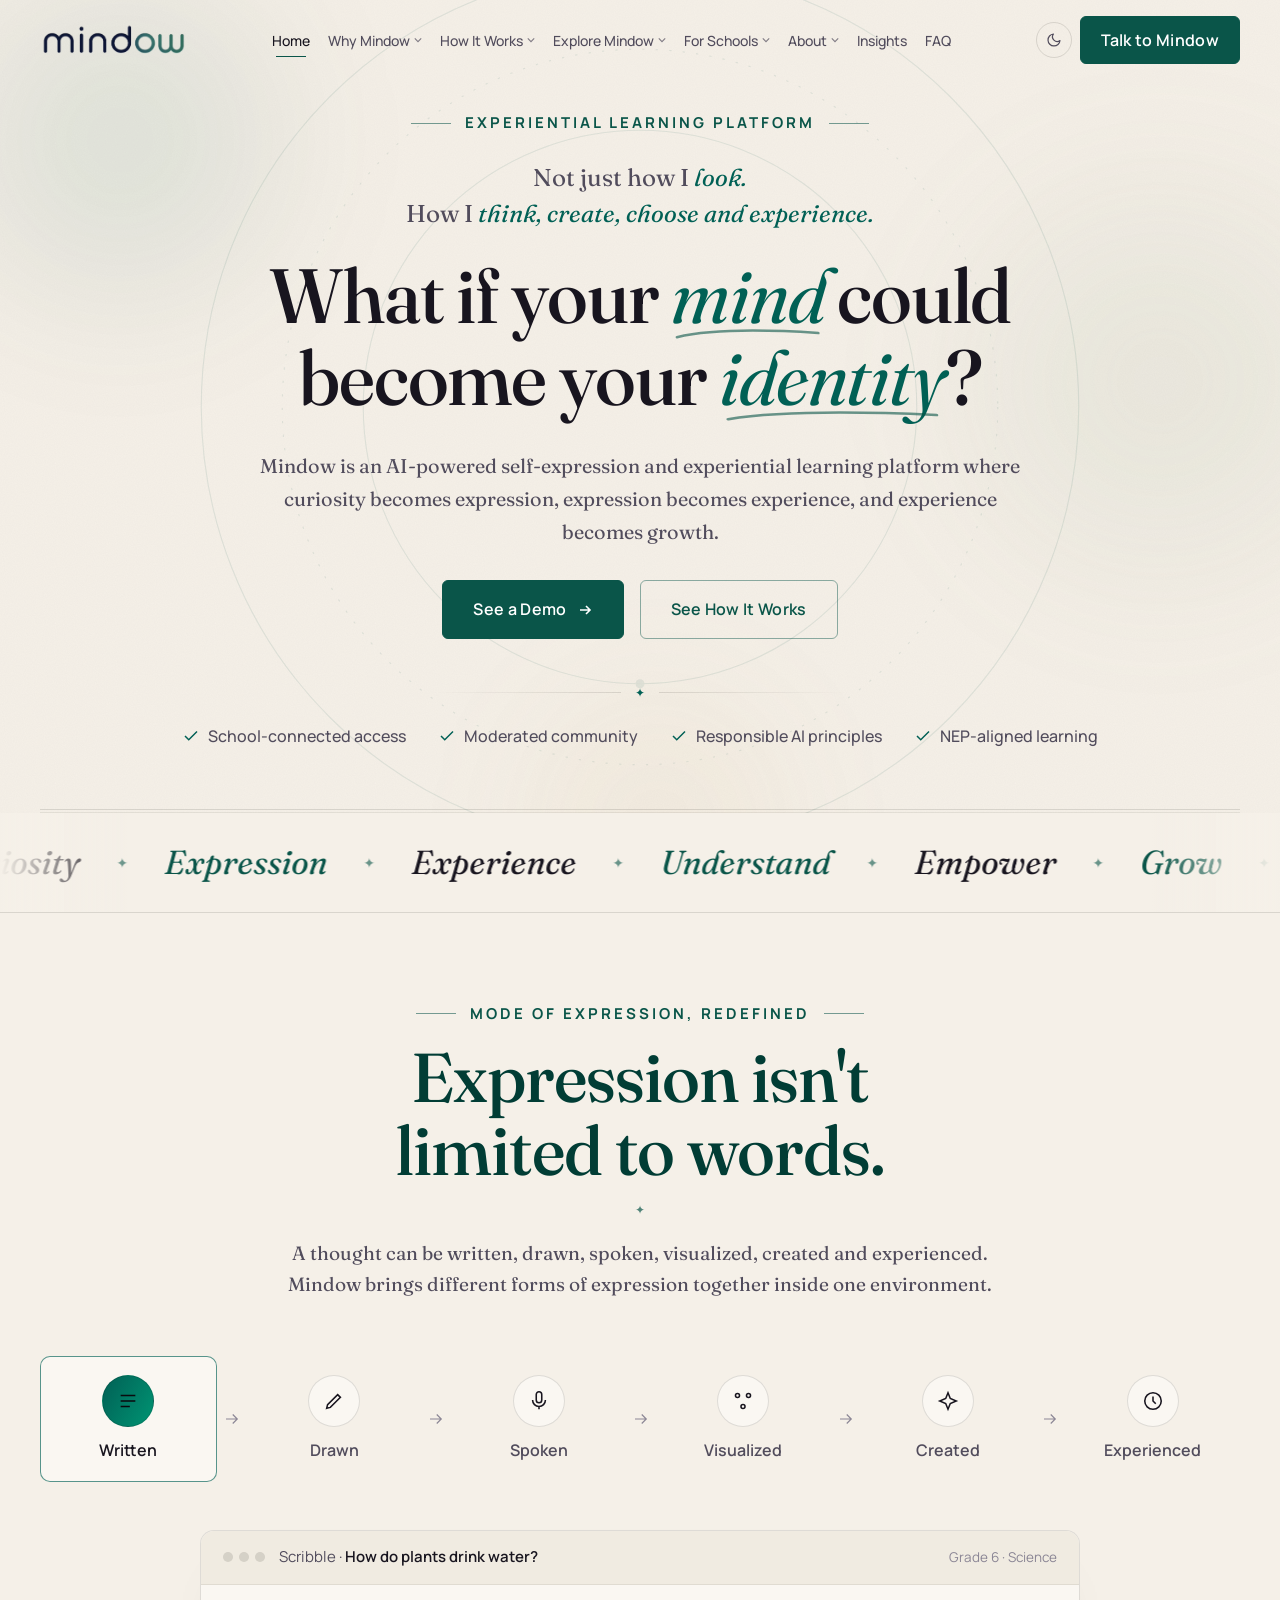
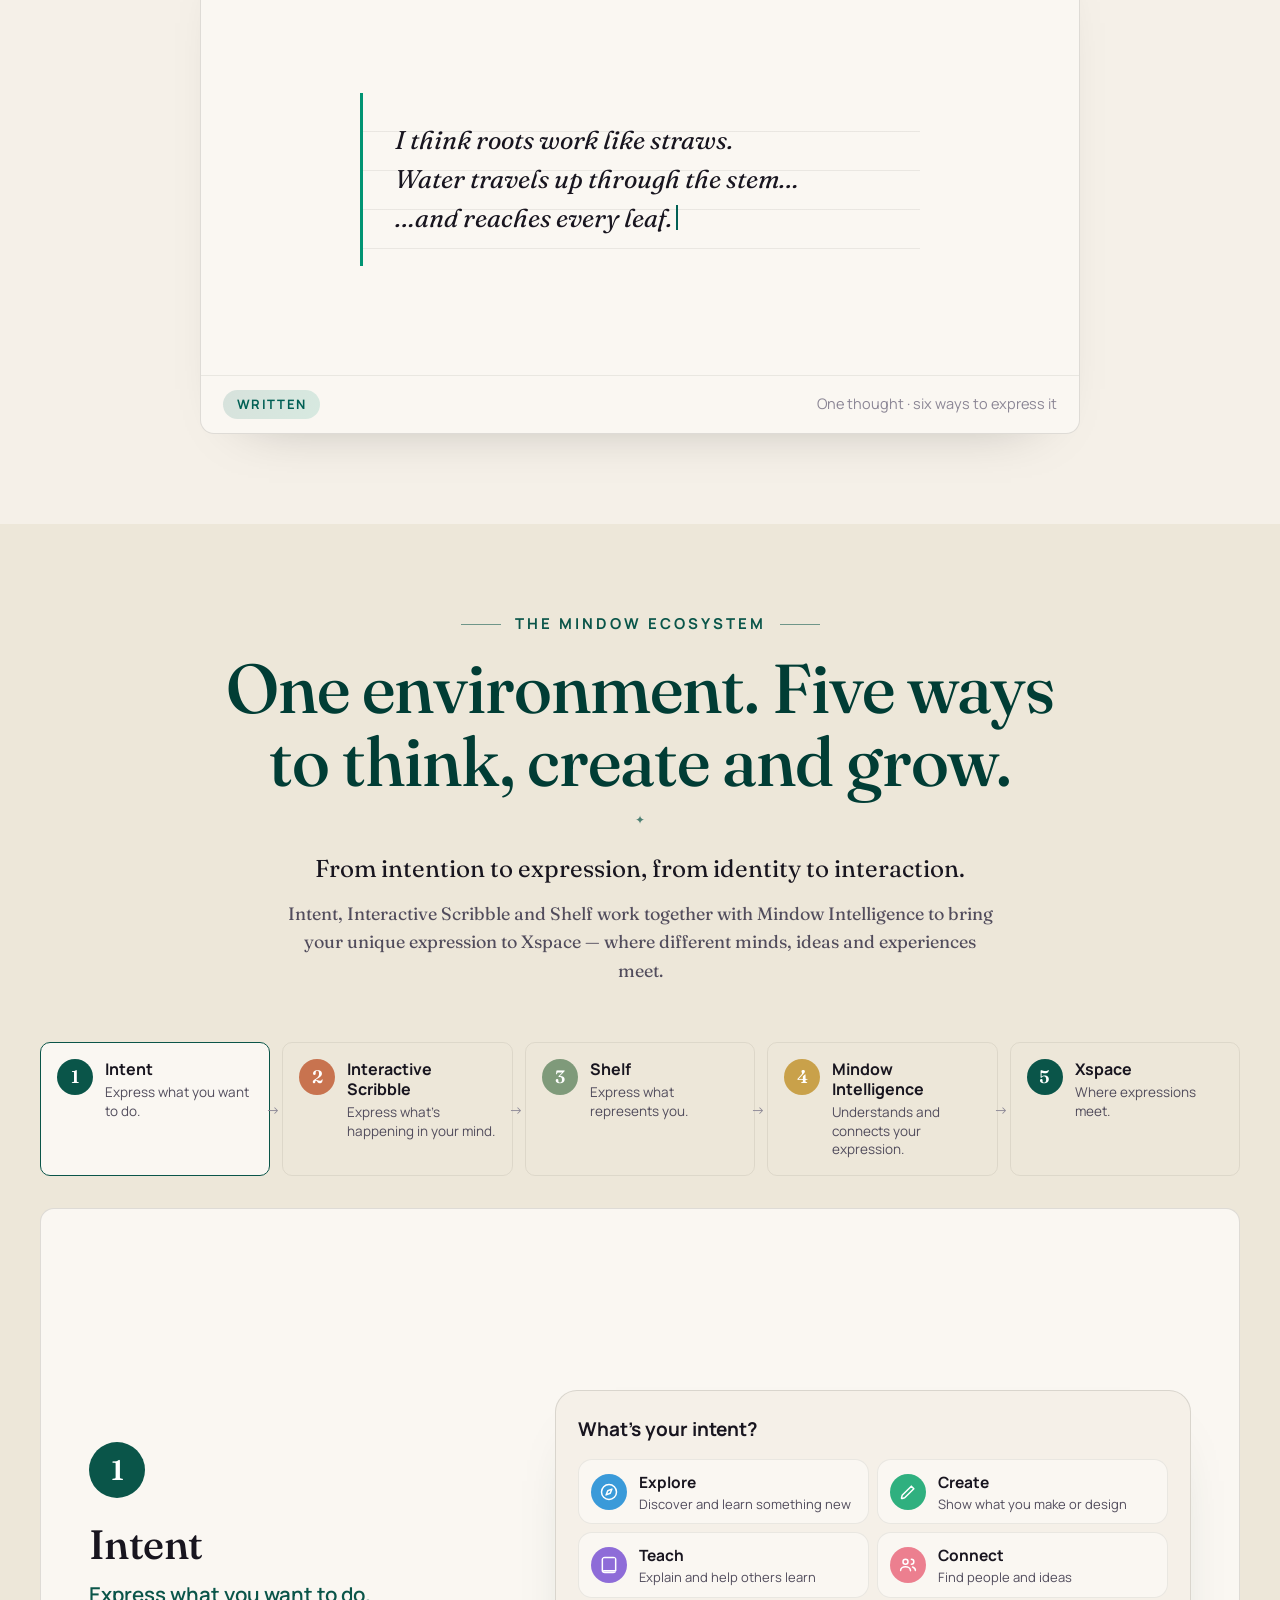
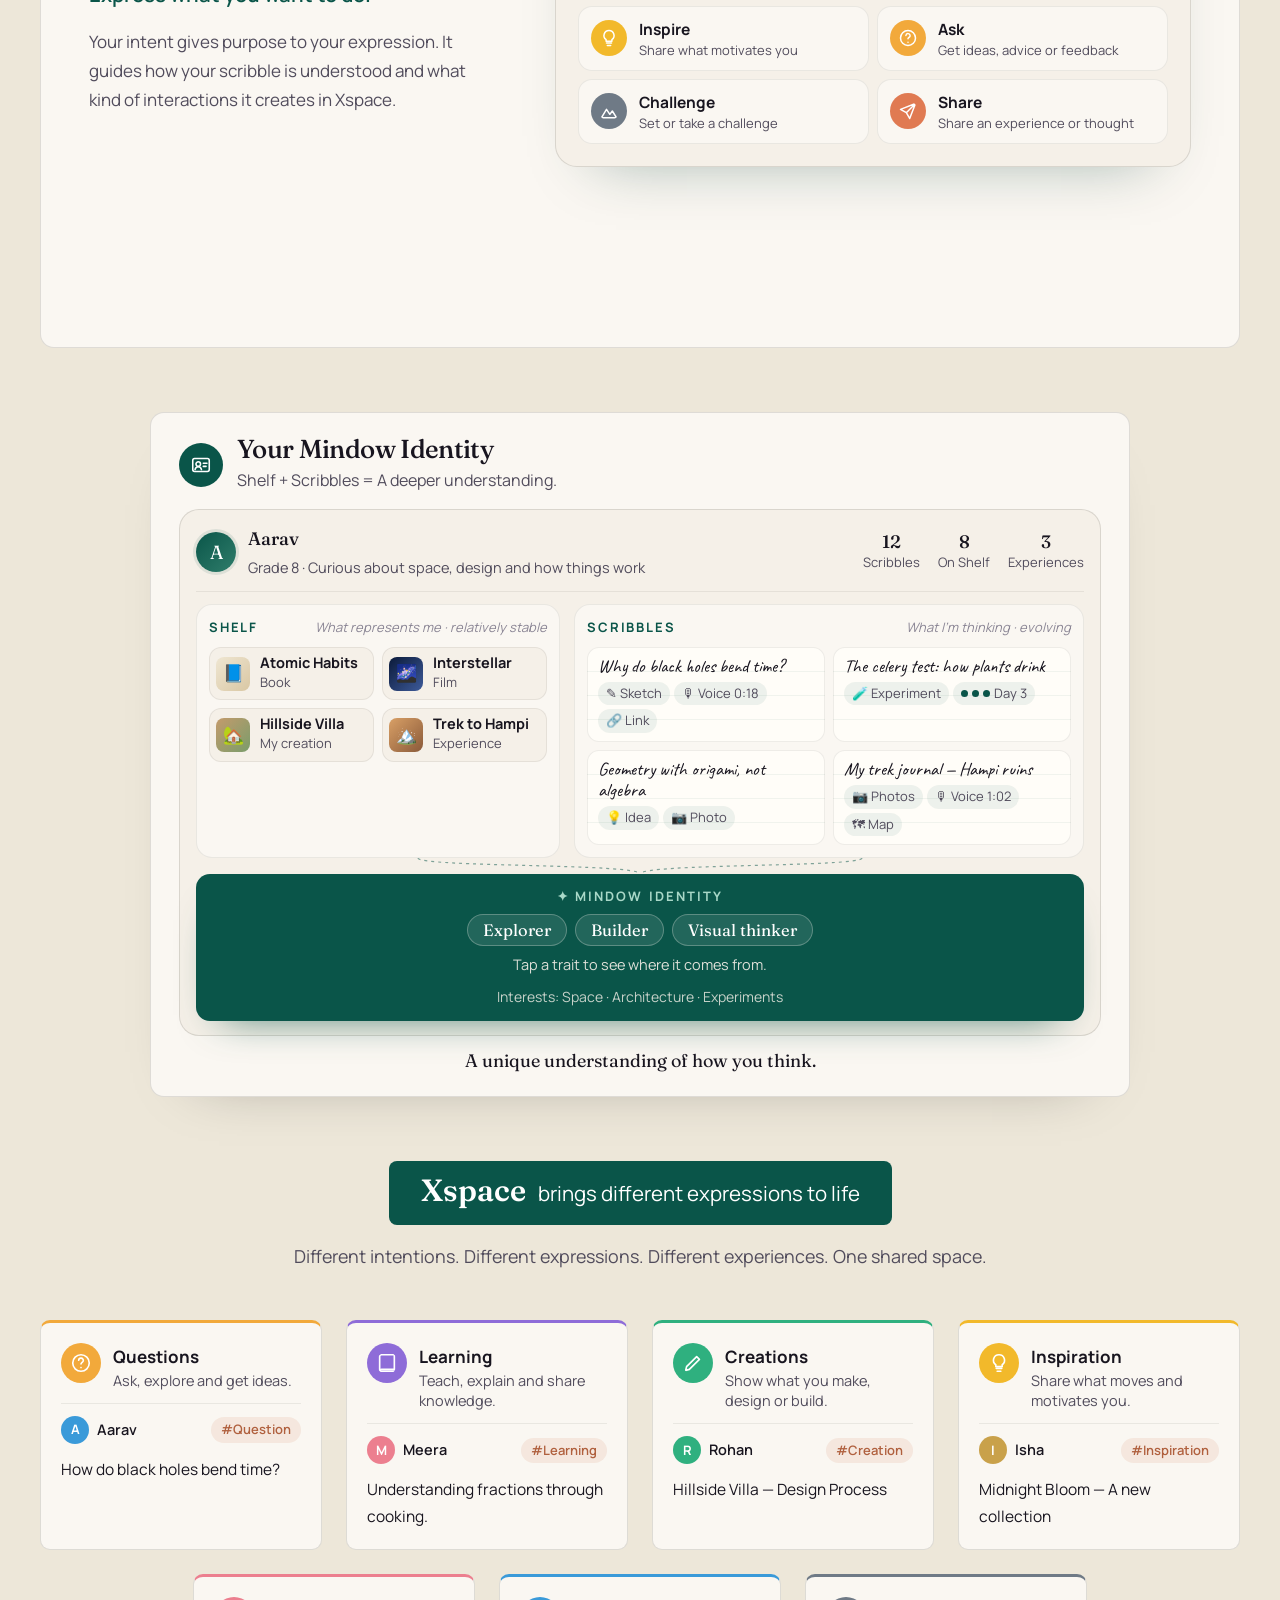
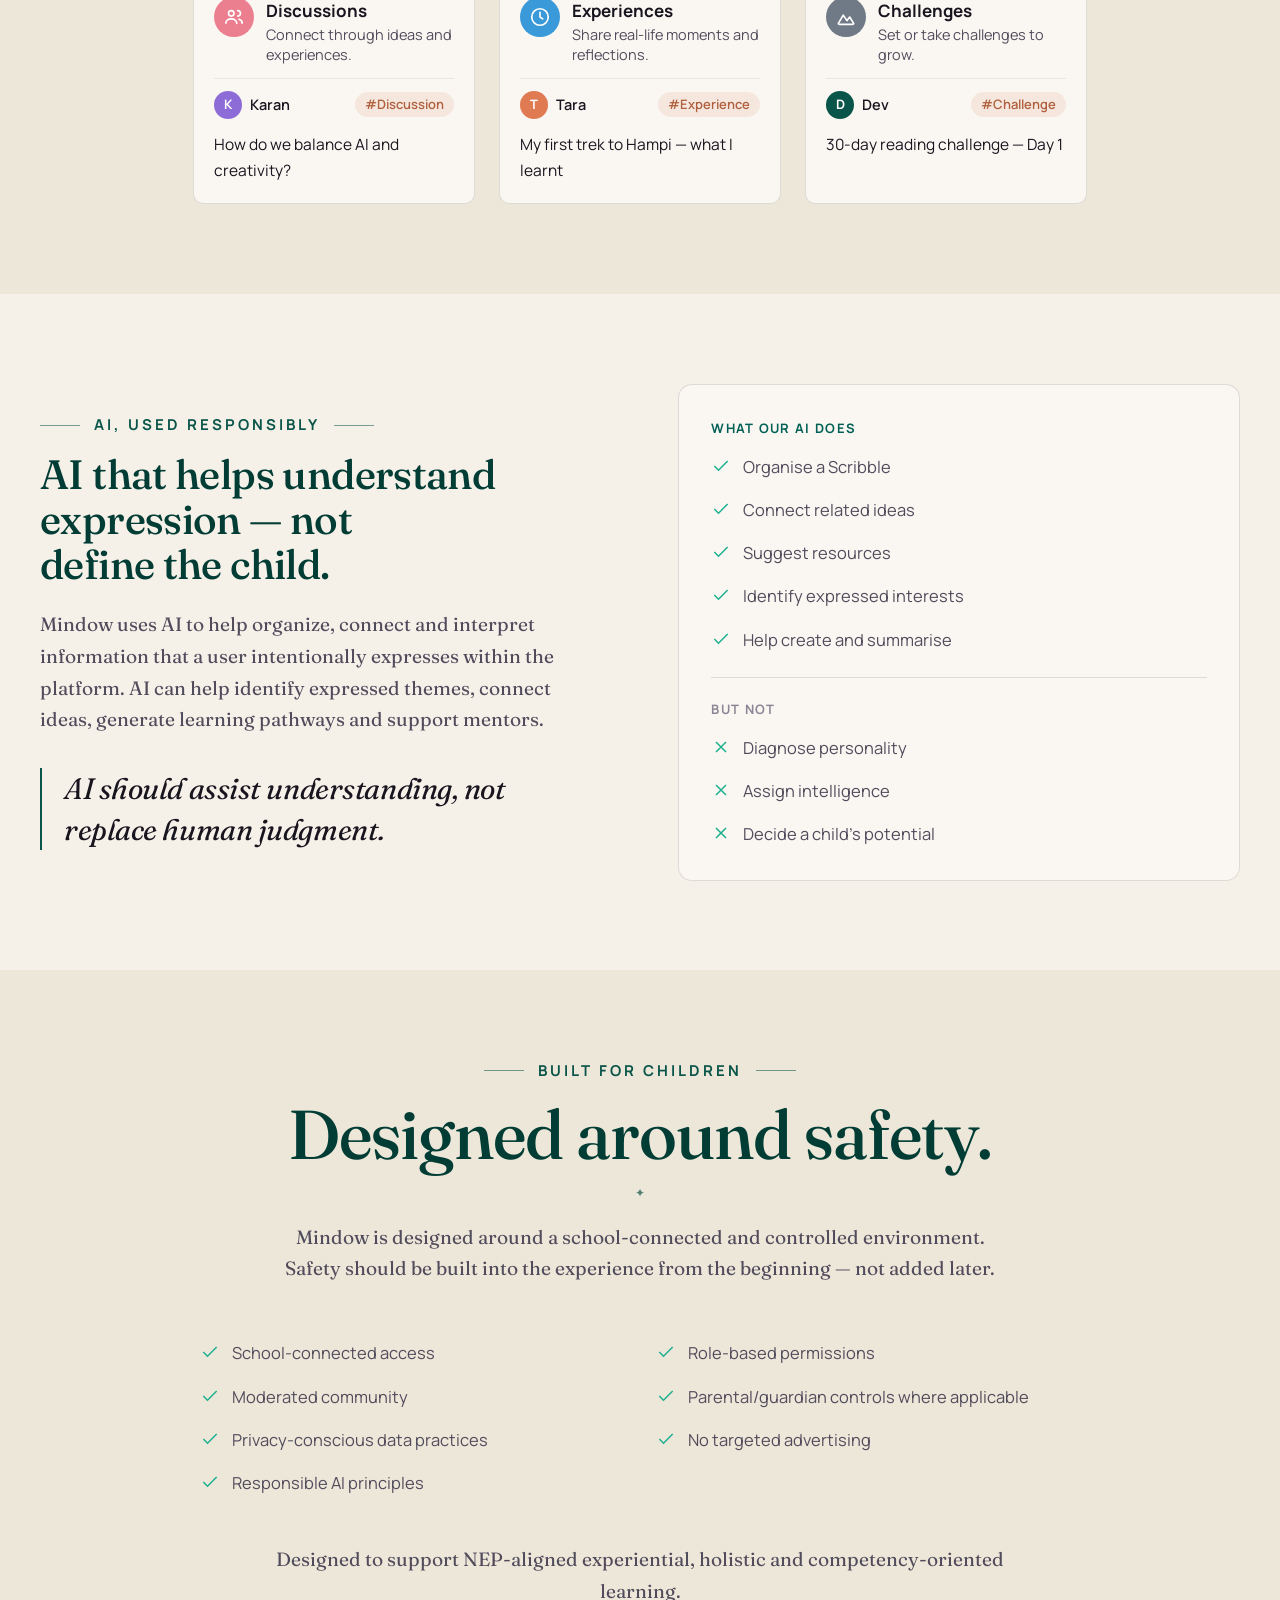
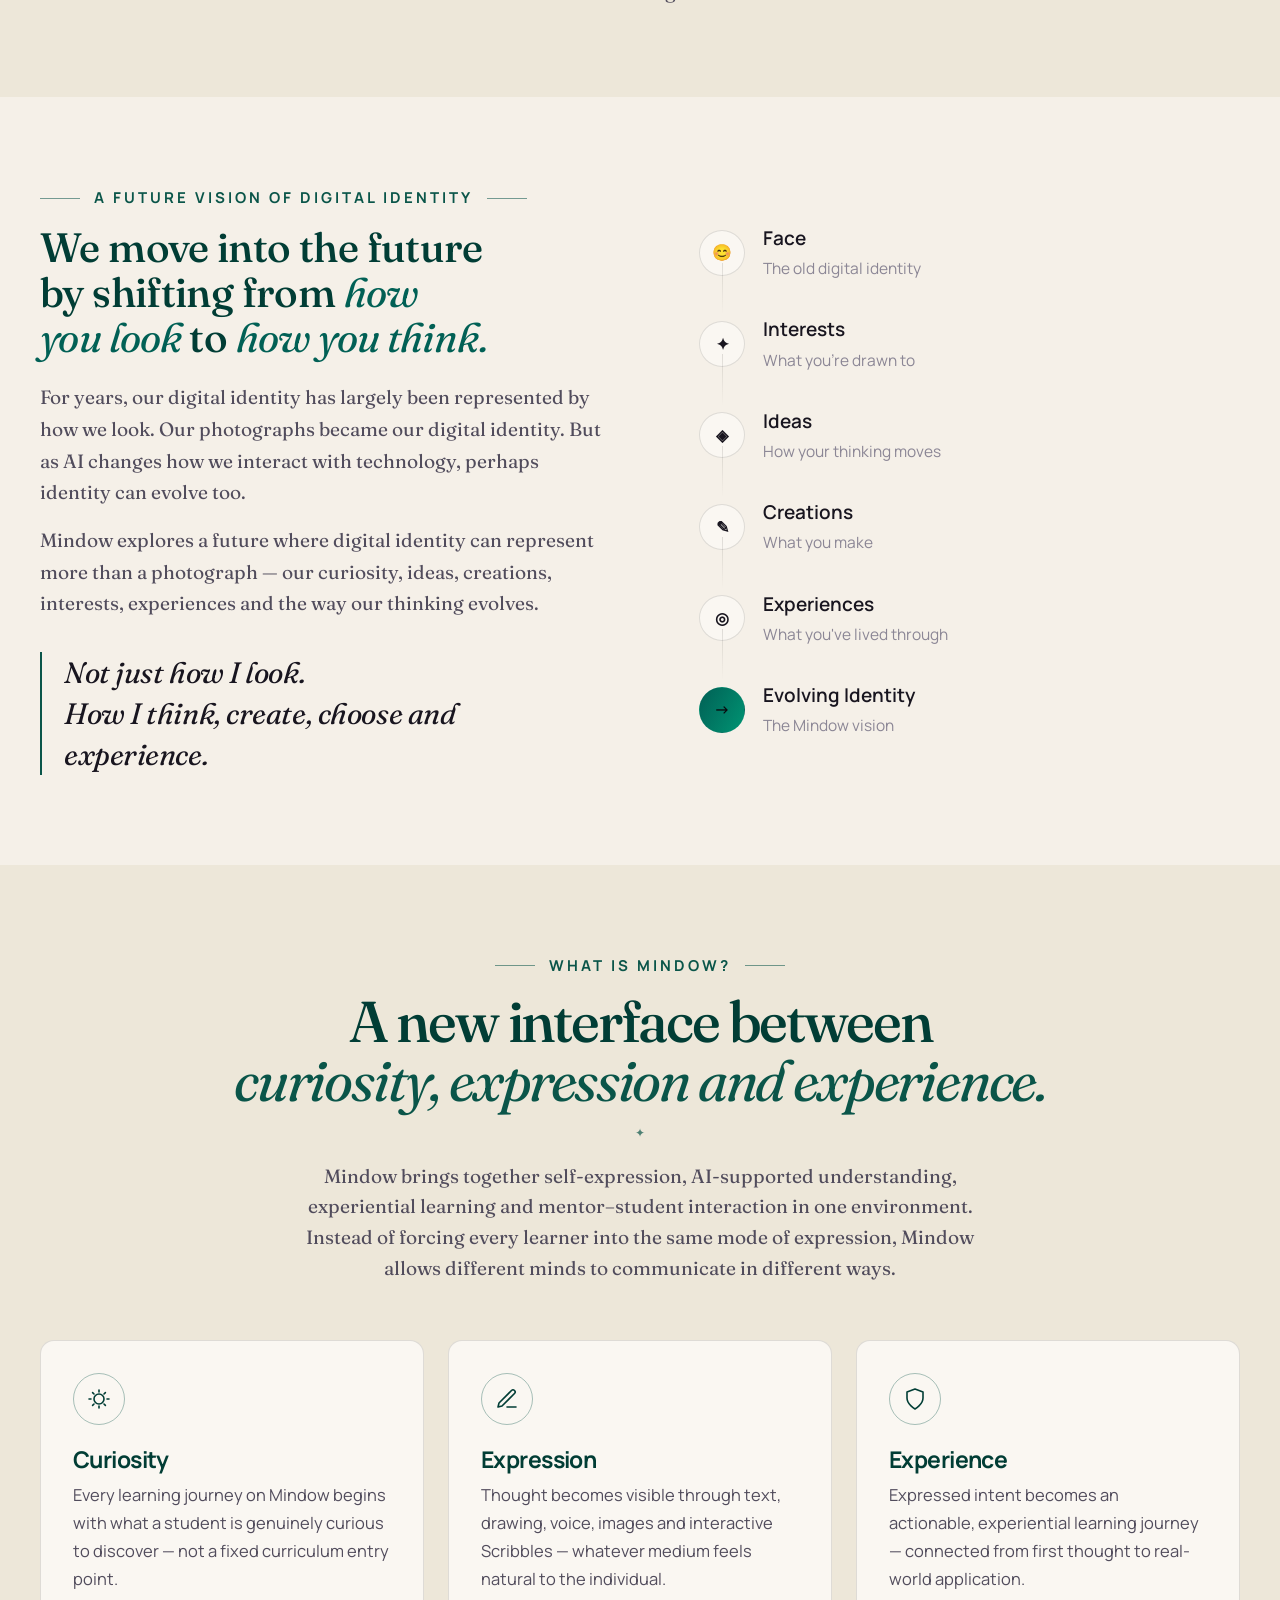
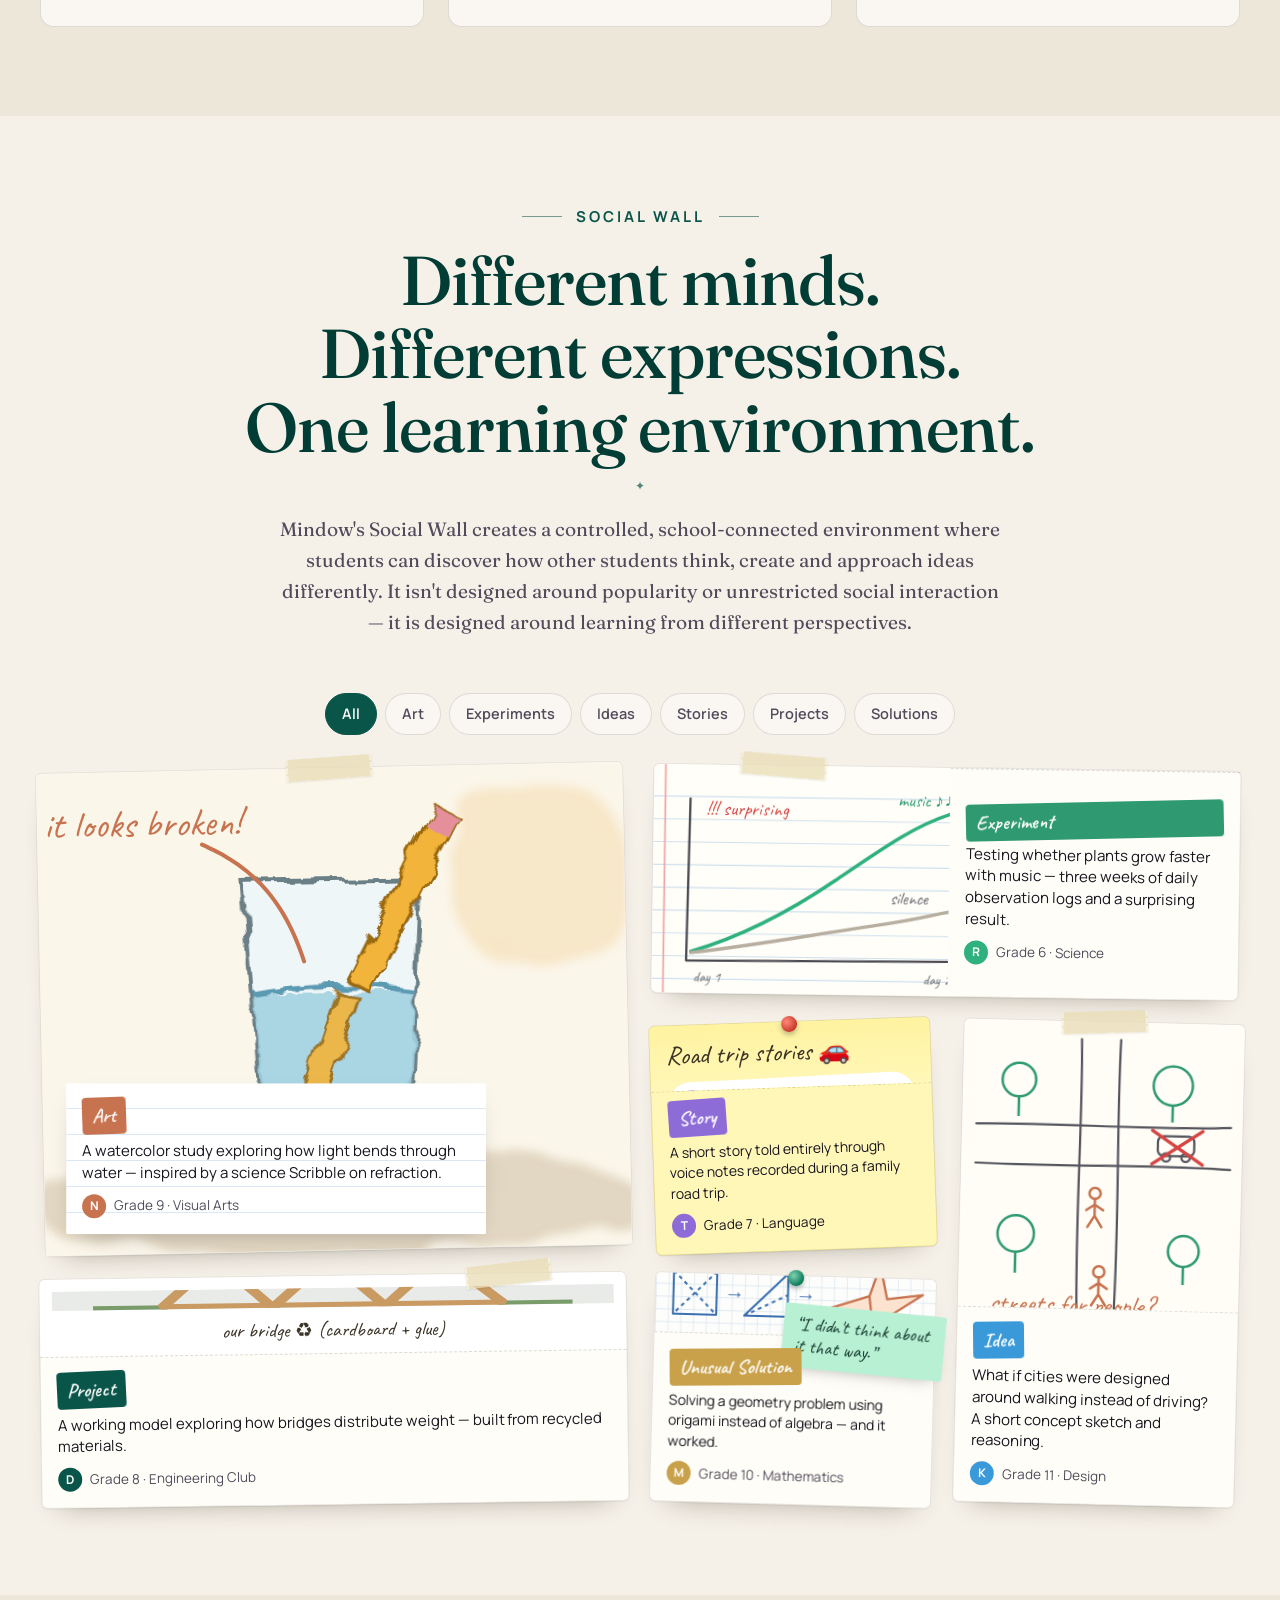
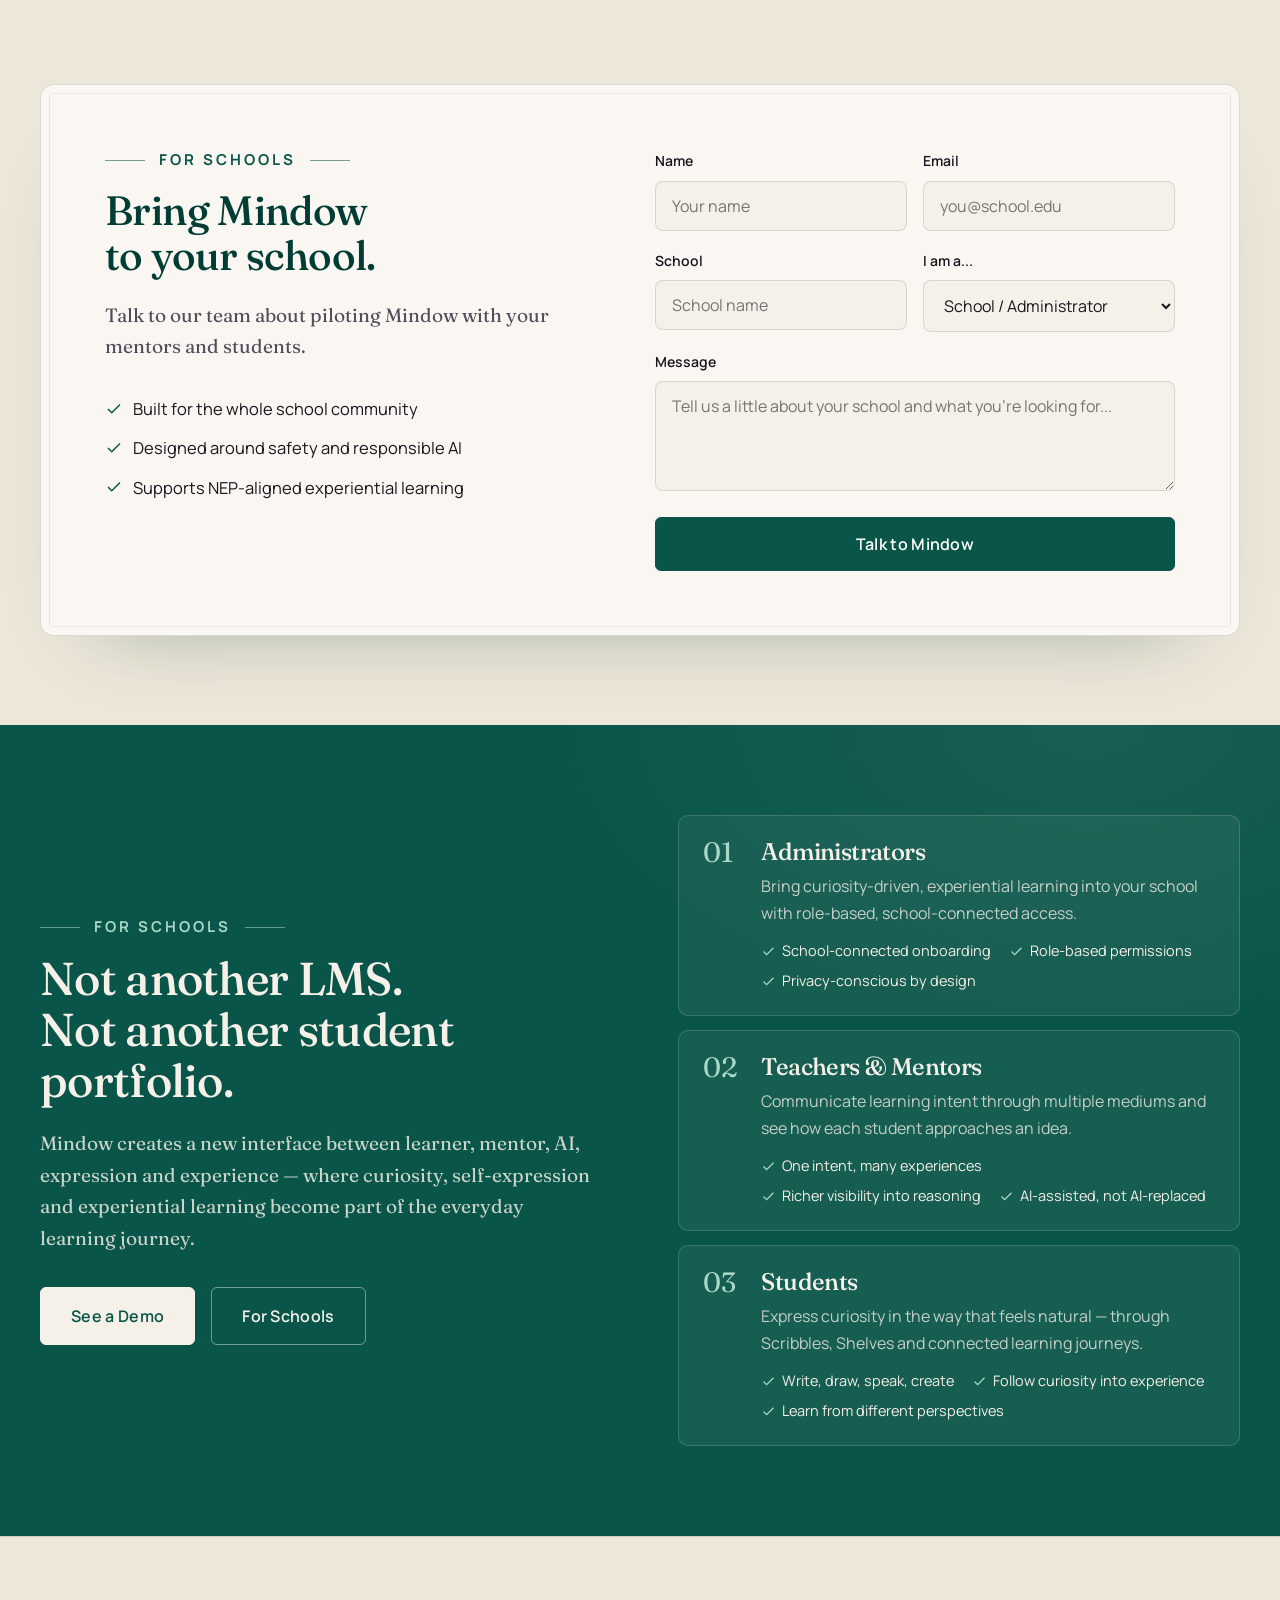
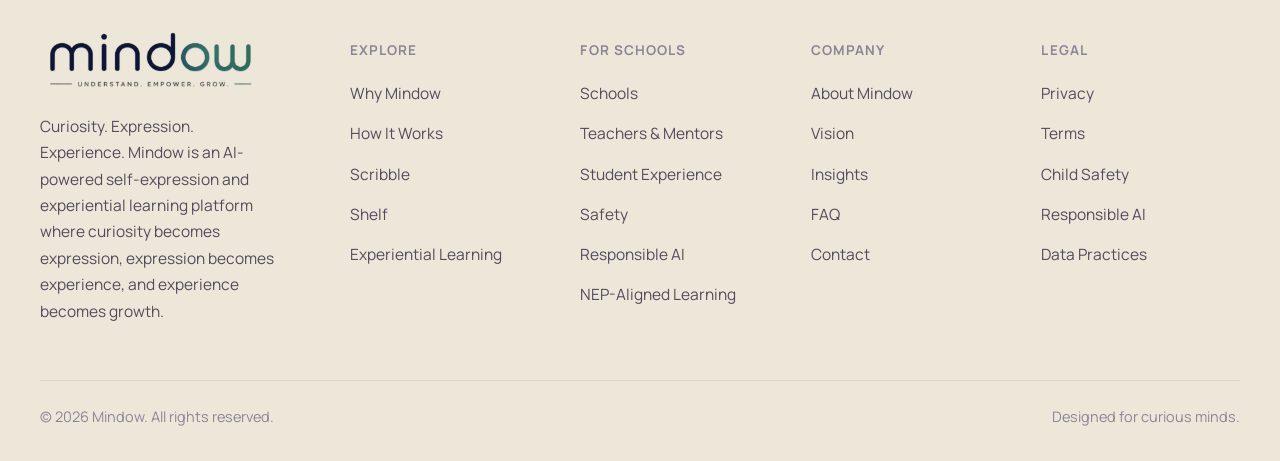
<file: index.html>
<!doctype html>
<html lang="en">
<head>
<meta charset="UTF-8">
<meta name="viewport" content="width=device-width, initial-scale=1.0">
<title>Mindow — Curiosity. Expression. Experience.</title>
<meta name="description" content="Mindow is an AI-powered self-expression and experiential learning platform where curiosity becomes expression, expression becomes experience, and experience becomes growth.">
<link rel="icon" href="data:image/svg+xml,%3Csvg xmlns='http://www.w3.org/2000/svg' viewBox='0 0 32 32'%3E%3Ccircle cx='16' cy='16' r='15' fill='%230a0a0e'/%3E%3Cpath d='M16 5v22M8 10c4 3 4 9 0 12M24 10c-4 3-4 9 0 12' stroke='%238b7cff' stroke-width='2' fill='none' stroke-linecap='round'/%3E%3C/svg%3E">
<link rel="stylesheet" href="css/style.css?v=43">
<script>(function(){try{var t=localStorage.getItem('mindow-theme');if(t==='light')document.documentElement.setAttribute('data-theme','light');}catch(e){}})();</script>
<script>document.documentElement.classList.add('js')</script>
</head>
<body>

<!-- ============================= HEADER ============================= -->
<header class="site-header">
  <div class="container nav-inner">
    <a href="index.html" class="logo">
      <img src="img/logo-mindow-wordmark.png?v=4" alt="Mindow" class="logo-img" width="690" height="160">
    </a>

    <nav class="main-nav">
      <div class="nav-item"><a href="index.html" class="nav-link active">Home</a></div>

      <div class="nav-item">
        <a href="why-mindow.html" class="nav-link">Why Mindow
          <svg class="nav-caret" viewBox="0 0 10 6" fill="none"><path d="M1 1l4 4 4-4" stroke="currentColor" stroke-width="1.4"/></svg>
        </a>
        <div class="mega">
          <a href="why-mindow.html#the-problem"><span class="mega-title">The Problem</span><span class="mega-desc">Why digital identity needs to evolve</span></a>
          <a href="why-mindow.html#curiosity"><span class="mega-title">Learning Starts With Curiosity</span><span class="mega-desc">A different starting question</span></a>
          <a href="why-mindow.html#face-to-mind"><span class="mega-title">From Face to Mind</span><span class="mega-desc">The evolution of digital identity</span></a>
          <a href="why-mindow.html#expression"><span class="mega-title">Mode of Expression, Redefined</span><span class="mega-desc">Beyond words alone</span></a>
          <a href="why-mindow.html#philosophy"><span class="mega-title">Mindow Philosophy</span><span class="mega-desc">One environment, every mind</span></a>
        </div>
      </div>

      <div class="nav-item">
        <a href="how-it-works.html" class="nav-link">How It Works
          <svg class="nav-caret" viewBox="0 0 10 6" fill="none"><path d="M1 1l4 4 4-4" stroke="currentColor" stroke-width="1.4"/></svg>
        </a>
        <div class="mega">
          <a href="how-it-works.html#scribble"><span class="mega-title">Scribble</span><span class="mega-desc">How I think & create</span></a>
          <a href="how-it-works.html#shelf"><span class="mega-title">Shelf</span><span class="mega-desc">What I choose & explore</span></a>
          <a href="how-it-works.html#intent-scribble"><span class="mega-title">Intent Interactive Scribble</span><span class="mega-desc">One idea, an entire journey</span></a>
          <!-- <a href="how-it-works.html#scribble-chain"><span class="mega-title">Scribble Chain</span><span class="mega-desc">Curiosity as a continuous loop</span></a> -->
          <a href="how-it-works.html#experiential-learning"><span class="mega-title">Experiential Learning</span><span class="mega-desc">Turning curiosity into experience</span></a>
          <a href="how-it-works.html#mentor-student"><span class="mega-title">Mentor ↔ Student</span><span class="mega-desc">A two-way interface</span></a>
          <a href="how-it-works.html#ai"><span class="mega-title">AI Understanding</span><span class="mega-desc">Assisting, never replacing judgment</span></a>
        </div>
      </div>

      <div class="nav-item">
        <a href="explore-mindow.html" class="nav-link">Explore Mindow
          <svg class="nav-caret" viewBox="0 0 10 6" fill="none"><path d="M1 1l4 4 4-4" stroke="currentColor" stroke-width="1.4"/></svg>
        </a>
        <div class="mega">
          <a href="explore-mindow.html#scribble"><span class="mega-title">Experience a Scribble</span><span class="mega-desc">Try the interactive demo</span></a>
          <a href="explore-mindow.html#shelf"><span class="mega-title">Explore a Shelf</span><span class="mega-desc">See an evolving world of interests</span></a>
          <a href="explore-mindow.html#social-wall"><span class="mega-title">Social Wall</span><span class="mega-desc">Different minds, one environment</span></a>
          <a href="explore-mindow.html#learning-journey"><span class="mega-title">Learning Journey</span><span class="mega-desc">The full Mindow path</span></a>
          <a href="explore-mindow.html#loop"><span class="mega-title">Mindow Learning Loop</span><span class="mega-desc">The signature product loop</span></a>
        </div>
      </div>

      <div class="nav-item">
        <a href="for-schools.html" class="nav-link">For Schools
          <svg class="nav-caret" viewBox="0 0 10 6" fill="none"><path d="M1 1l4 4 4-4" stroke="currentColor" stroke-width="1.4"/></svg>
        </a>
        <div class="mega">
          <a href="for-schools.html#overview"><span class="mega-title">For Schools</span><span class="mega-desc">A new interface, not another LMS</span></a>
          <a href="for-schools.html#mentors"><span class="mega-title">Teachers & Mentors</span><span class="mega-desc">New ways to communicate intent</span></a>
          <a href="for-schools.html#students"><span class="mega-title">Student Experience</span><span class="mega-desc">Express, create, explore</span></a>
          <a href="for-schools.html#experiential-learning"><span class="mega-title">Experiential Learning</span><span class="mega-desc">Connected, not disconnected</span></a>
          <a href="for-schools.html#safety"><span class="mega-title">Safety & Responsible AI</span><span class="mega-desc">Built in from the beginning</span></a>
          <a href="for-schools.html#nep"><span class="mega-title">NEP-Aligned Learning</span><span class="mega-desc">Experiential, holistic, competency-based</span></a>
        </div>
      </div>

      <div class="nav-item">
        <a href="about.html" class="nav-link">About
          <svg class="nav-caret" viewBox="0 0 10 6" fill="none"><path d="M1 1l4 4 4-4" stroke="currentColor" stroke-width="1.4"/></svg>
        </a>
        <div class="mega">
          <a href="about.html#about"><span class="mega-title">About Mindow</span><span class="mega-desc">Who we are</span></a>
          <a href="about.html#vision"><span class="mega-title">Vision</span><span class="mega-desc">Where we're headed</span></a>
          <a href="about.html#philosophy"><span class="mega-title">Philosophy</span><span class="mega-desc">The idea behind the product</span></a>
          <a href="about.html#future-identity"><span class="mega-title">The Future of Digital Identity</span><span class="mega-desc">More than a photograph</span></a>
          <a href="about.html#contact"><span class="mega-title">Contact</span><span class="mega-desc">Talk to Mindow</span></a>
        </div>
      </div>

      <div class="nav-item"><a href="insights.html" class="nav-link">Insights</a></div>
      <div class="nav-item"><a href="faq.html" class="nav-link">FAQ</a></div>
    </nav>

    <div class="nav-right">
      <button class="theme-toggle" aria-label="Toggle light and dark theme" type="button">
        <svg class="icon-sun" viewBox="0 0 24 24" fill="none" stroke="currentColor" stroke-width="1.8"><circle cx="12" cy="12" r="4"/><path d="M12 2v2M12 20v2M4.9 4.9l1.4 1.4M17.7 17.7l1.4 1.4M2 12h2M20 12h2M4.9 19.1l1.4-1.4M17.7 6.3l1.4-1.4" stroke-linecap="round"/></svg>
        <svg class="icon-moon" viewBox="0 0 24 24" fill="none" stroke="currentColor" stroke-width="1.8"><path d="M21 12.79A9 9 0 1111.21 3 7 7 0 0021 12.79z" stroke-linecap="round" stroke-linejoin="round"/></svg>
      </button>
      <a href="index.html#demo" class="btn btn-primary btn-sm">Talk to Mindow</a>
      <button class="nav-toggle" aria-label="Open menu"><span></span><span></span><span></span></button>
    </div>
  </div>
</header>

<div class="mobile-panel">
  <a href="index.html" style="font-family:'Fraunces',serif;font-size:19px;display:block;padding:16px 0;border-bottom:1px solid var(--border-soft);">Home</a>
  <details class="mobile-group">
    <summary>Why Mindow<span>+</span></summary>
    <ul>
      <li><a href="why-mindow.html#the-problem">The Problem</a></li>
      <li><a href="why-mindow.html#curiosity">Learning Starts With Curiosity</a></li>
      <li><a href="why-mindow.html#face-to-mind">From Face to Mind</a></li>
      <li><a href="why-mindow.html#expression">Mode of Expression, Redefined</a></li>
      <li><a href="why-mindow.html#philosophy">Mindow Philosophy</a></li>
    </ul>
  </details>
  <details class="mobile-group">
    <summary>How It Works <span>+</span></summary>
    <ul>
      <li><a href="how-it-works.html#scribble">Scribble</a></li>
      <li><a href="how-it-works.html#shelf">Shelf</a></li>
      <li><a href="how-it-works.html#intent-scribble">Intent Interactive Scribble</a></li>
      <!-- <li><a href="how-it-works.html#scribble-chain">Scribble Chain</a></li> -->
      <li><a href="how-it-works.html#mentor-student">Mentor ↔ Student</a></li>
    </ul>
  </details>
  <details class="mobile-group">
    <summary>Explore Mindow <span>+</span></summary>
    <ul>
      <li><a href="explore-mindow.html#scribble">Experience a Scribble</a></li>
      <li><a href="explore-mindow.html#shelf">Explore a Shelf</a></li>
      <li><a href="explore-mindow.html#social-wall">Social Wall</a></li>
      <li><a href="explore-mindow.html#loop">Mindow Learning Loop</a></li>
    </ul>
  </details>
  <details class="mobile-group">
    <summary>For Schools <span>+</span></summary>
    <ul>
      <li><a href="for-schools.html#overview">For Schools</a></li>
      <li><a href="for-schools.html#mentors">Teachers & Mentors</a></li>
      <li><a href="for-schools.html#students">Student Experience</a></li>
      <li><a href="for-schools.html#safety">Safety & Responsible AI</a></li>
      <li><a href="for-schools.html#nep">NEP-Aligned Learning</a></li>
    </ul>
  </details>
  <details class="mobile-group">
    <summary>About <span>+</span></summary>
    <ul>
      <li><a href="about.html#about">About Mindow</a></li>
      <li><a href="about.html#vision">Vision</a></li>
      <li><a href="about.html#future-identity">Future of Digital Identity</a></li>
      <li><a href="about.html#contact">Contact</a></li>
    </ul>
  </details>
  <a href="insights.html" style="font-family:'Fraunces',serif;font-size:19px;display:block;padding:16px 0;border-bottom:1px solid var(--border-soft);">Insights</a>
  <a href="faq.html" style="font-family:'Fraunces',serif;font-size:19px;display:block;padding:16px 0;border-bottom:1px solid var(--border-soft);">FAQ</a>
  <div class="mobile-cta">
    <a href="index.html#demo" class="btn btn-primary">Talk to Mindow</a>
    <a href="explore-mindow.html" class="btn btn-ghost">Experience Mindow</a>
  </div>
</div>

<main>

<!-- ============================= SECTION 01 — HERO ============================= -->
<section class="hero hero--text">
  <div class="bg-glow"></div>
  <!-- living background: drifting washes + slow rotating rings -->
  <div class="hero-art" aria-hidden="true">
    <span class="wash wash-1"></span>
    <span class="wash wash-2"></span>
    <span class="wash wash-3"></span>
    <svg class="hero-rings" viewBox="0 0 800 800">
      <circle cx="400" cy="400" r="390"/>
      <circle cx="400" cy="400" r="318" class="dash"/>
      <circle cx="400" cy="400" r="246"/>
      <circle cx="400" cy="10" r="5" class="orb"/>
      <circle cx="400" cy="646" r="4" class="orb"/>
    </svg>
  </div>
  <div class="container hero-grid">
    <div class="hero-copy">
      <div class="eyebrow">Experiential Learning Platform</div>
      <p class="hero-premessage">Not just how I <span class="hl">look.</span><br>How I <span class="hl">think, create, choose and experience.</span></p>
      <h1>What if your <span class="hl">mind</span> could become your <span class="hl">identity</span>?</h1>
      <p class="lede">Mindow is an AI-powered self-expression and experiential learning platform where curiosity becomes expression, expression becomes experience, and experience becomes growth.</p>
      <p class="hero-support">Every mind thinks differently. Every person expresses differently. Mindow creates an environment where thoughts, ideas, choices and experiences can become part of an evolving learning journey.</p>
      <div class="btn-row">
        <a href="#demo" class="btn btn-primary">See a Demo <svg class="arrow" width="16" height="16" viewBox="0 0 16 16" fill="none"><path d="M3 8h10M9 4l4 4-4 4" stroke="currentColor" stroke-width="1.6"/></svg></a>
        <a href="how-it-works.html" class="btn btn-ghost">See How It Works</a>
      </div>
      <div class="hero-ornament" aria-hidden="true"><span>✦</span></div>
      <ul class="hero-trust">
        <li><svg viewBox="0 0 24 24" fill="none" stroke-width="2"><path d="M20 6L9 17l-5-5"/></svg>School-connected access</li>
        <li><svg viewBox="0 0 24 24" fill="none" stroke-width="2"><path d="M20 6L9 17l-5-5"/></svg>Moderated community</li>
        <li><svg viewBox="0 0 24 24" fill="none" stroke-width="2"><path d="M20 6L9 17l-5-5"/></svg>Responsible AI principles</li>
        <li><svg viewBox="0 0 24 24" fill="none" stroke-width="2"><path d="M20 6L9 17l-5-5"/></svg>NEP-aligned learning</li>
      </ul>
    </div>

    <!-- DISABLED: hero identity diagram — client wants a text-only hero; kept for future use (delete this wrapper to restore)
    <div data-reveal data-reveal-delay="2">
      <div class="identity-loop">
        <div class="ring"></div>
        <div class="ring ring-2"></div>
        <div class="core">
          <svg class="core-face" viewBox="0 0 24 24" fill="none" stroke="#f4f1ec" stroke-width="1.2">
            <circle cx="12" cy="9" r="4"/>
            <path d="M4 21c1.5-4.5 5-6 8-6s6.5 1.5 8 6"/>
          </svg>
        </div>
        <div class="node" style="background:linear-gradient(120deg,#8b7cff33,transparent)">Curiosities</div>
        <div class="node">Ideas</div>
        <div class="node">Scribbles</div>
        <div class="node">Shelf</div>
        <div class="node">Experiences</div>
        <div class="node">Projects</div>
        <div class="node">Perspectives</div>
      </div>
    </div>
    END DISABLED: hero identity diagram -->
  </div>
</section>

<!-- keyword ribbon (decorative; same words as the closing CTA) -->
<div class="marquee" aria-hidden="true">
  <div class="marquee-track">
    <span>Curiosity</span><i>✦</i><span>Expression</span><i>✦</i><span>Experience</span><i>✦</i><span>Understand</span><i>✦</i><span>Empower</span><i>✦</i><span>Grow</span><i>✦</i>
    <span>Curiosity</span><i>✦</i><span>Expression</span><i>✦</i><span>Experience</span><i>✦</i><span>Understand</span><i>✦</i><span>Empower</span><i>✦</i><span>Grow</span><i>✦</i>
  </div>
</div>

<!-- ============================= SECTION 03 — MODE OF EXPRESSION (from Why Mindow page) ============================= -->
<section class="section" id="expression">
  <div class="container">
    <div class="section-head center">
      <div class="eyebrow">Mode of Expression, Redefined</div>
      <h2 class="section-title">Expression isn't limited to words.</h2>
      <p>A thought can be written, drawn, spoken, visualized, created and experienced. Mindow brings different forms of expression together inside one environment.</p>
    </div>
    <div class="stepper" data-reveal>
      <div class="stepper-step"><div class="stepper-icon"><svg width="18" height="18" viewBox="0 0 24 24" fill="none" stroke="currentColor" stroke-width="1.7"><path d="M4 6h16M4 12h16M4 18h10"/></svg></div><span>Written</span></div>
      <div class="stepper-arrow"><svg width="18" height="18" viewBox="0 0 24 24" fill="none"><path d="M4 12h14M13 6l6 6-6 6" stroke="currentColor" stroke-width="1.6"/></svg></div>
      <div class="stepper-step"><div class="stepper-icon"><svg width="18" height="18" viewBox="0 0 24 24" fill="none" stroke="currentColor" stroke-width="1.7"><path d="M4 20l4-1 11-11-3-3L5 16z"/></svg></div><span>Drawn</span></div>
      <div class="stepper-arrow"><svg width="18" height="18" viewBox="0 0 24 24" fill="none"><path d="M4 12h14M13 6l6 6-6 6" stroke="currentColor" stroke-width="1.6"/></svg></div>
      <div class="stepper-step"><div class="stepper-icon"><svg width="18" height="18" viewBox="0 0 24 24" fill="none" stroke="currentColor" stroke-width="1.7"><rect x="9" y="2" width="6" height="12" rx="3"/><path d="M5 11a7 7 0 0014 0M12 18v3"/></svg></div><span>Spoken</span></div>
      <div class="stepper-arrow"><svg width="18" height="18" viewBox="0 0 24 24" fill="none"><path d="M4 12h14M13 6l6 6-6 6" stroke="currentColor" stroke-width="1.6"/></svg></div>
      <div class="stepper-step"><div class="stepper-icon"><svg width="18" height="18" viewBox="0 0 24 24" fill="none" stroke="currentColor" stroke-width="1.7"><circle cx="6" cy="6" r="2.2"/><circle cx="18" cy="6" r="2.2"/><circle cx="12" cy="18" r="2.2"/></svg></div><span>Visualized</span></div>
      <div class="stepper-arrow"><svg width="18" height="18" viewBox="0 0 24 24" fill="none"><path d="M4 12h14M13 6l6 6-6 6" stroke="currentColor" stroke-width="1.6"/></svg></div>
      <div class="stepper-step"><div class="stepper-icon"><svg width="18" height="18" viewBox="0 0 24 24" fill="none" stroke="currentColor" stroke-width="1.7"><path d="M12 3l2.5 6.2L21 12l-6.5 2.8L12 21l-2.5-6.2L3 12l6.5-2.8z"/></svg></div><span>Created</span></div>
      <div class="stepper-arrow"><svg width="18" height="18" viewBox="0 0 24 24" fill="none"><path d="M4 12h14M13 6l6 6-6 6" stroke="currentColor" stroke-width="1.6"/></svg></div>
      <div class="stepper-step"><div class="stepper-icon"><svg width="18" height="18" viewBox="0 0 24 24" fill="none" stroke="currentColor" stroke-width="1.7"><circle cx="12" cy="12" r="9"/><path d="M12 7v5l3 3"/></svg></div><span>Experienced</span></div>
    </div>

    <!-- Visual demo: one thought, expressed six ways (synced with the stepper above) -->
    <div class="mode-demo" data-reveal>
      <div class="md-bar">
        <span class="md-dots" aria-hidden="true"><i></i><i></i><i></i></span>
        <span class="md-title">Scribble · <b>How do plants drink water?</b></span>
        <span class="md-meta">Grade 6 · Science</span>
      </div>

      <div class="md-stage" aria-live="polite">

        <!-- 1 Written -->
        <div class="md-panel" data-mode="Written">
          <div class="md-note">
            <p class="md-note-line">I think roots work like straws.</p>
            <p class="md-note-line">Water travels up through the stem…</p>
            <p class="md-note-line">…and reaches every leaf.<span class="md-caret"></span></p>
          </div>
        </div>

        <!-- 2 Drawn -->
        <div class="md-panel" data-mode="Drawn">
          <svg class="md-draw" viewBox="0 0 320 210" fill="none" stroke-linecap="round" stroke-linejoin="round">
            <path class="md-ground" d="M40 132 H280"/>
            <path class="md-ink" d="M160 132 C160 104 158 84 160 52"/>
            <path class="md-ink" d="M160 86 C140 78 128 66 122 48 C142 52 155 64 160 86"/>
            <path class="md-ink" d="M160 68 C178 58 190 46 196 30 C176 34 165 48 160 68"/>
            <path class="md-ink md-root" d="M160 132 C150 152 138 164 124 180"/>
            <path class="md-ink md-root" d="M160 132 C162 156 163 168 160 190"/>
            <path class="md-ink md-root" d="M160 132 C172 152 184 162 198 176"/>
            <path class="md-flow" d="M172 178 C170 150 168 120 170 70"/>
            <path class="md-flow" d="M168 72 l2 -8 l4 7"/>
            <text class="md-hand" x="210" y="120">water goes up!</text>
            <text class="md-hand" x="44" y="186">roots = straws?</text>
          </svg>
        </div>

        <!-- 3 Spoken -->
        <div class="md-panel" data-mode="Spoken">
          <div class="md-voice">
            <span class="md-play" aria-hidden="true"><svg viewBox="0 0 24 24"><path d="M8 5v14l11-7z"/></svg></span>
            <span class="md-wave" aria-hidden="true"><i></i><i></i><i></i><i></i><i></i><i></i><i></i><i></i><i></i><i></i><i></i><i></i><i></i><i></i><i></i><i></i><i></i><i></i><i></i><i></i><i></i><i></i><i></i><i></i><i></i><i></i><i></i><i></i><i></i><i></i><i></i><i></i></span>
            <span class="md-time">0:18</span>
          </div>
          <p class="md-transcript">“So my idea is… the roots pull water up like a straw, all the way to the leaves.”</p>
        </div>

        <!-- 4 Visualized -->
        <div class="md-panel" data-mode="Visualized">
          <svg class="md-map" viewBox="0 0 520 220">
            <path class="md-link" d="M260 110 L110 52"/>
            <path class="md-link" d="M260 110 L110 168"/>
            <path class="md-link" d="M260 110 L410 52"/>
            <path class="md-link" d="M260 110 L410 168"/>
            <g class="md-node md-node--core"><rect x="175" y="88" width="170" height="44" rx="22"/><text x="260" y="116">Plants drink</text></g>
            <g class="md-node"><rect x="50" y="32" width="120" height="40" rx="20"/><text x="110" y="58">Roots</text></g>
            <g class="md-node"><rect x="50" y="148" width="120" height="40" rx="20"/><text x="110" y="174">Stem</text></g>
            <g class="md-node"><rect x="350" y="32" width="120" height="40" rx="20"/><text x="410" y="58">Leaves</text></g>
            <g class="md-node"><rect x="350" y="148" width="120" height="40" rx="20"/><text x="410" y="174">Sunlight</text></g>
          </svg>
        </div>

        <!-- 5 Created -->
        <div class="md-panel" data-mode="Created">
          <div class="md-make">
            <svg class="md-glass" viewBox="0 0 120 160" fill="none" stroke-linecap="round">
              <path class="md-water" d="M24 92 H96 L90 150 H30 Z"/>
              <path class="md-glass-edge" d="M20 40 L30 150 H90 L100 40"/>
              <path class="md-celery" d="M58 150 C56 110 54 70 50 22"/>
              <path class="md-celery" d="M64 150 C64 110 66 70 70 26"/>
              <path class="md-leaf" d="M50 22 C40 14 36 8 34 2 M50 22 C52 12 56 6 60 2 M70 26 C78 16 84 12 90 10"/>
            </svg>
            <div>
              <p class="md-make-title">My model: the celery test</p>
              <ul class="md-list">
                <li>Glass of coloured water</li>
                <li>One celery stalk</li>
                <li>Wait 24 hours</li>
              </ul>
            </div>
          </div>
        </div>

        <!-- 6 Experienced: the celery experiment plays out day by day -->
        <div class="md-panel md-panel--exp" data-mode="Experienced" data-hold="7500">
          <div class="md-exp">
            <svg class="md-celery" viewBox="0 0 160 220" aria-hidden="true">
              <defs>
                <clipPath id="mdStalk"><path d="M70 70 C 68 120, 66 160, 68 206 L 92 206 C 94 160, 92 120, 90 70 Z"/></clipPath>
              </defs>
              <!-- glass + blue water -->
              <path d="M34 110 L126 110 L118 212 Q80 220 42 212 Z" class="md-glass-water"/>
              <path d="M28 96 L132 96 L120 214 Q80 222 40 214 Z" class="md-glass-edge2"/>
              <!-- stalk -->
              <path d="M70 70 C 68 120, 66 160, 68 206 L 92 206 C 94 160, 92 120, 90 70 Z" class="md-stalk"/>
              <g clip-path="url(#mdStalk)"><rect x="60" y="70" width="40" height="140" class="md-dye"/></g>
              <path d="M76 76 C 75 130, 74 170, 75 204 M84 76 C 85 130, 86 170, 85 204" class="md-stalk-lines"/>
              <!-- leaves (tips turn blue on day 3) -->
              <g class="md-leaves">
                <path d="M80 72 C 60 60, 46 44, 44 24 C 62 30, 76 48, 80 72 Z"/>
                <path d="M80 72 C 98 58, 112 42, 116 20 C 98 28, 84 46, 80 72 Z"/>
                <path d="M80 72 C 78 50, 80 30, 86 12 C 92 32, 88 52, 80 72 Z"/>
              </g>
              <g class="md-tips"><circle cx="46" cy="27" r="5"/><circle cx="114" cy="23" r="5"/><circle cx="86" cy="15" r="5"/></g>
            </svg>

            <div class="md-days">
              <div class="md-daycount"><span>Day</span><b class="md-dn"><i>1</i><i>2</i><i>3</i></b></div>
              <ol class="md-log md-log--anim">
                <li><b>Day 1</b><span>Put the celery in blue water.</span></li>
                <li><b>Day 2</b><span>Blue lines are showing inside the stem!</span></li>
                <li><b>Day 3</b><span>The leaf tips turned blue — water really travels up.</span></li>
              </ol>
              <p class="md-next">💡 New question: <em>does warm water travel faster?</em></p>
            </div>
          </div>
        </div>

      </div>

      <div class="md-foot">
        <span class="md-mode-label">Written</span>
        <span>One thought · six ways to express it</span>
      </div>
    </div>
  </div>
</section>

<!-- DISABLED: previous Section 03 "Why Mindow — Learning starts with curiosity"; replaced by Mode of Expression, kept for future use (delete this wrapper to restore)
<section class="section">
  <div class="container">
    <div class="section-head center">
      <div class="eyebrow">Why Mindow</div>
      <h2 class="section-title">Learning starts with curiosity.</h2>
      <p>Traditional education often begins with "what should this student learn?" Mindow begins with "what is this student curious to express?" — because curiosity is often the beginning of exploration, creation and meaningful learning.</p>
    </div>
    <div class="flow-strip" data-reveal>
      <div class="flow-node"><div class="flow-num">1</div><span>Curious</span></div>
      <div class="flow-arrow"><svg viewBox="0 0 24 24" fill="none"><path d="M4 12h14M13 6l6 6-6 6" stroke="currentColor" stroke-width="1.6"/></svg></div>
      <div class="flow-node"><div class="flow-num">2</div><span>Express</span></div>
      <div class="flow-arrow"><svg viewBox="0 0 24 24" fill="none"><path d="M4 12h14M13 6l6 6-6 6" stroke="currentColor" stroke-width="1.6"/></svg></div>
      <div class="flow-node"><div class="flow-num">3</div><span>Explore</span></div>
      <div class="flow-arrow"><svg viewBox="0 0 24 24" fill="none"><path d="M4 12h14M13 6l6 6-6 6" stroke="currentColor" stroke-width="1.6"/></svg></div>
      <div class="flow-node"><div class="flow-num">4</div><span>Experience</span></div>
    </div>
  </div>
</section>
END DISABLED: Why Mindow section -->

<!-- ============================= SECTION 05 — THE MINDOW ECOSYSTEM (Intent → Scribble → Shelf → Intelligence → Xspace) ============================= -->
<section class="section section-alt" id="ecosystem">
  <div class="container">
    <div class="section-head center">
      <div class="eyebrow">The Mindow ecosystem</div>
      <h2 class="section-title">One environment. Five ways to think, create and grow.</h2>
      <p class="eco-lede">From intention to expression, from identity to interaction.</p>
      <p class="eco-sub">Intent, Interactive Scribble and Shelf work together with Mindow Intelligence to bring your unique expression to Xspace — where different minds, ideas and experiences meet.</p>
    </div>

    <!-- icon sprite for the ecosystem section -->
    <svg width="0" height="0" style="position:absolute" aria-hidden="true">
      <symbol id="ei-explore" viewBox="0 0 24 24"><circle cx="12" cy="12" r="9"/><path d="M15.5 8.5l-2 5-5 2 2-5z"/></symbol>
      <symbol id="ei-create" viewBox="0 0 24 24"><path d="M4 20l4-1 11-11-3-3L5 16z"/></symbol>
      <symbol id="ei-book" viewBox="0 0 24 24"><path d="M4 19V5a2 2 0 012-2h14v16H6a2 2 0 00-2 2zm0 0a2 2 0 002 2h14"/></symbol>
      <symbol id="ei-users" viewBox="0 0 24 24"><circle cx="9" cy="8" r="3"/><path d="M3 19c0-3 2.7-5 6-5s6 2 6 5M16 5a3 3 0 010 6M21 19c0-2.2-1.4-3.8-3.5-4.5"/></symbol>
      <symbol id="ei-bulb" viewBox="0 0 24 24"><path d="M9 18h6M10 21h4M12 3a6 6 0 00-3.5 10.9V16h7v-2.1A6 6 0 0012 3z"/></symbol>
      <symbol id="ei-ask" viewBox="0 0 24 24"><circle cx="12" cy="12" r="9"/><path d="M9.5 9a2.5 2.5 0 015 .5c0 1.5-2.5 2-2.5 3.5M12 17h.01"/></symbol>
      <symbol id="ei-peak" viewBox="0 0 24 24"><path d="M3 20l6-10 4 6 3-4 5 8z"/></symbol>
      <symbol id="ei-send" viewBox="0 0 24 24"><path d="M21 3L10 14M21 3l-7 18-4-7-7-4z"/></symbol>
      <symbol id="ei-image" viewBox="0 0 24 24"><rect x="3" y="5" width="18" height="14" rx="2"/><circle cx="8.5" cy="10" r="1.5"/><path d="M21 16l-5-5-8 8"/></symbol>
      <symbol id="ei-mic" viewBox="0 0 24 24"><rect x="9" y="3" width="6" height="11" rx="3"/><path d="M5 11a7 7 0 0014 0M12 18v3"/></symbol>
      <symbol id="ei-link" viewBox="0 0 24 24"><path d="M10 14a4 4 0 005.7 0l3-3a4 4 0 00-5.7-5.7l-1 1M14 10a4 4 0 00-5.7 0l-3 3a4 4 0 005.7 5.7l1-1"/></symbol>
      <symbol id="ei-out" viewBox="0 0 24 24"><path d="M14 4h6v6M20 4l-9 9M18 14v5a1 1 0 01-1 1H5a1 1 0 01-1-1V7a1 1 0 011-1h5"/></symbol>
      <symbol id="ei-film" viewBox="0 0 24 24"><rect x="3" y="4" width="18" height="16" rx="2"/><path d="M7 4v16M17 4v16M3 9h4M3 15h4M17 9h4M17 15h4"/></symbol>
      <symbol id="ei-user" viewBox="0 0 24 24"><circle cx="12" cy="8" r="4"/><path d="M4 21c1.5-4 4.5-6 8-6s6.5 2 8 6"/></symbol>
      <symbol id="ei-pin" viewBox="0 0 24 24"><path d="M12 21s-7-6-7-11a7 7 0 0114 0c0 5-7 11-7 11z"/><circle cx="12" cy="10" r="2.5"/></symbol>
      <symbol id="ei-medal" viewBox="0 0 24 24"><circle cx="12" cy="9" r="5"/><path d="M9 13.5L8 21l4-2 4 2-1-7.5"/></symbol>
      <symbol id="ei-brain" viewBox="0 0 24 24"><path d="M9 4a3 3 0 00-3 3 3 3 0 00-2 5 3 3 0 002 5 3 3 0 003 3zM15 4a3 3 0 013 3 3 3 0 012 5 3 3 0 01-2 5 3 3 0 01-3 3zM9 9h1.5M9 15h1.5M15 9h-1.5M15 15h-1.5"/></symbol>
      <symbol id="ei-heart" viewBox="0 0 24 24"><path d="M12 20s-7-4.4-7-10a4 4 0 017-2.6A4 4 0 0119 10c0 5.6-7 10-7 10z"/></symbol>
      <symbol id="ei-bars" viewBox="0 0 24 24"><path d="M5 20v-8M10 20V6M15 20v-9M20 20V9"/></symbol>
      <symbol id="ei-spark" viewBox="0 0 24 24"><path d="M12 3l2 7 7 2-7 2-2 7-2-7-7-2 7-2z"/></symbol>
      <symbol id="ei-chat" viewBox="0 0 24 24"><path d="M21 12a8 8 0 01-11.6 7.1L4 20l1-4.6A8 8 0 1121 12z"/></symbol>
      <symbol id="ei-search" viewBox="0 0 24 24"><circle cx="11" cy="11" r="7"/><path d="M21 21l-4.3-4.3"/></symbol>
      <symbol id="ei-filter" viewBox="0 0 24 24"><path d="M4 6h16M7 12h10M10 18h4"/></symbol>
      <symbol id="ei-chev" viewBox="0 0 24 24"><path d="M9 6l6 6-6 6"/></symbol>
      <symbol id="ei-plus" viewBox="0 0 24 24"><path d="M12 5v14M5 12h14"/></symbol>
      <symbol id="ei-x" viewBox="0 0 24 24"><path d="M6 6l12 12M18 6L6 18"/></symbol>
      <symbol id="ei-trek" viewBox="0 0 24 24"><circle cx="12" cy="12" r="9"/><path d="M12 7v5l3 2"/></symbol>
    </svg>

    <div class="eco" data-eco>
      <!-- stage tabs -->
      <div class="eco-tabs" role="tablist" aria-label="The Mindow Ecosystem">
        <button class="eco-tab" role="tab" style="--c:var(--eco-1)"><span class="eco-num">1</span><span class="eco-tab-text"><b>Intent</b><small>Express what you want to do.</small></span></button>
        <button class="eco-tab" role="tab" style="--c:var(--eco-2)"><span class="eco-num">2</span><span class="eco-tab-text"><b>Interactive Scribble</b><small>Express what's happening in your mind.</small></span></button>
        <button class="eco-tab" role="tab" style="--c:var(--eco-3)"><span class="eco-num">3</span><span class="eco-tab-text"><b>Shelf</b><small>Express what represents you.</small></span></button>
        <button class="eco-tab" role="tab" style="--c:var(--eco-4)"><span class="eco-num">4</span><span class="eco-tab-text"><b>Mindow Intelligence</b><small>Understands and connects your expression.</small></span></button>
        <button class="eco-tab" role="tab" style="--c:var(--eco-5)"><span class="eco-num">5</span><span class="eco-tab-text"><b>Xspace</b><small>Where expressions meet.</small></span></button>
      </div>

      <div class="eco-stage">

        <!-- 1 INTENT -->
        <div class="eco-panel" role="tabpanel" style="--c:var(--eco-1)">
          <div class="eco-copy">
            <span class="eco-num eco-num--lg">1</span>
            <h3>Intent</h3>
            <p class="eco-tagline">Express what you want to do.</p>
            <p>Your intent gives purpose to your expression. It guides how your scribble is understood and what kind of interactions it creates in Xspace.</p>
          </div>
          <div class="eco-mock">
            <p class="mk-title">What's your intent?</p>
            <ul class="mk-intents">
              <li style="--ic:#3a9ad9"><svg><use href="#ei-explore"/></svg><span><b>Explore</b><small>Discover and learn something new</small></span></li>
              <li style="--ic:#2fb07f"><svg><use href="#ei-create"/></svg><span><b>Create</b><small>Show what you make or design</small></span></li>
              <li style="--ic:#8e6cd8"><svg><use href="#ei-book"/></svg><span><b>Teach</b><small>Explain and help others learn</small></span></li>
              <li style="--ic:#ec7f8f"><svg><use href="#ei-users"/></svg><span><b>Connect</b><small>Find people and ideas</small></span></li>
              <li style="--ic:#f2b92b"><svg><use href="#ei-bulb"/></svg><span><b>Inspire</b><small>Share what motivates you</small></span></li>
              <li style="--ic:#f2a93b"><svg><use href="#ei-ask"/></svg><span><b>Ask</b><small>Get ideas, advice or feedback</small></span></li>
              <li style="--ic:#6f7a86"><svg><use href="#ei-peak"/></svg><span><b>Challenge</b><small>Set or take a challenge</small></span></li>
              <li style="--ic:#e07a52"><svg><use href="#ei-send"/></svg><span><b>Share</b><small>Share an experience or thought</small></span></li>
            </ul>
          </div>
        </div>

        <!-- 2 INTERACTIVE SCRIBBLE -->
        <div class="eco-panel" role="tabpanel" style="--c:var(--eco-2)">
          <div class="eco-copy">
            <span class="eco-num eco-num--lg">2</span>
            <h3>Interactive Scribble</h3>
            <p class="eco-tagline">Express what's happening in your mind.</p>
            <p>A Scribble can include your thoughts, images, sketches, audio, links and questions. It's not a static post — it's a living expression that can evolve.</p>
          </div>
          <div class="eco-mock">
            <div class="mk-scribble-bar">
              <svg><use href="#ei-x"/></svg><b>New Scribble</b><span class="mk-post">Post</span>
            </div>
            <div class="mk-tools">
              <span class="mk-t">T</span><svg><use href="#ei-image"/></svg><svg><use href="#ei-mic"/></svg><svg><use href="#ei-create"/></svg><svg><use href="#ei-link"/></svg><svg><use href="#ei-out"/></svg>
            </div>
            <div class="mk-scribble">
              <div>
                <p class="mk-hand mk-hand--title">Why do black holes bend time?</p>
                <p class="mk-hand">I was watching Interstellar and got curious about how gravity can actually affect time. Here are some of my thoughts…</p>
              </div>
              <svg class="mk-galaxy" viewBox="0 0 200 140" fill="none" aria-hidden="true">
                <ellipse cx="100" cy="72" rx="86" ry="30" transform="rotate(-18 100 72)"/>
                <ellipse cx="100" cy="72" rx="64" ry="21" transform="rotate(-18 100 72)"/>
                <ellipse cx="100" cy="72" rx="44" ry="14" transform="rotate(-18 100 72)"/>
                <circle class="mk-hole" cx="100" cy="72" r="18"/>
                <path class="mk-star" d="M30 26l2 6 6 2-6 2-2 6-2-6-6-2 6-2zM172 108l1.5 4.5 4.5 1.5-4.5 1.5-1.5 4.5-1.5-4.5-4.5-1.5 4.5-1.5zM168 20l1 3 3 1-3 1-1 3-1-3-3-1 3-1z"/>
              </svg>
            </div>
            <div class="mk-tags"><span>#Exploration</span><span>#Science</span><span>#Interstellar</span><span class="mk-add">+ Add tag</span></div>
          </div>
        </div>

        <!-- 3 SHELF -->
        <div class="eco-panel" role="tabpanel" style="--c:var(--eco-3)">
          <div class="eco-copy">
            <span class="eco-num eco-num--lg">3</span>
            <h3>Shelf</h3>
            <p class="eco-tagline">Express what represents you.</p>
            <p>Add books, films, people, places, your creations, ideas or achievements. Each choice has its own Scribble, giving context to who you are.</p>
          </div>
          <div class="eco-mock">
            <div class="mk-row-head"><p class="mk-title">My Shelf</p><span class="mk-round"><svg><use href="#ei-plus"/></svg></span></div>
            <div class="mk-shelf-tabs">
              <span class="on"><svg><use href="#ei-book"/></svg>Books</span>
              <span><svg><use href="#ei-film"/></svg>Films</span>
              <span><svg><use href="#ei-user"/></svg>People</span>
              <span><svg><use href="#ei-pin"/></svg>Places</span>
              <span><svg><use href="#ei-create"/></svg>Creations</span>
              <span><svg><use href="#ei-bulb"/></svg>Ideas</span>
              <span><svg><use href="#ei-medal"/></svg>Achievements</span>
            </div>
            <ul class="mk-shelf">
              <li><span class="mk-thumb" style="--t1:#0b1a3a;--t2:#3d5a99">🌌</span><span><b>Interstellar</b><small>Film</small></span><svg><use href="#ei-chev"/></svg></li>
              <li><span class="mk-thumb" style="--t1:#efe6d2;--t2:#d9c7a3">📘</span><span><b>Atomic Habits</b><small>Book</small></span><svg><use href="#ei-chev"/></svg></li>
              <li><span class="mk-thumb" style="--t1:#1f3d63;--t2:#3c6aa8">🏏</span><span><b>Virat Kohli</b><small>Person</small></span><svg><use href="#ei-chev"/></svg></li>
              <li><span class="mk-thumb" style="--t1:#c49b6c;--t2:#7a9c6b">🏡</span><span><b>Hillside Villa</b><small>My Creation</small></span><svg><use href="#ei-chev"/></svg></li>
              <li><span class="mk-thumb" style="--t1:#2b2233;--t2:#6b4a7a">👗</span><span><b>Midnight Bloom</b><small>My Dress</small></span><svg><use href="#ei-chev"/></svg></li>
            </ul>
          </div>
        </div>

        <!-- 4 MINDOW INTELLIGENCE -->
        <div class="eco-panel" role="tabpanel" style="--c:var(--eco-4)">
          <div class="eco-copy">
            <span class="eco-num eco-num--lg">4</span>
            <h3>Mindow Intelligence</h3>
            <p class="eco-tagline">Understands and connects your expression.</p>
            <p>Mindow Intelligence analyses your intent, scribble and shelf, understands the context, finds relationships and turns them into meaningful forms of interaction in Xspace.</p>
          </div>
          <div class="eco-mock mk-ai">
            <div class="mk-ai-in">
              <span style="--ic:#2fb07f">Intent</span>
              <span style="--ic:#e07a52">Scribble</span>
              <span style="--ic:#7f9a7a">Shelf</span>
            </div>
            <div class="mk-ai-core"><span class="mk-brain"><svg><use href="#ei-brain"/></svg></span><b>Mindow<br>Intelligence</b></div>
            <ul class="mk-ai-out">
              <li style="--ic:#2fb07f"><svg><use href="#ei-heart"/></svg>Understands context</li>
              <li style="--ic:#e07a52"><svg><use href="#ei-users"/></svg>Finds relationships</li>
              <li style="--ic:#c9a14a"><svg><use href="#ei-bars"/></svg>Identifies expression type</li>
              <li style="--ic:#3a9ad9"><svg><use href="#ei-users"/></svg>Suggests people, content and opportunities</li>
              <li style="--ic:#ec7f8f"><svg><use href="#ei-spark"/></svg>Helps your expression evolve</li>
            </ul>
          </div>
        </div>

        <!-- 5 XSPACE -->
        <div class="eco-panel" role="tabpanel" style="--c:var(--eco-5)">
          <div class="eco-copy">
            <span class="eco-num eco-num--lg">5</span>
            <h3>Xspace</h3>
            <p class="eco-tagline">Where expressions meet.</p>
            <p>Your expression appears in Xspace in a form that matches your intent, content and context. Different expressions create different kinds of interactions.</p>
          </div>
          <div class="eco-mock">
            <div class="mk-row-head"><p class="mk-title mk-xspace">Xspace</p><span class="mk-icons"><svg><use href="#ei-search"/></svg><svg><use href="#ei-filter"/></svg></span></div>
            <div class="mk-feed-tabs"><span class="on">For you</span><span>Learning</span><span>Creations</span><span>Questions</span></div>
            <ul class="mk-feed">
              <li>
                <div class="mk-who"><span class="mk-av" style="--av:#3a9ad9">A</span><b>Aarav</b><small>2h ago</small><span class="mk-chip">#Exploration</span></div>
                <div class="mk-post-body"><span><b>Why do black holes bend time?</b><small>I was watching Interstellar and got curious about how gravity can actually affect time…</small></span><span class="mk-thumb" style="--t1:#0b1a3a;--t2:#3d5a99">🌌</span></div>
                <div class="mk-acts"><span><svg><use href="#ei-heart"/></svg>24</span><span><svg><use href="#ei-chat"/></svg>6</span><span class="mk-discuss">Discuss</span></div>
              </li>
              <li>
                <div class="mk-who"><span class="mk-av" style="--av:#ec7f8f">M</span><b>Meera</b><small>5h ago</small><span class="mk-chip">#Learning</span></div>
                <div class="mk-post-body"><span><b>Understanding fractions through cooking</b><small>A simple way I explain fractions using a pizza recipe. Works great with my students!</small></span><span class="mk-thumb" style="--t1:#f2b26b;--t2:#d2553a">🍕</span></div>
                <div class="mk-acts"><span><svg><use href="#ei-heart"/></svg>56</span><span><svg><use href="#ei-chat"/></svg>12</span><span class="mk-discuss">Discuss</span></div>
              </li>
              <li>
                <div class="mk-who"><span class="mk-av" style="--av:#2fb07f">R</span><b>Rohan</b><small>1d ago</small><span class="mk-chip">#Creation</span></div>
                <div class="mk-post-body"><span><b>Hillside Villa — Design Process</b><small>Sharing the design journey, inspiration and key ideas behind this project.</small></span><span class="mk-thumb" style="--t1:#c49b6c;--t2:#7a9c6b">🏡</span></div>
                <div class="mk-acts"><span><svg><use href="#ei-heart"/></svg>89</span><span><svg><use href="#ei-chat"/></svg>15</span><span class="mk-discuss">Discuss</span></div>
              </li>
            </ul>
          </div>
        </div>

      </div>
    </div>

    <!-- Your Mindow Identity: a student profile where Shelf + Scribbles become identity -->
    <div class="identity idp" data-reveal>
      <div class="id-head">
        <span class="id-badge" aria-hidden="true"><svg viewBox="0 0 24 24"><rect x="3" y="5" width="18" height="14" rx="2"/><circle cx="9" cy="11" r="2.5"/><path d="M5.5 17c.6-2 1.9-3 3.5-3s2.9 1 3.5 3M14.5 10h4M14.5 13.5h3"/></svg></span>
        <div>
          <h3>Your Mindow Identity</h3>
          <p>Shelf + Scribbles = A deeper understanding.</p>
        </div>
      </div>

      <div class="idp-screen">
        <div class="idp-profile">
          <span class="idp-avatar" aria-hidden="true">A</span>
          <div class="idp-who"><b>Aarav</b><span>Grade 8 · Curious about space, design and how things work</span></div>
          <ul class="idp-stats" aria-label="Profile summary"><li><b>12</b>Scribbles</li><li><b>8</b>On Shelf</li><li><b>3</b>Experiences</li></ul>
        </div>

        <div class="idp-cols">
          <section class="idp-col idp-shelf" aria-label="Shelf">
            <header><b>Shelf</b><span>What represents me · relatively stable</span></header>
            <ul>
              <li style="--i:0" data-traits="builder"><span class="idp-thumb" style="--t1:#efe6d2;--t2:#d9c7a3">📘</span><span><b>Atomic Habits</b><small>Book</small></span></li>
              <li style="--i:1" data-traits="explorer visual"><span class="idp-thumb" style="--t1:#0b1a3a;--t2:#3d5a99">🌌</span><span><b>Interstellar</b><small>Film</small></span></li>
              <li style="--i:2" data-traits="builder visual"><span class="idp-thumb" style="--t1:#c49b6c;--t2:#7a9c6b">🏡</span><span><b>Hillside Villa</b><small>My creation</small></span></li>
              <li style="--i:3" data-traits="explorer"><span class="idp-thumb" style="--t1:#d9a066;--t2:#8a5a3a">🏔️</span><span><b>Trek to Hampi</b><small>Experience</small></span></li>
            </ul>
          </section>

          <section class="idp-col idp-scribbles" aria-label="Scribbles">
            <header><b>Scribbles</b><span>What I'm thinking · evolving</span></header>
            <ul>
              <li class="idp-scrib" style="--i:0" data-traits="explorer visual">
                <div class="idp-scrib-body"><p class="idp-hand">Why do black holes bend time?</p>
                  <div class="idp-forms"><span>✎ Sketch</span><span>🎙 Voice 0:18</span><span>🔗 Link</span></div></div>
                <svg class="idp-galaxy" viewBox="0 0 80 56" aria-hidden="true"><ellipse cx="40" cy="28" rx="34" ry="12" transform="rotate(-18 40 28)"/><ellipse cx="40" cy="28" rx="22" ry="7.5" transform="rotate(-18 40 28)"/><circle cx="40" cy="28" r="7"/></svg>
              </li>
              <li class="idp-scrib" style="--i:1" data-traits="builder explorer">
                <div class="idp-scrib-body"><p class="idp-hand">The celery test: how plants drink</p>
                  <div class="idp-forms"><span>🧪 Experiment</span><span class="idp-days"><i class="on"></i><i class="on"></i><i class="on"></i> Day 3</span></div></div>
              </li>
              <li class="idp-scrib" style="--i:2" data-traits="visual builder">
                <div class="idp-scrib-body"><p class="idp-hand">Geometry with origami, not algebra</p>
                  <div class="idp-forms"><span>💡 Idea</span><span>📷 Photo</span></div></div>
              </li>
              <li class="idp-scrib" style="--i:3" data-traits="explorer visual">
                <div class="idp-scrib-body"><p class="idp-hand">My trek journal — Hampi ruins</p>
                  <div class="idp-forms"><span>📷 Photos</span><span>🎙 Voice 1:02</span><span>🗺 Map</span></div></div>
              </li>
            </ul>
          </section>
        </div>

        <svg class="idp-merge" viewBox="0 0 100 24" preserveAspectRatio="none" aria-hidden="true">
          <path d="M25 0 C 25 14, 50 8, 50 24"/><path d="M75 0 C 75 14, 50 8, 50 24"/>
        </svg>

        <div class="idp-identity">
          <span class="idp-id-label">✦ Mindow Identity</span>
          <div class="idp-traits" role="group" aria-label="Identity traits — tap to see where each comes from">
            <button type="button" data-trait="explorer" aria-pressed="false" data-why="Follows curiosity into big questions and new places.">Explorer</button>
            <button type="button" data-trait="builder" aria-pressed="false" data-why="Turns ideas into real things — designs, habits and experiments.">Builder</button>
            <button type="button" data-trait="visual" aria-pressed="false" data-why="Thinks in sketches, images and diagrams.">Visual thinker</button>
          </div>
          <p class="idp-why" aria-live="polite">Tap a trait to see where it comes from.</p>
          <p class="idp-interests">Interests: Space · Architecture · Experiments</p>
        </div>
      </div>

      <p class="id-foot">A unique understanding of how you think.</p>
    </div>

    <!-- DISABLED: previous Venn diagram version of Your Mindow Identity (delete this wrapper to restore)
    <!~~ Your Mindow Identity: Shelf + Scribbles ~~>
    <div class="identity" data-reveal>
      <div class="id-head">
        <span class="id-badge" aria-hidden="true"><svg viewBox="0 0 24 24"><rect x="3" y="5" width="18" height="14" rx="2"/><circle cx="9" cy="11" r="2.5"/><path d="M5.5 17c.6-2 1.9-3 3.5-3s2.9 1 3.5 3M14.5 10h4M14.5 13.5h3"/></svg></span>
        <div>
          <h3>Your Mindow Identity</h3>
          <p>Shelf + Scribbles = A deeper understanding.</p>
        </div>
      </div>

      <div class="venn">
        <svg class="venn-shapes" viewBox="0 0 640 300" preserveAspectRatio="none" aria-hidden="true">
          <defs><clipPath id="vn-clip"><ellipse cx="225" cy="150" rx="205" ry="142"/></clipPath></defs>
          <ellipse class="vn-left"  cx="225" cy="150" rx="205" ry="142"/>
          <ellipse class="vn-right" cx="415" cy="150" rx="205" ry="142"/>
          <ellipse class="vn-mid"   cx="415" cy="150" rx="205" ry="142" clip-path="url(#vn-clip)"/>
        </svg>
        <div class="vn-label vn-label--left"><b>Shelf</b><span>What represents me</span><small>(Relatively stable)</small></div>
        <div class="vn-label vn-label--mid"><b>Mindow<br>Identity</b></div>
        <div class="vn-label vn-label--right"><b>Scribbles</b><span>What I'm thinking</span><small>(Evolving)</small></div>
      </div>

      <p class="id-foot">A unique understanding of how you think.</p>
    </div>

    END DISABLED: identity Venn -->

    <!-- Xspace band + categories -->
    <div class="xs-band" data-reveal>
      <p class="xs-pill"><b>Xspace</b> brings different expressions to life</p>
      <p class="xs-line">Different intentions. Different expressions. Different experiences. One shared space.</p>
    </div>
    <div class="xs-cats">
      <article class="xs-cat" style="--ic:#f2a93b" data-reveal><header><svg><use href="#ei-ask"/></svg><span><b>Questions</b><small>Ask, explore and get ideas.</small></span></header><div class="xs-who"><span class="mk-av" style="--av:#3a9ad9">A</span>Aarav<span class="mk-chip">#Question</span></div><p>How do black holes bend time?</p></article>
      <article class="xs-cat" style="--ic:#8e6cd8" data-reveal><header><svg><use href="#ei-book"/></svg><span><b>Learning</b><small>Teach, explain and share knowledge.</small></span></header><div class="xs-who"><span class="mk-av" style="--av:#ec7f8f">M</span>Meera<span class="mk-chip">#Learning</span></div><p>Understanding fractions through cooking.</p></article>
      <article class="xs-cat" style="--ic:#2fb07f" data-reveal><header><svg><use href="#ei-create"/></svg><span><b>Creations</b><small>Show what you make, design or build.</small></span></header><div class="xs-who"><span class="mk-av" style="--av:#2fb07f">R</span>Rohan<span class="mk-chip">#Creation</span></div><p>Hillside Villa — Design Process</p></article>
      <article class="xs-cat" style="--ic:#f2b92b" data-reveal><header><svg><use href="#ei-bulb"/></svg><span><b>Inspiration</b><small>Share what moves and motivates you.</small></span></header><div class="xs-who"><span class="mk-av" style="--av:#c9a14a">I</span>Isha<span class="mk-chip">#Inspiration</span></div><p>Midnight Bloom — A new collection</p></article>
      <article class="xs-cat" style="--ic:#ec7f8f" data-reveal><header><svg><use href="#ei-users"/></svg><span><b>Discussions</b><small>Connect through ideas and experiences.</small></span></header><div class="xs-who"><span class="mk-av" style="--av:#8e6cd8">K</span>Karan<span class="mk-chip">#Discussion</span></div><p>How do we balance AI and creativity?</p></article>
      <article class="xs-cat" style="--ic:#3a9ad9" data-reveal><header><svg><use href="#ei-trek"/></svg><span><b>Experiences</b><small>Share real-life moments and reflections.</small></span></header><div class="xs-who"><span class="mk-av" style="--av:#e07a52">T</span>Tara<span class="mk-chip">#Experience</span></div><p>My first trek to Hampi — what I learnt</p></article>
      <article class="xs-cat" style="--ic:#6f7a86" data-reveal><header><svg><use href="#ei-peak"/></svg><span><b>Challenges</b><small>Set or take challenges to grow.</small></span></header><div class="xs-who"><span class="mk-av" style="--av:#0a5549">D</span>Dev<span class="mk-chip">#Challenge</span></div><p>30-day reading challenge — Day 1</p></article>
    </div>

    <!-- DISABLED: previous ecosystem cards (Scribble / Shelf / Experience); replaced by the 5-stage ecosystem above. To restore, delete this wrapper and turn "<!~~" / "~~>" back into comment markers.
    <div class="product-grid cols-3">
      <a href="how-it-works.html#scribble" class="product-card" data-reveal>
        <div class="tag">Scribble</div>
        <h4>How I think & create</h4>
        <p>An expressive space combining text, drawing, images, voice and more.</p>
      </a>
      <a href="how-it-works.html#shelf" class="product-card" data-reveal data-reveal-delay="1">
        <div class="tag">Shelf</div>
        <h4>What I choose & explore</h4>
        <p>A living space for the things a person saves, revisits and discovers.</p>
      </a>
      <a href="how-it-works.html#experiential-learning" class="product-card" data-reveal data-reveal-delay="3">
        <div class="tag">Experience</div>
        <h4>What I do with it</h4>
        <p>Intent becomes an actionable, connected learning experience.</p>
      </a>
      <!~~ DISABLED: Scribble Chain card
      <a href="how-it-works.html#scribble-chain" class="product-card" data-reveal data-reveal-delay="4">
        <div class="tag">Scribble Chain</div>
        <h4>Where the journey continues</h4>
        <p>One Scribble leads to the next — curiosity as a continuous journey.</p>
      </a>
      END DISABLED: Scribble Chain card ~~>
    </div>
    END DISABLED: previous ecosystem cards -->
  </div>
</section>


<!-- ============================= SECTION 17 — AI ============================= -->
<section class="section">
  <div class="container">
    <div class="two-col" id="ai">
      <div data-reveal>
        <div class="eyebrow">AI, used responsibly</div>
        <h2 class="section-title-sub">AI that helps understand expression — not define the child.</h2>
        <p class="lede">Mindow uses AI to help organize, connect and interpret information that a user intentionally expresses within the platform. AI can help identify expressed themes, connect ideas, generate learning pathways and support mentors.</p>
        <p class="key-message">AI should assist understanding, not replace human judgment.</p>
      </div>
      <div class="card" data-reveal data-reveal-delay="2">
        <p class="card-label">What our AI does</p>
        <div class="check-grid check-grid--stack">
          <div class="check-item"><svg viewBox="0 0 24 24" fill="none" stroke="var(--violet)" stroke-width="1.8"><path d="M20 6L9 17l-5-5"/></svg>Organise a Scribble</div>
          <div class="check-item"><svg viewBox="0 0 24 24" fill="none" stroke="var(--violet)" stroke-width="1.8"><path d="M20 6L9 17l-5-5"/></svg>Connect related ideas</div>
          <div class="check-item"><svg viewBox="0 0 24 24" fill="none" stroke="var(--violet)" stroke-width="1.8"><path d="M20 6L9 17l-5-5"/></svg>Suggest resources</div>
          <div class="check-item"><svg viewBox="0 0 24 24" fill="none" stroke="var(--violet)" stroke-width="1.8"><path d="M20 6L9 17l-5-5"/></svg>Identify expressed interests</div>
          <div class="check-item"><svg viewBox="0 0 24 24" fill="none" stroke="var(--violet)" stroke-width="1.8"><path d="M20 6L9 17l-5-5"/></svg>Help create and summarise</div>
        </div>
        <div class="card-divider">
          <p class="card-label card-label--muted">But not</p>
          <div class="check-grid check-grid--stack">
            <div class="check-item"><svg viewBox="0 0 24 24" fill="none" stroke="var(--text-faint)" stroke-width="1.8"><path d="M18 6L6 18M6 6l12 12"/></svg>Diagnose personality</div>
            <div class="check-item"><svg viewBox="0 0 24 24" fill="none" stroke="var(--text-faint)" stroke-width="1.8"><path d="M18 6L6 18M6 6l12 12"/></svg>Assign intelligence</div>
            <div class="check-item"><svg viewBox="0 0 24 24" fill="none" stroke="var(--text-faint)" stroke-width="1.8"><path d="M18 6L6 18M6 6l12 12"/></svg>Decide a child's potential</div>
          </div>
        </div>
      </div>
    </div>
  </div>
</section>

<!-- ============================= SECTION 18 — SAFETY ============================= -->
<section class="section section-alt" id="safety">
  <div class="container">
    <div class="section-head center">
      <div class="eyebrow">Built for children</div>
      <h2 class="section-title">Designed around safety.</h2>
      <p>Mindow is designed around a school-connected and controlled environment. Safety should be built into the experience from the beginning — not added later.</p>
    </div>
    <div class="check-grid" data-reveal>
      <div class="check-item"><svg viewBox="0 0 24 24" fill="none" stroke-width="1.8"><path d="M20 6L9 17l-5-5"/></svg>School-connected access</div>
      <div class="check-item"><svg viewBox="0 0 24 24" fill="none" stroke-width="1.8"><path d="M20 6L9 17l-5-5"/></svg>Role-based permissions</div>
      <div class="check-item"><svg viewBox="0 0 24 24" fill="none" stroke-width="1.8"><path d="M20 6L9 17l-5-5"/></svg>Moderated community</div>
      <div class="check-item"><svg viewBox="0 0 24 24" fill="none" stroke-width="1.8"><path d="M20 6L9 17l-5-5"/></svg>Parental/guardian controls where applicable</div>
      <div class="check-item"><svg viewBox="0 0 24 24" fill="none" stroke-width="1.8"><path d="M20 6L9 17l-5-5"/></svg>Privacy-conscious data practices</div>
      <div class="check-item"><svg viewBox="0 0 24 24" fill="none" stroke-width="1.8"><path d="M20 6L9 17l-5-5"/></svg>No targeted advertising</div>
      <div class="check-item"><svg viewBox="0 0 24 24" fill="none" stroke-width="1.8"><path d="M20 6L9 17l-5-5"/></svg>Responsible AI principles</div>
    </div>
    <p class="lede section-foot" data-reveal>Designed to support NEP-aligned experiential, holistic and competency-oriented learning.</p>
  </div>
</section>

<!-- DISABLED: Experiential Learning section (#learning-loop) — hidden for now, kept for future use (to restore: delete this wrapper, then turn every "<!~~" back into an HTML comment opener and every "~~>" into a comment closer)
<!~~ ============================= SECTION 19 — MINDOW LEARNING LOOP ============================= ~~>
<section class="section" id="learning-loop">
  <div class="container">
    <div class="cl-layout">

      <div class="cl-text" data-reveal>
        <div class="eyebrow">Experiential Learning</div>
        <h2 class="cl-heading">Turn curiosity into experience.</h2>
        <p class="cl-copy">Instead of separating a lesson, assignment, experiment and application into disconnected activities, Mindow connects them through an evolving Scribble — so the experience remains connected to the learner's original expression.</p>
      </div>

      <div class="cl-wrap" data-reveal data-reveal-delay="2">

        <!~~ Orbit arc connectors ~~>
        <svg class="cl-svg" viewBox="0 0 500 500" fill="none" xmlns="http://www.w3.org/2000/svg">
          <defs>
            <marker id="cla" markerWidth="8" markerHeight="8" refX="6" refY="4" orient="auto">
              <path class="cl-arr-tip" d="M1 1.5L6 4L1 6.5" stroke-width="1.1" fill="none" stroke-linecap="round" stroke-linejoin="round"/>
            </marker>
          </defs>
          <!~~ Background orbit track ~~>
          <circle class="cl-track" cx="250" cy="250" r="220"/>
          <!~~ Directional arc segments ~~>
          <path class="cl-arc" d="M 284 33  A 220 220 0 0 1 379 72"  marker-end="url(#cla)"/>
          <path class="cl-arc" d="M 428 121 A 220 220 0 0 1 467 216" marker-end="url(#cla)"/>
          <path class="cl-arc" d="M 467 284 A 220 220 0 0 1 428 379" marker-end="url(#cla)"/>
          <path class="cl-arc" d="M 379 428 A 220 220 0 0 1 284 467" marker-end="url(#cla)"/>
          <path class="cl-arc" d="M 216 467 A 220 220 0 0 1 121 428" marker-end="url(#cla)"/>
          <path class="cl-arc" d="M 72  379 A 220 220 0 0 1 33  284" marker-end="url(#cla)"/>
          <path class="cl-arc" d="M 33  216 A 220 220 0 0 1 72  121" marker-end="url(#cla)"/>
          <path class="cl-arc" d="M 121 72  A 220 220 0 0 1 216 33"  marker-end="url(#cla)"/>
        </svg>

        <!~~ Center circle ~~>
        <div class="cl-center">
          <svg width="22" height="22" viewBox="0 0 24 24" fill="none" stroke="#0E7C70" stroke-width="2" stroke-linecap="round" stroke-linejoin="round">
            <path d="M12 22v-9M12 13C12 9 9 6 6 7M12 13C12 9 15 6 18 7"/>
          </svg>
          <b>Grow</b>
          <span>CONTINUOUS<br>LEARNING</span>
        </div>

        <!~~ 01 — top ~~>
        <div class="cl-node cl-lbl-top" style="--nc:rgba(95,168,128,.20);--na:#2d7a52">
          <div class="cl-meta"><span class="cl-num">01</span><b>Curiosity</b><span class="cl-sub">Ask. Explore. Wonder.</span></div>
          <div class="cl-bubble">
            <svg width="22" height="22" viewBox="0 0 24 24" fill="none" stroke="currentColor" stroke-width="1.8" stroke-linecap="round"><path d="M12 2a7 7 0 00-2 13.7V17h4v-1.3A7 7 0 0012 2z"/><path d="M9 21h6"/></svg>
          </div>
        </div>

        <!~~ 02 — top-right ~~>
        <div class="cl-node cl-lbl-right" style="--nc:rgba(128,108,188,.20);--na:#6655b8">
          <div class="cl-meta"><span class="cl-num">02</span><b>Thought</b><span class="cl-sub">Make sense.</span></div>
          <div class="cl-bubble">
            <svg width="22" height="22" viewBox="0 0 24 24" fill="none" stroke="currentColor" stroke-width="1.8" stroke-linecap="round"><path d="M9.5 6a3.5 3.5 0 100 7 3.5 3.5 0 000-7zM14.5 6a3.5 3.5 0 100 7 3.5 3.5 0 000-7z"/><path d="M9.5 13c0 2 1.1 3.5 2.5 3.5s2.5-1.5 2.5-3.5M12 16.5V19"/></svg>
          </div>
        </div>

        <!~~ 03 — right ~~>
        <div class="cl-node cl-lbl-right" style="--nc:rgba(204,164,56,.20);--na:#9a7210">
          <div class="cl-meta"><span class="cl-num">03</span><b>Idea</b><span class="cl-sub">See possibilities.</span></div>
          <div class="cl-bubble">
            <svg width="22" height="22" viewBox="0 0 24 24" fill="none" stroke="currentColor" stroke-width="1.8" stroke-linecap="round"><rect x="5" y="3" width="14" height="18" rx="2"/><path d="M9 8h6M9 12h6M9 16h4"/></svg>
          </div>
        </div>

        <!~~ 04 — bottom-right ~~>
        <div class="cl-node cl-lbl-right" style="--nc:rgba(200,110,90,.20);--na:#b04030">
          <div class="cl-meta"><span class="cl-num">04</span><b>Create</b><span class="cl-sub">Bring it to life.</span></div>
          <div class="cl-bubble">
            <svg width="22" height="22" viewBox="0 0 24 24" fill="none" stroke="currentColor" stroke-width="1.8" stroke-linecap="round" stroke-linejoin="round"><path d="M12 20h9M16.5 3.5a2.1 2.1 0 013 3L7 19l-4 1 1-4 12.5-12.5z"/></svg>
          </div>
        </div>

        <!~~ 05 — bottom ~~>
        <div class="cl-node cl-lbl-bottom" style="--nc:rgba(72,128,188,.20);--na:#2460a8">
          <div class="cl-meta"><span class="cl-num">05</span><b>Test</b><span class="cl-sub">Try. Learn. Improve.</span></div>
          <div class="cl-bubble">
            <svg width="22" height="22" viewBox="0 0 24 24" fill="none" stroke="currentColor" stroke-width="1.8" stroke-linecap="round" stroke-linejoin="round"><path d="M9 3h6M10 3v6l-4 9h12l-4-9V3"/></svg>
          </div>
        </div>

        <!~~ 06 — bottom-left ~~>
        <div class="cl-node cl-lbl-left" style="--nc:rgba(14,124,112,.20);--na:#0e7c70">
          <div class="cl-meta"><span class="cl-num">06</span><b>Experience</b><span class="cl-sub">Apply in real life.</span></div>
          <div class="cl-bubble">
            <svg width="22" height="22" viewBox="0 0 24 24" fill="none" stroke="currentColor" stroke-width="1.8" stroke-linecap="round"><circle cx="12" cy="8" r="4"/><path d="M4 20c0-4 3.6-7 8-7s8 3 8 7"/></svg>
          </div>
        </div>

        <!~~ 07 — left ~~>
        <div class="cl-node cl-lbl-left" style="--nc:rgba(144,112,172,.20);--na:#7a5294">
          <div class="cl-meta"><span class="cl-num">07</span><b>Reflect</b><span class="cl-sub">Look back. Grow.</span></div>
          <div class="cl-bubble">
            <svg width="22" height="22" viewBox="0 0 24 24" fill="none" stroke="currentColor" stroke-width="1.8" stroke-linecap="round"><circle cx="11" cy="11" r="7"/><path d="M21 21l-4.35-4.35"/></svg>
          </div>
        </div>

        <!~~ 08 — top-left ~~>
        <div class="cl-node cl-lbl-left" style="--nc:rgba(196,128,60,.20);--na:#9a5e18">
          <div class="cl-meta"><span class="cl-num">08</span><b>New Curiosity</b><span class="cl-sub">Discover more.</span></div>
          <div class="cl-bubble">
            <svg width="22" height="22" viewBox="0 0 24 24" fill="none" stroke="currentColor" stroke-width="1.8" stroke-linecap="round" stroke-linejoin="round"><path d="M1 4v6h6M23 20v-6h-6"/><path d="M20.5 9A9 9 0 005.6 5.6L1 10M23 14l-4.6 4.4A9 9 0 013.5 15"/></svg>
          </div>
        </div>

      </div>
    </div>
  </div>
</section>
END DISABLED: Experiential Learning section (#learning-loop) -->

<!-- DISABLED: The bigger vision section — hidden for now, kept for future use (to restore: delete this wrapper, then turn every "<!~~" back into an HTML comment opener and every "~~>" into a comment closer)
<!~~ ============================= SECTION 20 — BIGGER VISION ============================= ~~>
<section class="section section-alt">
  <div class="container">
    <div class="section-head center">
      <div class="eyebrow">The bigger vision</div>
      <h2 class="section-title section-title--compact">What if the digital identity of the future could show more than a face?</h2>
      <p>Imagine a future where a person's digital presence can represent not only how they look, but also what they are curious about, what they create, what they choose, what they experience, what they have learned, and how their ideas evolve.</p>
    </div>
    <p class="key-message section-foot" data-reveal>We move into the future by shifting from how you look to how you think.</p>
  </div>
</section>
END DISABLED: The bigger vision section -->

<!-- ============================= SECTION 02 — FACE TO MIND ============================= -->
<section class="section">
  <div class="container">
    <div class="two-col">
      <div data-reveal>
        <div class="eyebrow">A future vision of digital identity</div>
        <h2 class="section-title-sub">We move into the future by shifting from <span class="hl">how you look</span> to <span class="hl">how you think.</span></h2>
        <p class="lede">For years, our digital identity has largely been represented by how we look. Our photographs became our digital identity. But as AI changes how we interact with technology, perhaps identity can evolve too.</p>
        <p class="lede">Mindow explores a future where digital identity can represent more than a photograph — our curiosity, ideas, creations, interests, experiences and the way our thinking evolves.</p>
        <p class="key-message">Not just how I look.<br>How I think, create, choose and experience.</p>
      </div>
      <div data-reveal data-reveal-delay="2">
        <div class="evolve-flow">
          <div class="evolve-step"><div class="evolve-dot">😊</div><div class="evolve-label"><b>Face</b><span>The old digital identity</span></div></div>
          <div class="evolve-step"><div class="evolve-dot">✦</div><div class="evolve-label"><b>Interests</b><span>What you're drawn to</span></div></div>
          <div class="evolve-step"><div class="evolve-dot">◈</div><div class="evolve-label"><b>Ideas</b><span>How your thinking moves</span></div></div>
          <div class="evolve-step"><div class="evolve-dot">✎</div><div class="evolve-label"><b>Creations</b><span>What you make</span></div></div>
          <div class="evolve-step"><div class="evolve-dot">◎</div><div class="evolve-label"><b>Experiences</b><span>What you've lived through</span></div></div>
          <div class="evolve-step final"><div class="evolve-dot">→</div><div class="evolve-label"><b>Evolving Identity</b><span>The Mindow vision</span></div></div>
        </div>
      </div>
    </div>
  </div>
</section>

<!-- ============================= SECTION 04 — WHAT IS MINDOW ============================= -->
<section class="section section-alt">
  <div class="container">
    <div class="section-head center">
      <div class="eyebrow">What is Mindow?</div>
      <h2 class="section-title section-title--compact">A new interface between<br><span class="grad-text">curiosity, expression and&nbsp;experience.</span></h2>
      <p>Mindow brings together self-expression, AI-supported understanding, experiential learning and mentor–student interaction in one environment. Instead of forcing every learner into the same mode of expression, Mindow allows different minds to communicate in different ways.</p>
    </div>
    <div class="grid-3">
      <div class="card pillar-card" data-reveal>
        <div class="icon-badge"><svg viewBox="0 0 24 24" fill="none" stroke-width="1.6"><path d="M12 3v2M12 19v2M4 12H2M22 12h-2M5.6 5.6l1.4 1.4M17 17l1.4 1.4M5.6 18.4L7 17M17 7l1.4-1.4" stroke-linecap="round"/><circle cx="12" cy="12" r="5"/></svg></div>
        <h3>Curiosity</h3>
        <p>Every learning journey on Mindow begins with what a student is genuinely curious to discover — not a fixed curriculum entry point.</p>
      </div>
      <div class="card pillar-card" data-reveal data-reveal-delay="2">
        <div class="icon-badge"><svg viewBox="0 0 24 24" fill="none" stroke-width="1.6"><path d="M12 20h9M16.5 3.5a2.1 2.1 0 013 3L7 19l-4 1 1-4 12.5-12.5z" stroke-linecap="round" stroke-linejoin="round"/></svg></div>
        <h3>Expression</h3>
        <p>Thought becomes visible through text, drawing, voice, images and interactive Scribbles — whatever medium feels natural to the individual.</p>
      </div>
      <div class="card pillar-card" data-reveal data-reveal-delay="3">
        <div class="icon-badge"><svg viewBox="0 0 24 24" fill="none" stroke-width="1.6"><path d="M12 22s8-4.5 8-11V5l-8-3-8 3v6c0 6.5 8 11 8 11z" stroke-linecap="round" stroke-linejoin="round"/></svg></div>
        <h3>Experience</h3>
        <p>Expressed intent becomes an actionable, experiential learning journey — connected from first thought to real-world application.</p>
      </div>
    </div>
  </div>
</section>

<!-- ============================= SECTION 16 — SOCIAL WALL ============================= -->
<section class="section" id="social-wall">
  <div class="container">
    <div class="section-head center">
      <div class="eyebrow">Social Wall</div>
      <h2 class="section-title">Different minds. Different expressions.<br>One learning environment.</h2>
      <p>Mindow's Social Wall creates a controlled, school-connected environment where students can discover how other students think, create and approach ideas differently. It isn't designed around popularity or unrestricted social interaction — it is designed around learning from different perspectives.</p>
    </div>
    <!-- Social Wall: a living, visual wall of different forms of student expression -->
    <div class="sw" data-sw>
      <div class="sw-filters" role="group" aria-label="Filter the wall">
        <button type="button" class="on" data-kind="all">All</button>
        <button type="button" data-kind="art">Art</button>
        <button type="button" data-kind="experiment">Experiments</button>
        <button type="button" data-kind="idea">Ideas</button>
        <button type="button" data-kind="story">Stories</button>
        <button type="button" data-kind="project">Projects</button>
        <button type="button" data-kind="solution">Solutions</button>
      </div>

      <div class="sw-grid">
        <!-- Art: watercolour — the "bent pencil in water" experiment -->
        <article class="sw-tile sw-art" data-kind="art" style="--r:-1.2deg">
          <svg class="sw-visual" viewBox="0 0 400 300" preserveAspectRatio="xMidYMid slice" aria-hidden="true">
            <defs>
              <filter id="swPaint" x="-10%" y="-10%" width="120%" height="120%"><feTurbulence type="fractalNoise" baseFrequency=".05" numOctaves="3" seed="7"/><feDisplacementMap in="SourceGraphic" scale="10"/></filter>
              <filter id="swBleed"><feTurbulence type="fractalNoise" baseFrequency=".02" numOctaves="2" seed="3"/><feDisplacementMap in="SourceGraphic" scale="26"/><feGaussianBlur stdDeviation="3"/></filter>
            </defs>
            <rect width="400" height="300" fill="#fbf6ea"/>
            <g filter="url(#swBleed)" opacity=".5"><ellipse cx="200" cy="270" rx="190" ry="34" fill="#c9b79a"/><circle cx="330" cy="70" r="60" fill="#f4d9a8"/></g>
            <g filter="url(#swPaint)">
              <path d="M145 70 L255 70 L243 258 Q200 270 157 258 Z" fill="#eef6f8" stroke="#6b7f86" stroke-width="3"/>
              <path d="M150 140 L250 140 L243 258 Q200 270 157 258 Z" fill="#9fcfe0" opacity=".85"/>
              <path d="M150 140 Q200 132 250 140" stroke="#5a9ab3" stroke-width="3" fill="none"/>
              <!-- pencil above water -->
              <g transform="rotate(28 230 110)"><rect x="222" y="18" width="16" height="122" fill="#f2b43a" stroke="#9a6a10" stroke-width="2"/><rect x="222" y="18" width="16" height="14" fill="#e58f9b"/></g>
              <!-- pencil below water: shifted (refraction) -->
              <g transform="rotate(20 195 200)"><rect x="180" y="140" width="16" height="92" fill="#f2b43a" stroke="#9a6a10" stroke-width="2" opacity=".9"/><path d="M180 232 L196 232 L188 252 Z" fill="#e9c99a" stroke="#9a6a10" stroke-width="2"/></g>
            </g>
            <text x="22" y="40" class="sw-hand sw-hand-art">it looks broken!</text>
            <path d="M120 46 C 150 60, 170 80, 182 120" stroke="#c8734f" stroke-width="2.5" fill="none" stroke-linecap="round" class="sw-arrow"/>
          </svg>
          <div class="sw-meta">
            <span class="sw-tag">Art</span>
            <p>A watercolor study exploring how light bends through water — inspired by a science Scribble on refraction.</p>
            <div class="sw-by"><span class="mk-av" style="--av:#c8734f">N</span>Grade 9 · Visual Arts</div>
          </div>
        </article>

        <!-- Experiment: lab notebook page -->
        <article class="sw-tile sw-exp" data-kind="experiment" style="--r:.8deg">
          <svg class="sw-visual sw-notebook" viewBox="0 0 320 200" preserveAspectRatio="xMidYMid slice" aria-hidden="true">
            <rect width="320" height="200" fill="#fffef8"/>
            <g stroke="#cfe0ef" stroke-width="1"><path d="M0 28 H320"/><path d="M0 48 H320"/><path d="M0 68 H320"/><path d="M0 88 H320"/><path d="M0 108 H320"/><path d="M0 128 H320"/><path d="M0 148 H320"/><path d="M0 168 H320"/><path d="M0 188 H320"/></g>
            <path d="M40 0 V200" stroke="#f0a4a4" stroke-width="1.5"/>
            <g fill="#efe9da"><circle cx="18" cy="40" r="6"/><circle cx="18" cy="100" r="6"/><circle cx="18" cy="160" r="6"/></g>
            <g class="sw-pencil" fill="none" stroke="#4a4a52" stroke-width="2" stroke-linecap="round" stroke-linejoin="round">
              <path d="M62 30 L60 172 L300 170"/>
              <path class="sw-line sw-line-a" d="M64 164 C 110 150, 150 128, 190 100 S 260 50, 292 40" stroke="#2f9a72" stroke-width="2.6"/>
              <path class="sw-line sw-line-b" d="M64 165 C 120 158, 170 148, 220 140 S 270 130, 292 126" stroke="#8a8a8a" stroke-width="2.2" stroke-dasharray="1 0"/>
            </g>
            <text x="244" y="34" class="sw-hand sw-hand-g">music ♪♫</text>
            <text x="238" y="120" class="sw-hand sw-hand-k">silence</text>
            <text x="66" y="190" class="sw-hand sw-hand-k sw-small">day 1</text><text x="268" y="190" class="sw-hand sw-hand-k sw-small">day 21</text>
            <text x="76" y="44" class="sw-hand sw-hand-r">!!! surprising</text>
          </svg>
          <div class="sw-meta">
            <span class="sw-tag">Experiment</span>
            <p>Testing whether plants grow faster with music — three weeks of daily observation logs and a surprising result.</p>
            <div class="sw-by"><span class="mk-av" style="--av:#2fb07f">R</span>Grade 6 · Science</div>
          </div>
        </article>

        <!-- Story: sticky note + taped voice memo -->
        <article class="sw-tile sw-story" data-kind="story" style="--r:-2deg">
          <div class="sw-sticky">
            <p class="sw-sticky-title">Road trip stories 🚗</p>
            <div class="sw-memo">
              <span class="sw-play" aria-hidden="true"><svg viewBox="0 0 24 24"><path d="M8 5v14l11-7z"/></svg></span>
              <span class="sw-wave" aria-hidden="true"><i></i><i></i><i></i><i></i><i></i><i></i><i></i><i></i><i></i><i></i><i></i><i></i><i></i><i></i><i></i><i></i></span>
            </div>
            <p class="sw-sticky-eps">ep 1 · ep 2 · ep 3 · ep 4</p>
          </div>
          <div class="sw-meta">
            <span class="sw-tag">Story</span>
            <p>A short story told entirely through voice notes recorded during a family road trip.</p>
            <div class="sw-by"><span class="mk-av" style="--av:#8e6cd8">T</span>Grade 7 · Language</div>
          </div>
        </article>

        <!-- Idea: spiral sketchbook page -->
        <article class="sw-tile sw-idea" data-kind="idea" style="--r:1.4deg">
          <svg class="sw-visual sw-sketch" viewBox="0 0 200 240" preserveAspectRatio="xMidYMid slice" aria-hidden="true">
            <rect width="200" height="240" fill="#fffdf6"/>
            <g fill="none" stroke="#9a9aa2" stroke-width="2"><path d="M18 -4 a6 8 0 1 0 0 18"/><path d="M40 -4 a6 8 0 1 0 0 18"/><path d="M62 -4 a6 8 0 1 0 0 18"/><path d="M84 -4 a6 8 0 1 0 0 18"/><path d="M106 -4 a6 8 0 1 0 0 18"/><path d="M128 -4 a6 8 0 1 0 0 18"/><path d="M150 -4 a6 8 0 1 0 0 18"/><path d="M172 -4 a6 8 0 1 0 0 18"/><path d="M194 -4 a6 8 0 1 0 0 18"/></g>
            <g fill="none" stroke="#55555e" stroke-width="1.6" stroke-linecap="round">
              <path d="M10 92 C 70 90, 130 94, 192 91"/><path d="M10 120 C 70 122, 130 118, 192 121"/>
              <path d="M84 30 C 86 90, 82 160, 85 232"/><path d="M112 30 C 110 90, 114 160, 111 232"/>
            </g>
            <g fill="none" stroke="#2f9a72" stroke-width="1.8"><circle cx="40" cy="60" r="12"/><circle cx="150" cy="62" r="14"/><circle cx="40" cy="170" r="13"/><circle cx="160" cy="180" r="11"/></g>
            <g stroke="#2f9a72" stroke-width="1.8"><path d="M40 72 V86 M150 76 V88 M40 183 V198 M160 191 V204"/></g>
            <g class="sw-walkers" stroke="#c8734f" stroke-width="1.8" fill="none" stroke-linecap="round">
              <circle cx="96" cy="140" r="4"/><path d="M96 144 V156 M96 148 L90 152 M96 148 L102 152 M96 156 L91 164 M96 156 L101 164"/>
              <circle cx="100" cy="196" r="4"/><path d="M100 200 V212 M100 204 L94 208 M100 204 L106 208 M100 212 L95 220 M100 212 L105 220"/>
            </g>
            <g stroke="#55555e" stroke-width="1.6" fill="none"><rect x="140" y="98" width="26" height="14" rx="4"/><circle cx="146" cy="113" r="3"/><circle cx="160" cy="113" r="3"/></g>
            <path d="M136 94 L172 118 M172 94 L136 118" stroke="#d64545" stroke-width="2.4" stroke-linecap="round"/>
            <text x="22" y="226" class="sw-hand">streets for people?</text>
          </svg>
          <div class="sw-meta">
            <span class="sw-tag">Idea</span>
            <p>What if cities were designed around walking instead of driving? A short concept sketch and reasoning.</p>
            <div class="sw-by"><span class="mk-av" style="--av:#3a9ad9">K</span>Grade 11 · Design</div>
          </div>
        </article>

        <!-- Project: polaroid of the cardboard bridge -->
        <article class="sw-tile sw-proj" data-kind="project" style="--r:-.8deg">
          <div class="sw-polaroid">
            <svg class="sw-photo" viewBox="0 0 300 150" preserveAspectRatio="xMidYMid slice" aria-hidden="true">
              <defs><linearGradient id="swRoom" x1="0" y1="0" x2="0" y2="1"><stop offset="0" stop-color="#dfe9ee"/><stop offset="1" stop-color="#f3ede2"/></linearGradient></defs>
              <rect width="300" height="150" fill="url(#swRoom)"/>
              <rect y="112" width="300" height="38" fill="#b98a5c"/><rect y="112" width="300" height="5" fill="#a5784c"/>
              <rect x="22" y="78" width="40" height="36" fill="#7a9c6b"/><rect x="238" y="78" width="40" height="36" fill="#7a9c6b"/>
              <g fill="none" stroke="#c99a62" stroke-width="5" stroke-linejoin="round" class="sw-truss">
                <path d="M58 80 H242"/><path d="M58 80 L88 54 L118 80 L148 54 L178 80 L208 54 L242 80"/><path d="M88 54 H208"/>
              </g>
              <g class="sw-loads"><rect x="128" y="34" width="44" height="10" fill="#c8734f"/><rect x="132" y="24" width="36" height="10" fill="#3a9ad9"/></g>
            </svg>
            <p class="sw-polaroid-cap">our bridge ♻ (cardboard + glue)</p>
          </div>
          <div class="sw-meta">
            <span class="sw-tag">Project</span>
            <p>A working model exploring how bridges distribute weight — built from recycled materials.</p>
            <div class="sw-by"><span class="mk-av" style="--av:#0a5549">D</span>Grade 8 · Engineering Club</div>
          </div>
        </article>

        <!-- Unusual solution: squared maths paper + origami + reaction sticky note -->
        <article class="sw-tile sw-sol" data-kind="solution" style="--r:1.6deg">
          <svg class="sw-visual sw-squared" viewBox="0 0 220 130" preserveAspectRatio="xMidYMid slice" aria-hidden="true">
            <defs><pattern id="swSq" width="10" height="10" patternUnits="userSpaceOnUse"><path d="M10 0H0V10" fill="none" stroke="#d6e4f0" stroke-width="1"/></pattern></defs>
            <rect width="220" height="130" fill="#fdfdfb"/><rect width="220" height="130" fill="url(#swSq)"/>
            <g fill="none" stroke="#3a6fb0" stroke-width="1.6" stroke-linejoin="round">
              <rect x="14" y="40" width="34" height="34"/><path d="M14 40 L48 74 M48 40 L14 74" stroke-dasharray="3 3"/>
              <path d="M70 74 L104 40 L104 74 Z"/><path d="M70 74 L104 57" stroke-dasharray="3 3"/>
            </g>
            <text x="54" y="62" class="sw-hand sw-hand-b">→</text><text x="110" y="62" class="sw-hand sw-hand-b">→</text>
            <g class="sw-crane" transform="translate(128 26)" stroke="#c8734f" stroke-width="1.8" stroke-linejoin="round" fill="#fbe3d0">
              <path d="M10 40 L40 30 L48 6 L54 32 L82 28 L58 44 L44 60 Z"/><path d="M40 30 L44 60" fill="none"/>
            </g>
            <text x="16" y="104" class="sw-hand sw-hand-b">a² + b² = c² ✓</text>
          </svg>
          <div class="sw-react" aria-label="Peer reaction">“I didn't think about it that way.”</div>
          <div class="sw-meta">
            <span class="sw-tag">Unusual Solution</span>
            <p>Solving a geometry problem using origami instead of algebra — and it worked.</p>
            <div class="sw-by"><span class="mk-av" style="--av:#c9a14a">M</span>Grade 10 · Mathematics</div>
          </div>
        </article>
      </div>
    </div>

    <!-- DISABLED: previous card-based Social Wall (delete this wrapper to restore)
    <div class="wall" data-reveal>
      <div class="wall-card"><span class="wall-tag">Art</span><p>A watercolor study exploring how light bends through water — inspired by a science Scribble on refraction.</p><div class="wall-by">Grade 9 · Visual Arts</div></div>
      <div class="wall-card"><span class="wall-tag">Experiment</span><p>Testing whether plants grow faster with music — three weeks of daily observation logs and a surprising result.</p><div class="wall-by">Grade 6 · Science</div></div>
      <div class="wall-card"><span class="wall-tag">Idea</span><p>What if cities were designed around walking instead of driving? A short concept sketch and reasoning.</p><div class="wall-by">Grade 11 · Design</div></div>
      <div class="wall-card"><span class="wall-tag">Story</span><p>A short story told entirely through voice notes recorded during a family road trip.</p><div class="wall-by">Grade 7 · Language</div></div>
      <div class="wall-card"><span class="wall-tag">Project</span><p>A working model exploring how bridges distribute weight — built from recycled materials.</p><div class="wall-by">Grade 8 · Engineering Club</div></div>
      <div class="wall-card"><span class="wall-tag">Unusual Solution</span><p>Solving a geometry problem using origami instead of algebra — and it worked.</p><div class="wall-by">Grade 10 · Mathematics</div></div>
    </div>
    <p class="key-message section-foot" data-reveal>"I didn't think about it that way."</p>
    END DISABLED: card-based Social Wall -->
  </div>
</section>

<!-- DISABLED: FAQ section — moved to its own page (faq.html) per client review; delete this wrapper to restore
<section class="section section-alt" id="faq">
  <div class="container two-col faq-grid">
    <div class="faq-intro" data-reveal>
      <div class="eyebrow">Questions</div>
      <h2 class="section-title-sub">What school leaders ask us.</h2>
      <p class="lede">Can't find your answer? <a href="#demo" class="text-link">Talk to Mindow</a>.</p>
    </div>
    <div class="faq" data-reveal>
      <details open><summary>Is Mindow another LMS or student portfolio?<span aria-hidden="true"></span></summary><p>No. Mindow creates a new interface between learner, mentor, AI, expression and experience — where curiosity, self-expression and experiential learning become part of the everyday learning journey.</p></details>
      <details><summary>Who uses Mindow in a school?<span aria-hidden="true"></span></summary><p>Administrators bring curiosity-driven, experiential learning into the school with role-based, school-connected access. Teachers and mentors communicate learning intent through multiple mediums and see how each student approaches an idea. Students express curiosity through Scribbles, Shelves and connected learning journeys.</p></details>
      <details><summary>Is it safe for children?<span aria-hidden="true"></span></summary><p>Mindow is designed around a school-connected and controlled environment: school-connected access, role-based permissions, a moderated community, parental/guardian controls where applicable, privacy-conscious data practices, no targeted advertising and responsible AI principles.</p></details>
      <details><summary>What does the AI do — and not do?<span aria-hidden="true"></span></summary><p>AI helps organise a Scribble, connect related ideas, suggest resources, identify expressed interests and help create and summarise. It does not diagnose personality, assign intelligence or decide a child's potential. AI assists understanding — it does not define the child.</p></details>
      <details><summary>Is Mindow aligned with NEP?<span aria-hidden="true"></span></summary><p>Mindow is designed to support NEP-aligned experiential, holistic and competency-oriented learning.</p></details>
      <details><summary>How do we get started?<span aria-hidden="true"></span></summary><p>Talk to our team about piloting Mindow with your mentors and students.</p></details>
    </div>
  </div>
</section>
END DISABLED: homepage FAQ -->

<!-- ============================= SECTION — DEMO REQUEST ============================= -->
<section class="section section-alt" id="demo">
  <div class="container">
    <div class="demo-card">
      <div class="demo-copy" data-reveal>
        <div class="eyebrow">For Schools</div>
        <h2 class="section-title-sub">Bring Mindow to your school.</h2>
        <p class="lede">Talk to our team about piloting Mindow with your mentors and students.</p>
        <ul class="demo-points">
          <li><svg viewBox="0 0 24 24" fill="none" stroke-width="2"><path d="M20 6L9 17l-5-5"/></svg>Built for the whole school community</li>
          <li><svg viewBox="0 0 24 24" fill="none" stroke-width="2"><path d="M20 6L9 17l-5-5"/></svg>Designed around safety and responsible AI</li>
          <li><svg viewBox="0 0 24 24" fill="none" stroke-width="2"><path d="M20 6L9 17l-5-5"/></svg>Supports NEP-aligned experiential learning</li>
        </ul>
      </div>
      <div class="demo-form" data-reveal>
        <form data-static-form>
          <div class="form-row">
            <div class="form-field"><label for="d-name">Name</label><input id="d-name" type="text" required placeholder="Your name" autocomplete="name"></div>
            <div class="form-field"><label for="d-email">Email</label><input id="d-email" type="email" required placeholder="you@school.edu" autocomplete="email"></div>
          </div>
          <div class="form-row">
            <div class="form-field"><label for="d-school">School</label><input id="d-school" type="text" placeholder="School name" autocomplete="organization"></div>
            <div class="form-field"><label for="d-role">I am a...</label>
              <select id="d-role">
                <option>School / Administrator</option>
                <option>Educator / Mentor</option>
                <option>Parent / Guardian</option>
                <option>Partner / Collaborator</option>
                <option>General Enquiry</option>
              </select>
            </div>
          </div>
          <div class="form-field"><label for="d-message">Message</label><textarea id="d-message" placeholder="Tell us a little about your school and what you're looking for..."></textarea></div>
          <button type="submit" class="btn btn-primary btn-block">Talk to Mindow</button>
        </form>
        <div class="form-success">Thank you — your message has been received. The Mindow team will be in touch shortly.</div>
      </div>
    </div>
  </div>
</section>

<!-- ============================= SECTION — FOR SCHOOL LEADERSHIP (positioning) ============================= -->
<section class="section band-dark" id="for-schools">
  <div class="container two-col band-grid">
    <div data-reveal>
      <div class="eyebrow">For Schools</div>
      <h2 class="section-title-sub">Not another LMS.<br>Not another student portfolio.</h2>
      <p class="lede">Mindow creates a new interface between learner, mentor, AI, expression and experience — where curiosity, self-expression and experiential learning become part of the everyday learning journey.</p>
      <div class="btn-row">
        <a href="#demo" class="btn btn-light">See a Demo</a>
        <a href="for-schools.html" class="btn btn-outline-light">For Schools</a>
      </div>
    </div>
    <div class="audience-stack">
      <article class="aud" data-reveal>
        <span class="aud-num">01</span>
        <div><h3>Administrators</h3><p>Bring curiosity-driven, experiential learning into your school with role-based, school-connected access.</p>
        <ul><li><svg viewBox="0 0 24 24" fill="none" stroke-width="2"><path d="M20 6L9 17l-5-5"/></svg>School-connected onboarding</li><li><svg viewBox="0 0 24 24" fill="none" stroke-width="2"><path d="M20 6L9 17l-5-5"/></svg>Role-based permissions</li><li><svg viewBox="0 0 24 24" fill="none" stroke-width="2"><path d="M20 6L9 17l-5-5"/></svg>Privacy-conscious by design</li></ul></div>
      </article>
      <article class="aud" data-reveal>
        <span class="aud-num">02</span>
        <div><h3>Teachers &amp; Mentors</h3><p>Communicate learning intent through multiple mediums and see how each student approaches an idea.</p>
        <ul><li><svg viewBox="0 0 24 24" fill="none" stroke-width="2"><path d="M20 6L9 17l-5-5"/></svg>One intent, many experiences</li><li><svg viewBox="0 0 24 24" fill="none" stroke-width="2"><path d="M20 6L9 17l-5-5"/></svg>Richer visibility into reasoning</li><li><svg viewBox="0 0 24 24" fill="none" stroke-width="2"><path d="M20 6L9 17l-5-5"/></svg>AI-assisted, not AI-replaced</li></ul></div>
      </article>
      <article class="aud" data-reveal>
        <span class="aud-num">03</span>
        <div><h3>Students</h3><p>Express curiosity in the way that feels natural — through Scribbles, Shelves and connected learning journeys.</p>
        <ul><li><svg viewBox="0 0 24 24" fill="none" stroke-width="2"><path d="M20 6L9 17l-5-5"/></svg>Write, draw, speak, create</li><li><svg viewBox="0 0 24 24" fill="none" stroke-width="2"><path d="M20 6L9 17l-5-5"/></svg>Follow curiosity into experience</li><li><svg viewBox="0 0 24 24" fill="none" stroke-width="2"><path d="M20 6L9 17l-5-5"/></svg>Learn from different perspectives</li></ul></div>
      </article>
    </div>
  </div>
</section>

<!-- DISABLED: previous closing banner; replaced by the demo request section (delete this wrapper to restore)
<section class="section">
  <div class="container">
    <div class="cta-band" data-reveal>
      <div class="eyebrow">Mindow</div>
      <h2>Every mind is different.<br>Why should expression be the same?</h2>
      <p class="lede">Curiosity. Expression. Experience. Understand. Empower. Grow.</p>
      <div class="btn-row">
        <a href="explore-mindow.html" class="btn btn-primary">Explore Mindow</a>
        <a href="for-schools.html" class="btn btn-ghost">For Schools</a>
        <a href="explore-mindow.html#scribble" class="btn btn-ghost">Experience a Scribble</a>
      </div>
    </div>
  </div>
</section>

END DISABLED: closing banner -->

</main>

<!-- ============================= FOOTER ============================= -->
<footer class="site-footer">
  <div class="container">
    <div class="footer-grid">
      <div class="footer-brand">
        <a href="index.html" class="logo"><img src="img/logo-mindow.png?v=4" alt="Mindow — Understand. Empower. Grow." class="logo-img logo-img--full" width="720" height="270"></a>
        <p>Curiosity. Expression. Experience. Mindow is an AI-powered self-expression and experiential learning platform where curiosity becomes expression, expression becomes experience, and experience becomes growth.</p>
      </div>
      <div class="footer-col">
        <h5>Explore</h5>
        <ul>
          <li><a href="why-mindow.html">Why Mindow</a></li>
          <li><a href="how-it-works.html">How It Works</a></li>
          <li><a href="how-it-works.html#scribble">Scribble</a></li>
          <li><a href="how-it-works.html#shelf">Shelf</a></li>
          <!-- <li><a href="how-it-works.html#scribble-chain">Scribble Chain</a></li> -->
          <li><a href="how-it-works.html#experiential-learning">Experiential Learning</a></li>
        </ul>
      </div>
      <div class="footer-col">
        <h5>For Schools</h5>
        <ul>
          <li><a href="for-schools.html">Schools</a></li>
          <li><a href="for-schools.html#mentors">Teachers & Mentors</a></li>
          <li><a href="for-schools.html#students">Student Experience</a></li>
          <li><a href="for-schools.html#safety">Safety</a></li>
          <li><a href="for-schools.html#safety">Responsible AI</a></li>
          <li><a href="for-schools.html#nep">NEP-Aligned Learning</a></li>
        </ul>
      </div>
      <div class="footer-col">
        <h5>Company</h5>
        <ul>
          <li><a href="about.html">About Mindow</a></li>
          <li><a href="about.html#vision">Vision</a></li>
          <li><a href="insights.html">Insights</a></li>
          <li><a href="faq.html">FAQ</a></li>
          <li><a href="about.html#contact">Contact</a></li>
        </ul>
      </div>
      <div class="footer-col">
        <h5>Legal</h5>
        <ul>
          <li><a href="legal.html#privacy">Privacy</a></li>
          <li><a href="legal.html#terms">Terms</a></li>
          <li><a href="legal.html#child-safety">Child Safety</a></li>
          <li><a href="legal.html#responsible-ai">Responsible AI</a></li>
          <li><a href="legal.html#data-practices">Data Practices</a></li>
        </ul>
      </div>
    </div>
    <div class="footer-bottom">
      <span>© 2026 Mindow. All rights reserved.</span>
      <span>Designed for curious minds.</span>
    </div>
  </div>
</footer>

<script src="js/main.js?v=42"></script>
</body>
</html>
</file>
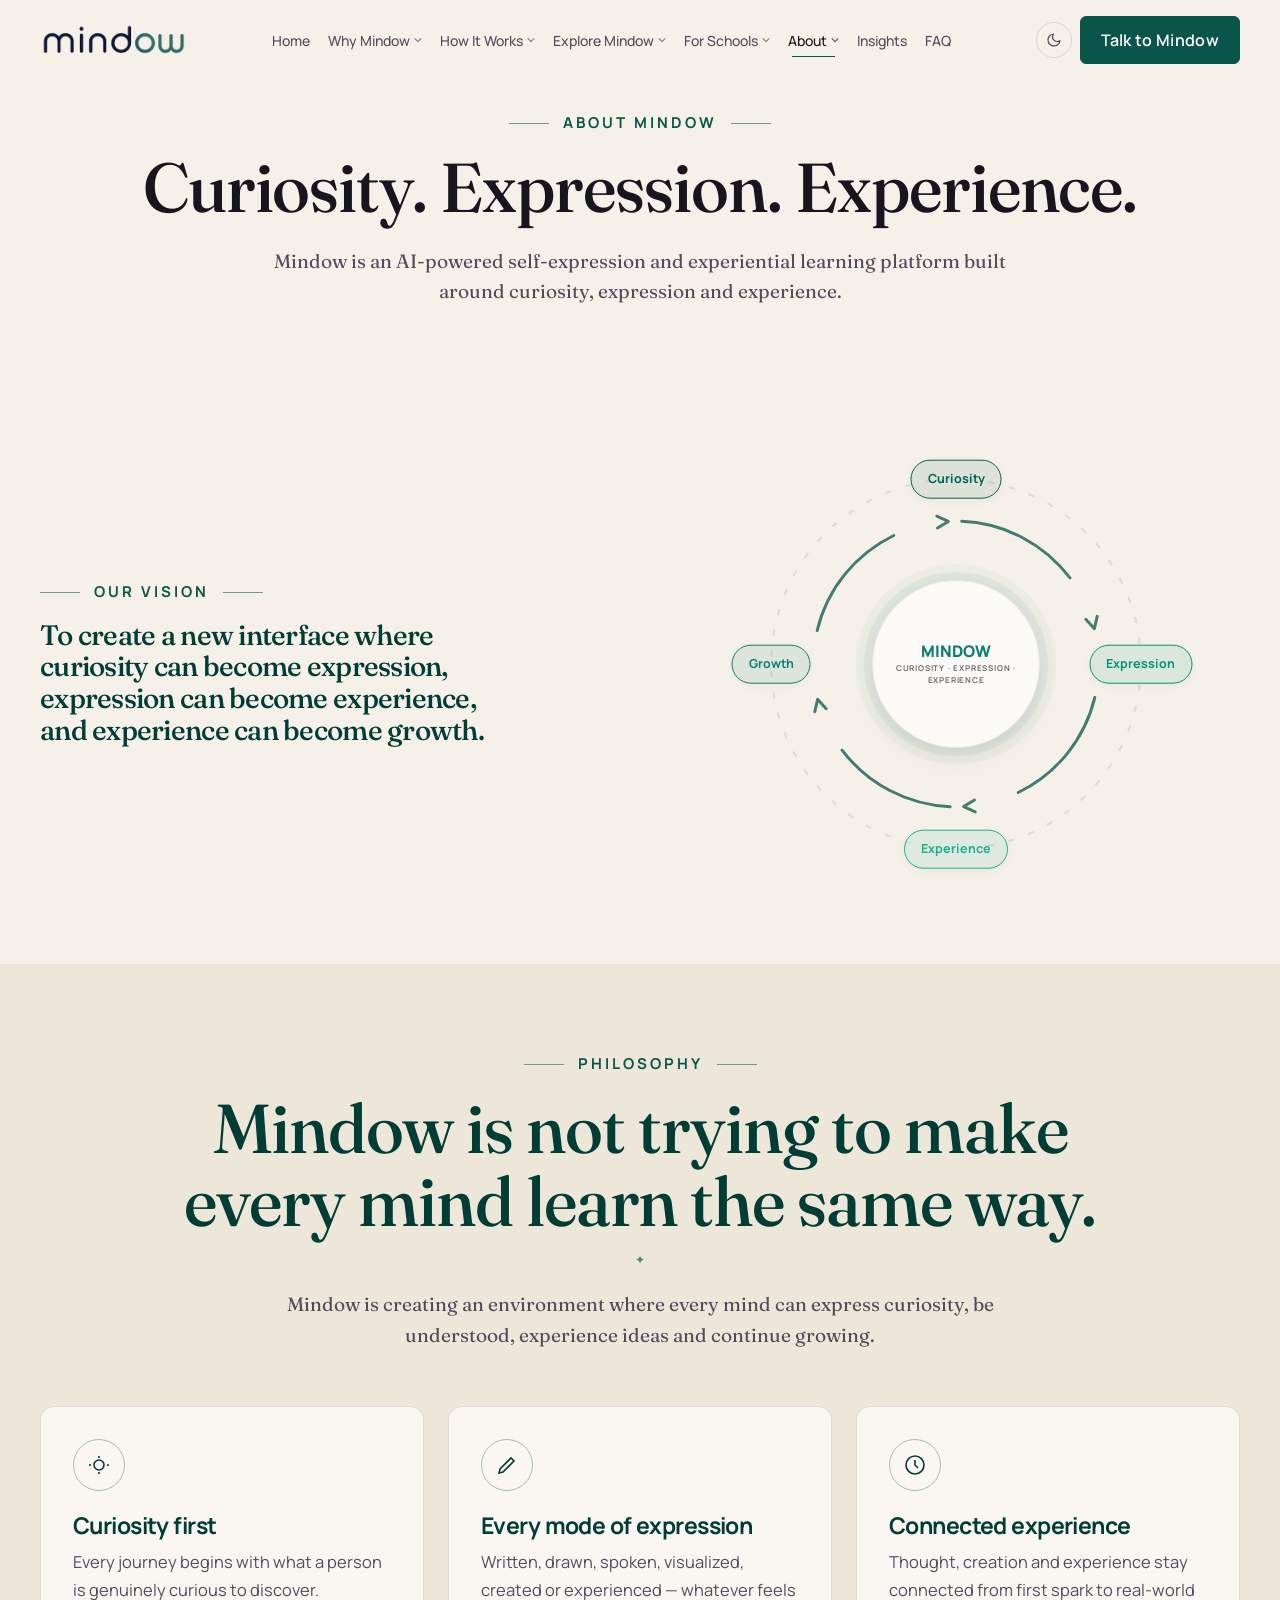
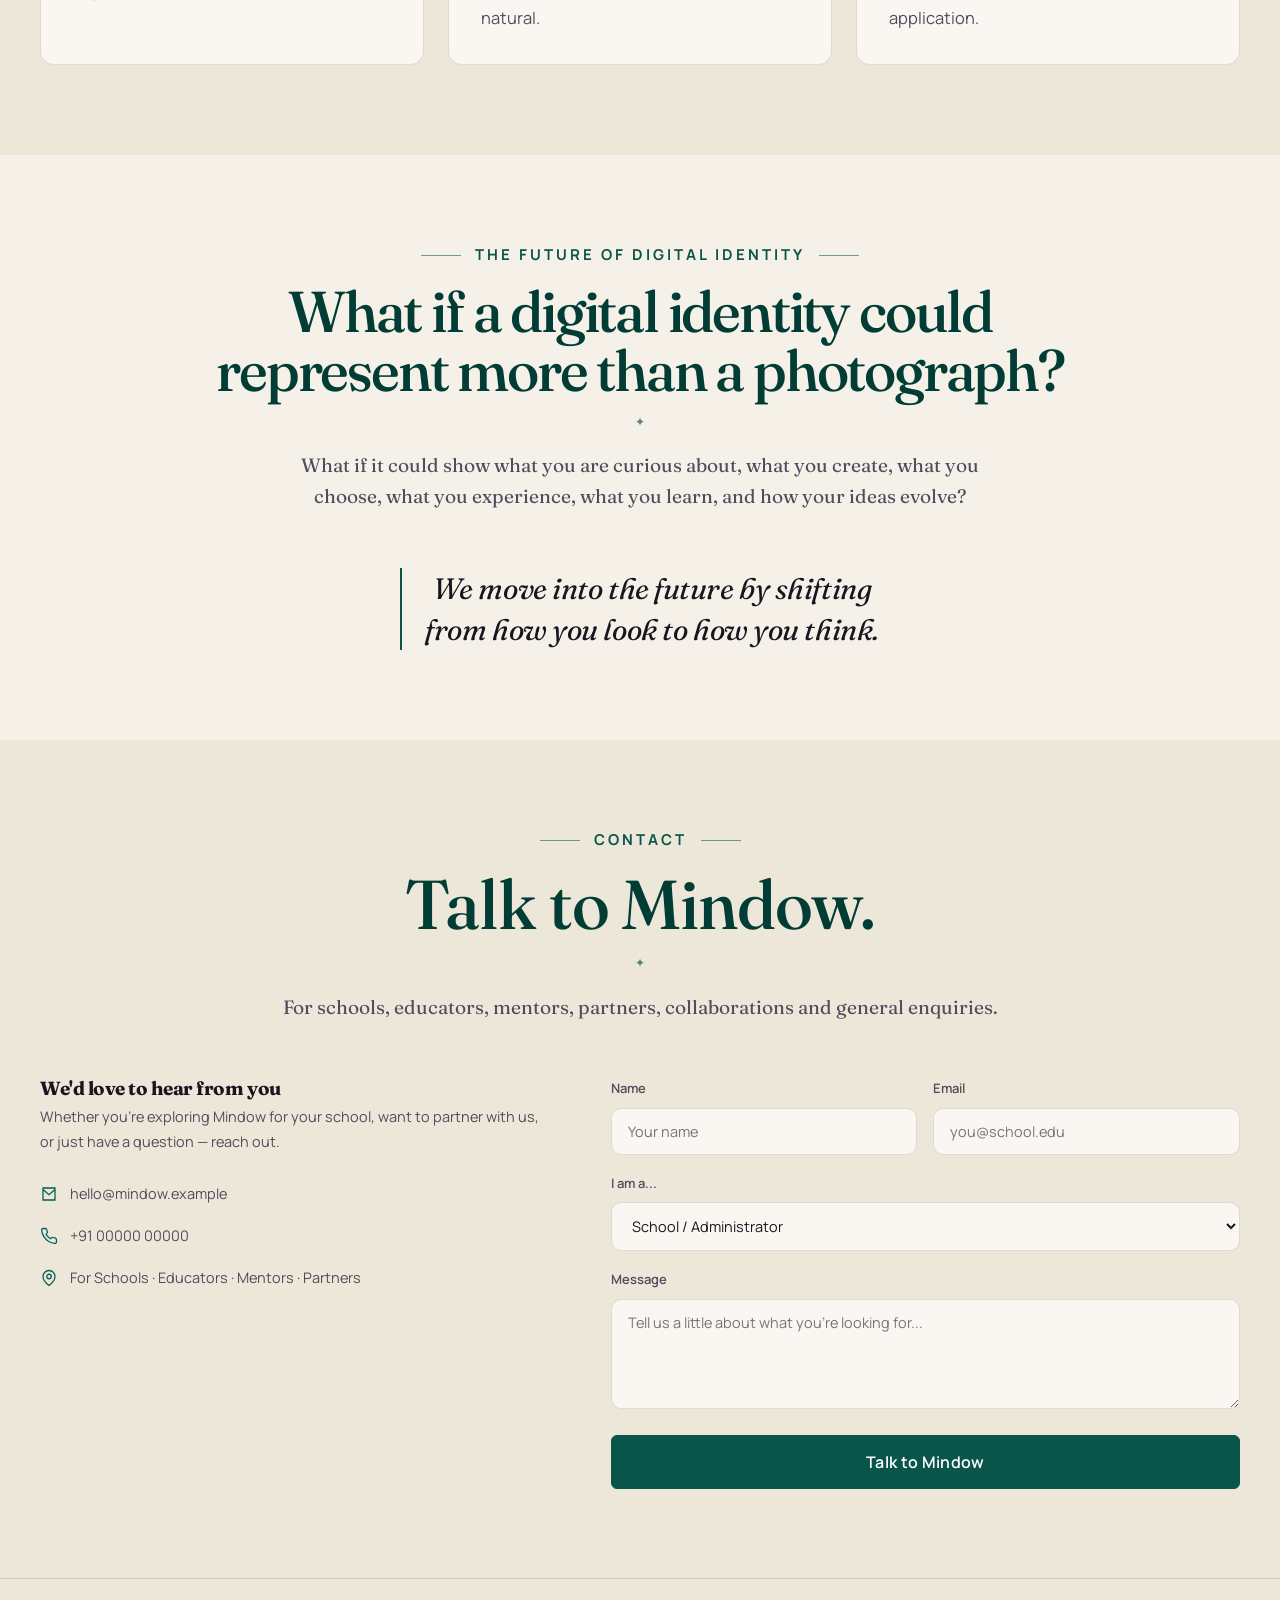
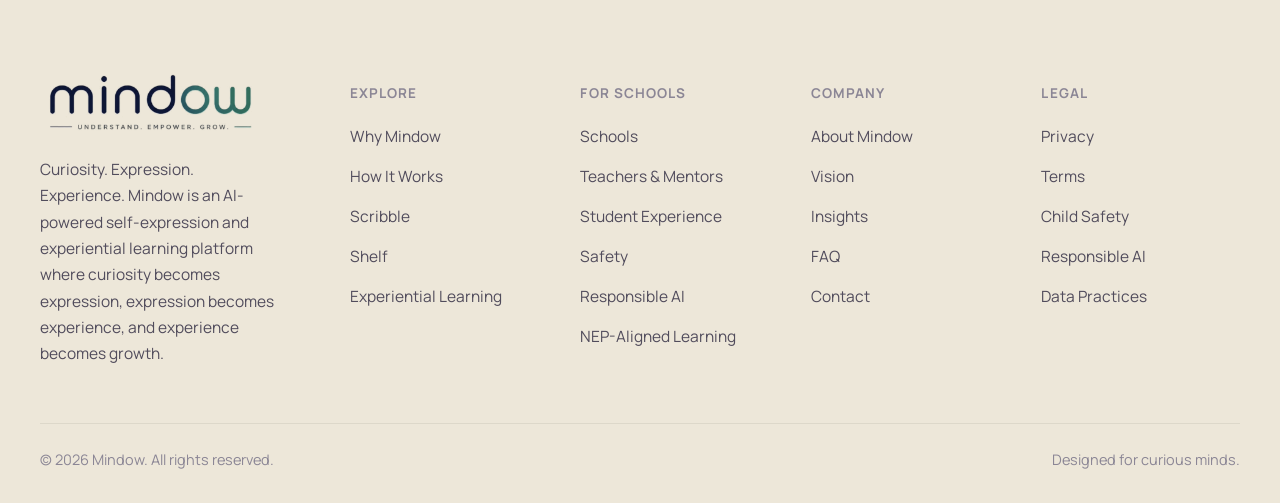
<file: about.html>
<!doctype html>
<html lang="en">
<head>
<meta charset="UTF-8">
<meta name="viewport" content="width=device-width, initial-scale=1.0">
<title>About Mindow — Curiosity. Expression. Experience.</title>
<meta name="description" content="Mindow is an AI-powered self-expression and experiential learning platform. Learn about our vision, philosophy, and the future of digital identity.">
<link rel="icon" href="data:image/svg+xml,%3Csvg xmlns='http://www.w3.org/2000/svg' viewBox='0 0 32 32'%3E%3Ccircle cx='16' cy='16' r='15' fill='%230a0a0e'/%3E%3Cpath d='M16 5v22M8 10c4 3 4 9 0 12M24 10c-4 3-4 9 0 12' stroke='%238b7cff' stroke-width='2' fill='none' stroke-linecap='round'/%3E%3C/svg%3E">
<link rel="stylesheet" href="css/style.css?v=43">
<script>(function(){try{var t=localStorage.getItem('mindow-theme');if(t==='light')document.documentElement.setAttribute('data-theme','light');}catch(e){}})();</script>
</head>
<body>

<header class="site-header">
  <div class="container nav-inner">
    <a href="index.html" class="logo"><img src="img/logo-mindow-wordmark.png?v=4" alt="Mindow" class="logo-img" width="690" height="160"></a>
    <nav class="main-nav">
      <div class="nav-item"><a href="index.html" class="nav-link">Home</a></div>
      <div class="nav-item">
        <a href="why-mindow.html" class="nav-link">Why Mindow <svg class="nav-caret" viewBox="0 0 10 6" fill="none"><path d="M1 1l4 4 4-4" stroke="currentColor" stroke-width="1.4"/></svg></a>
        <div class="mega">
          <a href="why-mindow.html#the-problem"><span class="mega-title">The Problem</span><span class="mega-desc">Why digital identity needs to evolve</span></a>
          <a href="why-mindow.html#curiosity"><span class="mega-title">Learning Starts With Curiosity</span><span class="mega-desc">A different starting question</span></a>
          <a href="why-mindow.html#face-to-mind"><span class="mega-title">From Face to Mind</span><span class="mega-desc">The evolution of digital identity</span></a>
          <a href="why-mindow.html#expression"><span class="mega-title">Mode of Expression, Redefined</span><span class="mega-desc">Beyond words alone</span></a>
          <a href="why-mindow.html#philosophy"><span class="mega-title">Mindow Philosophy</span><span class="mega-desc">One environment, every mind</span></a>
        </div>
      </div>
      <div class="nav-item">
        <a href="how-it-works.html" class="nav-link">How It Works <svg class="nav-caret" viewBox="0 0 10 6" fill="none"><path d="M1 1l4 4 4-4" stroke="currentColor" stroke-width="1.4"/></svg></a>
        <div class="mega">
          <a href="how-it-works.html#scribble"><span class="mega-title">Scribble</span><span class="mega-desc">How I think & create</span></a>
          <a href="how-it-works.html#shelf"><span class="mega-title">Shelf</span><span class="mega-desc">What I choose & explore</span></a>
          <a href="how-it-works.html#intent-scribble"><span class="mega-title">Intent Interactive Scribble</span><span class="mega-desc">One idea, an entire journey</span></a>
          <!-- <a href="how-it-works.html#scribble-chain"><span class="mega-title">Scribble Chain</span><span class="mega-desc">Curiosity as a continuous loop</span></a> -->
          <a href="how-it-works.html#experiential-learning"><span class="mega-title">Experiential Learning</span><span class="mega-desc">Turning curiosity into experience</span></a>
          <a href="how-it-works.html#mentor-student"><span class="mega-title">Mentor ↔ Student</span><span class="mega-desc">A two-way interface</span></a>
          <a href="how-it-works.html#ai"><span class="mega-title">AI Understanding</span><span class="mega-desc">Assisting, never replacing judgment</span></a>
        </div>
      </div>
      <div class="nav-item">
        <a href="explore-mindow.html" class="nav-link">Explore Mindow <svg class="nav-caret" viewBox="0 0 10 6" fill="none"><path d="M1 1l4 4 4-4" stroke="currentColor" stroke-width="1.4"/></svg></a>
        <div class="mega">
          <a href="explore-mindow.html#scribble"><span class="mega-title">Experience a Scribble</span><span class="mega-desc">Try the interactive demo</span></a>
          <a href="explore-mindow.html#shelf"><span class="mega-title">Explore a Shelf</span><span class="mega-desc">See an evolving world of interests</span></a>
          <a href="explore-mindow.html#social-wall"><span class="mega-title">Social Wall</span><span class="mega-desc">Different minds, one environment</span></a>
          <a href="explore-mindow.html#learning-journey"><span class="mega-title">Learning Journey</span><span class="mega-desc">The full Mindow path</span></a>
          <a href="explore-mindow.html#loop"><span class="mega-title">Mindow Learning Loop</span><span class="mega-desc">The signature product loop</span></a>
        </div>
      </div>
      <div class="nav-item">
        <a href="for-schools.html" class="nav-link">For Schools <svg class="nav-caret" viewBox="0 0 10 6" fill="none"><path d="M1 1l4 4 4-4" stroke="currentColor" stroke-width="1.4"/></svg></a>
        <div class="mega">
          <a href="for-schools.html#overview"><span class="mega-title">For Schools</span><span class="mega-desc">A new interface, not another LMS</span></a>
          <a href="for-schools.html#mentors"><span class="mega-title">Teachers & Mentors</span><span class="mega-desc">New ways to communicate intent</span></a>
          <a href="for-schools.html#students"><span class="mega-title">Student Experience</span><span class="mega-desc">Express, create, explore</span></a>
          <a href="for-schools.html#experiential-learning"><span class="mega-title">Experiential Learning</span><span class="mega-desc">Connected, not disconnected</span></a>
          <a href="for-schools.html#safety"><span class="mega-title">Safety & Responsible AI</span><span class="mega-desc">Built in from the beginning</span></a>
          <a href="for-schools.html#nep"><span class="mega-title">NEP-Aligned Learning</span><span class="mega-desc">Experiential, holistic, competency-based</span></a>
        </div>
      </div>
      <div class="nav-item">
        <a href="about.html" class="nav-link active">About <svg class="nav-caret" viewBox="0 0 10 6" fill="none"><path d="M1 1l4 4 4-4" stroke="currentColor" stroke-width="1.4"/></svg></a>
        <div class="mega">
          <a href="about.html#about"><span class="mega-title">About Mindow</span><span class="mega-desc">Who we are</span></a>
          <a href="about.html#vision"><span class="mega-title">Vision</span><span class="mega-desc">Where we're headed</span></a>
          <a href="about.html#philosophy"><span class="mega-title">Philosophy</span><span class="mega-desc">The idea behind the product</span></a>
          <a href="about.html#future-identity"><span class="mega-title">The Future of Digital Identity</span><span class="mega-desc">More than a photograph</span></a>
          <a href="about.html#contact"><span class="mega-title">Contact</span><span class="mega-desc">Talk to Mindow</span></a>
        </div>
      </div>
      <div class="nav-item"><a href="insights.html" class="nav-link">Insights</a></div>
      <div class="nav-item"><a href="faq.html" class="nav-link">FAQ</a></div>
    </nav>
    <div class="nav-right">
      <button class="theme-toggle" aria-label="Toggle light and dark theme" type="button">
        <svg class="icon-sun" viewBox="0 0 24 24" fill="none" stroke="currentColor" stroke-width="1.8"><circle cx="12" cy="12" r="4"/><path d="M12 2v2M12 20v2M4.9 4.9l1.4 1.4M17.7 17.7l1.4 1.4M2 12h2M20 12h2M4.9 19.1l1.4-1.4M17.7 6.3l1.4-1.4" stroke-linecap="round"/></svg>
        <svg class="icon-moon" viewBox="0 0 24 24" fill="none" stroke="currentColor" stroke-width="1.8"><path d="M21 12.79A9 9 0 1111.21 3 7 7 0 0021 12.79z" stroke-linecap="round" stroke-linejoin="round"/></svg>
      </button>
      <a href="index.html#demo" class="btn btn-primary btn-sm">Talk to Mindow</a>
      <button class="nav-toggle" aria-label="Open menu"><span></span><span></span><span></span></button>
    </div>
  </div>
</header>

<div class="mobile-panel">
  <a href="index.html" style="font-family:'Fraunces',serif;font-size:19px;display:block;padding:16px 0;border-bottom:1px solid var(--border-soft);">Home</a>
  <details class="mobile-group"><summary>Why Mindow <span>+</span></summary><ul>
    <li><a href="why-mindow.html#the-problem">The Problem</a></li>
    <li><a href="why-mindow.html#curiosity">Learning Starts With Curiosity</a></li>
    <li><a href="why-mindow.html#face-to-mind">From Face to Mind</a></li>
    <li><a href="why-mindow.html#expression">Mode of Expression, Redefined</a></li>
    <li><a href="why-mindow.html#philosophy">Mindow Philosophy</a></li>
  </ul></details>
  <details class="mobile-group"><summary>How It Works <span>+</span></summary><ul>
    <li><a href="how-it-works.html#scribble">Scribble</a></li>
    <li><a href="how-it-works.html#shelf">Shelf</a></li>
    <li><a href="how-it-works.html#intent-scribble">Intent Interactive Scribble</a></li>
    <!-- <li><a href="how-it-works.html#scribble-chain">Scribble Chain</a></li> -->
    <li><a href="how-it-works.html#mentor-student">Mentor ↔ Student</a></li>
  </ul></details>
  <details class="mobile-group"><summary>Explore Mindow <span>+</span></summary><ul>
    <li><a href="explore-mindow.html#scribble">Experience a Scribble</a></li>
    <li><a href="explore-mindow.html#shelf">Explore a Shelf</a></li>
    <li><a href="explore-mindow.html#social-wall">Social Wall</a></li>
    <li><a href="explore-mindow.html#loop">Mindow Learning Loop</a></li>
  </ul></details>
  <details class="mobile-group"><summary>For Schools <span>+</span></summary><ul>
    <li><a href="for-schools.html#overview">For Schools</a></li>
    <li><a href="for-schools.html#mentors">Teachers & Mentors</a></li>
    <li><a href="for-schools.html#students">Student Experience</a></li>
    <li><a href="for-schools.html#safety">Safety & Responsible AI</a></li>
    <li><a href="for-schools.html#nep">NEP-Aligned Learning</a></li>
  </ul></details>
  <details class="mobile-group" open><summary>About <span>+</span></summary><ul>
    <li><a href="about.html#about">About Mindow</a></li>
    <li><a href="about.html#vision">Vision</a></li>
    <li><a href="about.html#future-identity">Future of Digital Identity</a></li>
    <li><a href="about.html#contact">Contact</a></li>
  </ul></details>
  <a href="insights.html" style="font-family:'Fraunces',serif;font-size:19px;display:block;padding:16px 0;border-bottom:1px solid var(--border-soft);">Insights</a>
  <a href="faq.html" style="font-family:'Fraunces',serif;font-size:19px;display:block;padding:16px 0;border-bottom:1px solid var(--border-soft);">FAQ</a>
  <div class="mobile-cta">
    <a href="index.html#demo" class="btn btn-primary">Talk to Mindow</a>
    <a href="explore-mindow.html" class="btn btn-ghost">Experience Mindow</a>
  </div>
</div>

<main>

<section class="page-hero" id="about">
  <div class="bg-glow"></div>
  <div class="container">
    <div class="eyebrow" data-reveal>About Mindow</div>
    <h1 data-reveal data-reveal-delay="1">Curiosity. Expression. Experience.</h1>
    <p class="lede" data-reveal data-reveal-delay="2">Mindow is an AI-powered self-expression and experiential learning platform built around curiosity, expression and experience.</p>
  </div>
</section>

<section class="section" id="vision">
  <div class="container grid-2" style="gap:64px; align-items:center;">
    <div data-reveal>
      <div class="eyebrow">Our Vision</div>
      <h2 class="section-title-sub section-title-sub--long">To create a new interface where curiosity can become expression, expression can become experience, and experience can become&nbsp;growth.</h2>
    </div>
    <div class="loop-wrap" data-reveal data-reveal-delay="2" style="max-width:420px">
      <svg class="loop-svg" viewBox="0 0 200 200"><circle class="track" cx="100" cy="100" r="88"/></svg>
      <div class="loop-center"><b>MINDOW</b><span>curiosity · expression · experience</span></div>
      <div class="loop-node">Curiosity</div>
      <div class="loop-node">Expression</div>
      <div class="loop-node">Experience</div>
      <div class="loop-node">Growth</div>
    </div>
  </div>
</section>

<section class="section section-alt" id="philosophy">
  <div class="container">
    <div class="section-head center">
      <div class="eyebrow">Philosophy</div>
      <h2 class="section-title">Mindow is not trying to make every mind learn the same way.</h2>
      <p>Mindow is creating an environment where every mind can express curiosity, be understood, experience ideas and continue growing.</p>
    </div>
    <div class="grid-3" data-reveal>
      <div class="card pillar-card"><div class="icon-badge"><svg viewBox="0 0 24 24" fill="none" stroke-width="1.6"><circle cx="12" cy="12" r="5"/><path d="M12 3v2M12 19v2M4 12H2M22 12h-2"/></svg></div><h3>Curiosity first</h3><p>Every journey begins with what a person is genuinely curious to discover.</p></div>
      <div class="card pillar-card"><div class="icon-badge"><svg viewBox="0 0 24 24" fill="none" stroke-width="1.6"><path d="M4 20l4-1 11-11-3-3L5 16z"/></svg></div><h3>Every mode of expression</h3><p>Written, drawn, spoken, visualized, created or experienced — whatever feels natural.</p></div>
      <div class="card pillar-card"><div class="icon-badge"><svg viewBox="0 0 24 24" fill="none" stroke-width="1.6"><circle cx="12" cy="12" r="9"/><path d="M12 7v5l3 3"/></svg></div><h3>Connected experience</h3><p>Thought, creation and experience stay connected from first spark to real-world application.</p></div>
    </div>
  </div>
</section>

<section class="section" id="future-identity">
  <div class="container">
    <div class="section-head center">
      <div class="eyebrow">The Future of Digital Identity</div>
      <h2 class="section-title section-title--compact">What if a digital identity could represent more than a photograph?</h2>
      <p>What if it could show what you are curious about, what you create, what you choose, what you experience, what you learn, and how your ideas evolve?</p>
    </div>
    <p class="key-message" style="text-align:center;max-width:480px;margin:0 auto" data-reveal>We move into the future by shifting from how you look to how you think.</p>
  </div>
</section>

<section class="section section-alt" id="contact">
  <div class="container">
    <div class="section-head center">
      <div class="eyebrow">Contact</div>
      <h2 class="section-title">Talk to Mindow.</h2>
      <p>For schools, educators, mentors, partners, collaborations and general enquiries.</p>
    </div>
    <div class="contact-wrap">
      <div data-reveal>
        <h4 style="font-family:'Fraunces',serif;font-size:19px;margin-bottom:6px">We'd love to hear from you</h4>
        <p style="font-size:14.5px">Whether you're exploring Mindow for your school, want to partner with us, or just have a question — reach out.</p>
        <ul class="contact-list">
          <li><svg viewBox="0 0 24 24" fill="none" stroke-width="1.7"><path d="M4 4h16v16H4zM4 6l8 7 8-7"/></svg> hello@mindow.example</li>
          <li><svg viewBox="0 0 24 24" fill="none" stroke-width="1.7"><path d="M22 16.9v3a2 2 0 01-2.2 2 19.8 19.8 0 01-8.6-3 19.5 19.5 0 01-6-6 19.8 19.8 0 01-3-8.7A2 2 0 014.1 2h3a2 2 0 012 1.7c.1.9.3 1.8.6 2.7a2 2 0 01-.5 2.1L8 9.7a16 16 0 006 6l1.2-1.2a2 2 0 012.1-.5c.9.3 1.8.5 2.7.6a2 2 0 011.7 2z"/></svg> +91 00000 00000</li>
          <li><svg viewBox="0 0 24 24" fill="none" stroke-width="1.7"><path d="M20 10c0 6-8 12-8 12s-8-6-8-12a8 8 0 0116 0z"/><circle cx="12" cy="10" r="3"/></svg> For Schools · Educators · Mentors · Partners</li>
        </ul>
      </div>
      <div data-reveal data-reveal-delay="2">
        <form data-static-form>
          <div class="grid-2" style="gap:16px;grid-template-columns:1fr 1fr">
            <div class="form-field"><label for="name">Name</label><input id="name" type="text" required placeholder="Your name"></div>
            <div class="form-field"><label for="email">Email</label><input id="email" type="email" required placeholder="you@school.edu"></div>
          </div>
          <div class="form-field">
            <label for="role">I am a...</label>
            <select id="role">
              <option>School / Administrator</option>
              <option>Educator / Mentor</option>
              <option>Parent / Guardian</option>
              <option>Partner / Collaborator</option>
              <option>General Enquiry</option>
            </select>
          </div>
          <div class="form-field"><label for="message">Message</label><textarea id="message" placeholder="Tell us a little about what you're looking for..."></textarea></div>
          <button type="submit" class="btn btn-primary" style="width:100%">Talk to Mindow</button>
        </form>
        <div class="form-success">Thank you — your message has been received. The Mindow team will be in touch shortly.</div>
      </div>
    </div>
  </div>
</section>

</main>

<footer class="site-footer">
  <div class="container">
    <div class="footer-grid">
      <div class="footer-brand">
        <a href="index.html" class="logo"><img src="img/logo-mindow.png?v=4" alt="Mindow — Understand. Empower. Grow." class="logo-img logo-img--full" width="720" height="270"></a>
        <p>Curiosity. Expression. Experience. Mindow is an AI-powered self-expression and experiential learning platform where curiosity becomes expression, expression becomes experience, and experience becomes growth.</p>
      </div>
      <div class="footer-col"><h5>Explore</h5><ul>
        <li><a href="why-mindow.html">Why Mindow</a></li>
        <li><a href="how-it-works.html">How It Works</a></li>
        <li><a href="how-it-works.html#scribble">Scribble</a></li>
        <li><a href="how-it-works.html#shelf">Shelf</a></li>
        <!-- <li><a href="how-it-works.html#scribble-chain">Scribble Chain</a></li> -->
        <li><a href="how-it-works.html#experiential-learning">Experiential Learning</a></li>
      </ul></div>
      <div class="footer-col"><h5>For Schools</h5><ul>
        <li><a href="for-schools.html">Schools</a></li>
        <li><a href="for-schools.html#mentors">Teachers & Mentors</a></li>
        <li><a href="for-schools.html#students">Student Experience</a></li>
        <li><a href="for-schools.html#safety">Safety</a></li>
        <li><a href="for-schools.html#safety">Responsible AI</a></li>
        <li><a href="for-schools.html#nep">NEP-Aligned Learning</a></li>
      </ul></div>
      <div class="footer-col"><h5>Company</h5><ul>
        <li><a href="about.html">About Mindow</a></li>
        <li><a href="about.html#vision">Vision</a></li>
        <li><a href="insights.html">Insights</a></li>
        <li><a href="faq.html">FAQ</a></li>
        <li><a href="about.html#contact">Contact</a></li>
      </ul></div>
      <div class="footer-col"><h5>Legal</h5><ul>
        <li><a href="legal.html#privacy">Privacy</a></li>
        <li><a href="legal.html#terms">Terms</a></li>
        <li><a href="legal.html#child-safety">Child Safety</a></li>
        <li><a href="legal.html#responsible-ai">Responsible AI</a></li>
        <li><a href="legal.html#data-practices">Data Practices</a></li>
      </ul></div>
    </div>
    <div class="footer-bottom">
      <span>© 2026 Mindow. All rights reserved.</span>
      <span>Designed for curious minds.</span>
    </div>
  </div>
</footer>

<script src="js/main.js?v=42"></script>
</body>
</html>
</file>
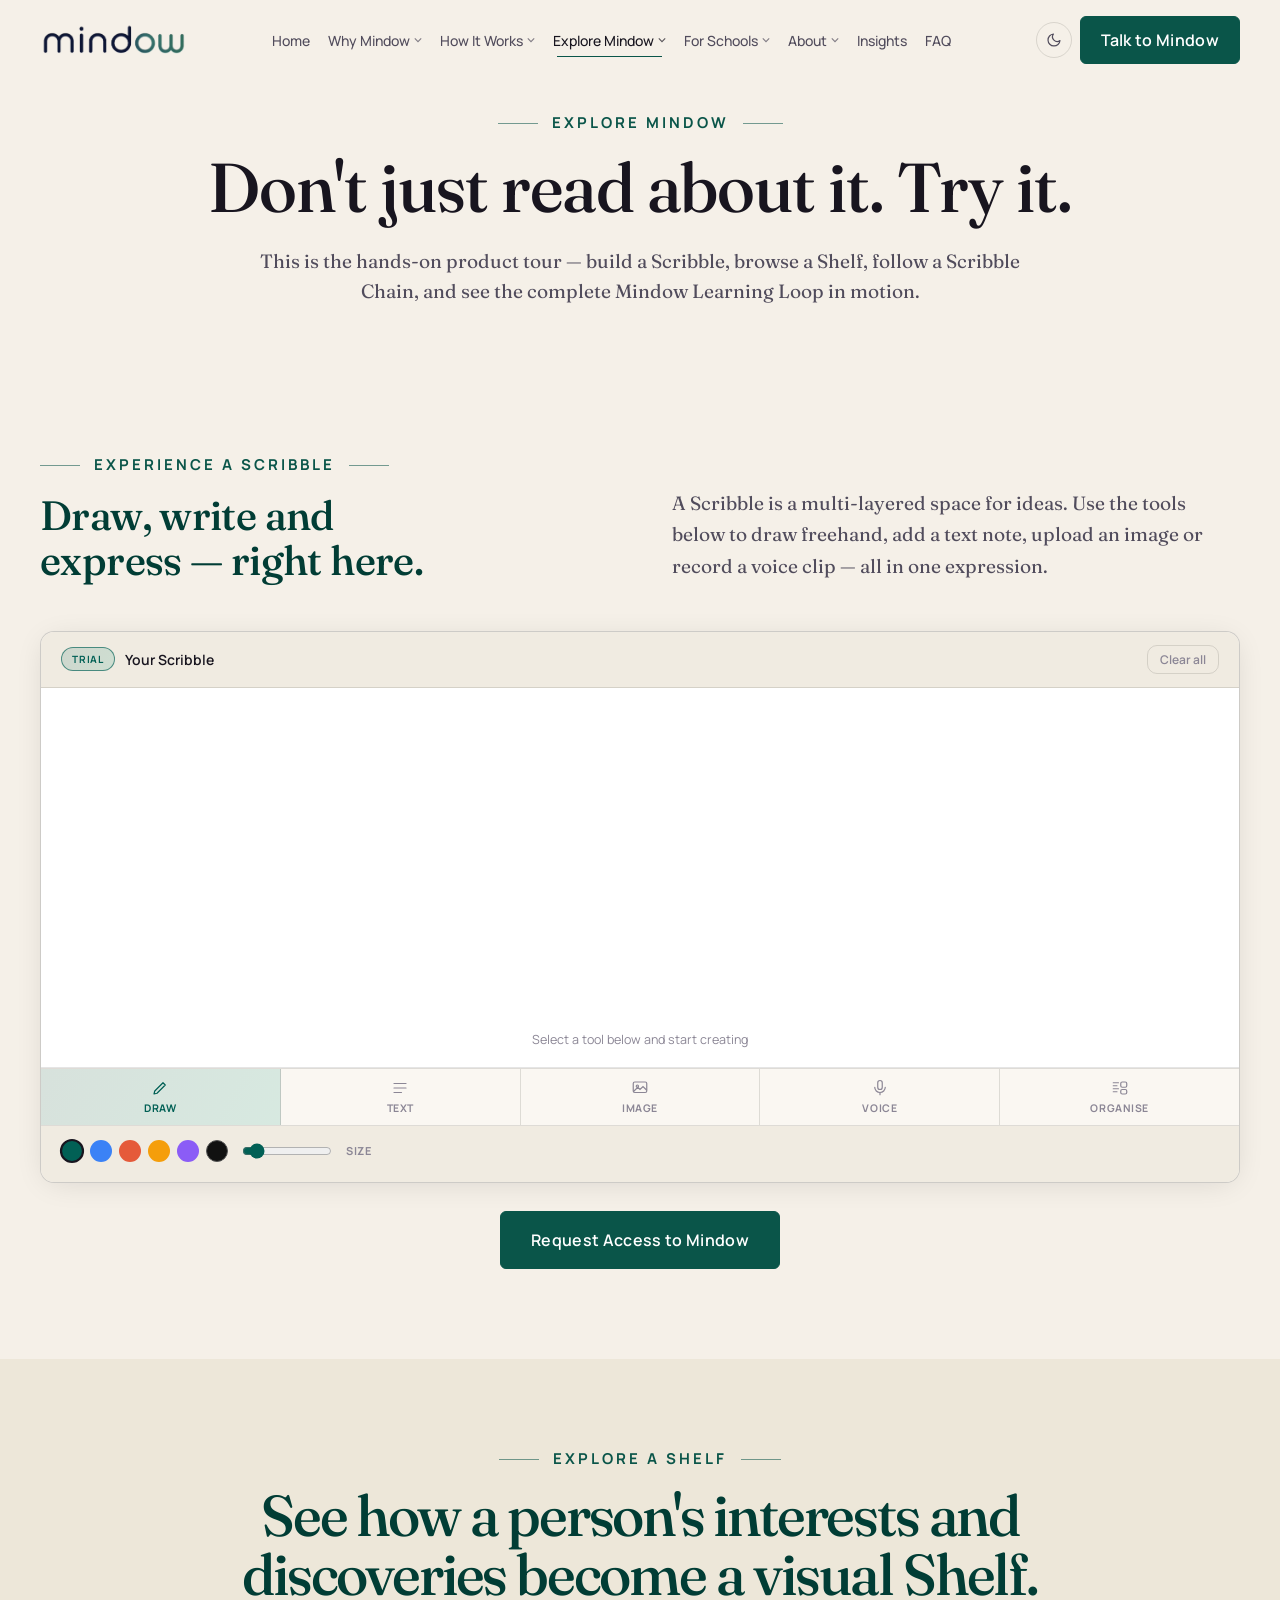
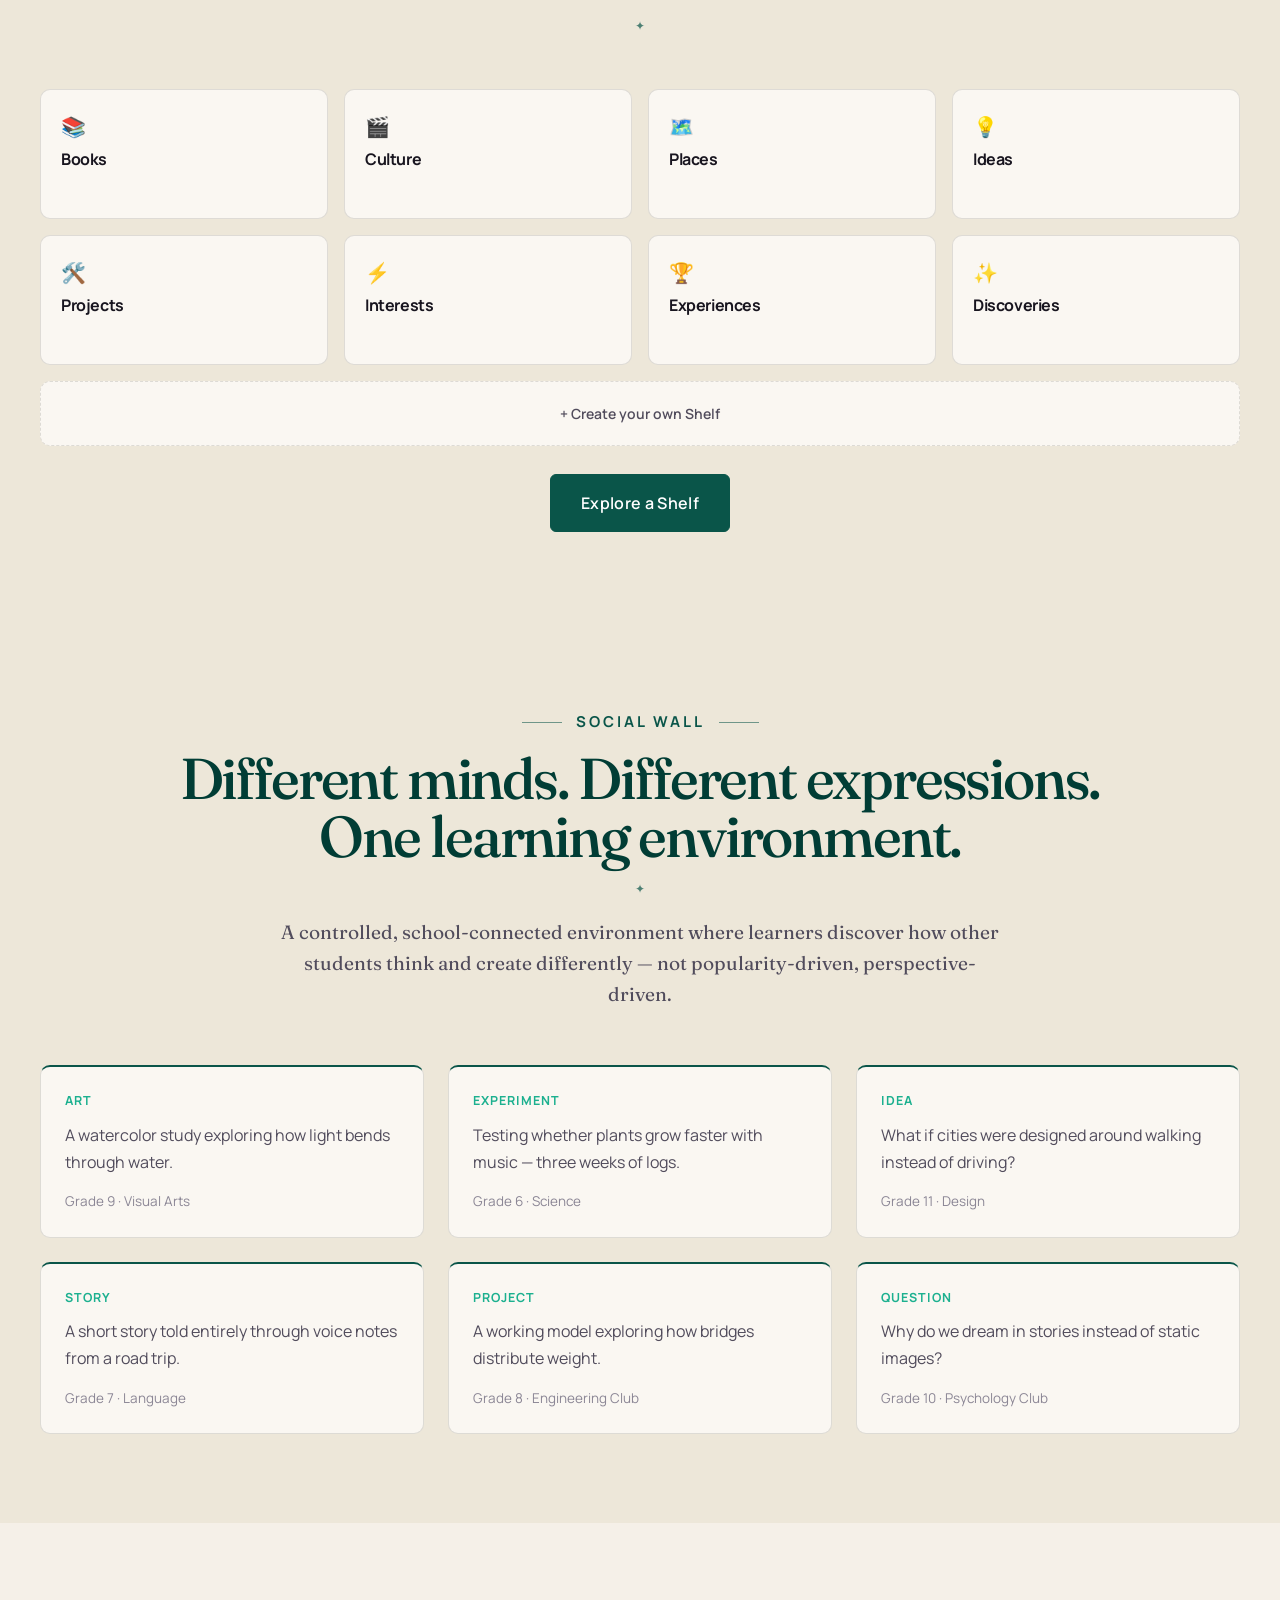
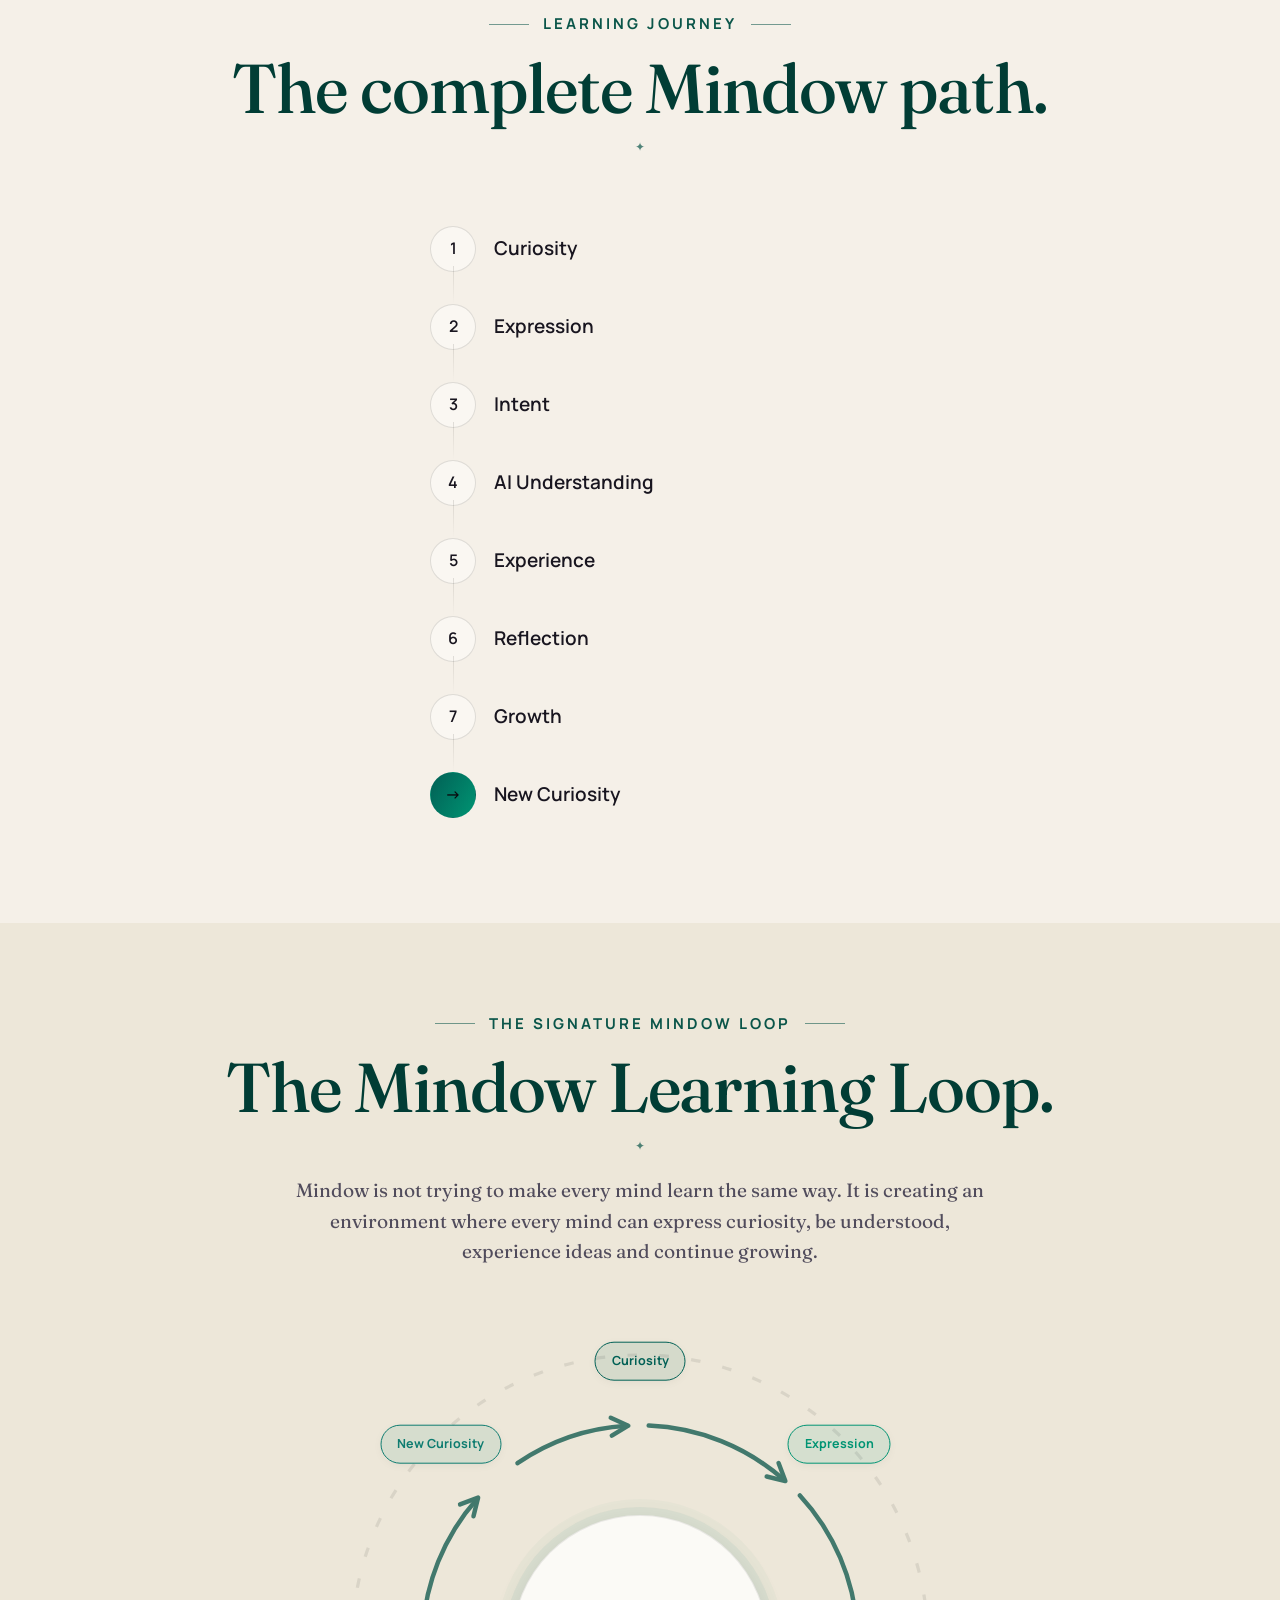
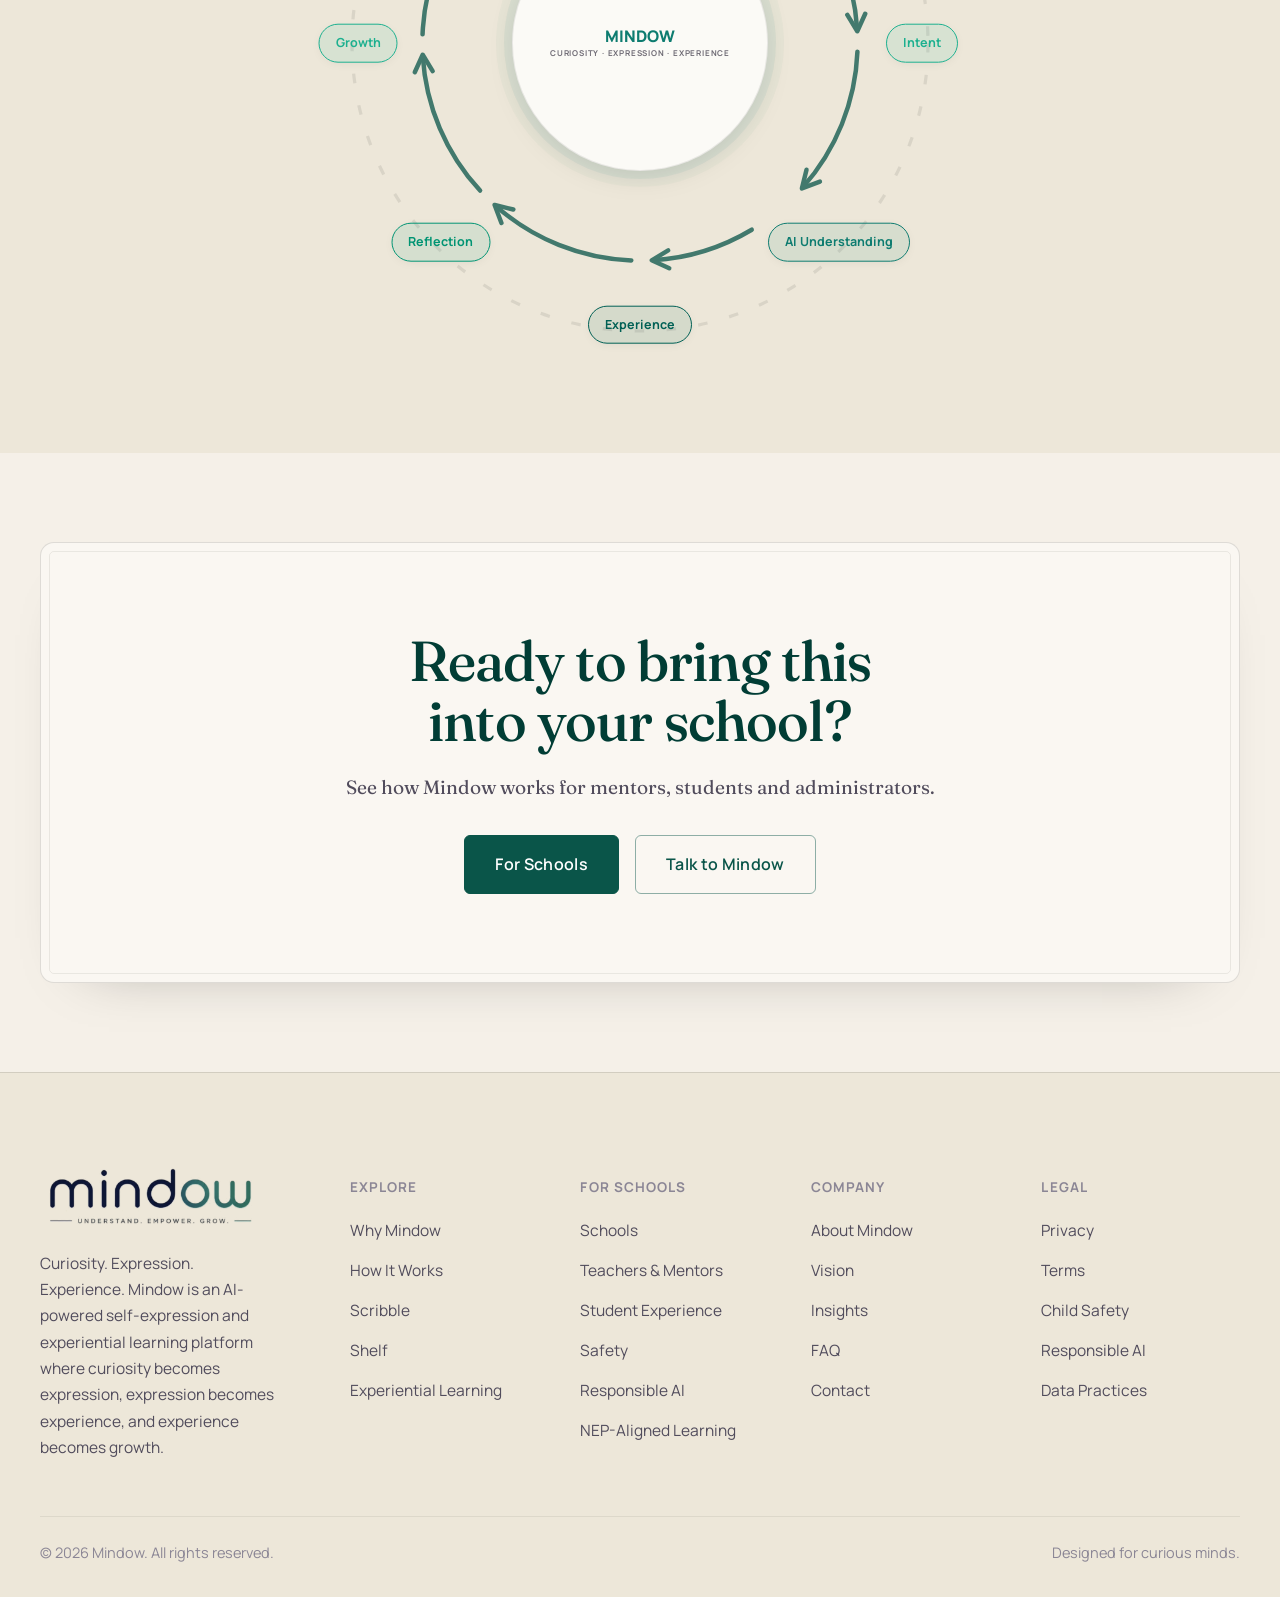
<file: explore-mindow.html>
<!doctype html>
<html lang="en">
<head>
<meta charset="UTF-8">
<meta name="viewport" content="width=device-width, initial-scale=1.0">
<title>Explore Mindow — Try Scribble, Shelf & the Learning Loop</title>
<meta name="description" content="Get hands-on with Mindow — build a Scribble, explore a Shelf, follow a Scribble Chain, browse the Social Wall, and see the full Mindow Learning Loop.">
<link rel="icon" href="data:image/svg+xml,%3Csvg xmlns='http://www.w3.org/2000/svg' viewBox='0 0 32 32'%3E%3Ccircle cx='16' cy='16' r='15' fill='%230a0a0e'/%3E%3Cpath d='M16 5v22M8 10c4 3 4 9 0 12M24 10c-4 3-4 9 0 12' stroke='%238b7cff' stroke-width='2' fill='none' stroke-linecap='round'/%3E%3C/svg%3E">
<link rel="stylesheet" href="css/style.css?v=43">
<script>(function(){try{var t=localStorage.getItem('mindow-theme');if(t==='light')document.documentElement.setAttribute('data-theme','light');}catch(e){}})();</script>
</head>
<body>

<header class="site-header">
  <div class="container nav-inner">
    <a href="index.html" class="logo"><img src="img/logo-mindow-wordmark.png?v=4" alt="Mindow" class="logo-img" width="690" height="160"></a>
    <nav class="main-nav">
      <div class="nav-item"><a href="index.html" class="nav-link">Home</a></div>
      <div class="nav-item">
        <a href="why-mindow.html" class="nav-link">Why Mindow <svg class="nav-caret" viewBox="0 0 10 6" fill="none"><path d="M1 1l4 4 4-4" stroke="currentColor" stroke-width="1.4"/></svg></a>
        <div class="mega">
          <a href="why-mindow.html#the-problem"><span class="mega-title">The Problem</span><span class="mega-desc">Why digital identity needs to evolve</span></a>
          <a href="why-mindow.html#curiosity"><span class="mega-title">Learning Starts With Curiosity</span><span class="mega-desc">A different starting question</span></a>
          <a href="why-mindow.html#face-to-mind"><span class="mega-title">From Face to Mind</span><span class="mega-desc">The evolution of digital identity</span></a>
          <a href="why-mindow.html#expression"><span class="mega-title">Mode of Expression, Redefined</span><span class="mega-desc">Beyond words alone</span></a>
          <a href="why-mindow.html#philosophy"><span class="mega-title">Mindow Philosophy</span><span class="mega-desc">One environment, every mind</span></a>
        </div>
      </div>
      <div class="nav-item">
        <a href="how-it-works.html" class="nav-link">How It Works <svg class="nav-caret" viewBox="0 0 10 6" fill="none"><path d="M1 1l4 4 4-4" stroke="currentColor" stroke-width="1.4"/></svg></a>
        <div class="mega">
          <a href="how-it-works.html#scribble"><span class="mega-title">Scribble</span><span class="mega-desc">How I think & create</span></a>
          <a href="how-it-works.html#shelf"><span class="mega-title">Shelf</span><span class="mega-desc">What I choose & explore</span></a>
          <a href="how-it-works.html#intent-scribble"><span class="mega-title">Intent Interactive Scribble</span><span class="mega-desc">One idea, an entire journey</span></a>
          <!-- <a href="how-it-works.html#scribble-chain"><span class="mega-title">Scribble Chain</span><span class="mega-desc">Curiosity as a continuous loop</span></a> -->
          <a href="how-it-works.html#experiential-learning"><span class="mega-title">Experiential Learning</span><span class="mega-desc">Turning curiosity into experience</span></a>
          <a href="how-it-works.html#mentor-student"><span class="mega-title">Mentor ↔ Student</span><span class="mega-desc">A two-way interface</span></a>
          <a href="how-it-works.html#ai"><span class="mega-title">AI Understanding</span><span class="mega-desc">Assisting, never replacing judgment</span></a>
        </div>
      </div>
      <div class="nav-item">
        <a href="explore-mindow.html" class="nav-link active">Explore Mindow <svg class="nav-caret" viewBox="0 0 10 6" fill="none"><path d="M1 1l4 4 4-4" stroke="currentColor" stroke-width="1.4"/></svg></a>
        <div class="mega">
          <a href="explore-mindow.html#scribble"><span class="mega-title">Experience a Scribble</span><span class="mega-desc">Try the interactive demo</span></a>
          <a href="explore-mindow.html#shelf"><span class="mega-title">Explore a Shelf</span><span class="mega-desc">See an evolving world of interests</span></a>
          <a href="explore-mindow.html#social-wall"><span class="mega-title">Social Wall</span><span class="mega-desc">Different minds, one environment</span></a>
          <a href="explore-mindow.html#learning-journey"><span class="mega-title">Learning Journey</span><span class="mega-desc">The full Mindow path</span></a>
          <a href="explore-mindow.html#loop"><span class="mega-title">Mindow Learning Loop</span><span class="mega-desc">The signature product loop</span></a>
        </div>
      </div>
      <div class="nav-item">
        <a href="for-schools.html" class="nav-link">For Schools <svg class="nav-caret" viewBox="0 0 10 6" fill="none"><path d="M1 1l4 4 4-4" stroke="currentColor" stroke-width="1.4"/></svg></a>
        <div class="mega">
          <a href="for-schools.html#overview"><span class="mega-title">For Schools</span><span class="mega-desc">A new interface, not another LMS</span></a>
          <a href="for-schools.html#mentors"><span class="mega-title">Teachers & Mentors</span><span class="mega-desc">New ways to communicate intent</span></a>
          <a href="for-schools.html#students"><span class="mega-title">Student Experience</span><span class="mega-desc">Express, create, explore</span></a>
          <a href="for-schools.html#experiential-learning"><span class="mega-title">Experiential Learning</span><span class="mega-desc">Connected, not disconnected</span></a>
          <a href="for-schools.html#safety"><span class="mega-title">Safety & Responsible AI</span><span class="mega-desc">Built in from the beginning</span></a>
          <a href="for-schools.html#nep"><span class="mega-title">NEP-Aligned Learning</span><span class="mega-desc">Experiential, holistic, competency-based</span></a>
        </div>
      </div>
      <div class="nav-item">
        <a href="about.html" class="nav-link">About <svg class="nav-caret" viewBox="0 0 10 6" fill="none"><path d="M1 1l4 4 4-4" stroke="currentColor" stroke-width="1.4"/></svg></a>
        <div class="mega">
          <a href="about.html#about"><span class="mega-title">About Mindow</span><span class="mega-desc">Who we are</span></a>
          <a href="about.html#vision"><span class="mega-title">Vision</span><span class="mega-desc">Where we're headed</span></a>
          <a href="about.html#philosophy"><span class="mega-title">Philosophy</span><span class="mega-desc">The idea behind the product</span></a>
          <a href="about.html#future-identity"><span class="mega-title">The Future of Digital Identity</span><span class="mega-desc">More than a photograph</span></a>
          <a href="about.html#contact"><span class="mega-title">Contact</span><span class="mega-desc">Talk to Mindow</span></a>
        </div>
      </div>
      <div class="nav-item"><a href="insights.html" class="nav-link">Insights</a></div>
      <div class="nav-item"><a href="faq.html" class="nav-link">FAQ</a></div>
    </nav>
    <div class="nav-right">
      <button class="theme-toggle" aria-label="Toggle light and dark theme" type="button">
        <svg class="icon-sun" viewBox="0 0 24 24" fill="none" stroke="currentColor" stroke-width="1.8"><circle cx="12" cy="12" r="4"/><path d="M12 2v2M12 20v2M4.9 4.9l1.4 1.4M17.7 17.7l1.4 1.4M2 12h2M20 12h2M4.9 19.1l1.4-1.4M17.7 6.3l1.4-1.4" stroke-linecap="round"/></svg>
        <svg class="icon-moon" viewBox="0 0 24 24" fill="none" stroke="currentColor" stroke-width="1.8"><path d="M21 12.79A9 9 0 1111.21 3 7 7 0 0021 12.79z" stroke-linecap="round" stroke-linejoin="round"/></svg>
      </button>
      <a href="index.html#demo" class="btn btn-primary btn-sm">Talk to Mindow</a>
      <button class="nav-toggle" aria-label="Open menu"><span></span><span></span><span></span></button>
    </div>
  </div>
</header>

<div class="mobile-panel">
  <a href="index.html" style="font-family:'Fraunces',serif;font-size:19px;display:block;padding:16px 0;border-bottom:1px solid var(--border-soft);">Home</a>
  <details class="mobile-group"><summary>Why Mindow <span>+</span></summary><ul>
    <li><a href="why-mindow.html#the-problem">The Problem</a></li>
    <li><a href="why-mindow.html#curiosity">Learning Starts With Curiosity</a></li>
    <li><a href="why-mindow.html#face-to-mind">From Face to Mind</a></li>
    <li><a href="why-mindow.html#expression">Mode of Expression, Redefined</a></li>
    <li><a href="why-mindow.html#philosophy">Mindow Philosophy</a></li>
  </ul></details>
  <details class="mobile-group"><summary>How It Works <span>+</span></summary><ul>
    <li><a href="how-it-works.html#scribble">Scribble</a></li>
    <li><a href="how-it-works.html#shelf">Shelf</a></li>
    <li><a href="how-it-works.html#intent-scribble">Intent Interactive Scribble</a></li>
    <!-- <li><a href="how-it-works.html#scribble-chain">Scribble Chain</a></li> -->
    <li><a href="how-it-works.html#mentor-student">Mentor ↔ Student</a></li>
  </ul></details>
  <details class="mobile-group" open><summary>Explore Mindow <span>+</span></summary><ul>
    <li><a href="explore-mindow.html#scribble">Experience a Scribble</a></li>
    <li><a href="explore-mindow.html#shelf">Explore a Shelf</a></li>
    <li><a href="explore-mindow.html#social-wall">Social Wall</a></li>
    <li><a href="explore-mindow.html#loop">Mindow Learning Loop</a></li>
  </ul></details>
  <details class="mobile-group"><summary>For Schools <span>+</span></summary><ul>
    <li><a href="for-schools.html#overview">For Schools</a></li>
    <li><a href="for-schools.html#mentors">Teachers & Mentors</a></li>
    <li><a href="for-schools.html#students">Student Experience</a></li>
    <li><a href="for-schools.html#safety">Safety & Responsible AI</a></li>
    <li><a href="for-schools.html#nep">NEP-Aligned Learning</a></li>
  </ul></details>
  <details class="mobile-group"><summary>About <span>+</span></summary><ul>
    <li><a href="about.html#about">About Mindow</a></li>
    <li><a href="about.html#vision">Vision</a></li>
    <li><a href="about.html#future-identity">Future of Digital Identity</a></li>
    <li><a href="about.html#contact">Contact</a></li>
  </ul></details>
  <a href="insights.html" style="font-family:'Fraunces',serif;font-size:19px;display:block;padding:16px 0;border-bottom:1px solid var(--border-soft);">Insights</a>
  <a href="faq.html" style="font-family:'Fraunces',serif;font-size:19px;display:block;padding:16px 0;border-bottom:1px solid var(--border-soft);">FAQ</a>
  <div class="mobile-cta">
    <a href="index.html#demo" class="btn btn-primary">Talk to Mindow</a>
    <a href="explore-mindow.html" class="btn btn-ghost">Experience Mindow</a>
  </div>
</div>

<main>

<section class="page-hero">
  <div class="bg-glow"></div>
  <div class="container">
    <div class="eyebrow" data-reveal>Explore Mindow</div>
    <h1 data-reveal data-reveal-delay="1">Don't just read about it. Try it.</h1>
    <p class="lede" data-reveal data-reveal-delay="2">This is the hands-on product tour — build a Scribble, browse a Shelf, follow a Scribble Chain, and see the complete Mindow Learning Loop in motion.</p>
  </div>
</section>

<section class="section" id="scribble">
  <div class="container">
    <div class="grid-2" style="gap:64px; align-items:flex-end; margin-bottom:48px;">
      <div data-reveal>
        <div class="eyebrow">Experience a Scribble</div>
        <h2 class="section-title-sub">Draw, write and express — right here.</h2>
      </div>
      <p class="lede" data-reveal data-reveal-delay="1">A Scribble is a multi-layered space for ideas. Use the tools below to draw freehand, add a text note, upload an image or record a voice clip — all in one expression.</p>
    </div>

    <div class="scribble-trial" data-reveal>

      <div class="trial-header">
        <span class="trial-badge">Trial</span>
        <span class="trial-title">Your Scribble</span>
        <button class="trial-clear" type="button">Clear all</button>
      </div>

      <div class="trial-workspace">
        <canvas class="trial-canvas"></canvas>
        <div class="trial-text-layer"></div>
        <p class="trial-hint">Select a tool below and start creating</p>
      </div>

      <div class="trial-toolbar">
        <button class="trial-tool active" data-tool="draw" type="button">
          <svg viewBox="0 0 24 24" fill="none" stroke="currentColor" stroke-width="1.6"><path d="M4 20l4-1 11-11-3-3L5 16z" stroke-linecap="round" stroke-linejoin="round"/></svg>
          <span>Draw</span>
        </button>
        <button class="trial-tool" data-tool="text" type="button">
          <svg viewBox="0 0 24 24" fill="none" stroke="currentColor" stroke-width="1.6"><path d="M4 6h16M4 12h16M4 18h10" stroke-linecap="round"/></svg>
          <span>Text</span>
        </button>
        <button class="trial-tool" data-tool="image" type="button">
          <svg viewBox="0 0 24 24" fill="none" stroke="currentColor" stroke-width="1.6"><rect x="3" y="4" width="18" height="14" rx="2"/><circle cx="8.5" cy="9.5" r="1.5"/><path d="M21 15l-5-5-4 4-3-3-6 6"/></svg>
          <span>Image</span>
        </button>
        <button class="trial-tool" data-tool="voice" type="button">
          <svg viewBox="0 0 24 24" fill="none" stroke="currentColor" stroke-width="1.6"><rect x="9" y="2" width="6" height="12" rx="3"/><path d="M5 11a7 7 0 0014 0M12 18v3" stroke-linecap="round"/></svg>
          <span>Voice</span>
        </button>
        <button class="trial-tool" data-tool="organise" type="button">
          <svg viewBox="0 0 24 24" fill="none" stroke="currentColor" stroke-width="1.6"><path d="M3 5h7M3 9h5M3 13h7M3 17h5" stroke-linecap="round"/><rect x="13" y="4" width="8" height="7" rx="2"/><rect x="13" y="14" width="8" height="6" rx="2"/></svg>
          <span>Organise</span>
        </button>
      </div>

      <div class="trial-options">

        <div class="tool-panel active" data-panel="draw">
          <div class="color-swatches">
            <button class="color-swatch active" data-color="#016055" style="background:#016055" aria-label="Emerald"></button>
            <button class="color-swatch" data-color="#3b82f6" style="background:#3b82f6" aria-label="Blue"></button>
            <button class="color-swatch" data-color="#e55a3a" style="background:#e55a3a" aria-label="Red"></button>
            <button class="color-swatch" data-color="#f59e0b" style="background:#f59e0b" aria-label="Yellow"></button>
            <button class="color-swatch" data-color="#8b5cf6" style="background:#8b5cf6" aria-label="Purple"></button>
            <button class="color-swatch" data-color="#111111" style="background:#111111;border:1px solid #555" aria-label="Black"></button>
          </div>
          <input type="range" class="brush-size" min="2" max="24" value="4" aria-label="Brush size">
          <span class="brush-label">Size</span>
        </div>

        <div class="tool-panel" data-panel="text">
          <input type="text" class="trial-text-input" placeholder="Type a thought, question or idea...">
          <button class="btn btn-sm btn-primary add-text-btn" type="button">Add</button>
          <span class="tool-hint">Press Enter or click Add — click a chip to remove it</span>
        </div>

        <div class="tool-panel" data-panel="image">
          <label class="upload-label">
            <svg viewBox="0 0 24 24" fill="none" stroke="currentColor" stroke-width="1.6"><path d="M21 15v4a2 2 0 01-2 2H5a2 2 0 01-2-2v-4M17 8l-5-5-5 5M12 3v12" stroke-linecap="round" stroke-linejoin="round"/></svg>
            Upload image
            <input type="file" accept="image/*" class="image-input" style="display:none">
          </label>
          <span class="tool-hint">Image is placed on the canvas</span>
        </div>

        <div class="tool-panel" data-panel="voice">
          <button class="record-btn" type="button">
            <svg viewBox="0 0 24 24" fill="none" stroke="currentColor" stroke-width="1.6"><circle cx="12" cy="12" r="8"/><circle cx="12" cy="12" r="3" fill="currentColor" stroke="none"/></svg>
            <span class="record-btn-label">Start Recording</span>
          </button>
          <div class="voice-clips"></div>
        </div>

        <div class="tool-panel" data-panel="organise">
          <button class="btn btn-sm btn-primary" type="button" id="organise-btn">
            <svg viewBox="0 0 24 24" fill="none" stroke="currentColor" stroke-width="1.6" style="width:14px;height:14px"><path d="M12 2a7 7 0 00-2 13.7V17h4v-1.3A7 7 0 0012 2z" stroke-linecap="round"/><path d="M9 21h6" stroke-linecap="round"/></svg>
            AI Organise
          </button>
          <span class="tool-hint" id="organise-hint">AI will group your ideas by theme</span>
        </div>

      </div>
    </div>

    <div class="btn-row" style="margin-top:28px; justify-content:center;" data-reveal>
      <a href="for-schools.html#students" class="btn btn-primary">Request Access to Mindow</a>
    </div>
  </div>
</section>

<section class="section section-alt" id="shelf">
  <div class="container">
    <div class="section-head center">
      <div class="eyebrow">Explore a Shelf</div>
      <h2 class="section-title section-title--compact">See how a person's interests and discoveries become a visual Shelf.</h2>
    </div>
    <div class="shelf-grid" data-reveal>
      <div class="shelf-card"><span class="shelf-icon">📚</span><h4>Books</h4><div class="examples">Books, authors, reading lists</div></div>
      <div class="shelf-card"><span class="shelf-icon">🎬</span><h4>Culture</h4><div class="examples">Movies, music, shows, art, podcasts</div></div>
      <div class="shelf-card"><span class="shelf-icon">🗺️</span><h4>Places</h4><div class="examples">Travel, cities, restaurants, destinations</div></div>
      <div class="shelf-card"><span class="shelf-icon">💡</span><h4>Ideas</h4><div class="examples">Concepts, philosophies, thoughts, theories</div></div>
      <div class="shelf-card"><span class="shelf-icon">🛠️</span><h4>Projects</h4><div class="examples">Things they're building or working on</div></div>
      <div class="shelf-card"><span class="shelf-icon">⚡</span><h4>Interests</h4><div class="examples">Hobbies, sports, technology, fashion</div></div>
      <div class="shelf-card"><span class="shelf-icon">🏆</span><h4>Experiences</h4><div class="examples">Memorable experiences, events, achievements</div></div>
      <div class="shelf-card"><span class="shelf-icon">✨</span><h4>Discoveries</h4><div class="examples">Things recently found and worth keeping</div></div>
      <div class="shelf-card own">+ Create your own Shelf</div>
    </div>
    <div class="btn-row" style="margin-top:28px; justify-content:center;" data-reveal>
      <a href="for-schools.html#students" class="btn btn-primary">Explore a Shelf</a>
    </div>
  </div>
</section>

<section class="section section-alt" id="social-wall">
  <div class="container">
    <div class="section-head center">
      <div class="eyebrow">Social Wall</div>
      <h2 class="section-title section-title--compact">Different minds. Different expressions. One learning environment.</h2>
      <p>A controlled, school-connected environment where learners discover how other students think and create differently — not popularity-driven, perspective-driven.</p>
    </div>
    <div class="wall" data-reveal>
      <div class="wall-card"><span class="wall-tag">Art</span><p>A watercolor study exploring how light bends through water.</p><div class="wall-by">Grade 9 · Visual Arts</div></div>
      <div class="wall-card"><span class="wall-tag">Experiment</span><p>Testing whether plants grow faster with music — three weeks of logs.</p><div class="wall-by">Grade 6 · Science</div></div>
      <div class="wall-card"><span class="wall-tag">Idea</span><p>What if cities were designed around walking instead of driving?</p><div class="wall-by">Grade 11 · Design</div></div>
      <div class="wall-card"><span class="wall-tag">Story</span><p>A short story told entirely through voice notes from a road trip.</p><div class="wall-by">Grade 7 · Language</div></div>
      <div class="wall-card"><span class="wall-tag">Project</span><p>A working model exploring how bridges distribute weight.</p><div class="wall-by">Grade 8 · Engineering Club</div></div>
      <div class="wall-card"><span class="wall-tag">Question</span><p>Why do we dream in stories instead of static images?</p><div class="wall-by">Grade 10 · Psychology Club</div></div>
    </div>
  </div>
</section>

<section class="section" id="learning-journey">
  <div class="container">
    <div class="section-head center">
      <div class="eyebrow">Learning Journey</div>
      <h2 class="section-title">The complete Mindow path.</h2>
    </div>
    <div class="evolve-flow" data-reveal style="max-width:420px">
      <div class="evolve-step"><div class="evolve-dot">1</div><div class="evolve-label"><b>Curiosity</b></div></div>
      <div class="evolve-step"><div class="evolve-dot">2</div><div class="evolve-label"><b>Expression</b></div></div>
      <div class="evolve-step"><div class="evolve-dot">3</div><div class="evolve-label"><b>Intent</b></div></div>
      <div class="evolve-step"><div class="evolve-dot">4</div><div class="evolve-label"><b>AI Understanding</b></div></div>
      <div class="evolve-step"><div class="evolve-dot">5</div><div class="evolve-label"><b>Experience</b></div></div>
      <div class="evolve-step"><div class="evolve-dot">6</div><div class="evolve-label"><b>Reflection</b></div></div>
      <div class="evolve-step"><div class="evolve-dot">7</div><div class="evolve-label"><b>Growth</b></div></div>
      <div class="evolve-step final"><div class="evolve-dot">→</div><div class="evolve-label"><b>New Curiosity</b></div></div>
    </div>
  </div>
</section>

<section class="section section-alt" id="loop">
  <div class="container">
    <div class="section-head center">
      <div class="eyebrow">The signature Mindow loop</div>
      <h2 class="section-title">The Mindow Learning Loop.</h2>
      <p>Mindow is not trying to make every mind learn the same way. It is creating an environment where every mind can express curiosity, be understood, experience ideas and continue growing.</p>
    </div>
    <div class="loop-wrap" data-reveal style="max-width:640px">
  <svg class="loop-svg" viewBox="0 0 200 200" fill="none" xmlns="http://www.w3.org/2000/svg">
    <defs>
      <marker id="loopArr2" markerWidth="7" markerHeight="7" refX="5" refY="3.5" orient="auto">
        <path d="M1 1.5L5.5 3.5L1 5.5" stroke="#016055" stroke-width="1" fill="none" stroke-linecap="round"/>
      </marker>
      <linearGradient id="loopGrad2" x1="0" y1="0" x2="1" y2="1">
        <stop stop-color="#016055"/><stop offset="1" stop-color="#009473"/>
      </linearGradient>
    </defs>
    <circle class="track" cx="100" cy="100" r="90"/>
    <path class="arc" d="M 125 11 A 90 90 0 0 1 181 68" stroke="url(#loopGrad2)" stroke-width="2" stroke-linecap="round" marker-end="url(#loopArr2)"/>
    <path class="arc" d="M 189 125 A 90 90 0 0 1 165 181" stroke="url(#loopGrad2)" stroke-width="2" stroke-linecap="round" marker-end="url(#loopArr2)"/>
    <path class="arc" d="M 75 189 A 90 90 0 0 1 19 165" stroke="url(#loopGrad2)" stroke-width="2" stroke-linecap="round" marker-end="url(#loopArr2)"/>
    <path class="arc" d="M 11 75 A 90 90 0 0 1 35 19" stroke="url(#loopGrad2)" stroke-width="2" stroke-linecap="round" marker-end="url(#loopArr2)"/>
  </svg>
  <div class="loop-center"><b>MINDOW</b><span>curiosity · expression · experience</span></div>
  <div class="loop-node">Curiosity</div>
  <div class="loop-node">Expression</div>
  <div class="loop-node">Intent</div>
  <div class="loop-node">AI Understanding</div>
  <div class="loop-node">Experience</div>
  <div class="loop-node">Reflection</div>
  <div class="loop-node">Growth</div>
  <div class="loop-node">New Curiosity</div>
</div>
  </div>
</section>

<section class="section">
  <div class="container">
    <div class="cta-band" data-reveal>
      <h2>Ready to bring this into your school?</h2>
      <p class="lede" style="margin:var(--sp-title-desc) auto 0;text-align:center">See how Mindow works for mentors, students and administrators.</p>
      <div class="btn-row">
        <a href="for-schools.html" class="btn btn-primary">For Schools</a>
        <a href="about.html#contact" class="btn btn-ghost">Talk to Mindow</a>
      </div>
    </div>
  </div>
</section>

</main>

<footer class="site-footer">
  <div class="container">
    <div class="footer-grid">
      <div class="footer-brand">
        <a href="index.html" class="logo"><img src="img/logo-mindow.png?v=4" alt="Mindow — Understand. Empower. Grow." class="logo-img logo-img--full" width="720" height="270"></a>
        <p>Curiosity. Expression. Experience. Mindow is an AI-powered self-expression and experiential learning platform where curiosity becomes expression, expression becomes experience, and experience becomes growth.</p>
      </div>
      <div class="footer-col"><h5>Explore</h5><ul>
        <li><a href="why-mindow.html">Why Mindow</a></li>
        <li><a href="how-it-works.html">How It Works</a></li>
        <li><a href="how-it-works.html#scribble">Scribble</a></li>
        <li><a href="how-it-works.html#shelf">Shelf</a></li>
        <!-- <li><a href="how-it-works.html#scribble-chain">Scribble Chain</a></li> -->
        <li><a href="how-it-works.html#experiential-learning">Experiential Learning</a></li>
      </ul></div>
      <div class="footer-col"><h5>For Schools</h5><ul>
        <li><a href="for-schools.html">Schools</a></li>
        <li><a href="for-schools.html#mentors">Teachers & Mentors</a></li>
        <li><a href="for-schools.html#students">Student Experience</a></li>
        <li><a href="for-schools.html#safety">Safety</a></li>
        <li><a href="for-schools.html#safety">Responsible AI</a></li>
        <li><a href="for-schools.html#nep">NEP-Aligned Learning</a></li>
      </ul></div>
      <div class="footer-col"><h5>Company</h5><ul>
        <li><a href="about.html">About Mindow</a></li>
        <li><a href="about.html#vision">Vision</a></li>
        <li><a href="insights.html">Insights</a></li>
        <li><a href="faq.html">FAQ</a></li>
        <li><a href="about.html#contact">Contact</a></li>
      </ul></div>
      <div class="footer-col"><h5>Legal</h5><ul>
        <li><a href="legal.html#privacy">Privacy</a></li>
        <li><a href="legal.html#terms">Terms</a></li>
        <li><a href="legal.html#child-safety">Child Safety</a></li>
        <li><a href="legal.html#responsible-ai">Responsible AI</a></li>
        <li><a href="legal.html#data-practices">Data Practices</a></li>
      </ul></div>
    </div>
    <div class="footer-bottom">
      <span>© 2026 Mindow. All rights reserved.</span>
      <span>Designed for curious minds.</span>
    </div>
  </div>
</footer>

<script src="js/main.js?v=42"></script>
<script src="js/scribble-trial.js"></script>
</body>
</html>
</file>
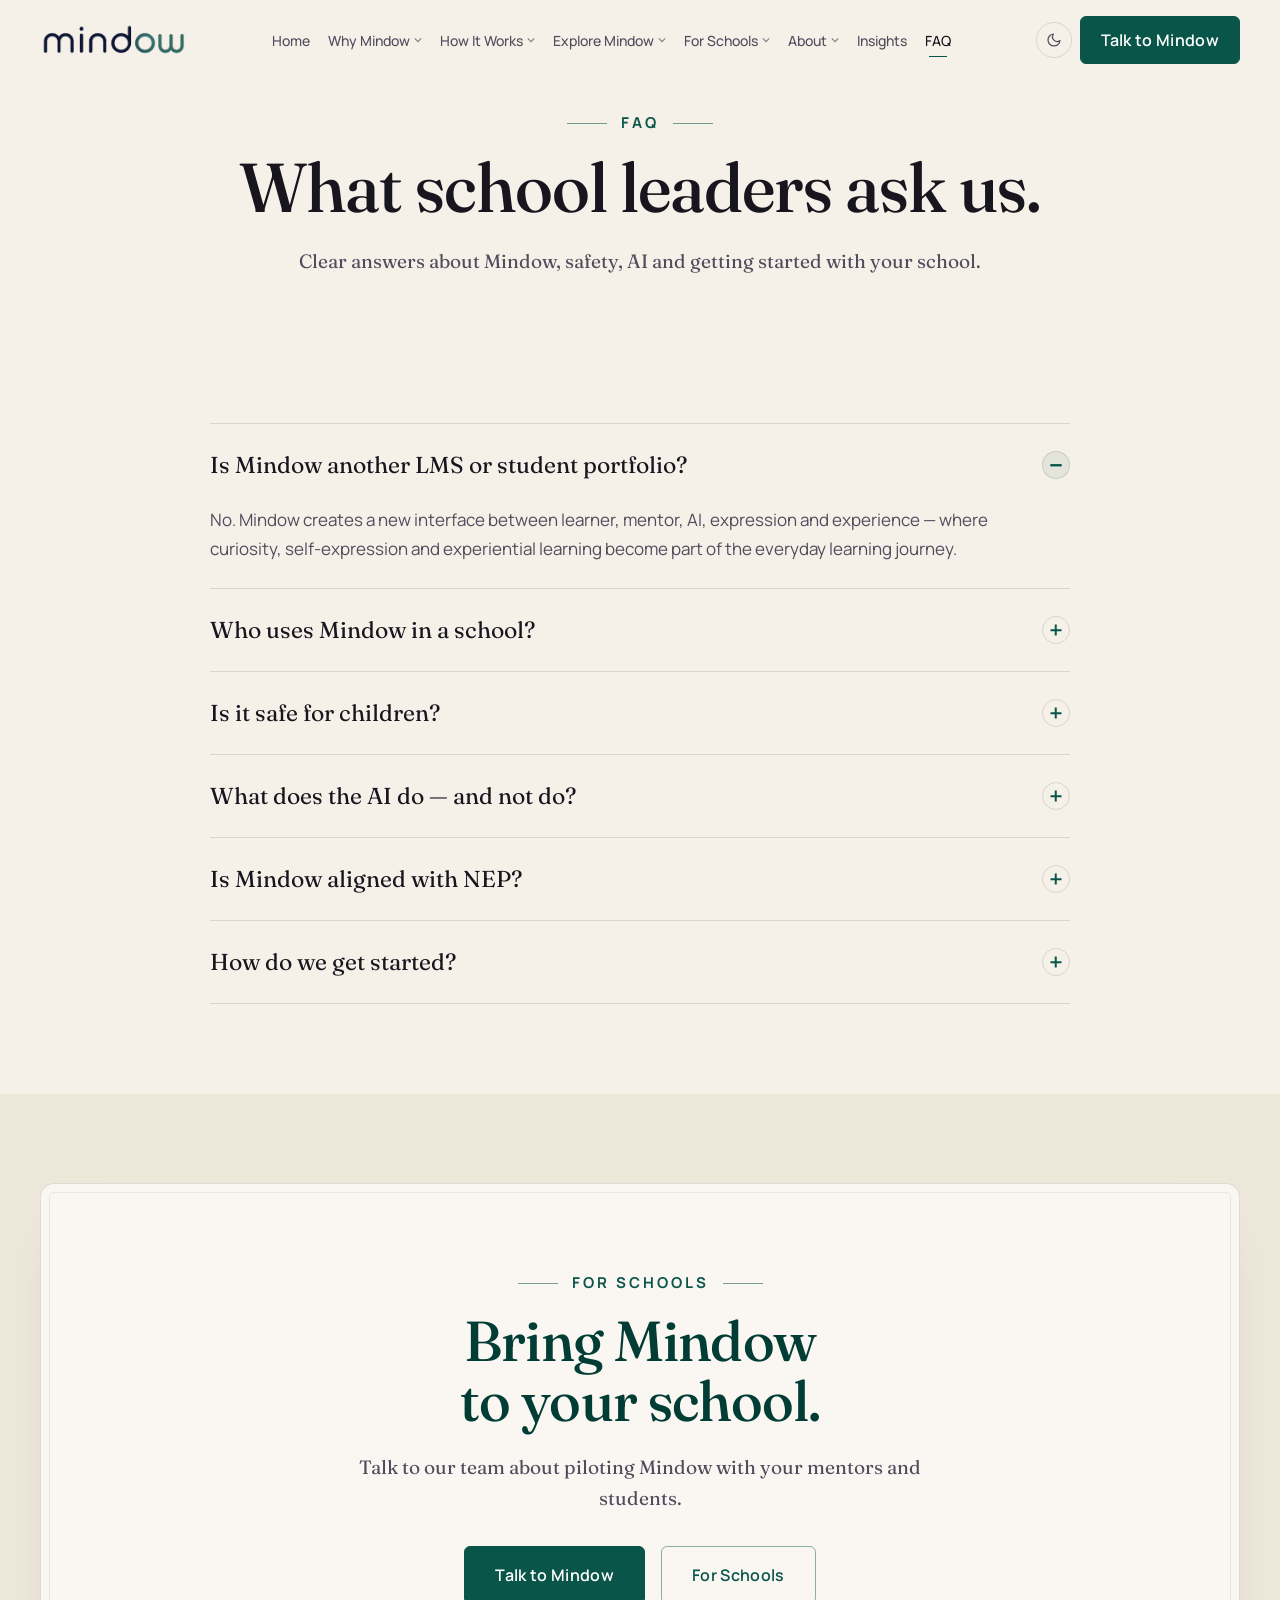
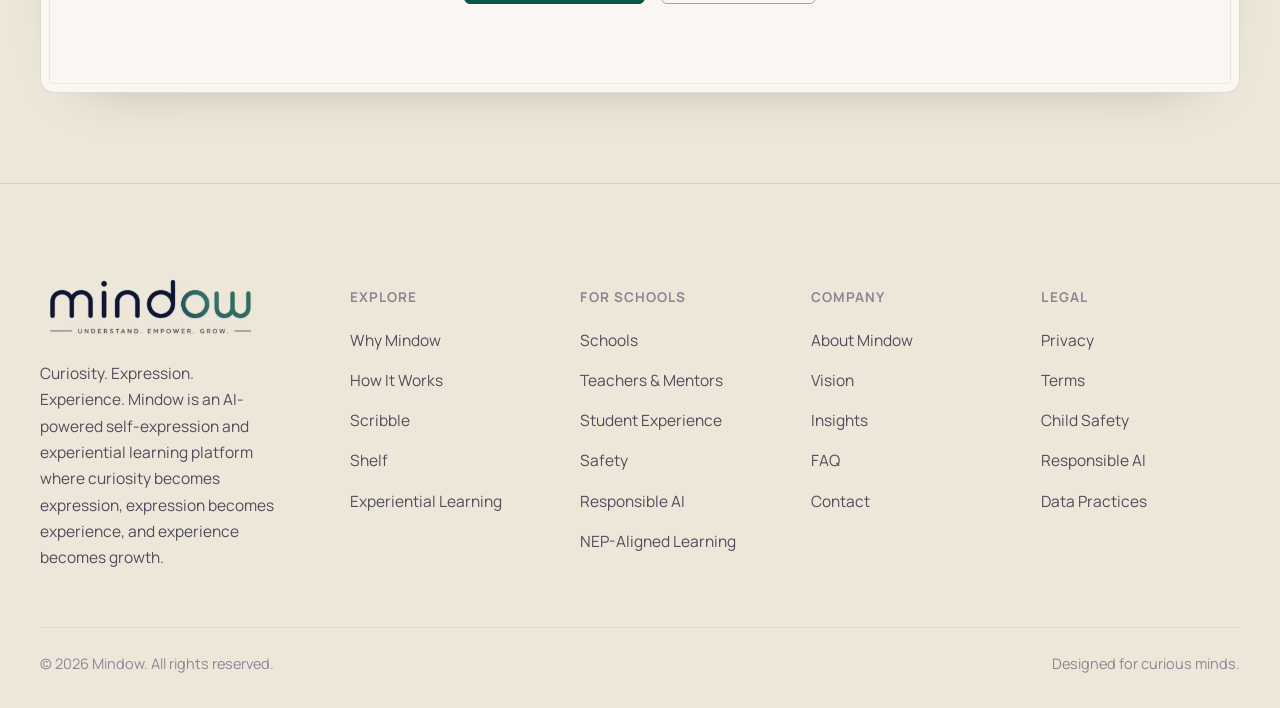
<file: faq.html>
<!doctype html>
<html lang="en">
<head>
<meta charset="UTF-8">
<meta name="viewport" content="width=device-width, initial-scale=1.0">
<title>FAQ — Mindow</title>
<meta name="description" content="Frequently asked questions about Mindow for schools — what it is, who uses it, safety, responsible AI, NEP alignment and how to get started.">
<link rel="icon" href="data:image/svg+xml,%3Csvg xmlns='http://www.w3.org/2000/svg' viewBox='0 0 32 32'%3E%3Ccircle cx='16' cy='16' r='15' fill='%230a0a0e'/%3E%3Cpath d='M16 5v22M8 10c4 3 4 9 0 12M24 10c-4 3-4 9 0 12' stroke='%238b7cff' stroke-width='2' fill='none' stroke-linecap='round'/%3E%3C/svg%3E">
<link rel="stylesheet" href="css/style.css?v=43">
<script>(function(){try{var t=localStorage.getItem('mindow-theme');if(t==='light')document.documentElement.setAttribute('data-theme','light');}catch(e){}})();</script>
</head>
<body>

<header class="site-header">
  <div class="container nav-inner">
    <a href="index.html" class="logo"><img src="img/logo-mindow-wordmark.png?v=4" alt="Mindow" class="logo-img" width="690" height="160"></a>
    <nav class="main-nav">
      <div class="nav-item"><a href="index.html" class="nav-link">Home</a></div>
      <div class="nav-item">
        <a href="why-mindow.html" class="nav-link">Why Mindow <svg class="nav-caret" viewBox="0 0 10 6" fill="none"><path d="M1 1l4 4 4-4" stroke="currentColor" stroke-width="1.4"/></svg></a>
        <div class="mega">
          <a href="why-mindow.html#the-problem"><span class="mega-title">The Problem</span><span class="mega-desc">Why digital identity needs to evolve</span></a>
          <a href="why-mindow.html#curiosity"><span class="mega-title">Learning Starts With Curiosity</span><span class="mega-desc">A different starting question</span></a>
          <a href="why-mindow.html#face-to-mind"><span class="mega-title">From Face to Mind</span><span class="mega-desc">The evolution of digital identity</span></a>
          <a href="why-mindow.html#expression"><span class="mega-title">Mode of Expression, Redefined</span><span class="mega-desc">Beyond words alone</span></a>
          <a href="why-mindow.html#philosophy"><span class="mega-title">Mindow Philosophy</span><span class="mega-desc">One environment, every mind</span></a>
        </div>
      </div>
      <div class="nav-item">
        <a href="how-it-works.html" class="nav-link">How It Works <svg class="nav-caret" viewBox="0 0 10 6" fill="none"><path d="M1 1l4 4 4-4" stroke="currentColor" stroke-width="1.4"/></svg></a>
        <div class="mega">
          <a href="how-it-works.html#scribble"><span class="mega-title">Scribble</span><span class="mega-desc">How I think & create</span></a>
          <a href="how-it-works.html#shelf"><span class="mega-title">Shelf</span><span class="mega-desc">What I choose & explore</span></a>
          <a href="how-it-works.html#intent-scribble"><span class="mega-title">Intent Interactive Scribble</span><span class="mega-desc">One idea, an entire journey</span></a>
          <!-- <a href="how-it-works.html#scribble-chain"><span class="mega-title">Scribble Chain</span><span class="mega-desc">Curiosity as a continuous loop</span></a> -->
          <a href="how-it-works.html#experiential-learning"><span class="mega-title">Experiential Learning</span><span class="mega-desc">Turning curiosity into experience</span></a>
          <a href="how-it-works.html#mentor-student"><span class="mega-title">Mentor ↔ Student</span><span class="mega-desc">A two-way interface</span></a>
          <a href="how-it-works.html#ai"><span class="mega-title">AI Understanding</span><span class="mega-desc">Assisting, never replacing judgment</span></a>
        </div>
      </div>
      <div class="nav-item">
        <a href="explore-mindow.html" class="nav-link">Explore Mindow <svg class="nav-caret" viewBox="0 0 10 6" fill="none"><path d="M1 1l4 4 4-4" stroke="currentColor" stroke-width="1.4"/></svg></a>
        <div class="mega">
          <a href="explore-mindow.html#scribble"><span class="mega-title">Experience a Scribble</span><span class="mega-desc">Try the interactive demo</span></a>
          <a href="explore-mindow.html#shelf"><span class="mega-title">Explore a Shelf</span><span class="mega-desc">See an evolving world of interests</span></a>
          <a href="explore-mindow.html#social-wall"><span class="mega-title">Social Wall</span><span class="mega-desc">Different minds, one environment</span></a>
          <a href="explore-mindow.html#learning-journey"><span class="mega-title">Learning Journey</span><span class="mega-desc">The full Mindow path</span></a>
          <a href="explore-mindow.html#loop"><span class="mega-title">Mindow Learning Loop</span><span class="mega-desc">The signature product loop</span></a>
        </div>
      </div>
      <div class="nav-item">
        <a href="for-schools.html" class="nav-link">For Schools <svg class="nav-caret" viewBox="0 0 10 6" fill="none"><path d="M1 1l4 4 4-4" stroke="currentColor" stroke-width="1.4"/></svg></a>
        <div class="mega">
          <a href="for-schools.html#overview"><span class="mega-title">For Schools</span><span class="mega-desc">A new interface, not another LMS</span></a>
          <a href="for-schools.html#mentors"><span class="mega-title">Teachers & Mentors</span><span class="mega-desc">New ways to communicate intent</span></a>
          <a href="for-schools.html#students"><span class="mega-title">Student Experience</span><span class="mega-desc">Express, create, explore</span></a>
          <a href="for-schools.html#experiential-learning"><span class="mega-title">Experiential Learning</span><span class="mega-desc">Connected, not disconnected</span></a>
          <a href="for-schools.html#safety"><span class="mega-title">Safety & Responsible AI</span><span class="mega-desc">Built in from the beginning</span></a>
          <a href="for-schools.html#nep"><span class="mega-title">NEP-Aligned Learning</span><span class="mega-desc">Experiential, holistic, competency-based</span></a>
        </div>
      </div>
      <div class="nav-item">
        <a href="about.html" class="nav-link">About <svg class="nav-caret" viewBox="0 0 10 6" fill="none"><path d="M1 1l4 4 4-4" stroke="currentColor" stroke-width="1.4"/></svg></a>
        <div class="mega">
          <a href="about.html#about"><span class="mega-title">About Mindow</span><span class="mega-desc">Who we are</span></a>
          <a href="about.html#vision"><span class="mega-title">Vision</span><span class="mega-desc">Where we're headed</span></a>
          <a href="about.html#philosophy"><span class="mega-title">Philosophy</span><span class="mega-desc">The idea behind the product</span></a>
          <a href="about.html#future-identity"><span class="mega-title">The Future of Digital Identity</span><span class="mega-desc">More than a photograph</span></a>
          <a href="about.html#contact"><span class="mega-title">Contact</span><span class="mega-desc">Talk to Mindow</span></a>
        </div>
      </div>
      <div class="nav-item"><a href="insights.html" class="nav-link">Insights</a></div>
      <div class="nav-item"><a href="faq.html" class="nav-link active">FAQ</a></div>
    </nav>
    <div class="nav-right">
      <button class="theme-toggle" aria-label="Toggle light and dark theme" type="button">
        <svg class="icon-sun" viewBox="0 0 24 24" fill="none" stroke="currentColor" stroke-width="1.8"><circle cx="12" cy="12" r="4"/><path d="M12 2v2M12 20v2M4.9 4.9l1.4 1.4M17.7 17.7l1.4 1.4M2 12h2M20 12h2M4.9 19.1l1.4-1.4M17.7 6.3l1.4-1.4" stroke-linecap="round"/></svg>
        <svg class="icon-moon" viewBox="0 0 24 24" fill="none" stroke="currentColor" stroke-width="1.8"><path d="M21 12.79A9 9 0 1111.21 3 7 7 0 0021 12.79z" stroke-linecap="round" stroke-linejoin="round"/></svg>
      </button>
      <a href="index.html#demo" class="btn btn-primary btn-sm">Talk to Mindow</a>
      <button class="nav-toggle" aria-label="Open menu"><span></span><span></span><span></span></button>
    </div>
  </div>
</header>

<div class="mobile-panel">
  <a href="index.html" style="font-family:'Fraunces',serif;font-size:19px;display:block;padding:16px 0;border-bottom:1px solid var(--border-soft);">Home</a>
  <details class="mobile-group"><summary>Why Mindow <span>+</span></summary><ul>
    <li><a href="why-mindow.html#the-problem">The Problem</a></li>
    <li><a href="why-mindow.html#curiosity">Learning Starts With Curiosity</a></li>
    <li><a href="why-mindow.html#face-to-mind">From Face to Mind</a></li>
    <li><a href="why-mindow.html#expression">Mode of Expression, Redefined</a></li>
    <li><a href="why-mindow.html#philosophy">Mindow Philosophy</a></li>
  </ul></details>
  <details class="mobile-group"><summary>How It Works <span>+</span></summary><ul>
    <li><a href="how-it-works.html#scribble">Scribble</a></li>
    <li><a href="how-it-works.html#shelf">Shelf</a></li>
    <li><a href="how-it-works.html#intent-scribble">Intent Interactive Scribble</a></li>
    <!-- <li><a href="how-it-works.html#scribble-chain">Scribble Chain</a></li> -->
    <li><a href="how-it-works.html#mentor-student">Mentor ↔ Student</a></li>
  </ul></details>
  <details class="mobile-group"><summary>Explore Mindow <span>+</span></summary><ul>
    <li><a href="explore-mindow.html#scribble">Experience a Scribble</a></li>
    <li><a href="explore-mindow.html#shelf">Explore a Shelf</a></li>
    <li><a href="explore-mindow.html#social-wall">Social Wall</a></li>
    <li><a href="explore-mindow.html#loop">Mindow Learning Loop</a></li>
  </ul></details>
  <details class="mobile-group"><summary>For Schools <span>+</span></summary><ul>
    <li><a href="for-schools.html#overview">For Schools</a></li>
    <li><a href="for-schools.html#mentors">Teachers & Mentors</a></li>
    <li><a href="for-schools.html#students">Student Experience</a></li>
    <li><a href="for-schools.html#safety">Safety & Responsible AI</a></li>
    <li><a href="for-schools.html#nep">NEP-Aligned Learning</a></li>
  </ul></details>
  <details class="mobile-group"><summary>About <span>+</span></summary><ul>
    <li><a href="about.html#about">About Mindow</a></li>
    <li><a href="about.html#vision">Vision</a></li>
    <li><a href="about.html#future-identity">Future of Digital Identity</a></li>
    <li><a href="about.html#contact">Contact</a></li>
  </ul></details>
  <a href="insights.html" style="font-family:'Fraunces',serif;font-size:19px;display:block;padding:16px 0;border-bottom:1px solid var(--border-soft);">Insights</a>
  <a href="faq.html" style="font-family:'Fraunces',serif;font-size:19px;display:block;padding:16px 0;border-bottom:1px solid var(--border-soft);">FAQ</a>
  <div class="mobile-cta">
    <a href="index.html#demo" class="btn btn-primary">Talk to Mindow</a>
    <a href="explore-mindow.html" class="btn btn-ghost">Experience Mindow</a>
  </div>
</div>

<main>

<section class="page-hero">
  <div class="container">
    <div class="eyebrow" data-reveal>FAQ</div>
    <h1 data-reveal data-reveal-delay="1">What school leaders ask us.</h1>
    <p class="lede" data-reveal data-reveal-delay="2">Clear answers about Mindow, safety, AI and getting started with your school.</p>
  </div>
</section>

<section class="section" id="faq">
  <div class="container">
    <div class="faq faq--page" data-reveal>
      <details open><summary>Is Mindow another LMS or student portfolio?<span aria-hidden="true"></span></summary><p>No. Mindow creates a new interface between learner, mentor, AI, expression and experience — where curiosity, self-expression and experiential learning become part of the everyday learning journey.</p></details>
      <details><summary>Who uses Mindow in a school?<span aria-hidden="true"></span></summary><p>Administrators bring curiosity-driven, experiential learning into the school with role-based, school-connected access. Teachers and mentors communicate learning intent through multiple mediums and see how each student approaches an idea. Students express curiosity through Scribbles, Shelves and connected learning journeys.</p></details>
      <details><summary>Is it safe for children?<span aria-hidden="true"></span></summary><p>Mindow is designed around a school-connected and controlled environment: school-connected access, role-based permissions, a moderated community, parental/guardian controls where applicable, privacy-conscious data practices, no targeted advertising and responsible AI principles.</p></details>
      <details><summary>What does the AI do — and not do?<span aria-hidden="true"></span></summary><p>AI helps organise a Scribble, connect related ideas, suggest resources, identify expressed interests and help create and summarise. It does not diagnose personality, assign intelligence or decide a child's potential. AI assists understanding — it does not define the child.</p></details>
      <details><summary>Is Mindow aligned with NEP?<span aria-hidden="true"></span></summary><p>Mindow is designed to support NEP-aligned experiential, holistic and competency-oriented learning.</p></details>
      <details><summary>How do we get started?<span aria-hidden="true"></span></summary><p>Talk to our team about piloting Mindow with your mentors and students.</p></details>
    </div>
  </div>
</section>

<section class="section section-alt">
  <div class="container">
    <div class="cta-band" data-reveal>
      <div class="eyebrow">For Schools</div>
      <h2>Bring Mindow to your school.</h2>
      <p class="lede">Talk to our team about piloting Mindow with your mentors and students.</p>
      <div class="btn-row">
        <a href="index.html#demo" class="btn btn-primary">Talk to Mindow</a>
        <a href="for-schools.html" class="btn btn-ghost">For Schools</a>
      </div>
    </div>
  </div>
</section>

</main>

<footer class="site-footer">
  <div class="container">
    <div class="footer-grid">
      <div class="footer-brand">
        <a href="index.html" class="logo"><img src="img/logo-mindow.png?v=4" alt="Mindow — Understand. Empower. Grow." class="logo-img logo-img--full" width="720" height="270"></a>
        <p>Curiosity. Expression. Experience. Mindow is an AI-powered self-expression and experiential learning platform where curiosity becomes expression, expression becomes experience, and experience becomes growth.</p>
      </div>
      <div class="footer-col"><h5>Explore</h5><ul>
        <li><a href="why-mindow.html">Why Mindow</a></li>
        <li><a href="how-it-works.html">How It Works</a></li>
        <li><a href="how-it-works.html#scribble">Scribble</a></li>
        <li><a href="how-it-works.html#shelf">Shelf</a></li>
        <!-- <li><a href="how-it-works.html#scribble-chain">Scribble Chain</a></li> -->
        <li><a href="how-it-works.html#experiential-learning">Experiential Learning</a></li>
      </ul></div>
      <div class="footer-col"><h5>For Schools</h5><ul>
        <li><a href="for-schools.html">Schools</a></li>
        <li><a href="for-schools.html#mentors">Teachers & Mentors</a></li>
        <li><a href="for-schools.html#students">Student Experience</a></li>
        <li><a href="for-schools.html#safety">Safety</a></li>
        <li><a href="for-schools.html#safety">Responsible AI</a></li>
        <li><a href="for-schools.html#nep">NEP-Aligned Learning</a></li>
      </ul></div>
      <div class="footer-col"><h5>Company</h5><ul>
        <li><a href="about.html">About Mindow</a></li>
        <li><a href="about.html#vision">Vision</a></li>
        <li><a href="insights.html">Insights</a></li>
        <li><a href="faq.html">FAQ</a></li>
        <li><a href="about.html#contact">Contact</a></li>
      </ul></div>
      <div class="footer-col"><h5>Legal</h5><ul>
        <li><a href="legal.html#privacy">Privacy</a></li>
        <li><a href="legal.html#terms">Terms</a></li>
        <li><a href="legal.html#child-safety">Child Safety</a></li>
        <li><a href="legal.html#responsible-ai">Responsible AI</a></li>
        <li><a href="legal.html#data-practices">Data Practices</a></li>
      </ul></div>
    </div>
    <div class="footer-bottom">
      <span>© 2026 Mindow. All rights reserved.</span>
      <span>Designed for curious minds.</span>
    </div>
  </div>
</footer>

<script src="js/main.js?v=42"></script>
</body>
</html>
</file>
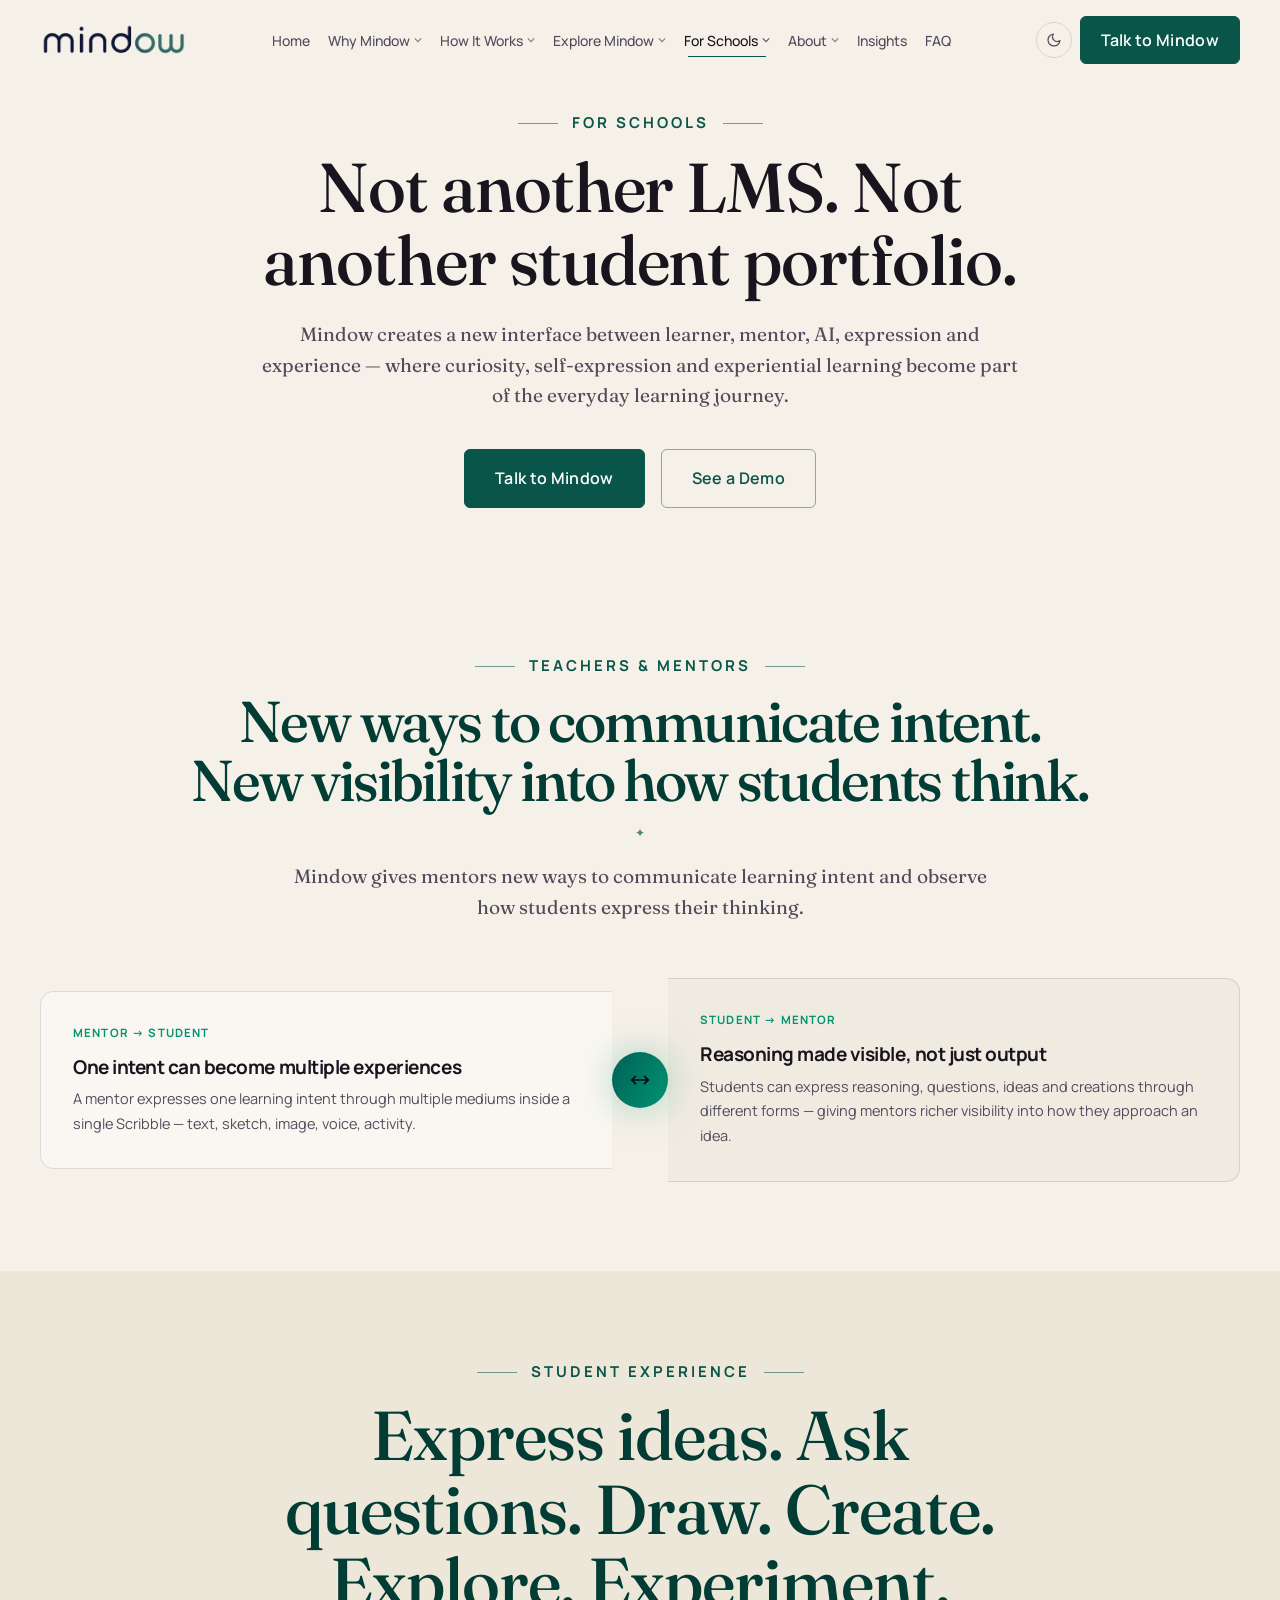
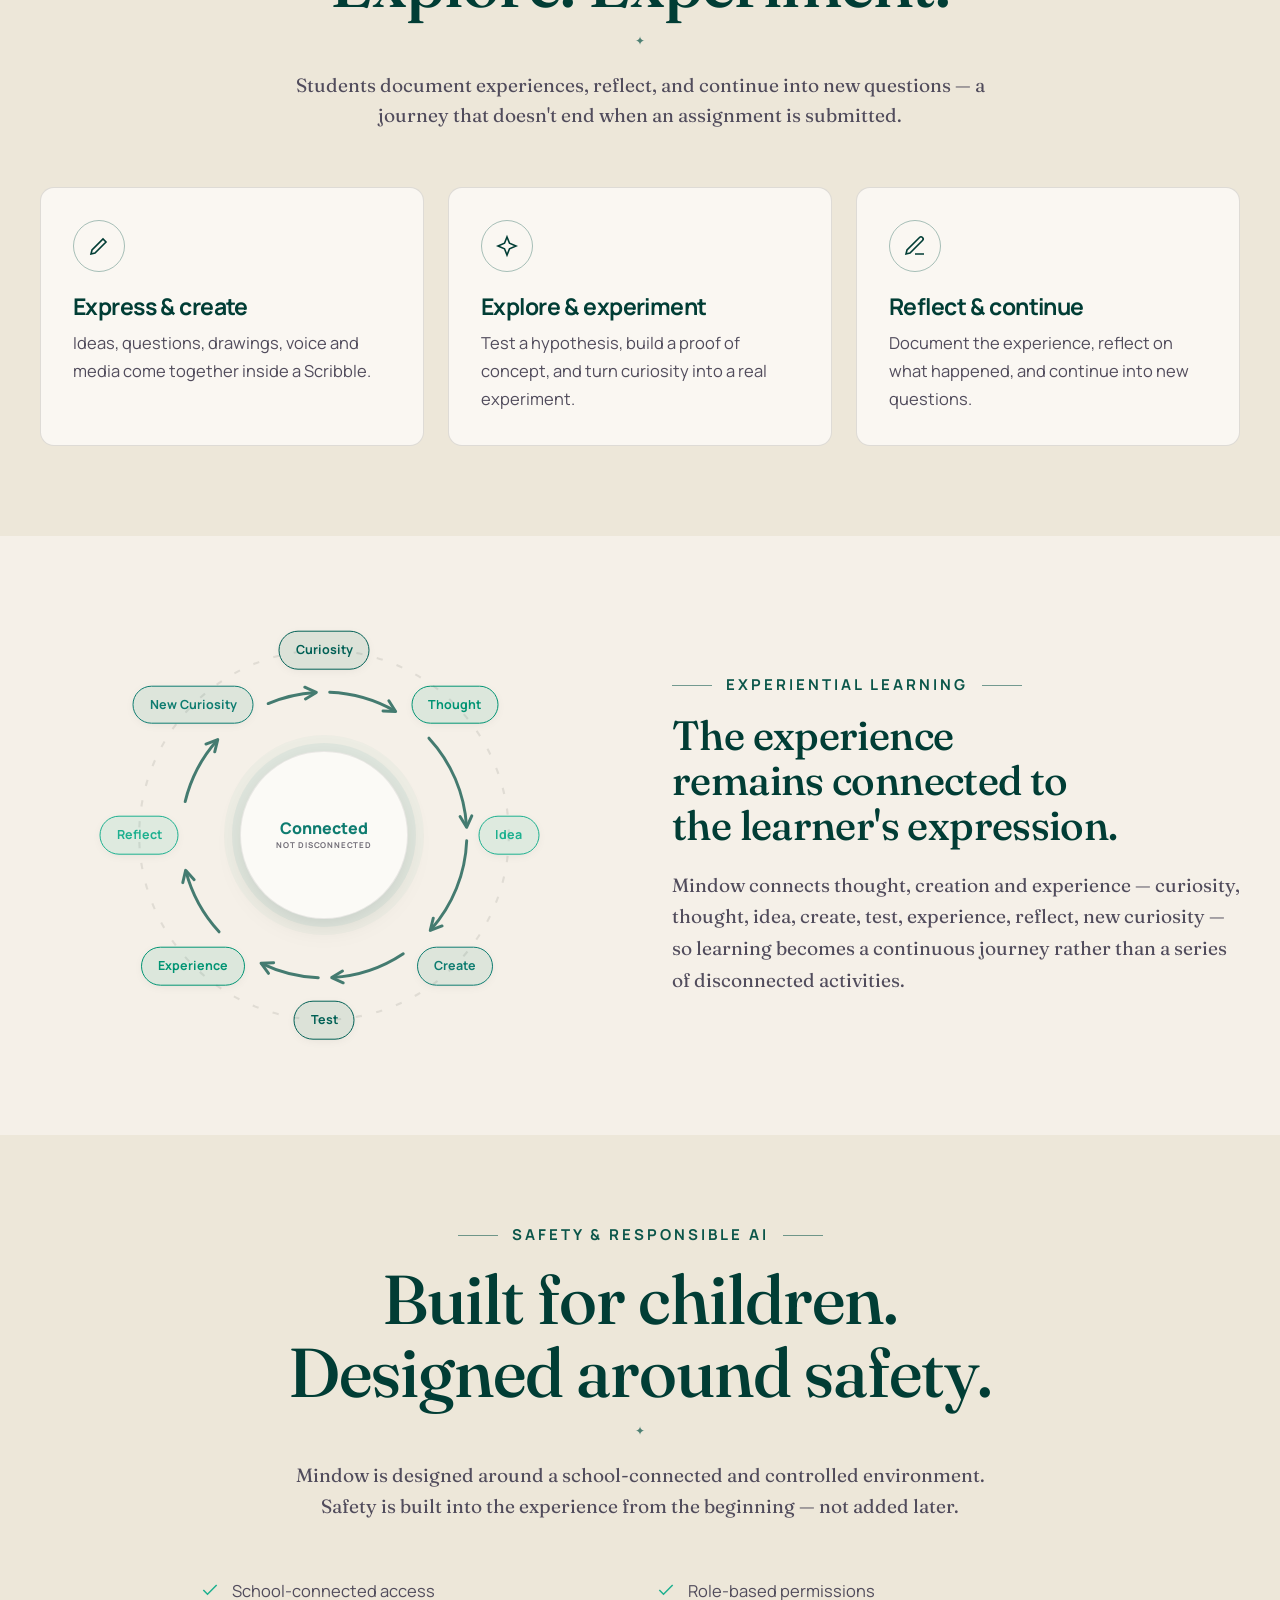
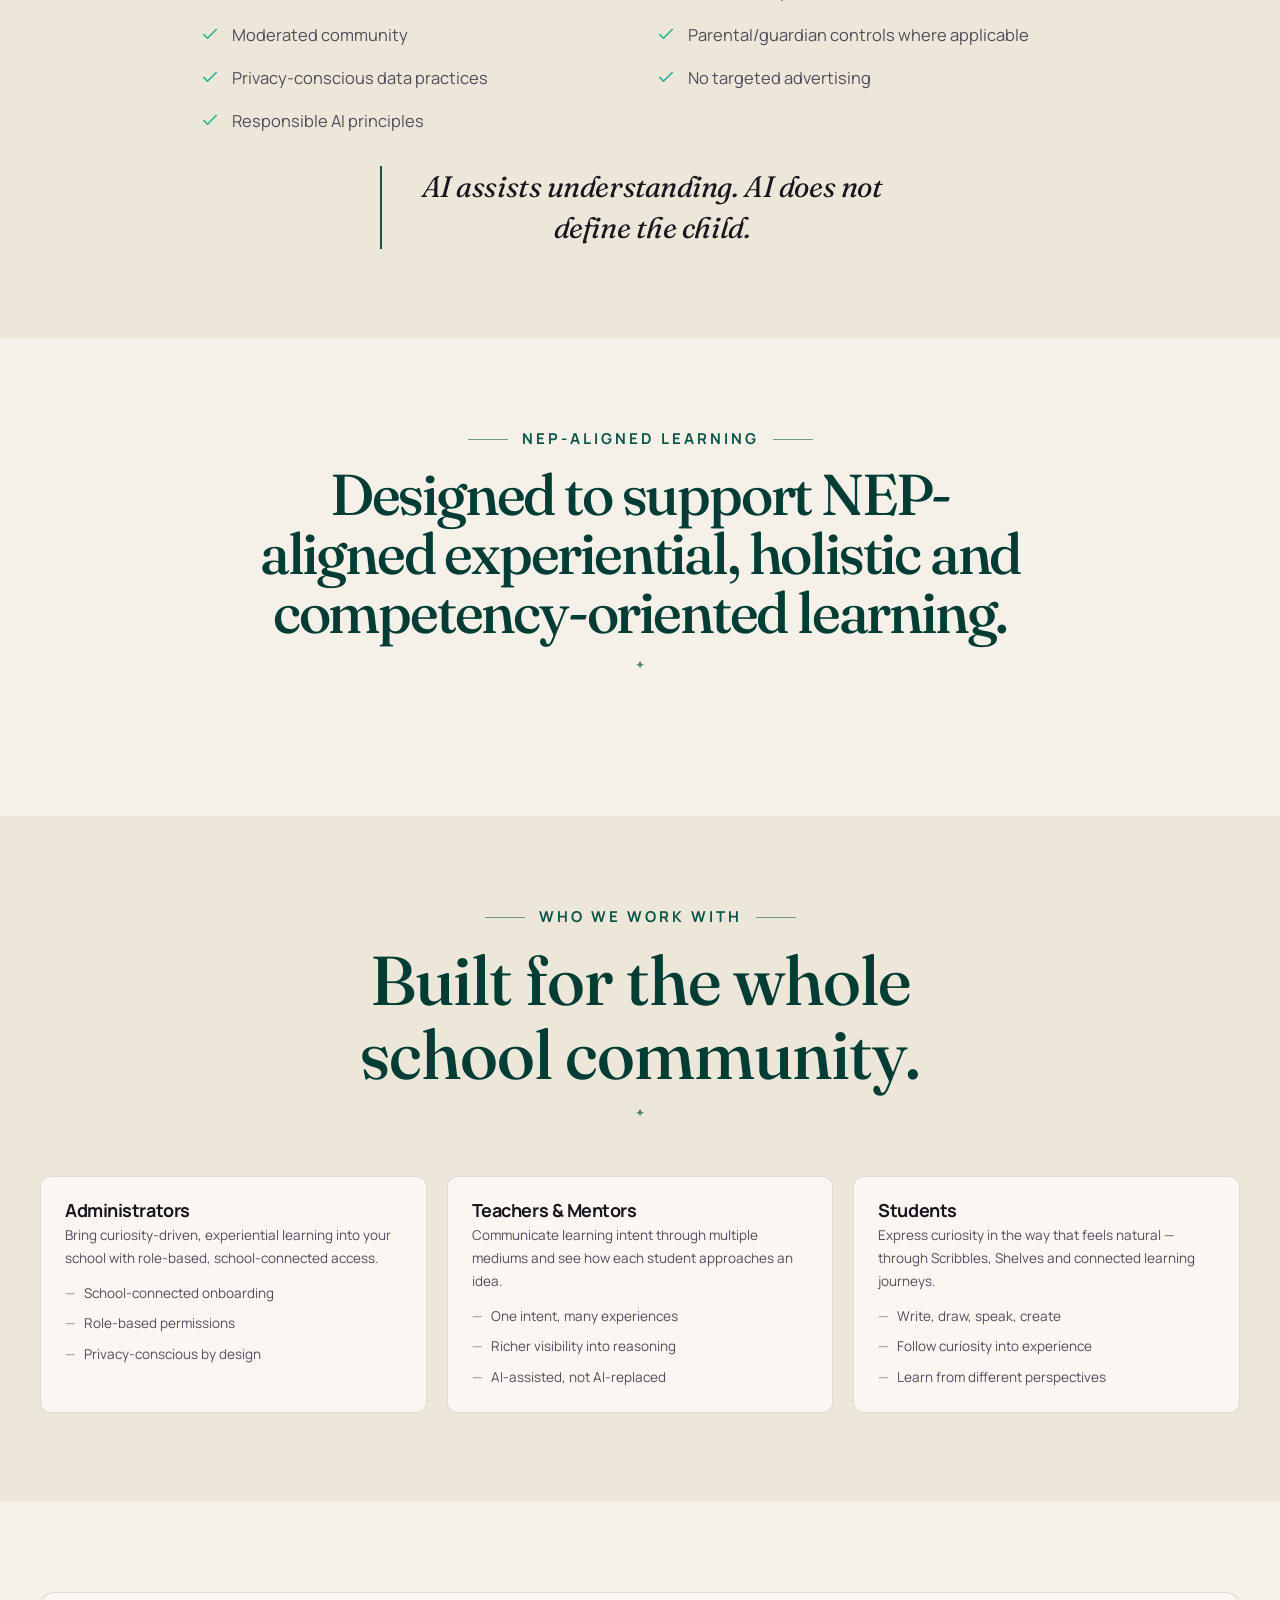
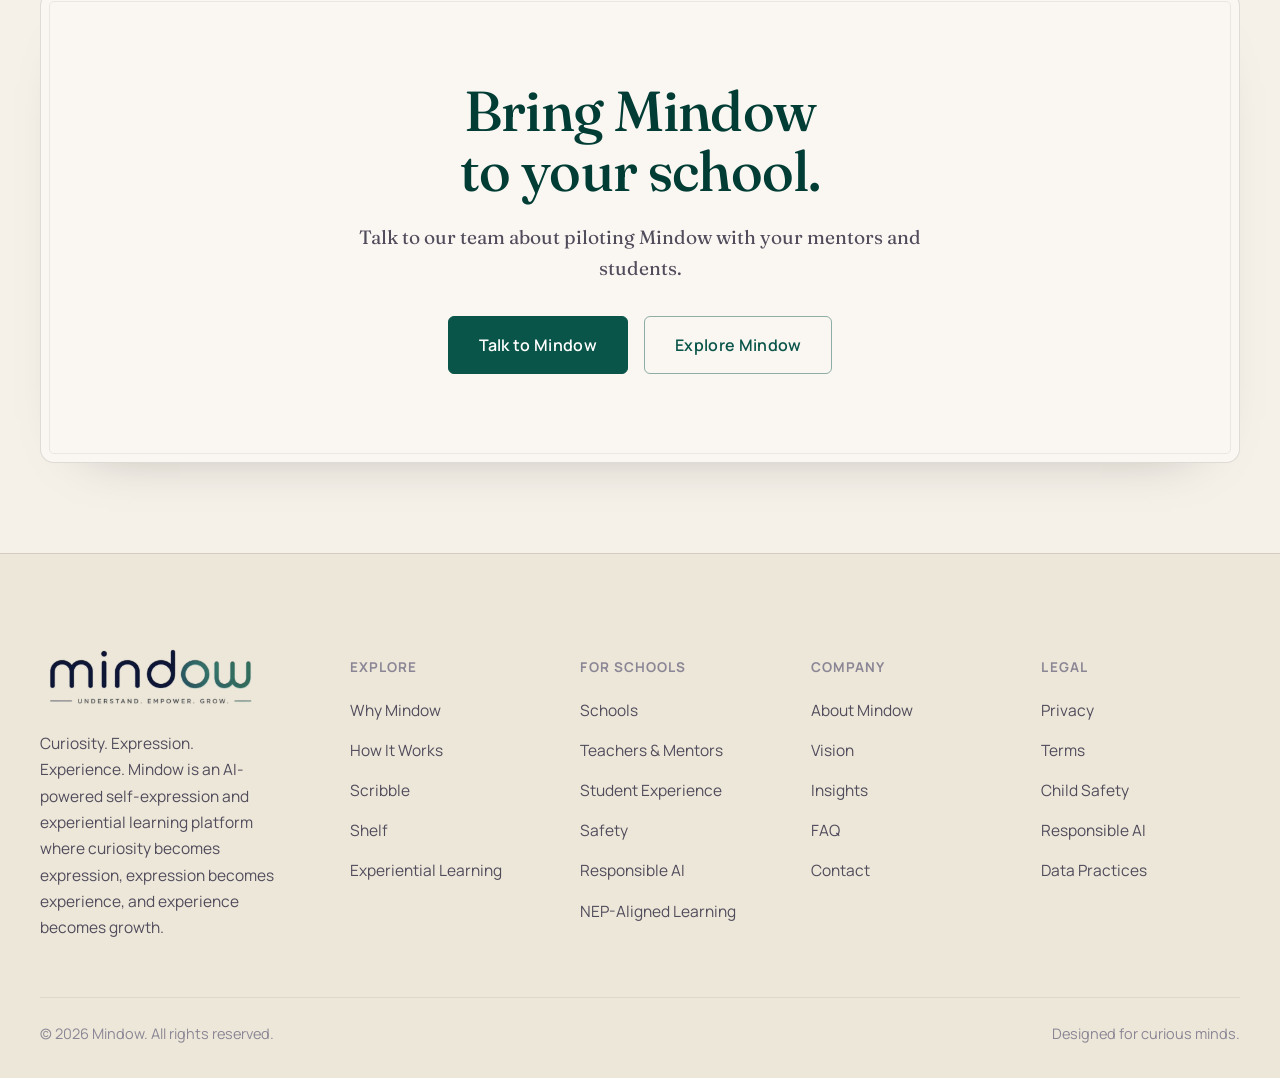
<file: for-schools.html>
<!doctype html>
<html lang="en">
<head>
<meta charset="UTF-8">
<meta name="viewport" content="width=device-width, initial-scale=1.0">
<title>For Schools — Mindow</title>
<meta name="description" content="Mindow creates a new interface between learners, mentors, AI, expression and experience — designed around safety, responsible AI and NEP-aligned experiential learning.">
<link rel="icon" href="data:image/svg+xml,%3Csvg xmlns='http://www.w3.org/2000/svg' viewBox='0 0 32 32'%3E%3Ccircle cx='16' cy='16' r='15' fill='%230a0a0e'/%3E%3Cpath d='M16 5v22M8 10c4 3 4 9 0 12M24 10c-4 3-4 9 0 12' stroke='%238b7cff' stroke-width='2' fill='none' stroke-linecap='round'/%3E%3C/svg%3E">
<link rel="stylesheet" href="css/style.css?v=43">
<script>(function(){try{var t=localStorage.getItem('mindow-theme');if(t==='light')document.documentElement.setAttribute('data-theme','light');}catch(e){}})();</script>
</head>
<body>

<header class="site-header">
  <div class="container nav-inner">
    <a href="index.html" class="logo"><img src="img/logo-mindow-wordmark.png?v=4" alt="Mindow" class="logo-img" width="690" height="160"></a>
    <nav class="main-nav">
      <div class="nav-item"><a href="index.html" class="nav-link">Home</a></div>
      <div class="nav-item">
        <a href="why-mindow.html" class="nav-link">Why Mindow <svg class="nav-caret" viewBox="0 0 10 6" fill="none"><path d="M1 1l4 4 4-4" stroke="currentColor" stroke-width="1.4"/></svg></a>
        <div class="mega">
          <a href="why-mindow.html#the-problem"><span class="mega-title">The Problem</span><span class="mega-desc">Why digital identity needs to evolve</span></a>
          <a href="why-mindow.html#curiosity"><span class="mega-title">Learning Starts With Curiosity</span><span class="mega-desc">A different starting question</span></a>
          <a href="why-mindow.html#face-to-mind"><span class="mega-title">From Face to Mind</span><span class="mega-desc">The evolution of digital identity</span></a>
          <a href="why-mindow.html#expression"><span class="mega-title">Mode of Expression, Redefined</span><span class="mega-desc">Beyond words alone</span></a>
          <a href="why-mindow.html#philosophy"><span class="mega-title">Mindow Philosophy</span><span class="mega-desc">One environment, every mind</span></a>
        </div>
      </div>
      <div class="nav-item">
        <a href="how-it-works.html" class="nav-link">How It Works <svg class="nav-caret" viewBox="0 0 10 6" fill="none"><path d="M1 1l4 4 4-4" stroke="currentColor" stroke-width="1.4"/></svg></a>
        <div class="mega">
          <a href="how-it-works.html#scribble"><span class="mega-title">Scribble</span><span class="mega-desc">How I think & create</span></a>
          <a href="how-it-works.html#shelf"><span class="mega-title">Shelf</span><span class="mega-desc">What I choose & explore</span></a>
          <a href="how-it-works.html#intent-scribble"><span class="mega-title">Intent Interactive Scribble</span><span class="mega-desc">One idea, an entire journey</span></a>
          <!-- <a href="how-it-works.html#scribble-chain"><span class="mega-title">Scribble Chain</span><span class="mega-desc">Curiosity as a continuous loop</span></a> -->
          <a href="how-it-works.html#experiential-learning"><span class="mega-title">Experiential Learning</span><span class="mega-desc">Turning curiosity into experience</span></a>
          <a href="how-it-works.html#mentor-student"><span class="mega-title">Mentor ↔ Student</span><span class="mega-desc">A two-way interface</span></a>
          <a href="how-it-works.html#ai"><span class="mega-title">AI Understanding</span><span class="mega-desc">Assisting, never replacing judgment</span></a>
        </div>
      </div>
      <div class="nav-item">
        <a href="explore-mindow.html" class="nav-link">Explore Mindow <svg class="nav-caret" viewBox="0 0 10 6" fill="none"><path d="M1 1l4 4 4-4" stroke="currentColor" stroke-width="1.4"/></svg></a>
        <div class="mega">
          <a href="explore-mindow.html#scribble"><span class="mega-title">Experience a Scribble</span><span class="mega-desc">Try the interactive demo</span></a>
          <a href="explore-mindow.html#shelf"><span class="mega-title">Explore a Shelf</span><span class="mega-desc">See an evolving world of interests</span></a>
          <a href="explore-mindow.html#social-wall"><span class="mega-title">Social Wall</span><span class="mega-desc">Different minds, one environment</span></a>
          <a href="explore-mindow.html#learning-journey"><span class="mega-title">Learning Journey</span><span class="mega-desc">The full Mindow path</span></a>
          <a href="explore-mindow.html#loop"><span class="mega-title">Mindow Learning Loop</span><span class="mega-desc">The signature product loop</span></a>
        </div>
      </div>
      <div class="nav-item">
        <a href="for-schools.html" class="nav-link active">For Schools <svg class="nav-caret" viewBox="0 0 10 6" fill="none"><path d="M1 1l4 4 4-4" stroke="currentColor" stroke-width="1.4"/></svg></a>
        <div class="mega">
          <a href="for-schools.html#overview"><span class="mega-title">For Schools</span><span class="mega-desc">A new interface, not another LMS</span></a>
          <a href="for-schools.html#mentors"><span class="mega-title">Teachers & Mentors</span><span class="mega-desc">New ways to communicate intent</span></a>
          <a href="for-schools.html#students"><span class="mega-title">Student Experience</span><span class="mega-desc">Express, create, explore</span></a>
          <a href="for-schools.html#experiential-learning"><span class="mega-title">Experiential Learning</span><span class="mega-desc">Connected, not disconnected</span></a>
          <a href="for-schools.html#safety"><span class="mega-title">Safety & Responsible AI</span><span class="mega-desc">Built in from the beginning</span></a>
          <a href="for-schools.html#nep"><span class="mega-title">NEP-Aligned Learning</span><span class="mega-desc">Experiential, holistic, competency-based</span></a>
        </div>
      </div>
      <div class="nav-item">
        <a href="about.html" class="nav-link">About <svg class="nav-caret" viewBox="0 0 10 6" fill="none"><path d="M1 1l4 4 4-4" stroke="currentColor" stroke-width="1.4"/></svg></a>
        <div class="mega">
          <a href="about.html#about"><span class="mega-title">About Mindow</span><span class="mega-desc">Who we are</span></a>
          <a href="about.html#vision"><span class="mega-title">Vision</span><span class="mega-desc">Where we're headed</span></a>
          <a href="about.html#philosophy"><span class="mega-title">Philosophy</span><span class="mega-desc">The idea behind the product</span></a>
          <a href="about.html#future-identity"><span class="mega-title">The Future of Digital Identity</span><span class="mega-desc">More than a photograph</span></a>
          <a href="about.html#contact"><span class="mega-title">Contact</span><span class="mega-desc">Talk to Mindow</span></a>
        </div>
      </div>
      <div class="nav-item"><a href="insights.html" class="nav-link">Insights</a></div>
      <div class="nav-item"><a href="faq.html" class="nav-link">FAQ</a></div>
    </nav>
    <div class="nav-right">
      <button class="theme-toggle" aria-label="Toggle light and dark theme" type="button">
        <svg class="icon-sun" viewBox="0 0 24 24" fill="none" stroke="currentColor" stroke-width="1.8"><circle cx="12" cy="12" r="4"/><path d="M12 2v2M12 20v2M4.9 4.9l1.4 1.4M17.7 17.7l1.4 1.4M2 12h2M20 12h2M4.9 19.1l1.4-1.4M17.7 6.3l1.4-1.4" stroke-linecap="round"/></svg>
        <svg class="icon-moon" viewBox="0 0 24 24" fill="none" stroke="currentColor" stroke-width="1.8"><path d="M21 12.79A9 9 0 1111.21 3 7 7 0 0021 12.79z" stroke-linecap="round" stroke-linejoin="round"/></svg>
      </button>
      <a href="index.html#demo" class="btn btn-primary btn-sm">Talk to Mindow</a>
      <button class="nav-toggle" aria-label="Open menu"><span></span><span></span><span></span></button>
    </div>
  </div>
</header>

<div class="mobile-panel">
  <a href="index.html" style="font-family:'Fraunces',serif;font-size:19px;display:block;padding:16px 0;border-bottom:1px solid var(--border-soft);">Home</a>
  <details class="mobile-group"><summary>Why Mindow <span>+</span></summary><ul>
    <li><a href="why-mindow.html#the-problem">The Problem</a></li>
    <li><a href="why-mindow.html#curiosity">Learning Starts With Curiosity</a></li>
    <li><a href="why-mindow.html#face-to-mind">From Face to Mind</a></li>
    <li><a href="why-mindow.html#expression">Mode of Expression, Redefined</a></li>
    <li><a href="why-mindow.html#philosophy">Mindow Philosophy</a></li>
  </ul></details>
  <details class="mobile-group"><summary>How It Works <span>+</span></summary><ul>
    <li><a href="how-it-works.html#scribble">Scribble</a></li>
    <li><a href="how-it-works.html#shelf">Shelf</a></li>
    <li><a href="how-it-works.html#intent-scribble">Intent Interactive Scribble</a></li>
    <!-- <li><a href="how-it-works.html#scribble-chain">Scribble Chain</a></li> -->
    <li><a href="how-it-works.html#mentor-student">Mentor ↔ Student</a></li>
  </ul></details>
  <details class="mobile-group"><summary>Explore Mindow <span>+</span></summary><ul>
    <li><a href="explore-mindow.html#scribble">Experience a Scribble</a></li>
    <li><a href="explore-mindow.html#shelf">Explore a Shelf</a></li>
    <li><a href="explore-mindow.html#social-wall">Social Wall</a></li>
    <li><a href="explore-mindow.html#loop">Mindow Learning Loop</a></li>
  </ul></details>
  <details class="mobile-group" open><summary>For Schools <span>+</span></summary><ul>
    <li><a href="for-schools.html#overview">For Schools</a></li>
    <li><a href="for-schools.html#mentors">Teachers & Mentors</a></li>
    <li><a href="for-schools.html#students">Student Experience</a></li>
    <li><a href="for-schools.html#safety">Safety & Responsible AI</a></li>
    <li><a href="for-schools.html#nep">NEP-Aligned Learning</a></li>
  </ul></details>
  <details class="mobile-group"><summary>About <span>+</span></summary><ul>
    <li><a href="about.html#about">About Mindow</a></li>
    <li><a href="about.html#vision">Vision</a></li>
    <li><a href="about.html#future-identity">Future of Digital Identity</a></li>
    <li><a href="about.html#contact">Contact</a></li>
  </ul></details>
  <a href="insights.html" style="font-family:'Fraunces',serif;font-size:19px;display:block;padding:16px 0;border-bottom:1px solid var(--border-soft);">Insights</a>
  <a href="faq.html" style="font-family:'Fraunces',serif;font-size:19px;display:block;padding:16px 0;border-bottom:1px solid var(--border-soft);">FAQ</a>
  <div class="mobile-cta">
    <a href="index.html#demo" class="btn btn-primary">Talk to Mindow</a>
    <a href="explore-mindow.html" class="btn btn-ghost">Experience Mindow</a>
  </div>
</div>

<main>

<section class="page-hero" id="overview">
  <div class="bg-glow"></div>
  <div class="container">
    <div class="eyebrow" data-reveal>For Schools</div>
    <h1 data-reveal data-reveal-delay="1">Not another LMS. Not another student portfolio.</h1>
    <p class="lede" data-reveal data-reveal-delay="2">Mindow creates a new interface between learner, mentor, AI, expression and experience — where curiosity, self-expression and experiential learning become part of the everyday learning journey.</p>
    <div class="btn-row" style="justify-content:center" data-reveal data-reveal-delay="3">
      <a href="about.html#contact" class="btn btn-primary">Talk to Mindow</a>
      <a href="explore-mindow.html" class="btn btn-ghost">See a Demo</a>
    </div>
  </div>
</section>

<section class="section" id="mentors">
  <div class="container">
    <div class="section-head center">
      <div class="eyebrow">Teachers & Mentors</div>
      <h2 class="section-title section-title--compact">New ways to communicate intent. New visibility into how students think.</h2>
      <p>Mindow gives mentors new ways to communicate learning intent and observe how students express their thinking.</p>
    </div>
    <div class="split" data-reveal>
      <div class="split-col mentor">
        <div class="split-badge">Mentor → Student</div>
        <h4>One intent can become multiple experiences</h4>
        <p>A mentor expresses one learning intent through multiple mediums inside a single Scribble — text, sketch, image, voice, activity.</p>
      </div>
      <div class="split-mid"><svg viewBox="0 0 24 24" fill="none"><path d="M17 8l4 4-4 4M7 16l-4-4 4-4M3 12h18" stroke-width="1.8" stroke-linecap="round"/></svg></div>
      <div class="split-col student">
        <div class="split-badge">Student → Mentor</div>
        <h4>Reasoning made visible, not just output</h4>
        <p>Students can express reasoning, questions, ideas and creations through different forms — giving mentors richer visibility into how they approach an idea.</p>
      </div>
    </div>
  </div>
</section>

<section class="section section-alt" id="students">
  <div class="container">
    <div class="section-head center">
      <div class="eyebrow">Student Experience</div>
      <h2 class="section-title">Express ideas. Ask questions. Draw. Create. Explore. Experiment.</h2>
      <p>Students document experiences, reflect, and continue into new questions — a journey that doesn't end when an assignment is submitted.</p>
    </div>
    <div class="grid-3" data-reveal>
      <div class="card pillar-card"><div class="icon-badge"><svg viewBox="0 0 24 24" fill="none" stroke-width="1.6"><path d="M4 20l4-1 11-11-3-3L5 16z"/></svg></div><h3>Express & create</h3><p>Ideas, questions, drawings, voice and media come together inside a Scribble.</p></div>
      <div class="card pillar-card"><div class="icon-badge"><svg viewBox="0 0 24 24" fill="none" stroke-width="1.6"><path d="M12 3l2.5 6.2L21 12l-6.5 2.8L12 21l-2.5-6.2L3 12l6.5-2.8z"/></svg></div><h3>Explore & experiment</h3><p>Test a hypothesis, build a proof of concept, and turn curiosity into a real experiment.</p></div>
      <div class="card pillar-card"><div class="icon-badge"><svg viewBox="0 0 24 24" fill="none" stroke-width="1.6"><path d="M12 20h9M16.5 3.5a2.1 2.1 0 013 3L7 19l-4 1 1-4 12.5-12.5z"/></svg></div><h3>Reflect & continue</h3><p>Document the experience, reflect on what happened, and continue into new questions.</p></div>
    </div>
  </div>
</section>

<section class="section" id="experiential-learning">
  <div class="container">
    <div class="grid-2" style="align-items:center; gap:64px;">
      <div class="loop-wrap" data-reveal style="max-width:420px">
        <svg class="loop-svg" viewBox="0 0 200 200"><circle class="track" cx="100" cy="100" r="88"/></svg>
        <div class="loop-center"><b>Connected</b><span>not disconnected</span></div>
        <div class="loop-node">Curiosity</div>
        <div class="loop-node">Thought</div>
        <div class="loop-node">Idea</div>
        <div class="loop-node">Create</div>
        <div class="loop-node">Test</div>
        <div class="loop-node">Experience</div>
        <div class="loop-node">Reflect</div>
        <div class="loop-node">New Curiosity</div>
      </div>
      <div data-reveal data-reveal-delay="2">
        <div class="eyebrow">Experiential Learning</div>
        <h2 class="section-title-sub">The experience remains connected to the learner's&nbsp;expression.</h2>
        <p class="lede" style="margin-top:var(--sp-title-desc)">Mindow connects thought, creation and experience — curiosity, thought, idea, create, test, experience, reflect, new curiosity — so learning becomes a continuous journey rather than a series of disconnected activities.</p>
      </div>
    </div>
  </div>
</section>

<section class="section section-alt" id="safety">
  <div class="container">
    <div class="section-head center">
      <div class="eyebrow">Safety & Responsible AI</div>
      <h2 class="section-title">Built for children. Designed around safety.</h2>
      <p>Mindow is designed around a school-connected and controlled environment. Safety is built into the experience from the beginning — not added later.</p>
    </div>
    <div class="check-grid" data-reveal>
      <div class="check-item"><svg viewBox="0 0 24 24" fill="none" stroke-width="1.8"><path d="M20 6L9 17l-5-5"/></svg>School-connected access</div>
      <div class="check-item"><svg viewBox="0 0 24 24" fill="none" stroke-width="1.8"><path d="M20 6L9 17l-5-5"/></svg>Role-based permissions</div>
      <div class="check-item"><svg viewBox="0 0 24 24" fill="none" stroke-width="1.8"><path d="M20 6L9 17l-5-5"/></svg>Moderated community</div>
      <div class="check-item"><svg viewBox="0 0 24 24" fill="none" stroke-width="1.8"><path d="M20 6L9 17l-5-5"/></svg>Parental/guardian controls where applicable</div>
      <div class="check-item"><svg viewBox="0 0 24 24" fill="none" stroke-width="1.8"><path d="M20 6L9 17l-5-5"/></svg>Privacy-conscious data practices</div>
      <div class="check-item"><svg viewBox="0 0 24 24" fill="none" stroke-width="1.8"><path d="M20 6L9 17l-5-5"/></svg>No targeted advertising</div>
      <div class="check-item"><svg viewBox="0 0 24 24" fill="none" stroke-width="1.8"><path d="M20 6L9 17l-5-5"/></svg>Responsible AI principles</div>
    </div>
    <p class="key-message" style="margin-top:32px;text-align:center;max-width:520px;margin-inline:auto" data-reveal>AI assists understanding. AI does not define the child.</p>
  </div>
</section>

<section class="section" id="nep">
  <div class="container">
    <div class="section-head center">
      <div class="eyebrow">NEP-Aligned Learning</div>
      <h2 class="section-title section-title--compact">Designed to support NEP-aligned experiential, holistic and competency-oriented learning.</h2>
    </div>
  </div>
</section>

<section class="section section-alt">
  <div class="container">
    <div class="section-head center">
      <div class="eyebrow">Who we work with</div>
      <h2 class="section-title">Built for the whole school community.</h2>
    </div>
    <div class="audience-grid" data-reveal>
      <div class="audience-card">
        <h4 style="font-size:18px;margin-bottom:4px">Administrators</h4>
        <p style="font-size:13.5px">Bring curiosity-driven, experiential learning into your school with role-based, school-connected access.</p>
        <ul><li>School-connected onboarding</li><li>Role-based permissions</li><li>Privacy-conscious by design</li></ul>
      </div>
      <div class="audience-card">
        <h4 style="font-size:18px;margin-bottom:4px">Teachers & Mentors</h4>
        <p style="font-size:13.5px">Communicate learning intent through multiple mediums and see how each student approaches an idea.</p>
        <ul><li>One intent, many experiences</li><li>Richer visibility into reasoning</li><li>AI-assisted, not AI-replaced</li></ul>
      </div>
      <div class="audience-card">
        <h4 style="font-size:18px;margin-bottom:4px">Students</h4>
        <p style="font-size:13.5px">Express curiosity in the way that feels natural — through Scribbles, Shelves and connected learning journeys.</p>
        <ul><li>Write, draw, speak, create</li><li>Follow curiosity into experience</li><li>Learn from different perspectives</li></ul>
      </div>
    </div>
  </div>
</section>

<section class="section">
  <div class="container">
    <div class="cta-band" data-reveal>
      <h2>Bring Mindow to your school.</h2>
      <p class="lede" style="margin:var(--sp-title-desc) auto 0;text-align:center">Talk to our team about piloting Mindow with your mentors and students.</p>
      <div class="btn-row">
        <a href="about.html#contact" class="btn btn-primary">Talk to Mindow</a>
        <a href="explore-mindow.html" class="btn btn-ghost">Explore Mindow</a>
      </div>
    </div>
  </div>
</section>

</main>

<footer class="site-footer">
  <div class="container">
    <div class="footer-grid">
      <div class="footer-brand">
        <a href="index.html" class="logo"><img src="img/logo-mindow.png?v=4" alt="Mindow — Understand. Empower. Grow." class="logo-img logo-img--full" width="720" height="270"></a>
        <p>Curiosity. Expression. Experience. Mindow is an AI-powered self-expression and experiential learning platform where curiosity becomes expression, expression becomes experience, and experience becomes growth.</p>
      </div>
      <div class="footer-col"><h5>Explore</h5><ul>
        <li><a href="why-mindow.html">Why Mindow</a></li>
        <li><a href="how-it-works.html">How It Works</a></li>
        <li><a href="how-it-works.html#scribble">Scribble</a></li>
        <li><a href="how-it-works.html#shelf">Shelf</a></li>
        <!-- <li><a href="how-it-works.html#scribble-chain">Scribble Chain</a></li> -->
        <li><a href="how-it-works.html#experiential-learning">Experiential Learning</a></li>
      </ul></div>
      <div class="footer-col"><h5>For Schools</h5><ul>
        <li><a href="for-schools.html">Schools</a></li>
        <li><a href="for-schools.html#mentors">Teachers & Mentors</a></li>
        <li><a href="for-schools.html#students">Student Experience</a></li>
        <li><a href="for-schools.html#safety">Safety</a></li>
        <li><a href="for-schools.html#safety">Responsible AI</a></li>
        <li><a href="for-schools.html#nep">NEP-Aligned Learning</a></li>
      </ul></div>
      <div class="footer-col"><h5>Company</h5><ul>
        <li><a href="about.html">About Mindow</a></li>
        <li><a href="about.html#vision">Vision</a></li>
        <li><a href="insights.html">Insights</a></li>
        <li><a href="faq.html">FAQ</a></li>
        <li><a href="about.html#contact">Contact</a></li>
      </ul></div>
      <div class="footer-col"><h5>Legal</h5><ul>
        <li><a href="legal.html#privacy">Privacy</a></li>
        <li><a href="legal.html#terms">Terms</a></li>
        <li><a href="legal.html#child-safety">Child Safety</a></li>
        <li><a href="legal.html#responsible-ai">Responsible AI</a></li>
        <li><a href="legal.html#data-practices">Data Practices</a></li>
      </ul></div>
    </div>
    <div class="footer-bottom">
      <span>© 2026 Mindow. All rights reserved.</span>
      <span>Designed for curious minds.</span>
    </div>
  </div>
</footer>

<script src="js/main.js?v=42"></script>
</body>
</html>
</file>
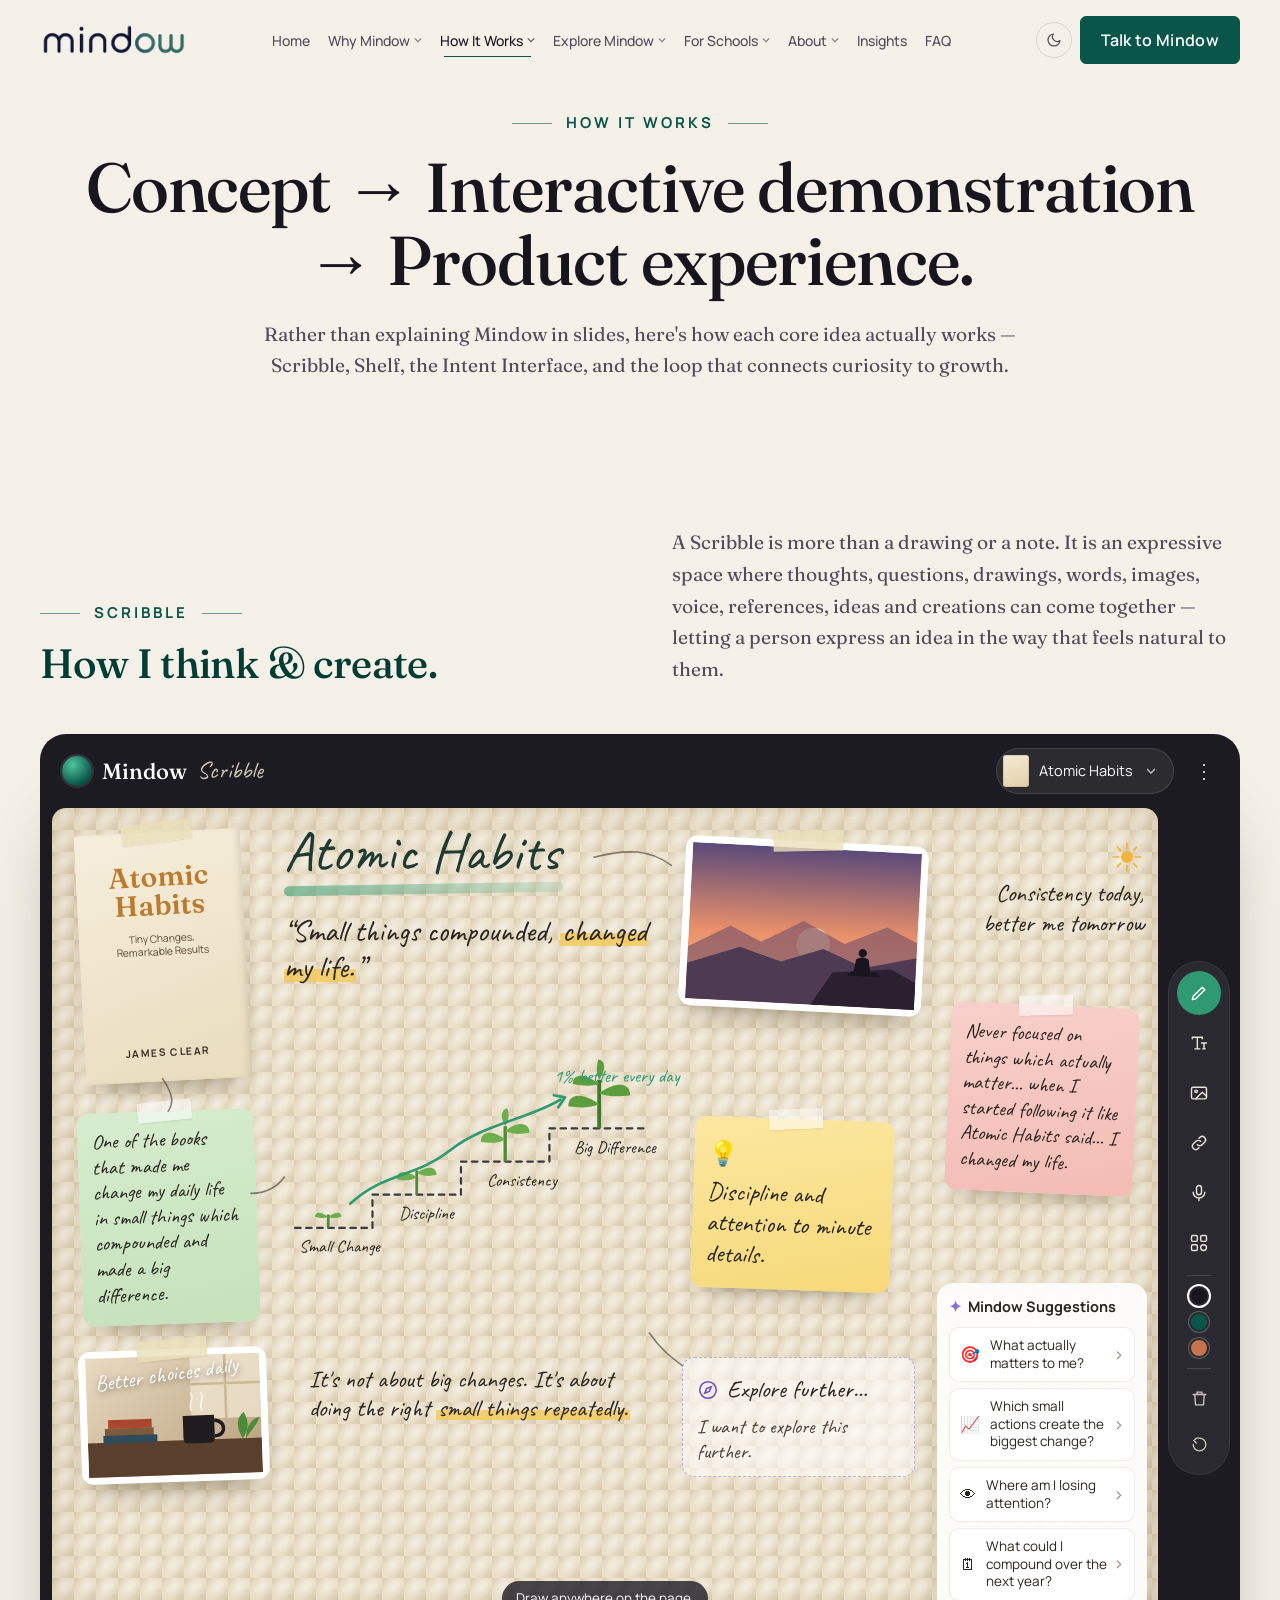
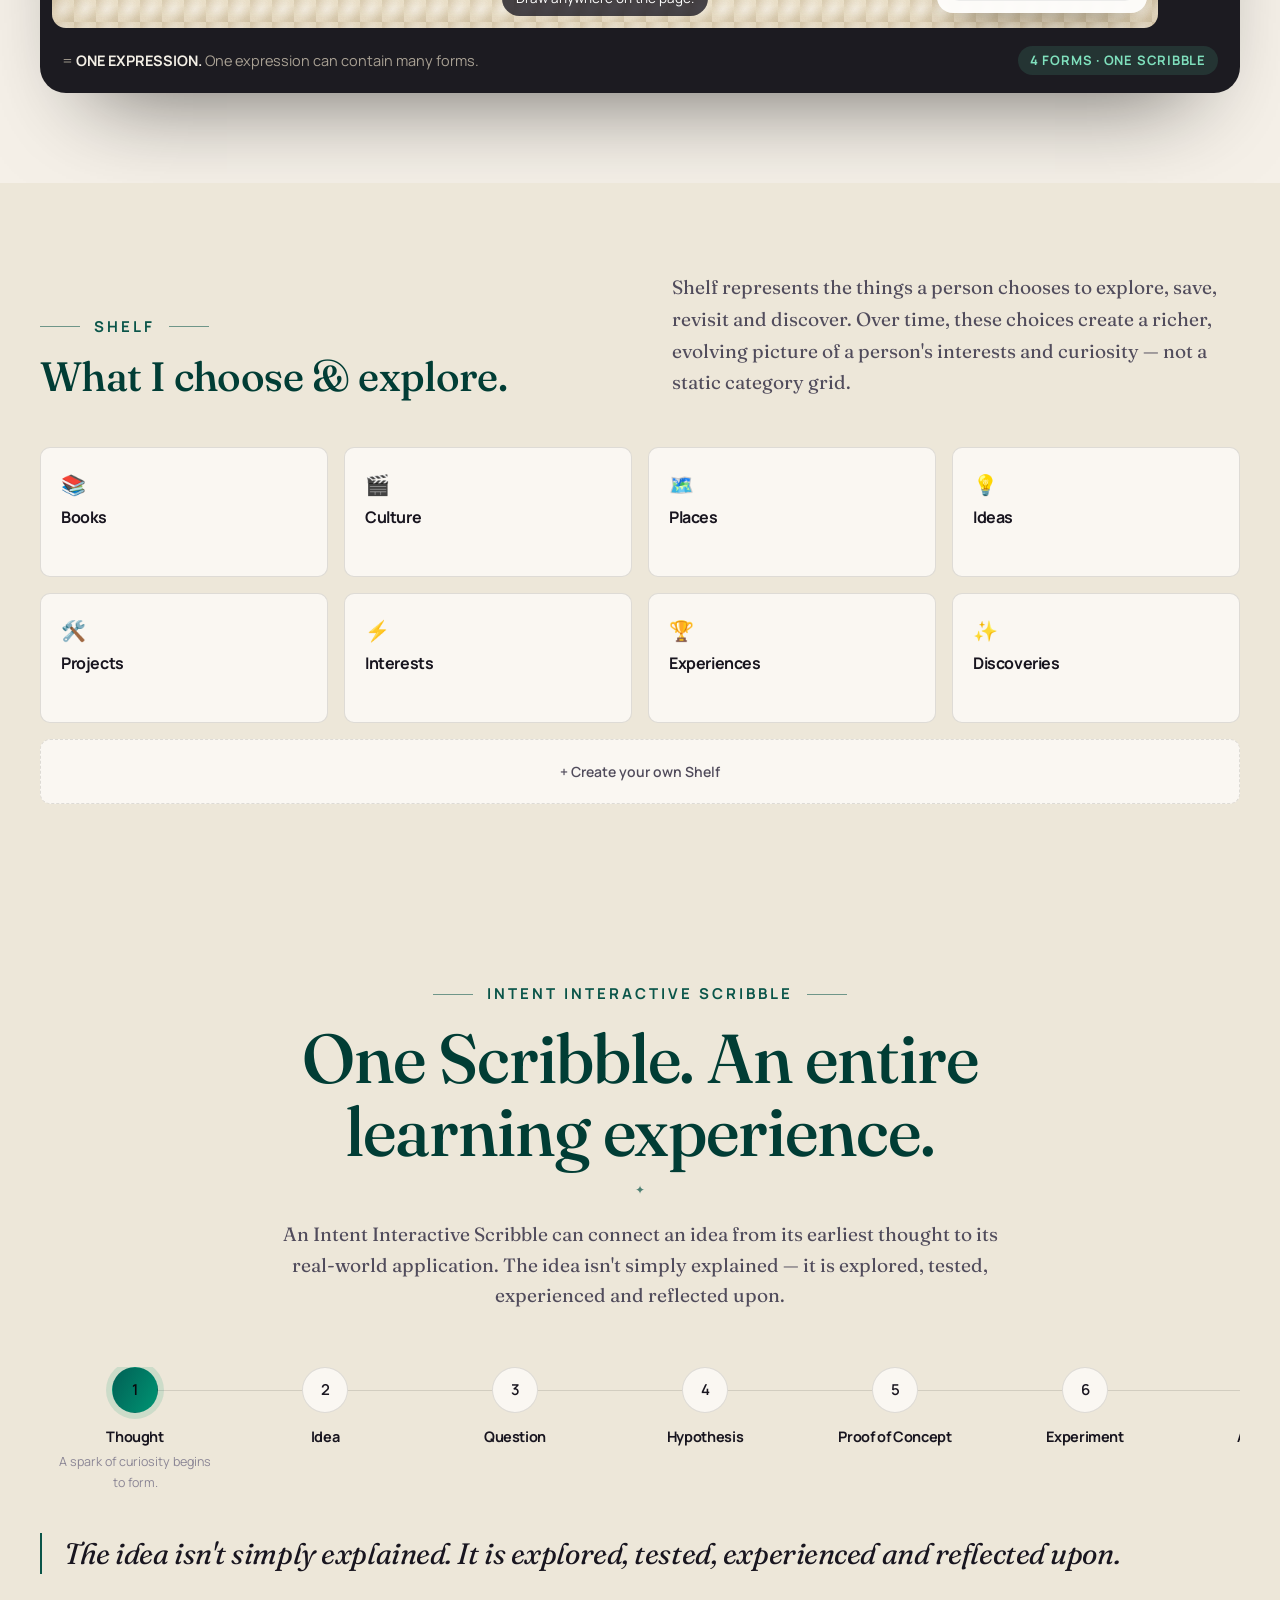
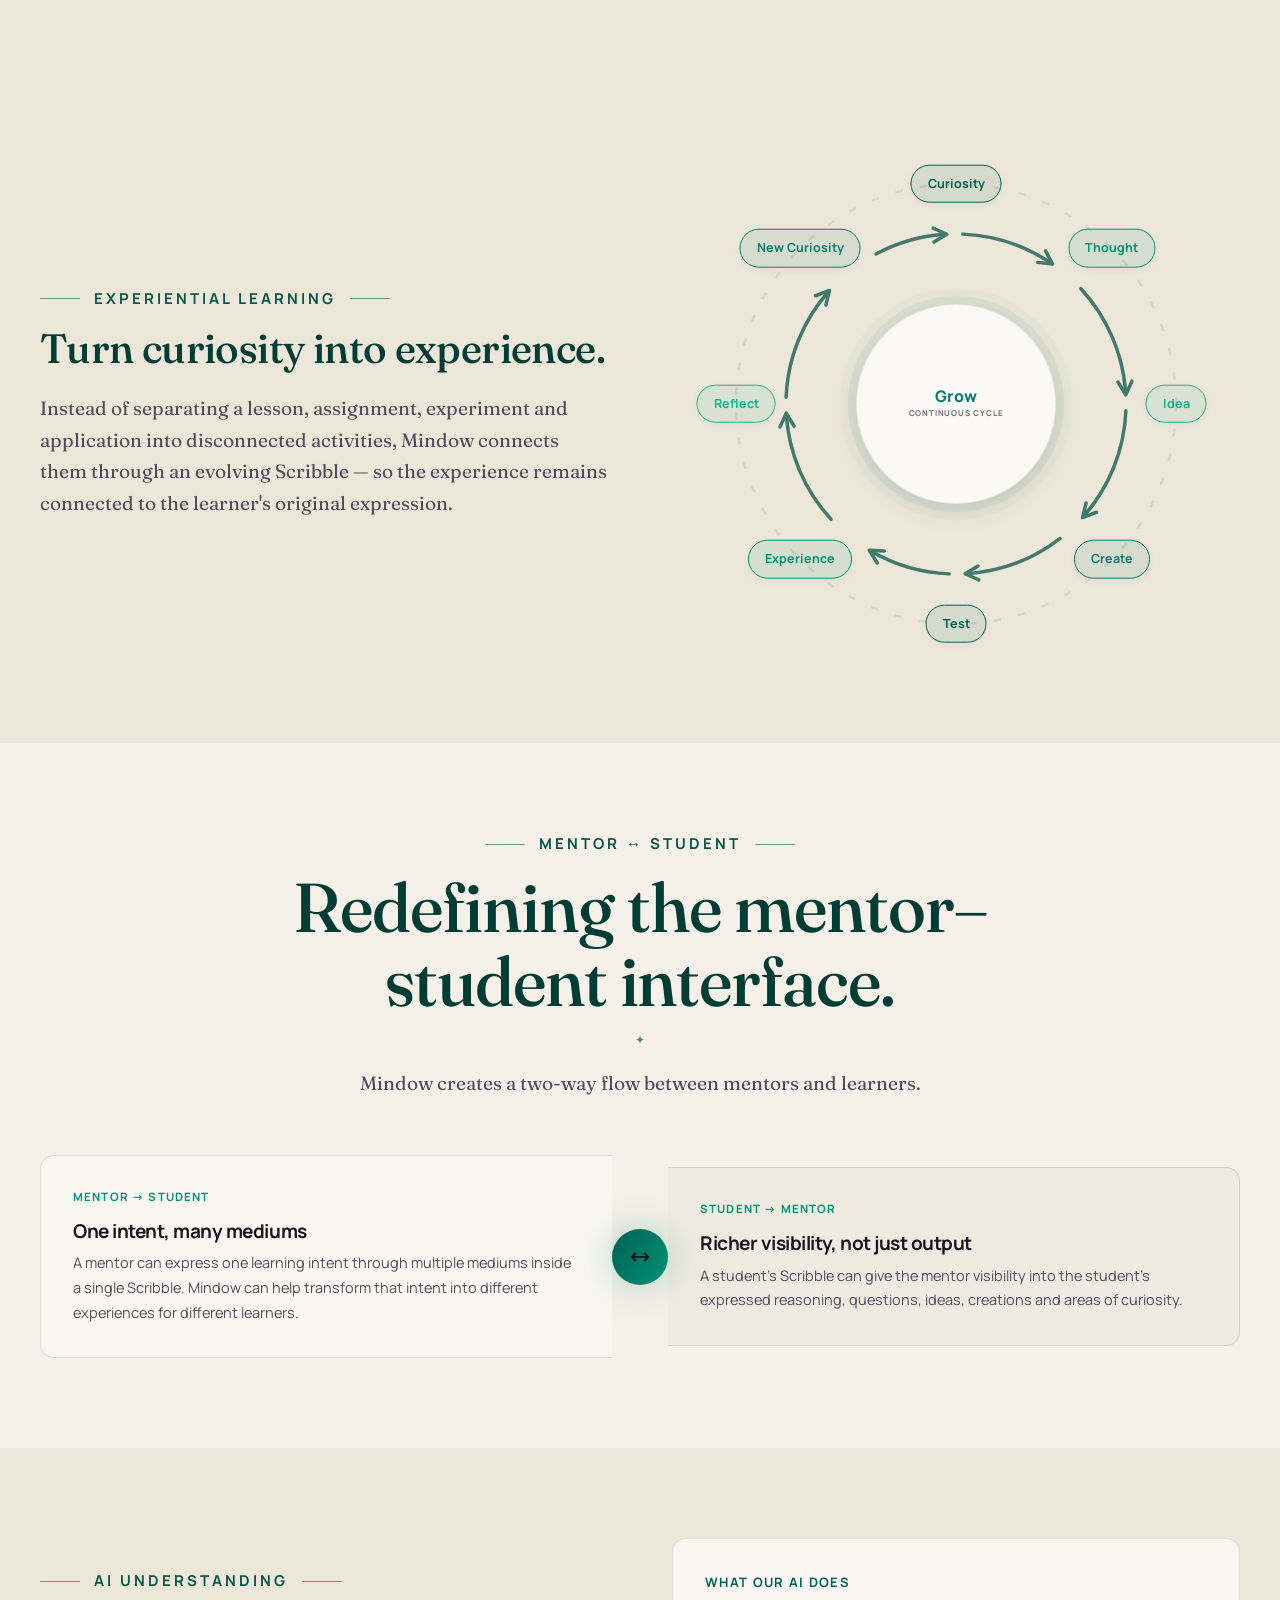
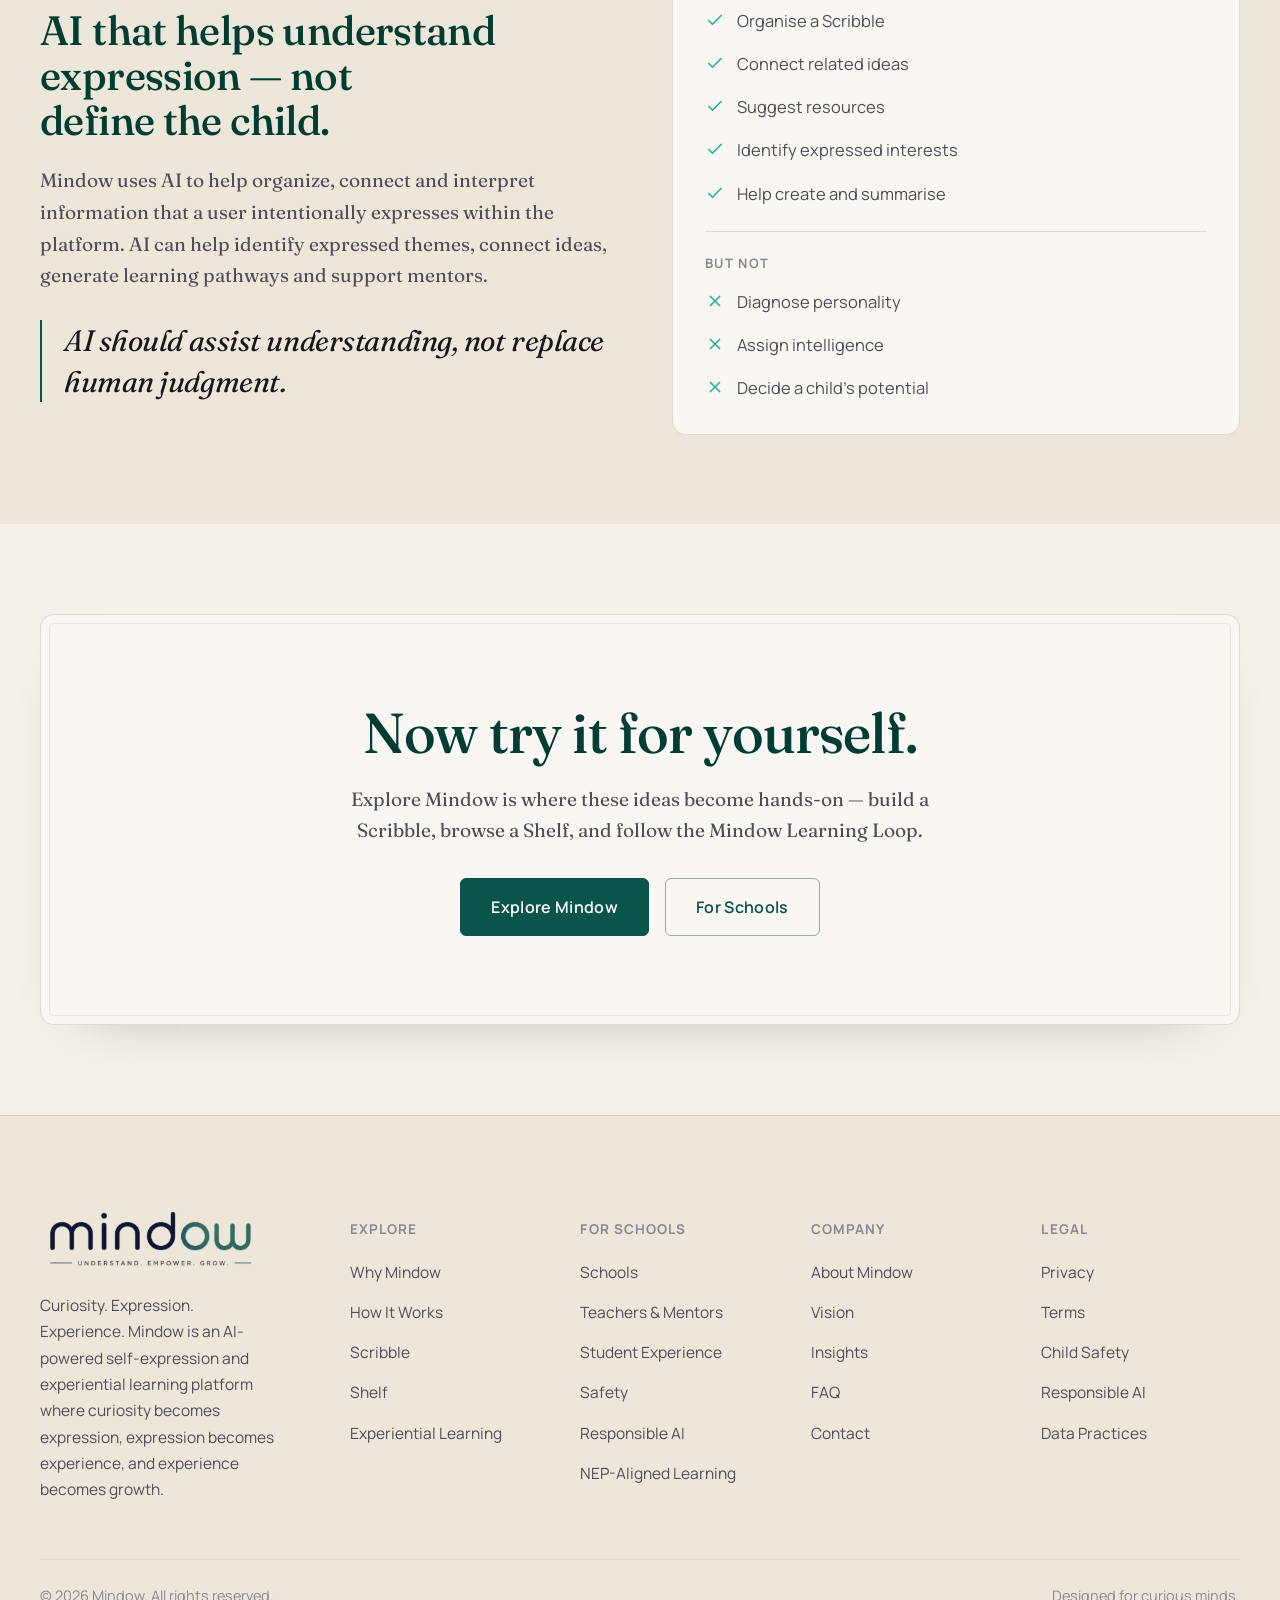
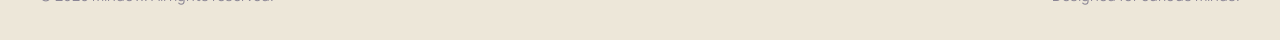
<file: how-it-works.html>
<!doctype html>
<html lang="en">
<head>
<meta charset="UTF-8">
<meta name="viewport" content="width=device-width, initial-scale=1.0">
<title>How It Works — Mindow</title>
<meta name="description" content="Scribble, Shelf, the Intent Interface, the Intent Interactive Scribble, Scribble Chain, Experiential Learning, Mentor↔Student and AI understanding — how Mindow works, end to end.">
<link rel="icon" href="data:image/svg+xml,%3Csvg xmlns='http://www.w3.org/2000/svg' viewBox='0 0 32 32'%3E%3Ccircle cx='16' cy='16' r='15' fill='%230a0a0e'/%3E%3Cpath d='M16 5v22M8 10c4 3 4 9 0 12M24 10c-4 3-4 9 0 12' stroke='%238b7cff' stroke-width='2' fill='none' stroke-linecap='round'/%3E%3C/svg%3E">
<link rel="stylesheet" href="css/style.css?v=43">
<script>(function(){try{var t=localStorage.getItem('mindow-theme');if(t==='light')document.documentElement.setAttribute('data-theme','light');}catch(e){}})();</script>
</head>
<body>

<header class="site-header">
  <div class="container nav-inner">
    <a href="index.html" class="logo"><img src="img/logo-mindow-wordmark.png?v=4" alt="Mindow" class="logo-img" width="690" height="160"></a>
    <nav class="main-nav">
      <div class="nav-item"><a href="index.html" class="nav-link">Home</a></div>
      <div class="nav-item">
        <a href="why-mindow.html" class="nav-link">Why Mindow <svg class="nav-caret" viewBox="0 0 10 6" fill="none"><path d="M1 1l4 4 4-4" stroke="currentColor" stroke-width="1.4"/></svg></a>
        <div class="mega">
          <a href="why-mindow.html#the-problem"><span class="mega-title">The Problem</span><span class="mega-desc">Why digital identity needs to evolve</span></a>
          <a href="why-mindow.html#curiosity"><span class="mega-title">Learning Starts With Curiosity</span><span class="mega-desc">A different starting question</span></a>
          <a href="why-mindow.html#face-to-mind"><span class="mega-title">From Face to Mind</span><span class="mega-desc">The evolution of digital identity</span></a>
          <a href="why-mindow.html#expression"><span class="mega-title">Mode of Expression, Redefined</span><span class="mega-desc">Beyond words alone</span></a>
          <a href="why-mindow.html#philosophy"><span class="mega-title">Mindow Philosophy</span><span class="mega-desc">One environment, every mind</span></a>
        </div>
      </div>
      <div class="nav-item">
        <a href="how-it-works.html" class="nav-link active">How It Works <svg class="nav-caret" viewBox="0 0 10 6" fill="none"><path d="M1 1l4 4 4-4" stroke="currentColor" stroke-width="1.4"/></svg></a>
        <div class="mega">
          <a href="how-it-works.html#scribble"><span class="mega-title">Scribble</span><span class="mega-desc">How I think & create</span></a>
          <a href="how-it-works.html#shelf"><span class="mega-title">Shelf</span><span class="mega-desc">What I choose & explore</span></a>
          <a href="how-it-works.html#intent-scribble"><span class="mega-title">Intent Interactive Scribble</span><span class="mega-desc">One idea, an entire journey</span></a>
          <!-- <a href="how-it-works.html#scribble-chain"><span class="mega-title">Scribble Chain</span><span class="mega-desc">Curiosity as a continuous loop</span></a> -->
          <a href="how-it-works.html#experiential-learning"><span class="mega-title">Experiential Learning</span><span class="mega-desc">Turning curiosity into experience</span></a>
          <a href="how-it-works.html#mentor-student"><span class="mega-title">Mentor ↔ Student</span><span class="mega-desc">A two-way interface</span></a>
          <a href="how-it-works.html#ai"><span class="mega-title">AI Understanding</span><span class="mega-desc">Assisting, never replacing judgment</span></a>
        </div>
      </div>
      <div class="nav-item">
        <a href="explore-mindow.html" class="nav-link">Explore Mindow <svg class="nav-caret" viewBox="0 0 10 6" fill="none"><path d="M1 1l4 4 4-4" stroke="currentColor" stroke-width="1.4"/></svg></a>
        <div class="mega">
          <a href="explore-mindow.html#scribble"><span class="mega-title">Experience a Scribble</span><span class="mega-desc">Try the interactive demo</span></a>
          <a href="explore-mindow.html#shelf"><span class="mega-title">Explore a Shelf</span><span class="mega-desc">See an evolving world of interests</span></a>
          <a href="explore-mindow.html#social-wall"><span class="mega-title">Social Wall</span><span class="mega-desc">Different minds, one environment</span></a>
          <a href="explore-mindow.html#learning-journey"><span class="mega-title">Learning Journey</span><span class="mega-desc">The full Mindow path</span></a>
          <a href="explore-mindow.html#loop"><span class="mega-title">Mindow Learning Loop</span><span class="mega-desc">The signature product loop</span></a>
        </div>
      </div>
      <div class="nav-item">
        <a href="for-schools.html" class="nav-link">For Schools <svg class="nav-caret" viewBox="0 0 10 6" fill="none"><path d="M1 1l4 4 4-4" stroke="currentColor" stroke-width="1.4"/></svg></a>
        <div class="mega">
          <a href="for-schools.html#overview"><span class="mega-title">For Schools</span><span class="mega-desc">A new interface, not another LMS</span></a>
          <a href="for-schools.html#mentors"><span class="mega-title">Teachers & Mentors</span><span class="mega-desc">New ways to communicate intent</span></a>
          <a href="for-schools.html#students"><span class="mega-title">Student Experience</span><span class="mega-desc">Express, create, explore</span></a>
          <a href="for-schools.html#experiential-learning"><span class="mega-title">Experiential Learning</span><span class="mega-desc">Connected, not disconnected</span></a>
          <a href="for-schools.html#safety"><span class="mega-title">Safety & Responsible AI</span><span class="mega-desc">Built in from the beginning</span></a>
          <a href="for-schools.html#nep"><span class="mega-title">NEP-Aligned Learning</span><span class="mega-desc">Experiential, holistic, competency-based</span></a>
        </div>
      </div>
      <div class="nav-item">
        <a href="about.html" class="nav-link">About <svg class="nav-caret" viewBox="0 0 10 6" fill="none"><path d="M1 1l4 4 4-4" stroke="currentColor" stroke-width="1.4"/></svg></a>
        <div class="mega">
          <a href="about.html#about"><span class="mega-title">About Mindow</span><span class="mega-desc">Who we are</span></a>
          <a href="about.html#vision"><span class="mega-title">Vision</span><span class="mega-desc">Where we're headed</span></a>
          <a href="about.html#philosophy"><span class="mega-title">Philosophy</span><span class="mega-desc">The idea behind the product</span></a>
          <a href="about.html#future-identity"><span class="mega-title">The Future of Digital Identity</span><span class="mega-desc">More than a photograph</span></a>
          <a href="about.html#contact"><span class="mega-title">Contact</span><span class="mega-desc">Talk to Mindow</span></a>
        </div>
      </div>
      <div class="nav-item"><a href="insights.html" class="nav-link">Insights</a></div>
      <div class="nav-item"><a href="faq.html" class="nav-link">FAQ</a></div>
    </nav>
    <div class="nav-right">
      <button class="theme-toggle" aria-label="Toggle light and dark theme" type="button">
        <svg class="icon-sun" viewBox="0 0 24 24" fill="none" stroke="currentColor" stroke-width="1.8"><circle cx="12" cy="12" r="4"/><path d="M12 2v2M12 20v2M4.9 4.9l1.4 1.4M17.7 17.7l1.4 1.4M2 12h2M20 12h2M4.9 19.1l1.4-1.4M17.7 6.3l1.4-1.4" stroke-linecap="round"/></svg>
        <svg class="icon-moon" viewBox="0 0 24 24" fill="none" stroke="currentColor" stroke-width="1.8"><path d="M21 12.79A9 9 0 1111.21 3 7 7 0 0021 12.79z" stroke-linecap="round" stroke-linejoin="round"/></svg>
      </button>
      <a href="index.html#demo" class="btn btn-primary btn-sm">Talk to Mindow</a>
      <button class="nav-toggle" aria-label="Open menu"><span></span><span></span><span></span></button>
    </div>
  </div>
</header>

<div class="mobile-panel">
  <a href="index.html" style="font-family:'Fraunces',serif;font-size:19px;display:block;padding:16px 0;border-bottom:1px solid var(--border-soft);">Home</a>
  <details class="mobile-group"><summary>Why Mindow <span>+</span></summary><ul>
    <li><a href="why-mindow.html#the-problem">The Problem</a></li>
    <li><a href="why-mindow.html#curiosity">Learning Starts With Curiosity</a></li>
    <li><a href="why-mindow.html#face-to-mind">From Face to Mind</a></li>
    <li><a href="why-mindow.html#expression">Mode of Expression, Redefined</a></li>
    <li><a href="why-mindow.html#philosophy">Mindow Philosophy</a></li>
  </ul></details>
  <details class="mobile-group" open><summary>How It Works <span>+</span></summary><ul>
    <li><a href="how-it-works.html#scribble">Scribble</a></li>
    <li><a href="how-it-works.html#shelf">Shelf</a></li>
    <li><a href="how-it-works.html#intent-scribble">Intent Interactive Scribble</a></li>
    <!-- <li><a href="how-it-works.html#scribble-chain">Scribble Chain</a></li> -->
    <li><a href="how-it-works.html#mentor-student">Mentor ↔ Student</a></li>
  </ul></details>
  <details class="mobile-group"><summary>Explore Mindow <span>+</span></summary><ul>
    <li><a href="explore-mindow.html#scribble">Experience a Scribble</a></li>
    <li><a href="explore-mindow.html#shelf">Explore a Shelf</a></li>
    <li><a href="explore-mindow.html#social-wall">Social Wall</a></li>
    <li><a href="explore-mindow.html#loop">Mindow Learning Loop</a></li>
  </ul></details>
  <details class="mobile-group"><summary>For Schools <span>+</span></summary><ul>
    <li><a href="for-schools.html#overview">For Schools</a></li>
    <li><a href="for-schools.html#mentors">Teachers & Mentors</a></li>
    <li><a href="for-schools.html#students">Student Experience</a></li>
    <li><a href="for-schools.html#safety">Safety & Responsible AI</a></li>
    <li><a href="for-schools.html#nep">NEP-Aligned Learning</a></li>
  </ul></details>
  <details class="mobile-group"><summary>About <span>+</span></summary><ul>
    <li><a href="about.html#about">About Mindow</a></li>
    <li><a href="about.html#vision">Vision</a></li>
    <li><a href="about.html#future-identity">Future of Digital Identity</a></li>
    <li><a href="about.html#contact">Contact</a></li>
  </ul></details>
  <a href="insights.html" style="font-family:'Fraunces',serif;font-size:19px;display:block;padding:16px 0;border-bottom:1px solid var(--border-soft);">Insights</a>
  <a href="faq.html" style="font-family:'Fraunces',serif;font-size:19px;display:block;padding:16px 0;border-bottom:1px solid var(--border-soft);">FAQ</a>
  <div class="mobile-cta">
    <a href="index.html#demo" class="btn btn-primary">Talk to Mindow</a>
    <a href="explore-mindow.html" class="btn btn-ghost">Experience Mindow</a>
  </div>
</div>

<main>

<section class="page-hero">
  <div class="bg-glow"></div>
  <div class="container">
    <div class="eyebrow" data-reveal>How It Works</div>
    <h1 data-reveal data-reveal-delay="1">Concept → Interactive demonstration → Product experience.</h1>
    <p class="lede" data-reveal data-reveal-delay="2">Rather than explaining Mindow in slides, here's how each core idea actually works — Scribble, Shelf, the Intent Interface, and the loop that connects curiosity to growth.</p>
  </div>
</section>

<section class="section" id="scribble">
  <div class="container">
    <div class="grid-2" style="gap:64px; align-items:flex-end; margin-bottom:48px;">
      <div data-reveal>
        <div class="eyebrow">Scribble</div>
        <h2 class="section-title-sub">How I think & create.</h2>
      </div>
      <p class="lede" data-reveal data-reveal-delay="1">A Scribble is more than a drawing or a note. It is an expressive space where thoughts, questions, drawings, words, images, voice, references, ideas and creations can come together — letting a person express an idea in the way that feels natural to them.</p>
    </div>
    <!-- Scribble app: an "Atomic Habits" Scribble you can keep adding to -->
    <div class="sboard sboard--app" data-reveal>
      <div class="sb-appbar">
        <span class="sb-brand"><span class="sb-logo" aria-hidden="true"></span><b>Mindow</b><i>Scribble</i></span>
        <span class="sb-select" aria-label="Current Scribble"><span class="sb-select-thumb" aria-hidden="true"></span>Atomic Habits<svg viewBox="0 0 24 24" fill="none" stroke="currentColor" stroke-width="2"><path d="M6 9l6 6 6-6"/></svg></span>
        <span class="sb-kebab" aria-hidden="true">⋮</span>
      </div>

      <div class="sb-body">
        <div class="sb-page sb-paper">
          <canvas class="sb-ink" aria-label="Scribble page — draw with the pen tool"></canvas>
          <div class="sb-items">

            <div class="sb-item sb-book" data-type="photo" style="--x:2.5%;--y:3%;--w:15%;--rot:-3deg">
              <div class="sb-cover"><b>Atomic<br>Habits</b><small>Tiny Changes,<br>Remarkable Results</small><span>JAMES CLEAR</span></div>
            </div>

            <div class="sb-item sb-title" data-type="text" style="--x:21%;--y:2%;--w:36%">
              <div class="sb-text big" contenteditable="true" spellcheck="false">Atomic Habits</div>
            </div>

            <div class="sb-item sb-quote" data-type="text" style="--x:21%;--y:13%;--w:33%">
              <div class="sb-text" contenteditable="true" spellcheck="false">“Small things compounded, <mark>changed my life.</mark>”</div>
            </div>

            <div class="sb-item sb-pic sb-sunset" data-type="photo" style="--x:57%;--y:4%;--w:22%;--rot:3deg">
              <svg viewBox="0 0 220 150" preserveAspectRatio="xMidYMid slice" aria-label="Photo: person watching a sunset over mountains">
                <defs><linearGradient id="sbSky" x1="0" y1="0" x2="0" y2="1"><stop offset="0" stop-color="#5b4a7a"/><stop offset=".55" stop-color="#e9906a"/><stop offset="1" stop-color="#f7c983"/></linearGradient></defs>
                <rect width="220" height="150" fill="url(#sbSky)"/>
                <circle cx="120" cy="92" r="16" fill="#fde7b0"/>
                <path d="M0 100 L40 78 L70 92 L110 70 L150 90 L190 72 L220 86 V150 H0 Z" fill="#8a5a6a" opacity=".75"/>
                <path d="M0 116 L50 98 L90 110 L130 96 L170 112 L220 100 V150 H0 Z" fill="#4e3a52"/>
                <path d="M120 150 L140 118 L196 112 L220 124 V150 Z" fill="#2a2030"/>
                <g fill="#1a1420"><circle cx="168" cy="98" r="4"/><path d="M162 104 Q168 100 174 104 L176 116 L160 116 Z"/><path d="M158 116 L182 116 L186 120 L154 120 Z"/></g>
              </svg>
            </div>

            <div class="sb-item sb-note sb-consistency" data-type="text" style="--x:81.5%;--y:3%;--w:16%">
              <svg class="sb-sun" viewBox="0 0 40 40" aria-hidden="true"><circle cx="20" cy="20" r="6"/><path d="M20 4v6M20 30v6M4 20h6M30 20h6M8.5 8.5l4 4M27.5 27.5l4 4M8.5 31.5l4-4M27.5 12.5l4-4"/></svg>
              <div class="sb-text" contenteditable="true" spellcheck="false">Consistency today, better me tomorrow</div>
            </div>

            <div class="sb-item sb-sticky sb-green" data-type="text" style="--x:2.5%;--y:37%;--w:16%;--rot:-2deg">
              <div class="sb-text" contenteditable="true" spellcheck="false">One of the books that made me change my daily life in small things which compounded and made a big difference.</div>
            </div>

            <div class="sb-item sb-stairs" data-type="diagram" style="--x:21%;--y:31%;--w:34%">
              <svg viewBox="0 0 340 190" aria-label="Small change to discipline to consistency to big difference">
                <g class="sb-step-lines" fill="none" stroke="#3a3a42" stroke-width="2" stroke-linecap="round" stroke-dasharray="5 5">
                  <path d="M10 150 H80 V120 H160 V90 H240 V60 H330"/>
                </g>
                <g class="sb-plants">
                  <g transform="translate(40 150)"><path d="M0 0 V-12" stroke="#4f8a3a" stroke-width="2.5"/><path d="M0 -10 C -8 -16 -12 -14 -12 -10 C -6 -8 -2 -9 0 -10 Z M0 -10 C 8 -16 12 -14 12 -10 C 6 -8 2 -9 0 -10 Z" fill="#6fae4f"/></g>
                  <g transform="translate(120 120)"><path d="M0 0 V-22" stroke="#4f8a3a" stroke-width="2.5"/><path d="M0 -16 C -12 -24 -18 -20 -18 -14 C -10 -12 -4 -13 0 -16 Z M0 -20 C 12 -28 18 -24 18 -18 C 10 -16 4 -17 0 -20 Z" fill="#6fae4f"/></g>
                  <g transform="translate(200 90)"><path d="M0 0 V-32" stroke="#4f8a3a" stroke-width="3"/><path d="M0 -20 C -14 -30 -22 -26 -22 -18 C -12 -16 -5 -17 0 -20 Z M0 -28 C 14 -38 22 -34 22 -26 C 12 -24 5 -25 0 -28 Z M0 -32 C -6 -42 -2 -48 2 -48 C 4 -42 3 -36 0 -32 Z" fill="#6fae4f"/></g>
                  <g transform="translate(285 60)"><path d="M0 0 V-44" stroke="#3f7a2c" stroke-width="3.5"/><path d="M0 -22 C -18 -34 -28 -30 -28 -20 C -16 -18 -6 -19 0 -22 Z M0 -32 C 18 -44 28 -40 28 -30 C 16 -28 6 -29 0 -32 Z M0 -40 C -16 -52 -24 -48 -24 -40 C -14 -38 -6 -38 0 -40 Z M0 -44 C 8 -56 4 -62 -1 -62 C -3 -54 -2 -48 0 -44 Z" fill="#5c9e3e"/></g>
                </g>
                <path class="sb-grow" d="M60 128 C 90 100, 120 104, 150 80 S 220 52, 250 34" fill="none" stroke="#2f9a72" stroke-width="2.4" stroke-linecap="round"/>
                <path d="M244 30 L254 32 L248 41" fill="none" stroke="#2f9a72" stroke-width="2.4" stroke-linecap="round" stroke-linejoin="round"/>
                <g class="sb-hand-labels"><text x="14" y="172">Small Change</text><text x="104" y="142">Discipline</text><text x="184" y="112">Consistency</text><text x="262" y="82">Big Difference</text><text x="244" y="18" class="sb-hl-green">1% better every day</text></g>
              </svg>
            </div>

            <div class="sb-item sb-sticky sb-yellow" data-type="text" style="--x:58%;--y:38%;--w:18%;--rot:2deg">
              <span class="sb-bulb" aria-hidden="true">💡</span>
              <div class="sb-text" contenteditable="true" spellcheck="false">Discipline and attention to minute details.</div>
            </div>

            <div class="sb-item sb-sticky sb-pink" data-type="text" style="--x:81%;--y:24%;--w:17%;--rot:2.5deg">
              <div class="sb-text" contenteditable="true" spellcheck="false">Never focused on things which actually matter… when I started following it like Atomic Habits said… I changed my life.</div>
            </div>

            <div class="sb-item sb-note sb-small" data-type="text" style="--x:22%;--y:67%;--w:31%">
              <div class="sb-text" contenteditable="true" spellcheck="false">It's not about big changes. It's about doing the right <mark>small things repeatedly.</mark></div>
            </div>

            <div class="sb-item sb-explore" data-type="link" style="--x:57%;--y:67%;--w:21%">
              <div class="sb-explore-head"><svg viewBox="0 0 24 24" fill="none" stroke="currentColor" stroke-width="1.7"><circle cx="12" cy="12" r="9"/><path d="M15.5 8.5l-2 5-5 2 2-5z"/></svg>Explore further…</div>
              <div class="sb-text" contenteditable="true" spellcheck="false">I want to explore this further.</div>
            </div>

            <div class="sb-item sb-pic sb-desk" data-type="photo" style="--x:2.5%;--y:66%;--w:17%;--rot:-2deg">
              <svg viewBox="0 0 200 150" preserveAspectRatio="xMidYMid slice" aria-label="Photo: coffee mug and books on a desk">
                <defs><linearGradient id="sbRoom" x1="0" y1="0" x2="1" y2="1"><stop offset="0" stop-color="#e9dcc4"/><stop offset="1" stop-color="#b79c78"/></linearGradient></defs>
                <rect width="200" height="150" fill="url(#sbRoom)"/>
                <rect x="120" y="0" width="80" height="80" fill="#f6ecd8" opacity=".7"/><path d="M160 0 V80 M120 40 H200" stroke="#cdb894" stroke-width="3"/>
                <rect y="104" width="200" height="46" fill="#5a3f2c"/>
                <rect x="20" y="88" width="56" height="10" fill="#7a5a3a"/><rect x="24" y="78" width="50" height="10" fill="#a8462f"/><rect x="18" y="96" width="62" height="9" fill="#2f4a5a"/>
                <path d="M110 76 H146 V102 Q146 108 140 108 H116 Q110 108 110 102 Z" fill="#1e1c1f"/><path d="M146 82 Q158 84 156 94 Q154 100 146 100" fill="none" stroke="#1e1c1f" stroke-width="4"/>
                <path class="sb-steam" d="M120 70 C 116 62 124 58 120 50 M132 70 C 128 62 136 58 132 50" fill="none" stroke="#fff" stroke-width="2" stroke-linecap="round" opacity=".7"/>
                <g fill="#4f8a3a"><path d="M178 104 C 170 90 172 80 180 74 C 186 84 186 94 178 104 Z"/><path d="M182 104 C 190 92 196 88 198 80 C 188 82 182 92 182 104 Z"/></g>
              </svg>
              <span class="sb-overlay-hand">Better choices daily</span>
            </div>

            <div class="sb-item sb-ai" data-type="ai" style="--x:80%;--y:58%;--w:19%">
              <div class="sb-ai-head"><span aria-hidden="true">✦</span>Mindow Suggestions</div>
              <button type="button" class="sb-suggest" data-q="What actually matters to me?"><span aria-hidden="true">🎯</span>What actually matters to me?</button>
              <button type="button" class="sb-suggest" data-q="Which small actions create the biggest change?"><span aria-hidden="true">📈</span>Which small actions create the biggest change?</button>
              <button type="button" class="sb-suggest" data-q="Where am I losing attention?"><span aria-hidden="true">👁</span>Where am I losing attention?</button>
              <button type="button" class="sb-suggest" data-q="What could I compound over the next year?"><span aria-hidden="true">🗓</span>What could I compound over the next year?</button>
            </div>

            <!-- hand-drawn connectors (desktop layout only) -->
            <svg class="sb-deco" viewBox="0 0 100 100" preserveAspectRatio="none" aria-hidden="true">
              <path d="M10 33 C 11 35, 11 36, 10.5 37"/>
              <path d="M49 6 C 52 5, 54 5, 56 7"/>
              <path d="M18 47 C 19.5 47, 20.5 46, 21 45"/>
              <path d="M54 64 C 55 66, 56 67, 57 68"/>
            </svg>
          </div>
          <p class="sb-tip"></p>
        </div>

        <div class="sb-rail" role="toolbar" aria-label="Scribble tools">
        <button type="button" class="sb-tool active" data-tool="pen" aria-pressed="true" title="Pen" aria-label="Pen"><svg viewBox="0 0 24 24" fill="none" stroke="currentColor" stroke-width="1.7" stroke-linecap="round" stroke-linejoin="round"><path d="M4 20l4-1 11-11-3-3L5 16z"/></svg></button>
        <button type="button" class="sb-tool" data-tool="text" aria-pressed="false" title="Text" aria-label="Text"><svg viewBox="0 0 24 24" fill="none" stroke="currentColor" stroke-width="1.7" stroke-linecap="round" stroke-linejoin="round"><path d="M4 7V5h12v2M10 5v14M7 19h6M15 12h6M18 12v7M16.5 19h3"/></svg></button>
        <button type="button" class="sb-tool" data-tool="photo" aria-pressed="false" title="Image" aria-label="Image"><svg viewBox="0 0 24 24" fill="none" stroke="currentColor" stroke-width="1.7" stroke-linecap="round" stroke-linejoin="round"><rect x="3" y="5" width="18" height="14" rx="2"/><circle cx="8.5" cy="10" r="1.5"/><path d="M21 16l-5-5-8 8"/></svg></button>
        <button type="button" class="sb-tool" data-tool="link" aria-pressed="false" title="Link" aria-label="Link"><svg viewBox="0 0 24 24" fill="none" stroke="currentColor" stroke-width="1.7" stroke-linecap="round" stroke-linejoin="round"><path d="M10 14a4 4 0 005.7 0l3-3a4 4 0 00-5.7-5.7l-1 1M14 10a4 4 0 00-5.7 0l-3 3a4 4 0 005.7 5.7l1-1"/></svg></button>
        <button type="button" class="sb-tool" data-tool="voice" aria-pressed="false" title="Voice" aria-label="Voice"><svg viewBox="0 0 24 24" fill="none" stroke="currentColor" stroke-width="1.7" stroke-linecap="round" stroke-linejoin="round"><rect x="9" y="3" width="6" height="11" rx="3"/><path d="M5 11a7 7 0 0014 0M12 18v3"/></svg></button>
        <button type="button" class="sb-tool" data-tool="diagram" aria-pressed="false" title="Diagram" aria-label="Diagram"><svg viewBox="0 0 24 24" fill="none" stroke="currentColor" stroke-width="1.7" stroke-linecap="round" stroke-linejoin="round"><rect x="3" y="3" width="7" height="7" rx="1.5"/><rect x="14" y="3" width="7" height="7" rx="1.5"/><rect x="3" y="14" width="7" height="7" rx="1.5"/><circle cx="17.5" cy="17.5" r="3.5"/></svg></button>
        <span class="sb-rail-sep" aria-hidden="true"></span>
        <button type="button" class="sb-color active" data-color="#18151f" aria-label="Black ink"></button>
        <button type="button" class="sb-color" data-color="#0a5549" aria-label="Green ink"></button>
        <button type="button" class="sb-color" data-color="#c8734f" aria-label="Terracotta ink"></button>
        <span class="sb-rail-sep" aria-hidden="true"></span>
        <button type="button" class="sb-clear" title="Clear page" aria-label="Clear page"><svg viewBox="0 0 24 24" fill="none" stroke="currentColor" stroke-width="1.7" stroke-linecap="round"><path d="M4 7h16M9 7V4h6v3M6 7l1 13h10l1-13"/></svg></button>
        <button type="button" class="sb-restore" title="Show the example again" aria-label="Show the example again"><svg viewBox="0 0 24 24" fill="none" stroke="currentColor" stroke-width="1.7" stroke-linecap="round"><path d="M4 12a8 8 0 108-8H8M8 4L5 7l3 3"/></svg></button>
      </div>
      </div>

      <div class="sb-foot">
        <span>= <strong>ONE EXPRESSION.</strong> One expression can contain many forms.</span>
        <span class="sb-count"></span>
      </div>
      <input type="file" class="sb-file-photo" accept="image/*" hidden>
    </div>

    <!-- DISABLED: previous single-page Scribble board (leaves example); replaced by the Atomic Habits Scribble app above
    <!~~ One Scribble: everything on a single page (pen, text, photo, voice, diagram, video) ~~>
    <div class="sboard" data-reveal>
      <div class="sb-toolbar" role="toolbar" aria-label="Scribble tools">
        <div class="sb-tools">
          <button type="button" class="sb-tool active" data-tool="pen" aria-pressed="true"><svg viewBox="0 0 24 24" fill="none" stroke="currentColor" stroke-width="1.7" stroke-linecap="round" stroke-linejoin="round"><path d="M4 20l4-1 11-11-3-3L5 16z"/></svg><span>Pen</span></button>
          <button type="button" class="sb-tool" data-tool="text" aria-pressed="false"><svg viewBox="0 0 24 24" fill="none" stroke="currentColor" stroke-width="1.7" stroke-linecap="round" stroke-linejoin="round"><path d="M4 6h16M12 6v14M8 20h8"/></svg><span>Text</span></button>
          <button type="button" class="sb-tool" data-tool="photo" aria-pressed="false"><svg viewBox="0 0 24 24" fill="none" stroke="currentColor" stroke-width="1.7" stroke-linecap="round" stroke-linejoin="round"><rect x="3" y="5" width="18" height="14" rx="2"/><circle cx="8.5" cy="10" r="1.5"/><path d="M21 16l-5-5-8 8"/></svg><span>Photo</span></button>
          <button type="button" class="sb-tool" data-tool="voice" aria-pressed="false"><svg viewBox="0 0 24 24" fill="none" stroke="currentColor" stroke-width="1.7" stroke-linecap="round" stroke-linejoin="round"><rect x="9" y="3" width="6" height="11" rx="3"/><path d="M5 11a7 7 0 0014 0M12 18v3"/></svg><span>Voice</span></button>
          <button type="button" class="sb-tool" data-tool="diagram" aria-pressed="false"><svg viewBox="0 0 24 24" fill="none" stroke="currentColor" stroke-width="1.7" stroke-linecap="round" stroke-linejoin="round"><circle cx="6" cy="6" r="2.5"/><circle cx="18" cy="6" r="2.5"/><circle cx="12" cy="18" r="2.5"/><path d="M8 7l7-.5M8.5 8l3 8M15.5 8l-3 8"/></svg><span>Diagram</span></button>
          <button type="button" class="sb-tool" data-tool="video" aria-pressed="false"><svg viewBox="0 0 24 24" fill="none" stroke="currentColor" stroke-width="1.7" stroke-linecap="round" stroke-linejoin="round"><circle cx="12" cy="12" r="9"/><path d="M10 8.5l6 3.5-6 3.5z"/></svg><span>Video</span></button>
        </div>
        <div class="sb-side">
          <span class="sb-colors" role="group" aria-label="Ink colour">
            <button type="button" class="sb-color active" data-color="#18151f" aria-label="Black ink"></button>
            <button type="button" class="sb-color" data-color="#0a5549" aria-label="Green ink"></button>
            <button type="button" class="sb-color" data-color="#c8734f" aria-label="Terracotta ink"></button>
          </span>
          <button type="button" class="sb-clear">Clear</button>
        </div>
      </div>
      <div class="sb-page">
        <canvas class="sb-ink" aria-label="Scribble page"></canvas>
        <div class="sb-items"></div>
        <p class="sb-tip"></p>
      </div>
      <div class="sb-foot">
        <span>= <strong>ONE EXPRESSION.</strong> One expression can contain many forms.</span>
        <span class="sb-count"></span>
      </div>
      <input type="file" class="sb-file-photo" accept="image/*" hidden>
      <input type="file" class="sb-file-video" accept="video/*" hidden>
    </div>

    END DISABLED: leaves Scribble board -->

    <!-- DISABLED: previous layer-by-layer Scribble builder; replaced by the single-page Scribble above (delete this wrapper to restore)
    <div class="scribble-demo" data-reveal>
      <div class="scribble-controls">
        <p class="hint">Tap layers to build one Scribble</p>
        <button class="layer-toggle" data-layer="text"><svg viewBox="0 0 24 24" fill="none" stroke="currentColor" stroke-width="1.6"><path d="M4 6h16M4 12h16M4 18h10"/></svg>Text</button>
        <button class="layer-toggle" data-layer="drawing"><svg viewBox="0 0 24 24" fill="none" stroke="currentColor" stroke-width="1.6"><path d="M4 20l4-1 11-11-3-3L5 16z"/></svg>Drawing</button>
        <button class="layer-toggle" data-layer="image"><svg viewBox="0 0 24 24" fill="none" stroke="currentColor" stroke-width="1.6"><rect x="3" y="4" width="18" height="14" rx="2"/><circle cx="8.5" cy="9.5" r="1.5"/></svg>Image</button>
        <button class="layer-toggle" data-layer="voice"><svg viewBox="0 0 24 24" fill="none" stroke="currentColor" stroke-width="1.6"><rect x="9" y="2" width="6" height="12" rx="3"/><path d="M5 11a7 7 0 0014 0M12 18v3"/></svg>Voice</button>
        <button class="layer-toggle" data-layer="diagram"><svg viewBox="0 0 24 24" fill="none" stroke="currentColor" stroke-width="1.6"><circle cx="6" cy="6" r="2.5"/><circle cx="18" cy="6" r="2.5"/><circle cx="12" cy="18" r="2.5"/></svg>Diagram</button>
        <button class="layer-toggle" data-layer="media"><svg viewBox="0 0 24 24" fill="none" stroke="currentColor" stroke-width="1.6"><circle cx="12" cy="12" r="9"/><path d="M10 8.5l6 3.5-6 3.5z"/></svg>Media</button>
      </div>
      <div class="scribble-canvas">
        <p class="placeholder">Select a layer to start building a Scribble.</p>
        <div class="one-expression-banner">= <strong style="color:var(--text)">ONE EXPRESSION.</strong> One expression can contain many forms.</div>
      </div>
    </div>
    END DISABLED: layer builder -->
  </div>
</section>

<section class="section section-alt" id="shelf">
  <div class="container">
    <div class="grid-2" style="gap:64px; align-items:flex-end; margin-bottom:48px;">
      <div data-reveal>
        <div class="eyebrow">Shelf</div>
        <h2 class="section-title-sub">What I choose & explore.</h2>
      </div>
      <p class="lede" data-reveal data-reveal-delay="1">Shelf represents the things a person chooses to explore, save, revisit and discover. Over time, these choices create a richer, evolving picture of a person's interests and curiosity — not a static category grid.</p>
    </div>
    <div class="shelf-grid" data-reveal>
      <div class="shelf-card"><span class="shelf-icon">📚</span><h4>Books</h4><div class="examples">Books, authors, reading lists</div></div>
      <div class="shelf-card"><span class="shelf-icon">🎬</span><h4>Culture</h4><div class="examples">Movies, music, shows, art, podcasts</div></div>
      <div class="shelf-card"><span class="shelf-icon">🗺️</span><h4>Places</h4><div class="examples">Travel, cities, restaurants, destinations</div></div>
      <div class="shelf-card"><span class="shelf-icon">💡</span><h4>Ideas</h4><div class="examples">Concepts, philosophies, thoughts, theories</div></div>
      <div class="shelf-card"><span class="shelf-icon">🛠️</span><h4>Projects</h4><div class="examples">Things they're building or working on</div></div>
      <div class="shelf-card"><span class="shelf-icon">⚡</span><h4>Interests</h4><div class="examples">Hobbies, sports, technology, fashion</div></div>
      <div class="shelf-card"><span class="shelf-icon">🏆</span><h4>Experiences</h4><div class="examples">Memorable experiences, events, achievements</div></div>
      <div class="shelf-card"><span class="shelf-icon">✨</span><h4>Discoveries</h4><div class="examples">Things recently found and worth keeping</div></div>
      <div class="shelf-card own">+ Create your own Shelf</div>
    </div>
  </div>
</section>

<section class="section section-alt" id="intent-scribble">
  <div class="container">
    <div class="section-head center">
      <div class="eyebrow">Intent Interactive Scribble</div>
      <h2 class="section-title">One Scribble. An entire learning experience.</h2>
      <p>An Intent Interactive Scribble can connect an idea from its earliest thought to its real-world application. The idea isn't simply explained — it is explored, tested, experienced and reflected upon.</p>
    </div>
    <div class="timeline" data-reveal>
      <div class="tl-step active"><div class="tl-dot">1</div><h4>Thought</h4><p>A spark of curiosity begins to form.</p></div>
      <div class="tl-step"><div class="tl-dot">2</div><h4>Idea</h4><p>The thought takes a clearer shape.</p></div>
      <div class="tl-step"><div class="tl-dot">3</div><h4>Question</h4><p>Curiosity turns into something worth asking.</p></div>
      <div class="tl-step"><div class="tl-dot">4</div><h4>Hypothesis</h4><p>A possible answer is proposed.</p></div>
      <div class="tl-step"><div class="tl-dot">5</div><h4>Proof of Concept</h4><p>The idea is sketched into something real.</p></div>
      <div class="tl-step"><div class="tl-dot">6</div><h4>Experiment</h4><p>The idea is tested in practice.</p></div>
      <div class="tl-step"><div class="tl-dot">7</div><h4>Application</h4><p>The idea meets the real world.</p></div>
      <div class="tl-step"><div class="tl-dot">8</div><h4>Reflection</h4><p>What was learned becomes new curiosity.</p></div>
    </div>
    <p class="key-message" style="margin-top:24px" data-reveal>The idea isn't simply explained. It is explored, tested, experienced and reflected upon.</p>
  </div>
</section>

<!-- DISABLED: Scribble Chain section (#scribble-chain) — hidden for now, kept for future use (to restore: delete this wrapper, then turn every "<!~~" back into an HTML comment opener and every "~~>" into a comment closer)
<section class="section" id="scribble-chain">
  <div class="container">
    <div class="section-head center">
      <div class="eyebrow">Scribble Chain</div>
      <h2 class="section-title">Learning doesn't have to end with one Scribble.</h2>
      <p>One thought can lead to another. One experience can create a new question. One question can create a new experiment. The learning journey becomes continuous rather than ending when an assignment is submitted.</p>
    </div>
    <div class="chain-row" data-reveal>
      <div class="chain-node"><b>01</b><span>Thought</span></div>
      <div class="chain-link"></div>
      <div class="chain-node"><b>02</b><span>Question</span></div>
      <div class="chain-link"></div>
      <div class="chain-node active"><b>03</b><span>Experiment</span></div>
      <div class="chain-link"></div>
      <div class="chain-node"><b>04</b><span>Reflection</span></div>
      <div class="chain-link"></div>
      <button class="chain-add" aria-label="Add next Scribble">+</button>
    </div>
  </div>
</section>
END DISABLED: Scribble Chain section (#scribble-chain) -->

<section class="section section-alt" id="experiential-learning">
  <div class="container">
    <div class="grid-2" style="align-items:center; gap:64px;">
      <div data-reveal>
        <div class="eyebrow">Experiential Learning</div>
        <h2 class="section-title-sub">Turn curiosity into experience.</h2>
        <p class="lede" style="margin-top:var(--sp-title-desc)">Instead of separating a lesson, assignment, experiment and application into disconnected activities, Mindow connects them through an evolving Scribble — so the experience remains connected to the learner's original expression.</p>
      </div>
      <div class="loop-wrap" data-reveal data-reveal-delay="2">
  <svg class="loop-svg" viewBox="0 0 200 200" fill="none" xmlns="http://www.w3.org/2000/svg">
    <defs>
      <marker id="loopArr1" markerWidth="7" markerHeight="7" refX="5" refY="3.5" orient="auto">
        <path d="M1 1.5L5.5 3.5L1 5.5" stroke="#016055" stroke-width="1" fill="none" stroke-linecap="round"/>
      </marker>
      <linearGradient id="loopGrad1" x1="0" y1="0" x2="1" y2="1">
        <stop stop-color="#016055"/><stop offset="1" stop-color="#009473"/>
      </linearGradient>
    </defs>
    <circle class="track" cx="100" cy="100" r="88"/>
    <path class="arc" d="M 123 13.7 A 88 88 0 0 1 177.7 67" stroke="url(#loopGrad1)" stroke-width="2" stroke-linecap="round" marker-end="url(#loopArr1)"/>
    <path class="arc" d="M 186 123 A 88 88 0 0 1 163 177.7" stroke="url(#loopGrad1)" stroke-width="2" stroke-linecap="round" marker-end="url(#loopArr1)"/>
    <path class="arc" d="M 77 188 A 88 88 0 0 1 23 163" stroke="url(#loopGrad1)" stroke-width="2" stroke-linecap="round" marker-end="url(#loopArr1)"/>
    <path class="arc" d="M 14 77 A 88 88 0 0 1 37 23" stroke="url(#loopGrad1)" stroke-width="2" stroke-linecap="round" marker-end="url(#loopArr1)"/>
  </svg>
  <div class="loop-center"><b>Grow</b><span>continuous cycle</span></div>
  <div class="loop-node">Curiosity</div>
  <div class="loop-node">Thought</div>
  <div class="loop-node">Idea</div>
  <div class="loop-node">Create</div>
  <div class="loop-node">Test</div>
  <div class="loop-node">Experience</div>
  <div class="loop-node">Reflect</div>
  <div class="loop-node">New Curiosity</div>
</div>
    </div>
  </div>
</section>

<section class="section" id="mentor-student">
  <div class="container">
    <div class="section-head center">
      <div class="eyebrow">Mentor ↔ Student</div>
      <h2 class="section-title">Redefining the mentor–student interface.</h2>
      <p>Mindow creates a two-way flow between mentors and learners.</p>
    </div>
    <div class="split" data-reveal>
      <div class="split-col mentor">
        <div class="split-badge">Mentor → Student</div>
        <h4>One intent, many mediums</h4>
        <p>A mentor can express one learning intent through multiple mediums inside a single Scribble. Mindow can help transform that intent into different experiences for different learners.</p>
      </div>
      <div class="split-mid"><svg viewBox="0 0 24 24" fill="none"><path d="M17 8l4 4-4 4M7 16l-4-4 4-4M3 12h18" stroke-width="1.8" stroke-linecap="round"/></svg></div>
      <div class="split-col student">
        <div class="split-badge">Student → Mentor</div>
        <h4>Richer visibility, not just output</h4>
        <p>A student's Scribble can give the mentor visibility into the student's expressed reasoning, questions, ideas, creations and areas of curiosity.</p>
      </div>
    </div>
  </div>
</section>

<section class="section section-alt" id="ai">
  <div class="container">
    <div class="grid-2" style="gap:64px; align-items:center;">
      <div data-reveal>
        <div class="eyebrow">AI Understanding</div>
        <h2 class="section-title-sub">AI that helps understand expression — not define the child.</h2>
        <p class="lede" style="margin-top:var(--sp-title-desc)">Mindow uses AI to help organize, connect and interpret information that a user intentionally expresses within the platform. AI can help identify expressed themes, connect ideas, generate learning pathways and support mentors.</p>
        <p class="key-message" style="margin-top:28px">AI should assist understanding, not replace human judgment.</p>
      </div>
      <div class="card" data-reveal data-reveal-delay="2">
        <p class="card-label">What our AI does</p>
        <div class="check-grid" style="grid-template-columns:1fr;margin-bottom:24px">
          <div class="check-item"><svg viewBox="0 0 24 24" fill="none" stroke="var(--violet)" stroke-width="1.8"><path d="M20 6L9 17l-5-5"/></svg>Organise a Scribble</div>
          <div class="check-item"><svg viewBox="0 0 24 24" fill="none" stroke="var(--violet)" stroke-width="1.8"><path d="M20 6L9 17l-5-5"/></svg>Connect related ideas</div>
          <div class="check-item"><svg viewBox="0 0 24 24" fill="none" stroke="var(--violet)" stroke-width="1.8"><path d="M20 6L9 17l-5-5"/></svg>Suggest resources</div>
          <div class="check-item"><svg viewBox="0 0 24 24" fill="none" stroke="var(--violet)" stroke-width="1.8"><path d="M20 6L9 17l-5-5"/></svg>Identify expressed interests</div>
          <div class="check-item"><svg viewBox="0 0 24 24" fill="none" stroke="var(--violet)" stroke-width="1.8"><path d="M20 6L9 17l-5-5"/></svg>Help create and summarise</div>
        </div>
        <div style="border-top:1px solid var(--border);padding-top:20px">
          <p class="card-label card-label--muted">But not</p>
          <div class="check-grid" style="grid-template-columns:1fr">
            <div class="check-item" style="color:var(--text-dim)"><svg viewBox="0 0 24 24" fill="none" stroke="var(--text-faint)" stroke-width="1.8"><path d="M18 6L6 18M6 6l12 12"/></svg>Diagnose personality</div>
            <div class="check-item" style="color:var(--text-dim)"><svg viewBox="0 0 24 24" fill="none" stroke="var(--text-faint)" stroke-width="1.8"><path d="M18 6L6 18M6 6l12 12"/></svg>Assign intelligence</div>
            <div class="check-item" style="color:var(--text-dim)"><svg viewBox="0 0 24 24" fill="none" stroke="var(--text-faint)" stroke-width="1.8"><path d="M18 6L6 18M6 6l12 12"/></svg>Decide a child's potential</div>
          </div>
        </div>
      </div>
    </div>
  </div>
</section>

<section class="section">
  <div class="container">
    <div class="cta-band" data-reveal>
      <h2>Now try it for yourself.</h2>
      <p class="lede" style="margin:var(--sp-title-desc) auto 0;text-align:center">Explore Mindow is where these ideas become hands-on — build a Scribble, browse a Shelf, and follow the Mindow Learning Loop.</p>
      <div class="btn-row">
        <a href="explore-mindow.html" class="btn btn-primary">Explore Mindow</a>
        <a href="for-schools.html" class="btn btn-ghost">For Schools</a>
      </div>
    </div>
  </div>
</section>

</main>

<footer class="site-footer">
  <div class="container">
    <div class="footer-grid">
      <div class="footer-brand">
        <a href="index.html" class="logo"><img src="img/logo-mindow.png?v=4" alt="Mindow — Understand. Empower. Grow." class="logo-img logo-img--full" width="720" height="270"></a>
        <p>Curiosity. Expression. Experience. Mindow is an AI-powered self-expression and experiential learning platform where curiosity becomes expression, expression becomes experience, and experience becomes growth.</p>
      </div>
      <div class="footer-col"><h5>Explore</h5><ul>
        <li><a href="why-mindow.html">Why Mindow</a></li>
        <li><a href="how-it-works.html">How It Works</a></li>
        <li><a href="how-it-works.html#scribble">Scribble</a></li>
        <li><a href="how-it-works.html#shelf">Shelf</a></li>
        <!-- <li><a href="how-it-works.html#scribble-chain">Scribble Chain</a></li> -->
        <li><a href="how-it-works.html#experiential-learning">Experiential Learning</a></li>
      </ul></div>
      <div class="footer-col"><h5>For Schools</h5><ul>
        <li><a href="for-schools.html">Schools</a></li>
        <li><a href="for-schools.html#mentors">Teachers & Mentors</a></li>
        <li><a href="for-schools.html#students">Student Experience</a></li>
        <li><a href="for-schools.html#safety">Safety</a></li>
        <li><a href="for-schools.html#safety">Responsible AI</a></li>
        <li><a href="for-schools.html#nep">NEP-Aligned Learning</a></li>
      </ul></div>
      <div class="footer-col"><h5>Company</h5><ul>
        <li><a href="about.html">About Mindow</a></li>
        <li><a href="about.html#vision">Vision</a></li>
        <li><a href="insights.html">Insights</a></li>
        <li><a href="faq.html">FAQ</a></li>
        <li><a href="about.html#contact">Contact</a></li>
      </ul></div>
      <div class="footer-col"><h5>Legal</h5><ul>
        <li><a href="legal.html#privacy">Privacy</a></li>
        <li><a href="legal.html#terms">Terms</a></li>
        <li><a href="legal.html#child-safety">Child Safety</a></li>
        <li><a href="legal.html#responsible-ai">Responsible AI</a></li>
        <li><a href="legal.html#data-practices">Data Practices</a></li>
      </ul></div>
    </div>
    <div class="footer-bottom">
      <span>© 2026 Mindow. All rights reserved.</span>
      <span>Designed for curious minds.</span>
    </div>
  </div>
</footer>

<script src="js/main.js?v=42"></script>
<script src="js/scribble-board.js?v=6"></script>
</body>
</html>
</file>
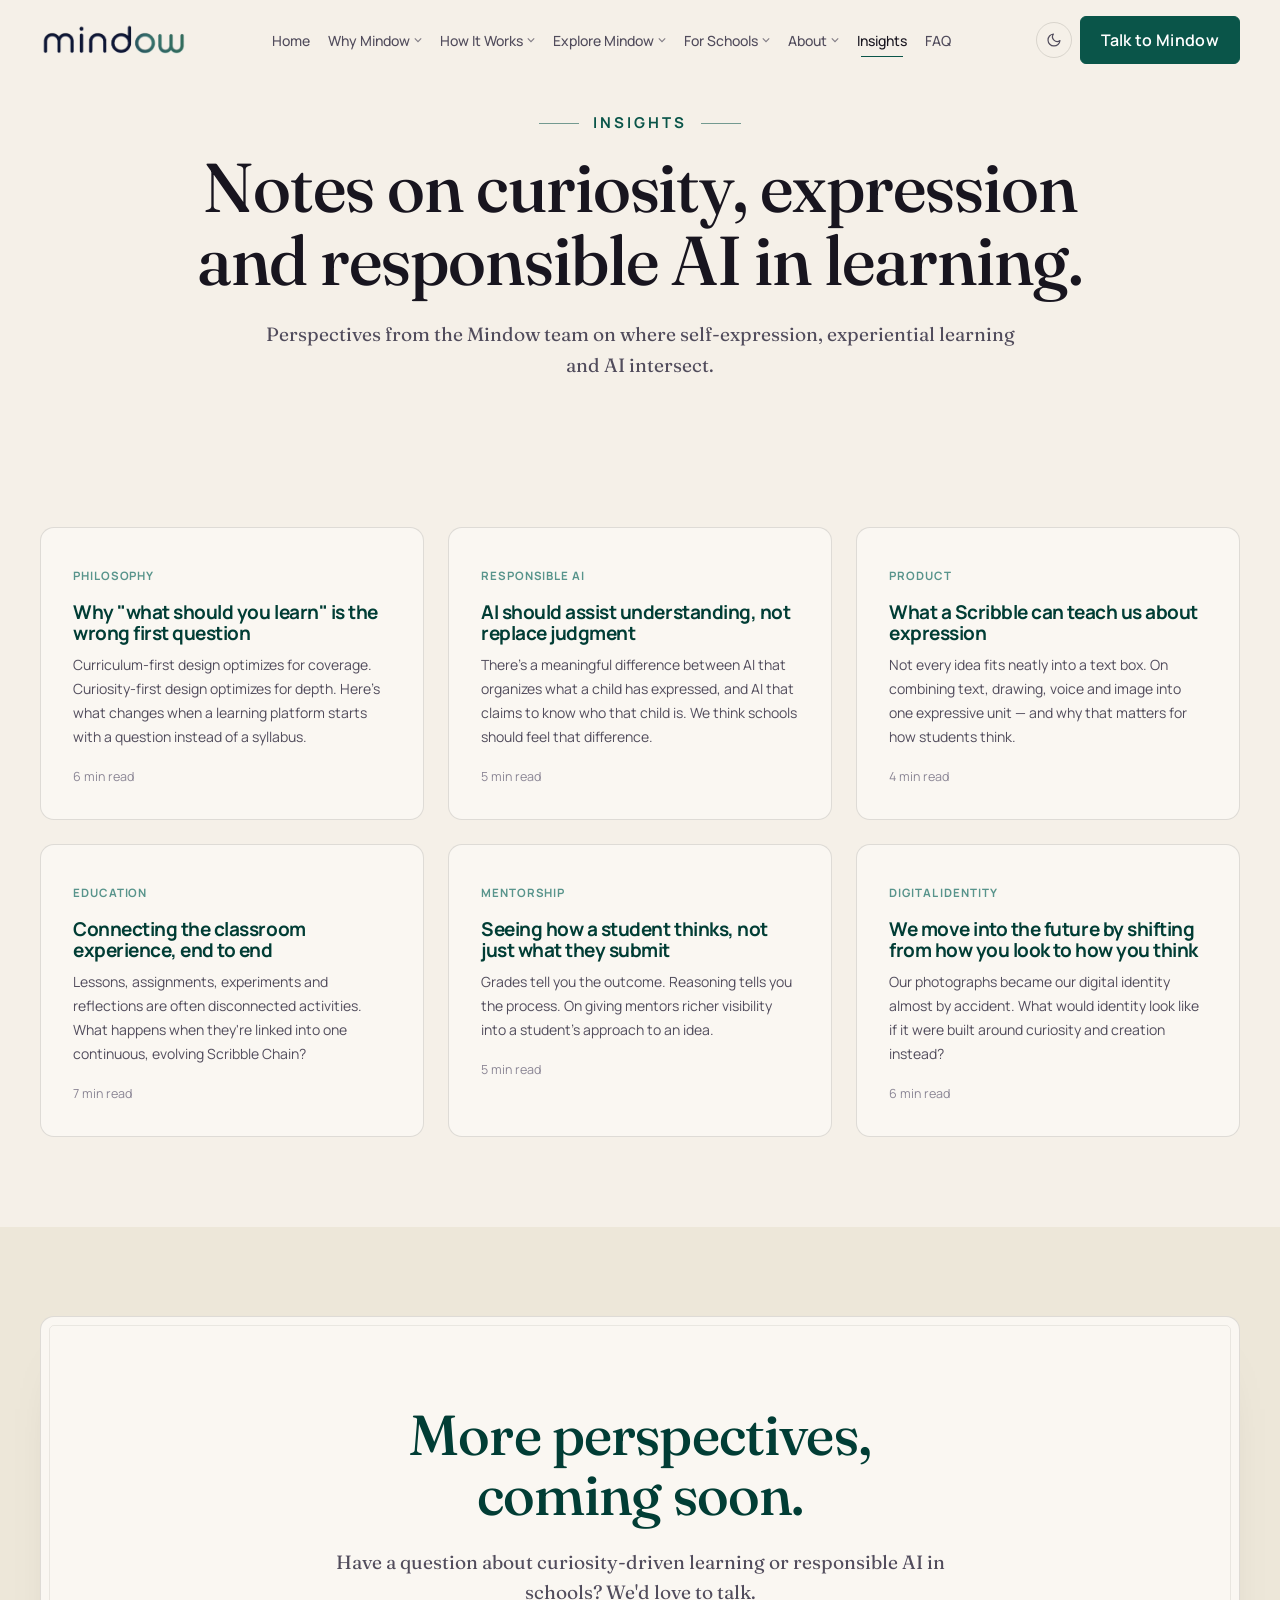
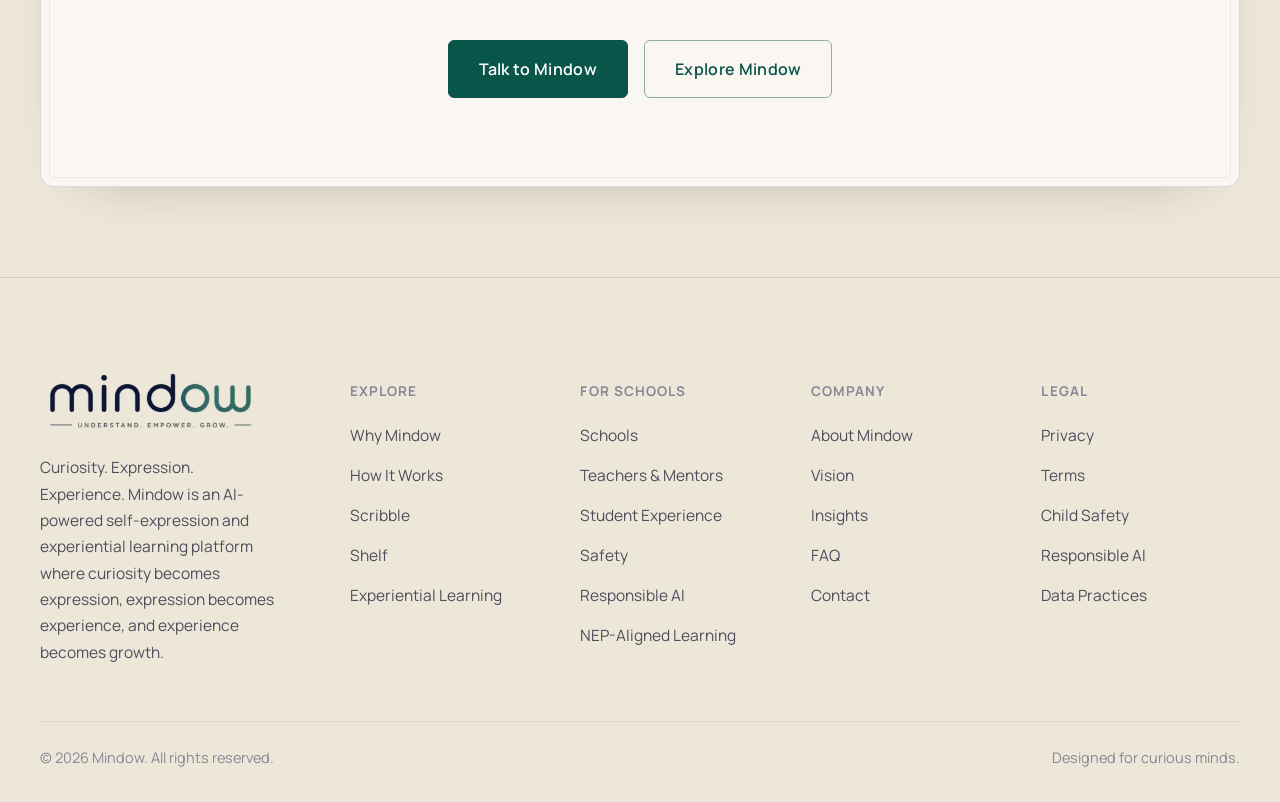
<file: insights.html>
<!doctype html>
<html lang="en">
<head>
<meta charset="UTF-8">
<meta name="viewport" content="width=device-width, initial-scale=1.0">
<title>Insights — Mindow</title>
<meta name="description" content="Perspectives on curiosity-driven learning, self-expression, and responsible AI in education from the Mindow team.">
<link rel="icon" href="data:image/svg+xml,%3Csvg xmlns='http://www.w3.org/2000/svg' viewBox='0 0 32 32'%3E%3Ccircle cx='16' cy='16' r='15' fill='%230a0a0e'/%3E%3Cpath d='M16 5v22M8 10c4 3 4 9 0 12M24 10c-4 3-4 9 0 12' stroke='%238b7cff' stroke-width='2' fill='none' stroke-linecap='round'/%3E%3C/svg%3E">
<link rel="stylesheet" href="css/style.css?v=43">
<script>(function(){try{var t=localStorage.getItem('mindow-theme');if(t==='light')document.documentElement.setAttribute('data-theme','light');}catch(e){}})();</script>
</head>
<body>

<header class="site-header">
  <div class="container nav-inner">
    <a href="index.html" class="logo"><img src="img/logo-mindow-wordmark.png?v=4" alt="Mindow" class="logo-img" width="690" height="160"></a>
    <nav class="main-nav">
      <div class="nav-item"><a href="index.html" class="nav-link">Home</a></div>
      <div class="nav-item">
        <a href="why-mindow.html" class="nav-link">Why Mindow <svg class="nav-caret" viewBox="0 0 10 6" fill="none"><path d="M1 1l4 4 4-4" stroke="currentColor" stroke-width="1.4"/></svg></a>
        <div class="mega">
          <a href="why-mindow.html#the-problem"><span class="mega-title">The Problem</span><span class="mega-desc">Why digital identity needs to evolve</span></a>
          <a href="why-mindow.html#curiosity"><span class="mega-title">Learning Starts With Curiosity</span><span class="mega-desc">A different starting question</span></a>
          <a href="why-mindow.html#face-to-mind"><span class="mega-title">From Face to Mind</span><span class="mega-desc">The evolution of digital identity</span></a>
          <a href="why-mindow.html#expression"><span class="mega-title">Mode of Expression, Redefined</span><span class="mega-desc">Beyond words alone</span></a>
          <a href="why-mindow.html#philosophy"><span class="mega-title">Mindow Philosophy</span><span class="mega-desc">One environment, every mind</span></a>
        </div>
      </div>
      <div class="nav-item">
        <a href="how-it-works.html" class="nav-link">How It Works <svg class="nav-caret" viewBox="0 0 10 6" fill="none"><path d="M1 1l4 4 4-4" stroke="currentColor" stroke-width="1.4"/></svg></a>
        <div class="mega">
          <a href="how-it-works.html#scribble"><span class="mega-title">Scribble</span><span class="mega-desc">How I think & create</span></a>
          <a href="how-it-works.html#shelf"><span class="mega-title">Shelf</span><span class="mega-desc">What I choose & explore</span></a>
          <a href="how-it-works.html#intent-scribble"><span class="mega-title">Intent Interactive Scribble</span><span class="mega-desc">One idea, an entire journey</span></a>
          <!-- <a href="how-it-works.html#scribble-chain"><span class="mega-title">Scribble Chain</span><span class="mega-desc">Curiosity as a continuous loop</span></a> -->
          <a href="how-it-works.html#experiential-learning"><span class="mega-title">Experiential Learning</span><span class="mega-desc">Turning curiosity into experience</span></a>
          <a href="how-it-works.html#mentor-student"><span class="mega-title">Mentor ↔ Student</span><span class="mega-desc">A two-way interface</span></a>
          <a href="how-it-works.html#ai"><span class="mega-title">AI Understanding</span><span class="mega-desc">Assisting, never replacing judgment</span></a>
        </div>
      </div>
      <div class="nav-item">
        <a href="explore-mindow.html" class="nav-link">Explore Mindow <svg class="nav-caret" viewBox="0 0 10 6" fill="none"><path d="M1 1l4 4 4-4" stroke="currentColor" stroke-width="1.4"/></svg></a>
        <div class="mega">
          <a href="explore-mindow.html#scribble"><span class="mega-title">Experience a Scribble</span><span class="mega-desc">Try the interactive demo</span></a>
          <a href="explore-mindow.html#shelf"><span class="mega-title">Explore a Shelf</span><span class="mega-desc">See an evolving world of interests</span></a>
          <a href="explore-mindow.html#social-wall"><span class="mega-title">Social Wall</span><span class="mega-desc">Different minds, one environment</span></a>
          <a href="explore-mindow.html#learning-journey"><span class="mega-title">Learning Journey</span><span class="mega-desc">The full Mindow path</span></a>
          <a href="explore-mindow.html#loop"><span class="mega-title">Mindow Learning Loop</span><span class="mega-desc">The signature product loop</span></a>
        </div>
      </div>
      <div class="nav-item">
        <a href="for-schools.html" class="nav-link">For Schools <svg class="nav-caret" viewBox="0 0 10 6" fill="none"><path d="M1 1l4 4 4-4" stroke="currentColor" stroke-width="1.4"/></svg></a>
        <div class="mega">
          <a href="for-schools.html#overview"><span class="mega-title">For Schools</span><span class="mega-desc">A new interface, not another LMS</span></a>
          <a href="for-schools.html#mentors"><span class="mega-title">Teachers & Mentors</span><span class="mega-desc">New ways to communicate intent</span></a>
          <a href="for-schools.html#students"><span class="mega-title">Student Experience</span><span class="mega-desc">Express, create, explore</span></a>
          <a href="for-schools.html#experiential-learning"><span class="mega-title">Experiential Learning</span><span class="mega-desc">Connected, not disconnected</span></a>
          <a href="for-schools.html#safety"><span class="mega-title">Safety & Responsible AI</span><span class="mega-desc">Built in from the beginning</span></a>
          <a href="for-schools.html#nep"><span class="mega-title">NEP-Aligned Learning</span><span class="mega-desc">Experiential, holistic, competency-based</span></a>
        </div>
      </div>
      <div class="nav-item">
        <a href="about.html" class="nav-link">About <svg class="nav-caret" viewBox="0 0 10 6" fill="none"><path d="M1 1l4 4 4-4" stroke="currentColor" stroke-width="1.4"/></svg></a>
        <div class="mega">
          <a href="about.html#about"><span class="mega-title">About Mindow</span><span class="mega-desc">Who we are</span></a>
          <a href="about.html#vision"><span class="mega-title">Vision</span><span class="mega-desc">Where we're headed</span></a>
          <a href="about.html#philosophy"><span class="mega-title">Philosophy</span><span class="mega-desc">The idea behind the product</span></a>
          <a href="about.html#future-identity"><span class="mega-title">The Future of Digital Identity</span><span class="mega-desc">More than a photograph</span></a>
          <a href="about.html#contact"><span class="mega-title">Contact</span><span class="mega-desc">Talk to Mindow</span></a>
        </div>
      </div>
      <div class="nav-item"><a href="insights.html" class="nav-link active">Insights</a></div>
      <div class="nav-item"><a href="faq.html" class="nav-link">FAQ</a></div>
    </nav>
    <div class="nav-right">
      <button class="theme-toggle" aria-label="Toggle light and dark theme" type="button">
        <svg class="icon-sun" viewBox="0 0 24 24" fill="none" stroke="currentColor" stroke-width="1.8"><circle cx="12" cy="12" r="4"/><path d="M12 2v2M12 20v2M4.9 4.9l1.4 1.4M17.7 17.7l1.4 1.4M2 12h2M20 12h2M4.9 19.1l1.4-1.4M17.7 6.3l1.4-1.4" stroke-linecap="round"/></svg>
        <svg class="icon-moon" viewBox="0 0 24 24" fill="none" stroke="currentColor" stroke-width="1.8"><path d="M21 12.79A9 9 0 1111.21 3 7 7 0 0021 12.79z" stroke-linecap="round" stroke-linejoin="round"/></svg>
      </button>
      <a href="index.html#demo" class="btn btn-primary btn-sm">Talk to Mindow</a>
      <button class="nav-toggle" aria-label="Open menu"><span></span><span></span><span></span></button>
    </div>
  </div>
</header>

<div class="mobile-panel">
  <a href="index.html" style="font-family:'Fraunces',serif;font-size:19px;display:block;padding:16px 0;border-bottom:1px solid var(--border-soft);">Home</a>
  <details class="mobile-group"><summary>Why Mindow <span>+</span></summary><ul>
    <li><a href="why-mindow.html#the-problem">The Problem</a></li>
    <li><a href="why-mindow.html#curiosity">Learning Starts With Curiosity</a></li>
    <li><a href="why-mindow.html#face-to-mind">From Face to Mind</a></li>
    <li><a href="why-mindow.html#expression">Mode of Expression, Redefined</a></li>
    <li><a href="why-mindow.html#philosophy">Mindow Philosophy</a></li>
  </ul></details>
  <details class="mobile-group"><summary>How It Works <span>+</span></summary><ul>
    <li><a href="how-it-works.html#scribble">Scribble</a></li>
    <li><a href="how-it-works.html#shelf">Shelf</a></li>
    <li><a href="how-it-works.html#intent-scribble">Intent Interactive Scribble</a></li>
    <!-- <li><a href="how-it-works.html#scribble-chain">Scribble Chain</a></li> -->
    <li><a href="how-it-works.html#mentor-student">Mentor ↔ Student</a></li>
  </ul></details>
  <details class="mobile-group"><summary>Explore Mindow <span>+</span></summary><ul>
    <li><a href="explore-mindow.html#scribble">Experience a Scribble</a></li>
    <li><a href="explore-mindow.html#shelf">Explore a Shelf</a></li>
    <li><a href="explore-mindow.html#social-wall">Social Wall</a></li>
    <li><a href="explore-mindow.html#loop">Mindow Learning Loop</a></li>
  </ul></details>
  <details class="mobile-group"><summary>For Schools <span>+</span></summary><ul>
    <li><a href="for-schools.html#overview">For Schools</a></li>
    <li><a href="for-schools.html#mentors">Teachers & Mentors</a></li>
    <li><a href="for-schools.html#students">Student Experience</a></li>
    <li><a href="for-schools.html#safety">Safety & Responsible AI</a></li>
    <li><a href="for-schools.html#nep">NEP-Aligned Learning</a></li>
  </ul></details>
  <details class="mobile-group"><summary>About <span>+</span></summary><ul>
    <li><a href="about.html#about">About Mindow</a></li>
    <li><a href="about.html#vision">Vision</a></li>
    <li><a href="about.html#future-identity">Future of Digital Identity</a></li>
    <li><a href="about.html#contact">Contact</a></li>
  </ul></details>
  <a href="insights.html" style="font-family:'Fraunces',serif;font-size:19px;display:block;padding:16px 0;border-bottom:1px solid var(--border-soft);">Insights</a>
  <a href="faq.html" style="font-family:'Fraunces',serif;font-size:19px;display:block;padding:16px 0;border-bottom:1px solid var(--border-soft);">FAQ</a>
  <div class="mobile-cta">
    <a href="index.html#demo" class="btn btn-primary">Talk to Mindow</a>
    <a href="explore-mindow.html" class="btn btn-ghost">Experience Mindow</a>
  </div>
</div>

<main>

<section class="page-hero">
  <div class="bg-glow"></div>
  <div class="container">
    <div class="eyebrow" data-reveal>Insights</div>
    <h1 data-reveal data-reveal-delay="1">Notes on curiosity, expression and responsible AI in learning.</h1>
    <p class="lede" data-reveal data-reveal-delay="2">Perspectives from the Mindow team on where self-expression, experiential learning and AI intersect.</p>
  </div>
</section>

<section class="section">
  <div class="container">
    <div class="insight-grid">
      <a href="#" class="card insight-card" data-reveal>
        <span class="insight-tag">Philosophy</span>
        <h3>Why "what should you learn" is the wrong first question</h3>
        <p>Curriculum-first design optimizes for coverage. Curiosity-first design optimizes for depth. Here's what changes when a learning platform starts with a question instead of a syllabus.</p>
        <div class="insight-meta">6 min read</div>
      </a>
      <a href="#" class="card insight-card" data-reveal data-reveal-delay="1">
        <span class="insight-tag">Responsible AI</span>
        <h3>AI should assist understanding, not replace judgment</h3>
        <p>There's a meaningful difference between AI that organizes what a child has expressed, and AI that claims to know who that child is. We think schools should feel that difference.</p>
        <div class="insight-meta">5 min read</div>
      </a>
      <a href="#" class="card insight-card" data-reveal data-reveal-delay="2">
        <span class="insight-tag">Product</span>
        <h3>What a Scribble can teach us about expression</h3>
        <p>Not every idea fits neatly into a text box. On combining text, drawing, voice and image into one expressive unit — and why that matters for how students think.</p>
        <div class="insight-meta">4 min read</div>
      </a>
      <a href="#" class="card insight-card" data-reveal>
        <span class="insight-tag">Education</span>
        <h3>Connecting the classroom experience, end to end</h3>
        <p>Lessons, assignments, experiments and reflections are often disconnected activities. What happens when they're linked into one continuous, evolving Scribble Chain?</p>
        <div class="insight-meta">7 min read</div>
      </a>
      <a href="#" class="card insight-card" data-reveal data-reveal-delay="1">
        <span class="insight-tag">Mentorship</span>
        <h3>Seeing how a student thinks, not just what they submit</h3>
        <p>Grades tell you the outcome. Reasoning tells you the process. On giving mentors richer visibility into a student's approach to an idea.</p>
        <div class="insight-meta">5 min read</div>
      </a>
      <a href="#" class="card insight-card" data-reveal data-reveal-delay="2">
        <span class="insight-tag">Digital Identity</span>
        <h3>We move into the future by shifting from how you look to how you think</h3>
        <p>Our photographs became our digital identity almost by accident. What would identity look like if it were built around curiosity and creation instead?</p>
        <div class="insight-meta">6 min read</div>
      </a>
    </div>
  </div>
</section>

<section class="section section-alt">
  <div class="container">
    <div class="cta-band" data-reveal>
      <h2>More perspectives, coming soon.</h2>
      <p class="lede" style="margin:var(--sp-title-desc) auto 0;text-align:center">Have a question about curiosity-driven learning or responsible AI in schools? We'd love to talk.</p>
      <div class="btn-row">
        <a href="about.html#contact" class="btn btn-primary">Talk to Mindow</a>
        <a href="explore-mindow.html" class="btn btn-ghost">Explore Mindow</a>
      </div>
    </div>
  </div>
</section>

</main>

<footer class="site-footer">
  <div class="container">
    <div class="footer-grid">
      <div class="footer-brand">
        <a href="index.html" class="logo"><img src="img/logo-mindow.png?v=4" alt="Mindow — Understand. Empower. Grow." class="logo-img logo-img--full" width="720" height="270"></a>
        <p>Curiosity. Expression. Experience. Mindow is an AI-powered self-expression and experiential learning platform where curiosity becomes expression, expression becomes experience, and experience becomes growth.</p>
      </div>
      <div class="footer-col"><h5>Explore</h5><ul>
        <li><a href="why-mindow.html">Why Mindow</a></li>
        <li><a href="how-it-works.html">How It Works</a></li>
        <li><a href="how-it-works.html#scribble">Scribble</a></li>
        <li><a href="how-it-works.html#shelf">Shelf</a></li>
        <!-- <li><a href="how-it-works.html#scribble-chain">Scribble Chain</a></li> -->
        <li><a href="how-it-works.html#experiential-learning">Experiential Learning</a></li>
      </ul></div>
      <div class="footer-col"><h5>For Schools</h5><ul>
        <li><a href="for-schools.html">Schools</a></li>
        <li><a href="for-schools.html#mentors">Teachers & Mentors</a></li>
        <li><a href="for-schools.html#students">Student Experience</a></li>
        <li><a href="for-schools.html#safety">Safety</a></li>
        <li><a href="for-schools.html#safety">Responsible AI</a></li>
        <li><a href="for-schools.html#nep">NEP-Aligned Learning</a></li>
      </ul></div>
      <div class="footer-col"><h5>Company</h5><ul>
        <li><a href="about.html">About Mindow</a></li>
        <li><a href="about.html#vision">Vision</a></li>
        <li><a href="insights.html">Insights</a></li>
        <li><a href="faq.html">FAQ</a></li>
        <li><a href="about.html#contact">Contact</a></li>
      </ul></div>
      <div class="footer-col"><h5>Legal</h5><ul>
        <li><a href="legal.html#privacy">Privacy</a></li>
        <li><a href="legal.html#terms">Terms</a></li>
        <li><a href="legal.html#child-safety">Child Safety</a></li>
        <li><a href="legal.html#responsible-ai">Responsible AI</a></li>
        <li><a href="legal.html#data-practices">Data Practices</a></li>
      </ul></div>
    </div>
    <div class="footer-bottom">
      <span>© 2026 Mindow. All rights reserved.</span>
      <span>Designed for curious minds.</span>
    </div>
  </div>
</footer>

<script src="js/main.js?v=42"></script>
</body>
</html>
</file>
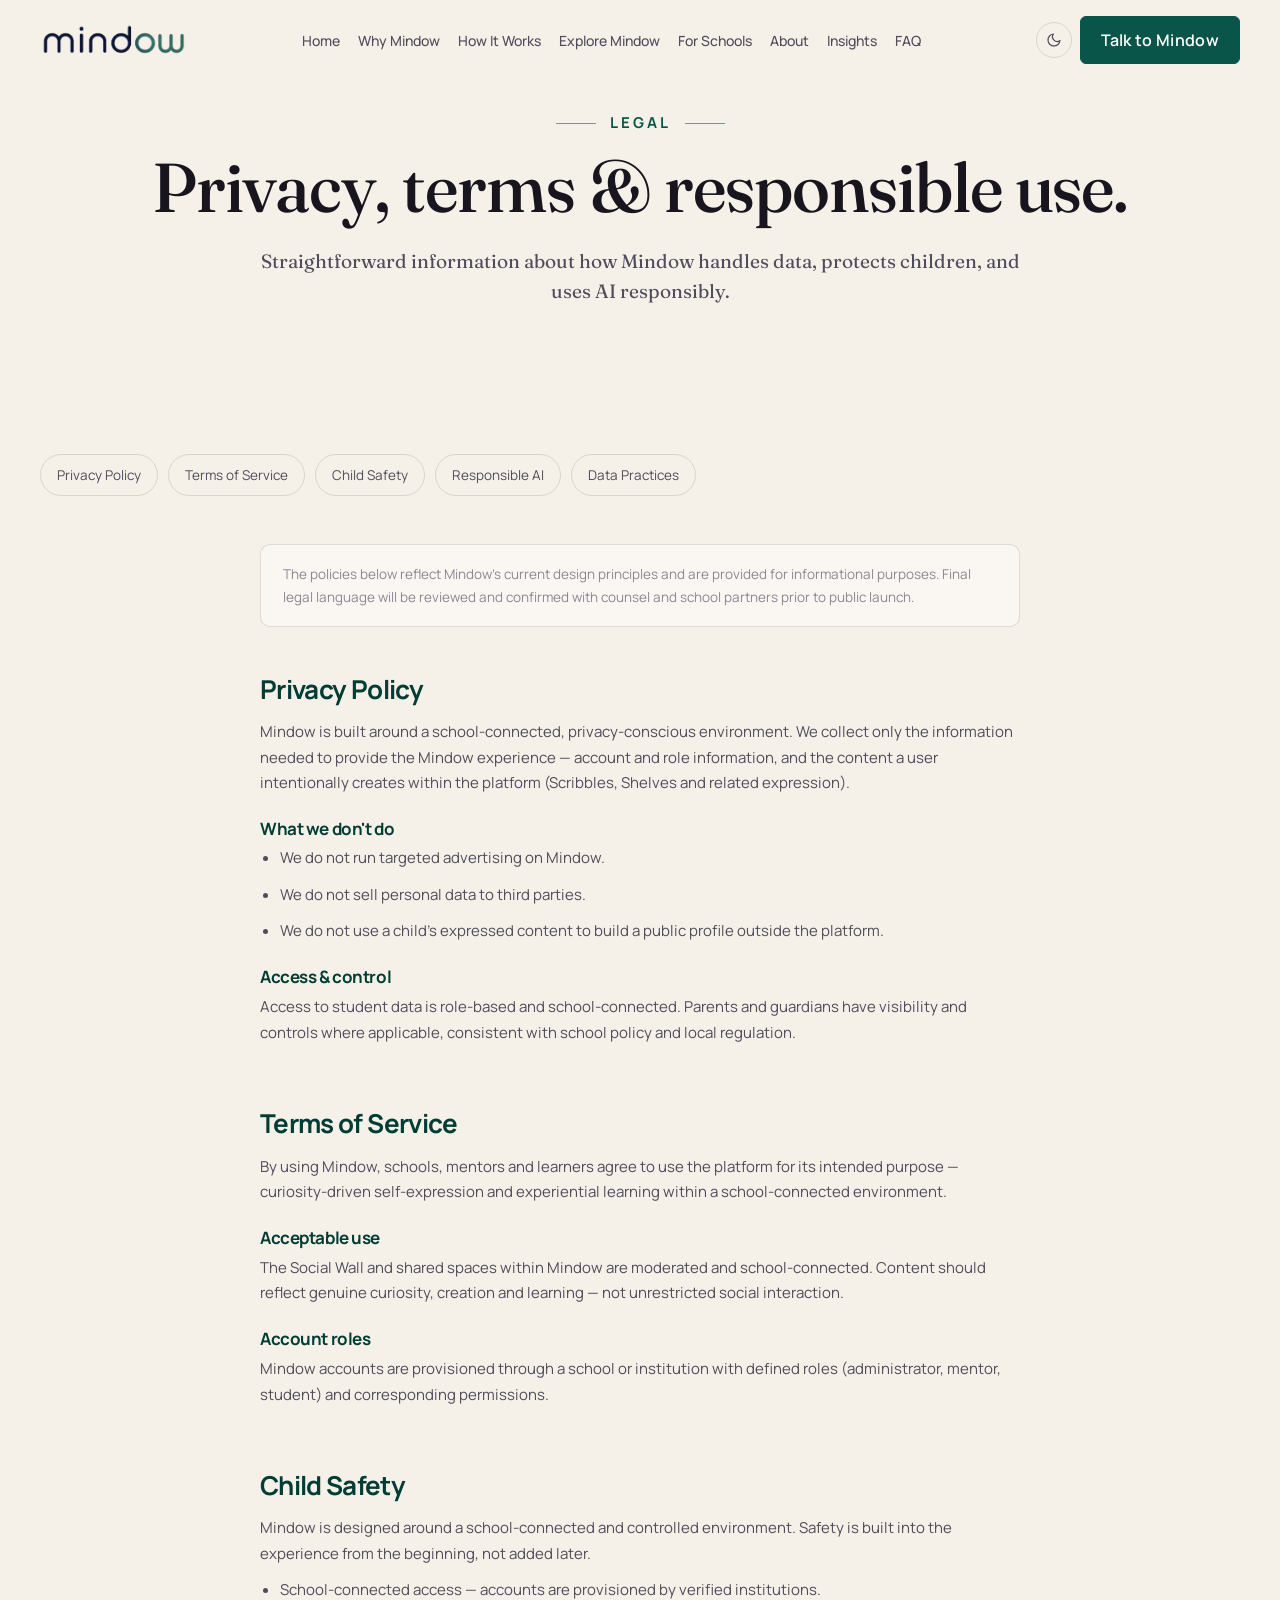
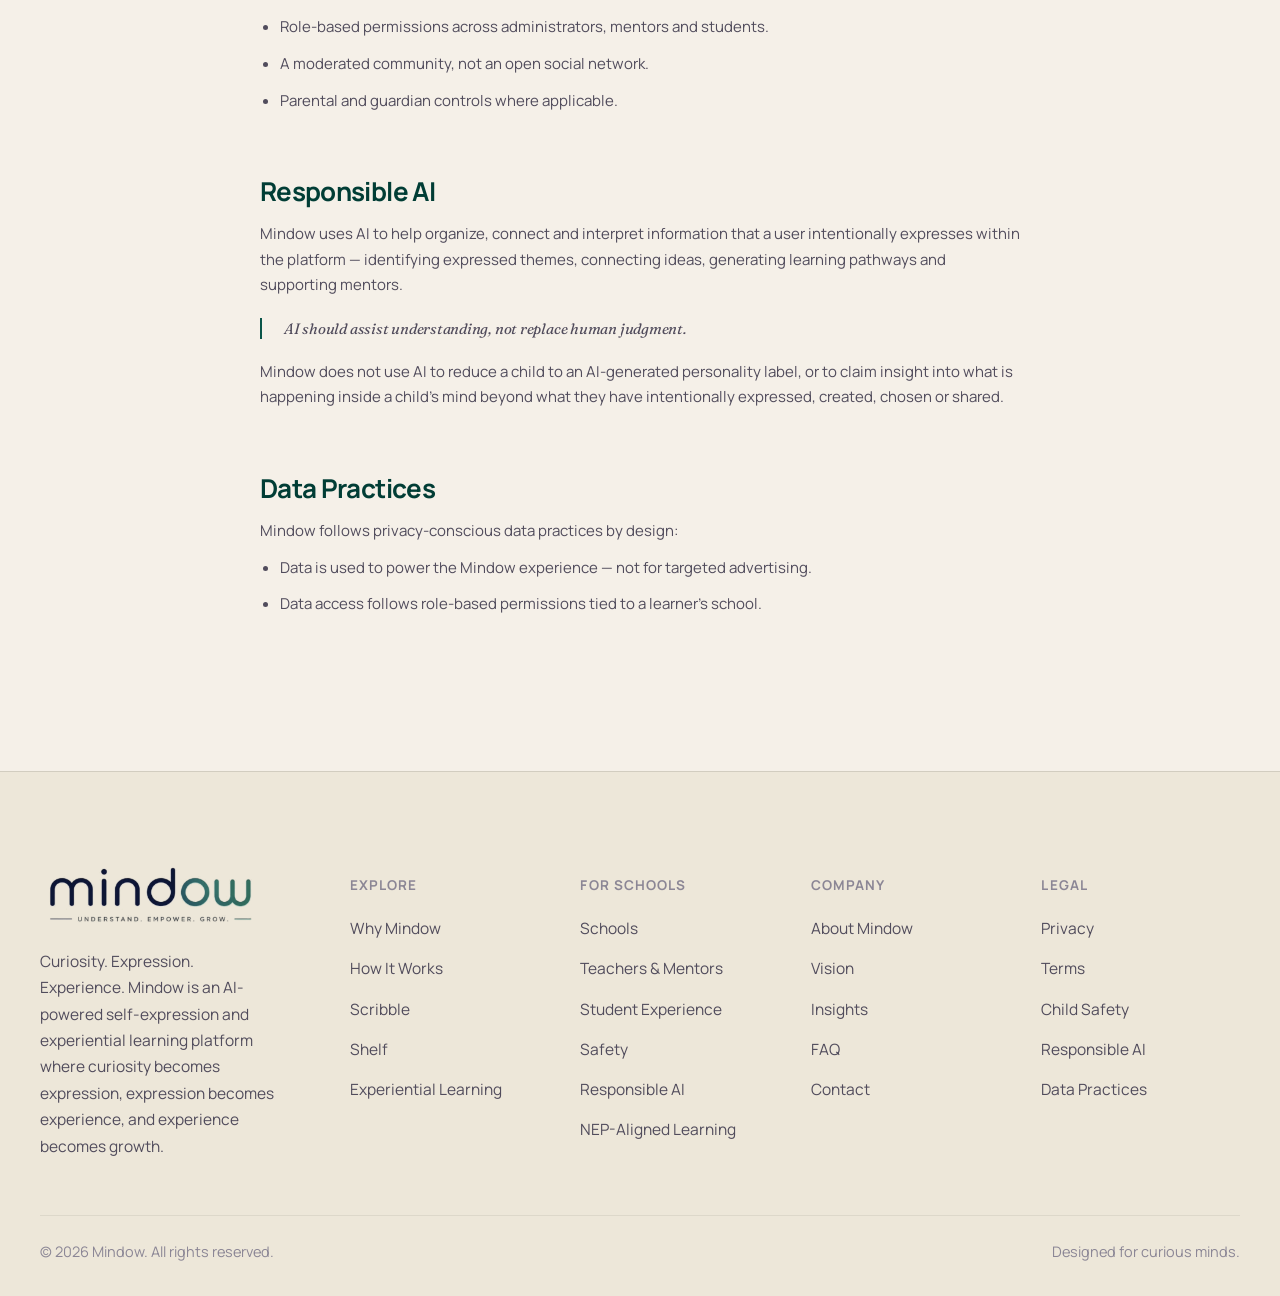
<file: legal.html>
<!doctype html>
<html lang="en">
<head>
<meta charset="UTF-8">
<meta name="viewport" content="width=device-width, initial-scale=1.0">
<title>Legal — Mindow</title>
<meta name="description" content="Mindow privacy policy, terms of service, child safety, responsible AI principles and data practices.">
<link rel="icon" href="data:image/svg+xml,%3Csvg xmlns='http://www.w3.org/2000/svg' viewBox='0 0 32 32'%3E%3Ccircle cx='16' cy='16' r='15' fill='%230a0a0e'/%3E%3Cpath d='M16 5v22M8 10c4 3 4 9 0 12M24 10c-4 3-4 9 0 12' stroke='%238b7cff' stroke-width='2' fill='none' stroke-linecap='round'/%3E%3C/svg%3E">
<link rel="stylesheet" href="css/style.css?v=43">
<script>(function(){try{var t=localStorage.getItem('mindow-theme');if(t==='light')document.documentElement.setAttribute('data-theme','light');}catch(e){}})();</script>
</head>
<body>

<header class="site-header">
  <div class="container nav-inner">
    <a href="index.html" class="logo"><img src="img/logo-mindow-wordmark.png?v=4" alt="Mindow" class="logo-img" width="690" height="160"></a>
    <nav class="main-nav">
      <div class="nav-item"><a href="index.html" class="nav-link">Home</a></div>
      <div class="nav-item"><a href="why-mindow.html" class="nav-link">Why Mindow</a></div>
      <div class="nav-item"><a href="how-it-works.html" class="nav-link">How It Works</a></div>
      <div class="nav-item"><a href="explore-mindow.html" class="nav-link">Explore Mindow</a></div>
      <div class="nav-item"><a href="for-schools.html" class="nav-link">For Schools</a></div>
      <div class="nav-item"><a href="about.html" class="nav-link">About</a></div>
      <div class="nav-item"><a href="insights.html" class="nav-link">Insights</a></div>
      <div class="nav-item"><a href="faq.html" class="nav-link">FAQ</a></div>
    </nav>
    <div class="nav-right">
      <button class="theme-toggle" aria-label="Toggle light and dark theme" type="button">
        <svg class="icon-sun" viewBox="0 0 24 24" fill="none" stroke="currentColor" stroke-width="1.8"><circle cx="12" cy="12" r="4"/><path d="M12 2v2M12 20v2M4.9 4.9l1.4 1.4M17.7 17.7l1.4 1.4M2 12h2M20 12h2M4.9 19.1l1.4-1.4M17.7 6.3l1.4-1.4" stroke-linecap="round"/></svg>
        <svg class="icon-moon" viewBox="0 0 24 24" fill="none" stroke="currentColor" stroke-width="1.8"><path d="M21 12.79A9 9 0 1111.21 3 7 7 0 0021 12.79z" stroke-linecap="round" stroke-linejoin="round"/></svg>
      </button>
      <a href="index.html#demo" class="btn btn-primary btn-sm">Talk to Mindow</a>
      <button class="nav-toggle" aria-label="Open menu"><span></span><span></span><span></span></button>
    </div>
  </div>
</header>

<div class="mobile-panel">
  <a href="index.html" style="font-family:'Fraunces',serif;font-size:19px;display:block;padding:16px 0;border-bottom:1px solid var(--border-soft);">Home</a>
  <a href="why-mindow.html" style="font-family:'Fraunces',serif;font-size:19px;display:block;padding:16px 0;border-bottom:1px solid var(--border-soft);">Why Mindow</a>
  <a href="how-it-works.html" style="font-family:'Fraunces',serif;font-size:19px;display:block;padding:16px 0;border-bottom:1px solid var(--border-soft);">How It Works</a>
  <a href="explore-mindow.html" style="font-family:'Fraunces',serif;font-size:19px;display:block;padding:16px 0;border-bottom:1px solid var(--border-soft);">Explore Mindow</a>
  <a href="for-schools.html" style="font-family:'Fraunces',serif;font-size:19px;display:block;padding:16px 0;border-bottom:1px solid var(--border-soft);">For Schools</a>
  <a href="about.html" style="font-family:'Fraunces',serif;font-size:19px;display:block;padding:16px 0;border-bottom:1px solid var(--border-soft);">About</a>
  <a href="insights.html" style="font-family:'Fraunces',serif;font-size:19px;display:block;padding:16px 0;border-bottom:1px solid var(--border-soft);">Insights</a>
  <a href="faq.html" style="font-family:'Fraunces',serif;font-size:19px;display:block;padding:16px 0;border-bottom:1px solid var(--border-soft);">FAQ</a>
  <div class="mobile-cta">
    <a href="index.html#demo" class="btn btn-primary">Talk to Mindow</a>
    <a href="explore-mindow.html" class="btn btn-ghost">Experience Mindow</a>
  </div>
</div>

<main>

<section class="page-hero">
  <div class="bg-glow"></div>
  <div class="container">
    <div class="eyebrow" data-reveal>Legal</div>
    <h1 data-reveal data-reveal-delay="1">Privacy, terms & responsible use.</h1>
    <p class="lede" data-reveal data-reveal-delay="2">Straightforward information about how Mindow handles data, protects children, and uses AI responsibly.</p>
  </div>
</section>

<section class="section">
  <div class="container">
    <nav class="legal-nav" data-reveal>
      <a href="#privacy">Privacy Policy</a>
      <a href="#terms">Terms of Service</a>
      <a href="#child-safety">Child Safety</a>
      <a href="#responsible-ai">Responsible AI</a>
      <a href="#data-practices">Data Practices</a>
    </nav>

    <div class="legal-note" style="max-width:760px;margin:0 auto 48px" data-reveal>
      The policies below reflect Mindow's current design principles and are provided for informational purposes. Final legal language will be reviewed and confirmed with counsel and school partners prior to public launch.
    </div>

    <article class="legal-section" id="privacy" data-reveal>
      <h2>Privacy Policy</h2>
      <p>Mindow is built around a school-connected, privacy-conscious environment. We collect only the information needed to provide the Mindow experience — account and role information, and the content a user intentionally creates within the platform (Scribbles, Shelves and related expression).</p>
      <h3>What we don't do</h3>
      <ul>
        <li>We do not run targeted advertising on Mindow.</li>
        <li>We do not sell personal data to third parties.</li>
        <li>We do not use a child's expressed content to build a public profile outside the platform.</li>
      </ul>
      <h3>Access & control</h3>
      <p>Access to student data is role-based and school-connected. Parents and guardians have visibility and controls where applicable, consistent with school policy and local regulation.</p>
    </article>

    <article class="legal-section" id="terms" data-reveal>
      <h2>Terms of Service</h2>
      <p>By using Mindow, schools, mentors and learners agree to use the platform for its intended purpose — curiosity-driven self-expression and experiential learning within a school-connected environment.</p>
      <h3>Acceptable use</h3>
      <p>The Social Wall and shared spaces within Mindow are moderated and school-connected. Content should reflect genuine curiosity, creation and learning — not unrestricted social interaction.</p>
      <h3>Account roles</h3>
      <p>Mindow accounts are provisioned through a school or institution with defined roles (administrator, mentor, student) and corresponding permissions.</p>
    </article>

    <article class="legal-section" id="child-safety" data-reveal>
      <h2>Child Safety</h2>
      <p>Mindow is designed around a school-connected and controlled environment. Safety is built into the experience from the beginning, not added later.</p>
      <ul>
        <li>School-connected access — accounts are provisioned by verified institutions.</li>
        <li>Role-based permissions across administrators, mentors and students.</li>
        <li>A moderated community, not an open social network.</li>
        <li>Parental and guardian controls where applicable.</li>
      </ul>
    </article>

    <article class="legal-section" id="responsible-ai" data-reveal>
      <h2>Responsible AI</h2>
      <p>Mindow uses AI to help organize, connect and interpret information that a user intentionally expresses within the platform — identifying expressed themes, connecting ideas, generating learning pathways and supporting mentors.</p>
      <p class="key-message" style="margin:20px 0">AI should assist understanding, not replace human judgment.</p>
      <p>Mindow does not use AI to reduce a child to an AI-generated personality label, or to claim insight into what is happening inside a child's mind beyond what they have intentionally expressed, created, chosen or shared.</p>
    </article>

    <article class="legal-section" id="data-practices" data-reveal>
      <h2>Data Practices</h2>
      <p>Mindow follows privacy-conscious data practices by design:</p>
      <ul>
        <li>Data is used to power the Mindow experience — not for targeted advertising.</li>
        <li>Data access follows role-based permissions tied to a learner's school.</li>
      </ul>
    </article>
  </div>
</section>

</main>

<footer class="site-footer">
  <div class="container">
    <div class="footer-grid">
      <div class="footer-brand">
        <a href="index.html" class="logo"><img src="img/logo-mindow.png?v=4" alt="Mindow — Understand. Empower. Grow." class="logo-img logo-img--full" width="720" height="270"></a>
        <p>Curiosity. Expression. Experience. Mindow is an AI-powered self-expression and experiential learning platform where curiosity becomes expression, expression becomes experience, and experience becomes growth.</p>
      </div>
      <div class="footer-col"><h5>Explore</h5><ul>
        <li><a href="why-mindow.html">Why Mindow</a></li>
        <li><a href="how-it-works.html">How It Works</a></li>
        <li><a href="how-it-works.html#scribble">Scribble</a></li>
        <li><a href="how-it-works.html#shelf">Shelf</a></li>
        <!-- <li><a href="how-it-works.html#scribble-chain">Scribble Chain</a></li> -->
        <li><a href="how-it-works.html#experiential-learning">Experiential Learning</a></li>
      </ul></div>
      <div class="footer-col"><h5>For Schools</h5><ul>
        <li><a href="for-schools.html">Schools</a></li>
        <li><a href="for-schools.html#mentors">Teachers & Mentors</a></li>
        <li><a href="for-schools.html#students">Student Experience</a></li>
        <li><a href="for-schools.html#safety">Safety</a></li>
        <li><a href="for-schools.html#safety">Responsible AI</a></li>
        <li><a href="for-schools.html#nep">NEP-Aligned Learning</a></li>
      </ul></div>
      <div class="footer-col"><h5>Company</h5><ul>
        <li><a href="about.html">About Mindow</a></li>
        <li><a href="about.html#vision">Vision</a></li>
        <li><a href="insights.html">Insights</a></li>
        <li><a href="faq.html">FAQ</a></li>
        <li><a href="about.html#contact">Contact</a></li>
      </ul></div>
      <div class="footer-col"><h5>Legal</h5><ul>
        <li><a href="legal.html#privacy">Privacy</a></li>
        <li><a href="legal.html#terms">Terms</a></li>
        <li><a href="legal.html#child-safety">Child Safety</a></li>
        <li><a href="legal.html#responsible-ai">Responsible AI</a></li>
        <li><a href="legal.html#data-practices">Data Practices</a></li>
      </ul></div>
    </div>
    <div class="footer-bottom">
      <span>© 2026 Mindow. All rights reserved.</span>
      <span>Designed for curious minds.</span>
    </div>
  </div>
</footer>

<script src="js/main.js?v=42"></script>
</body>
</html>
</file>
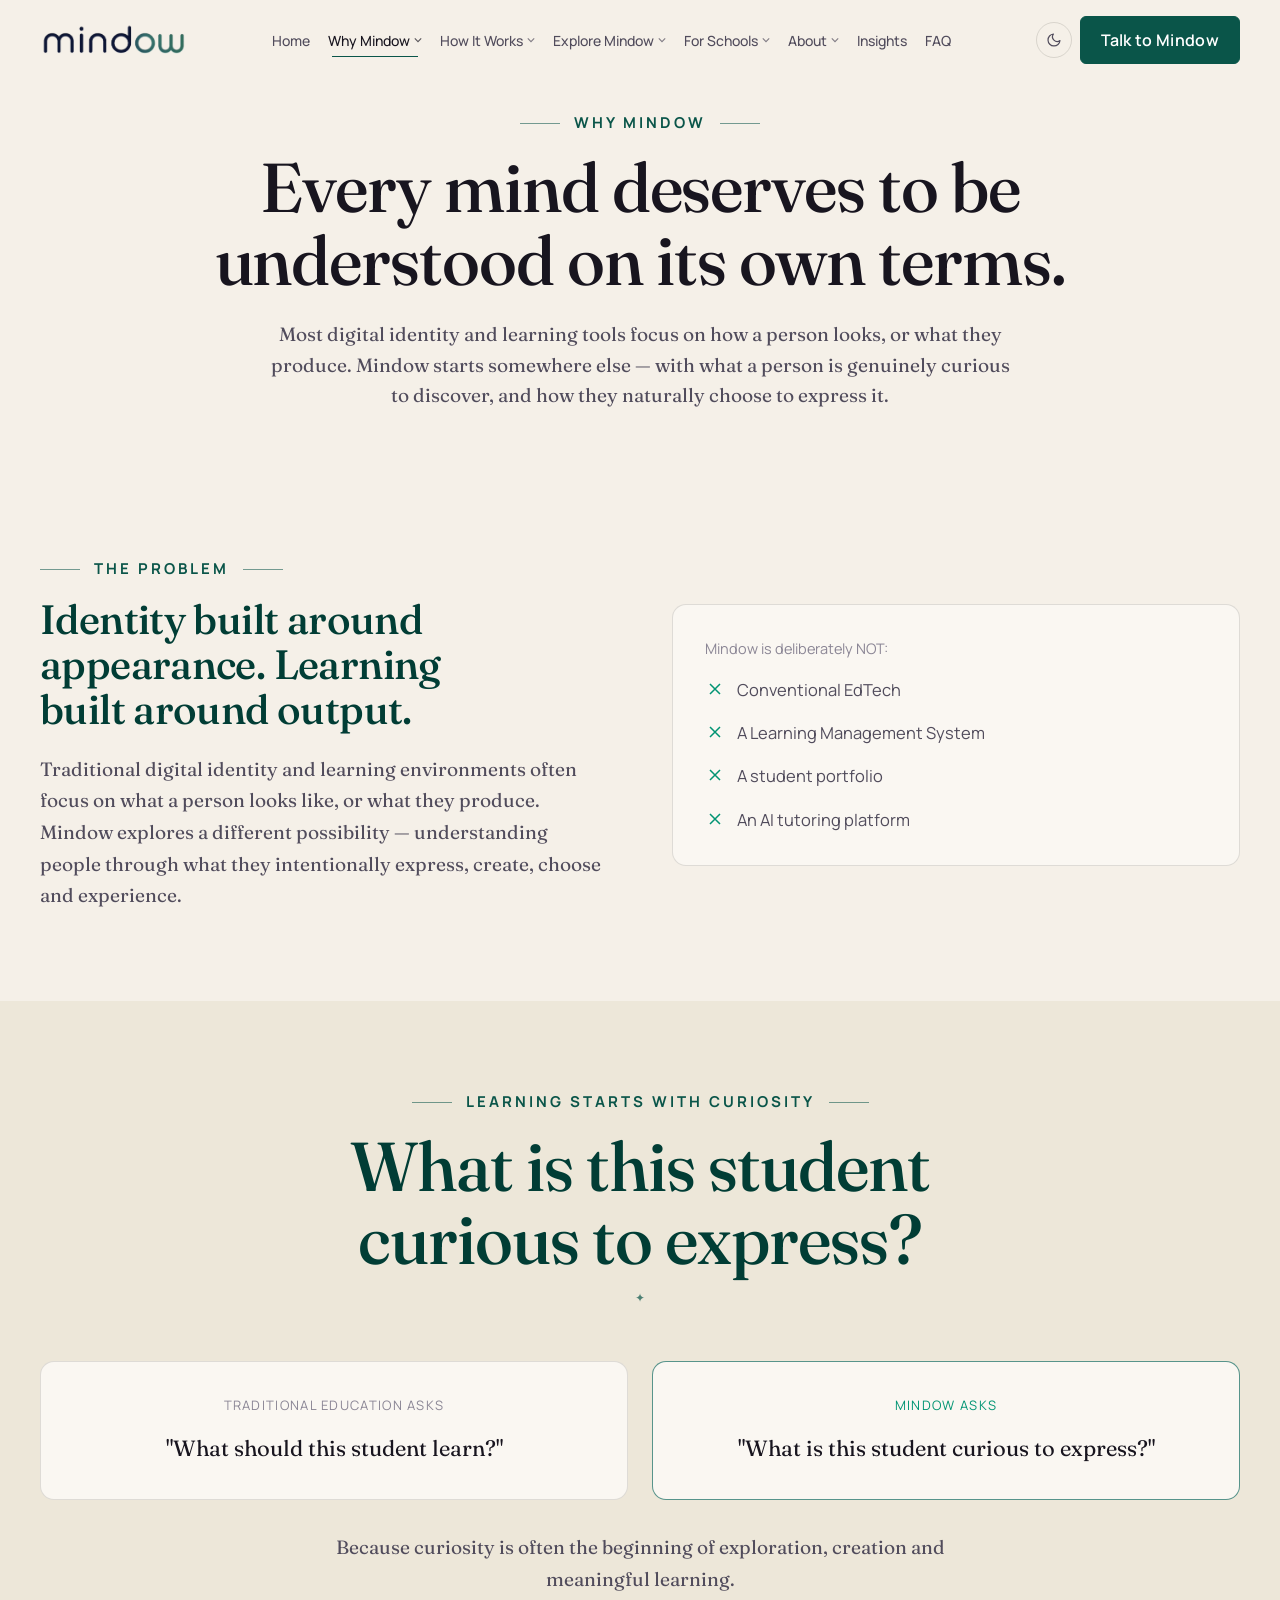
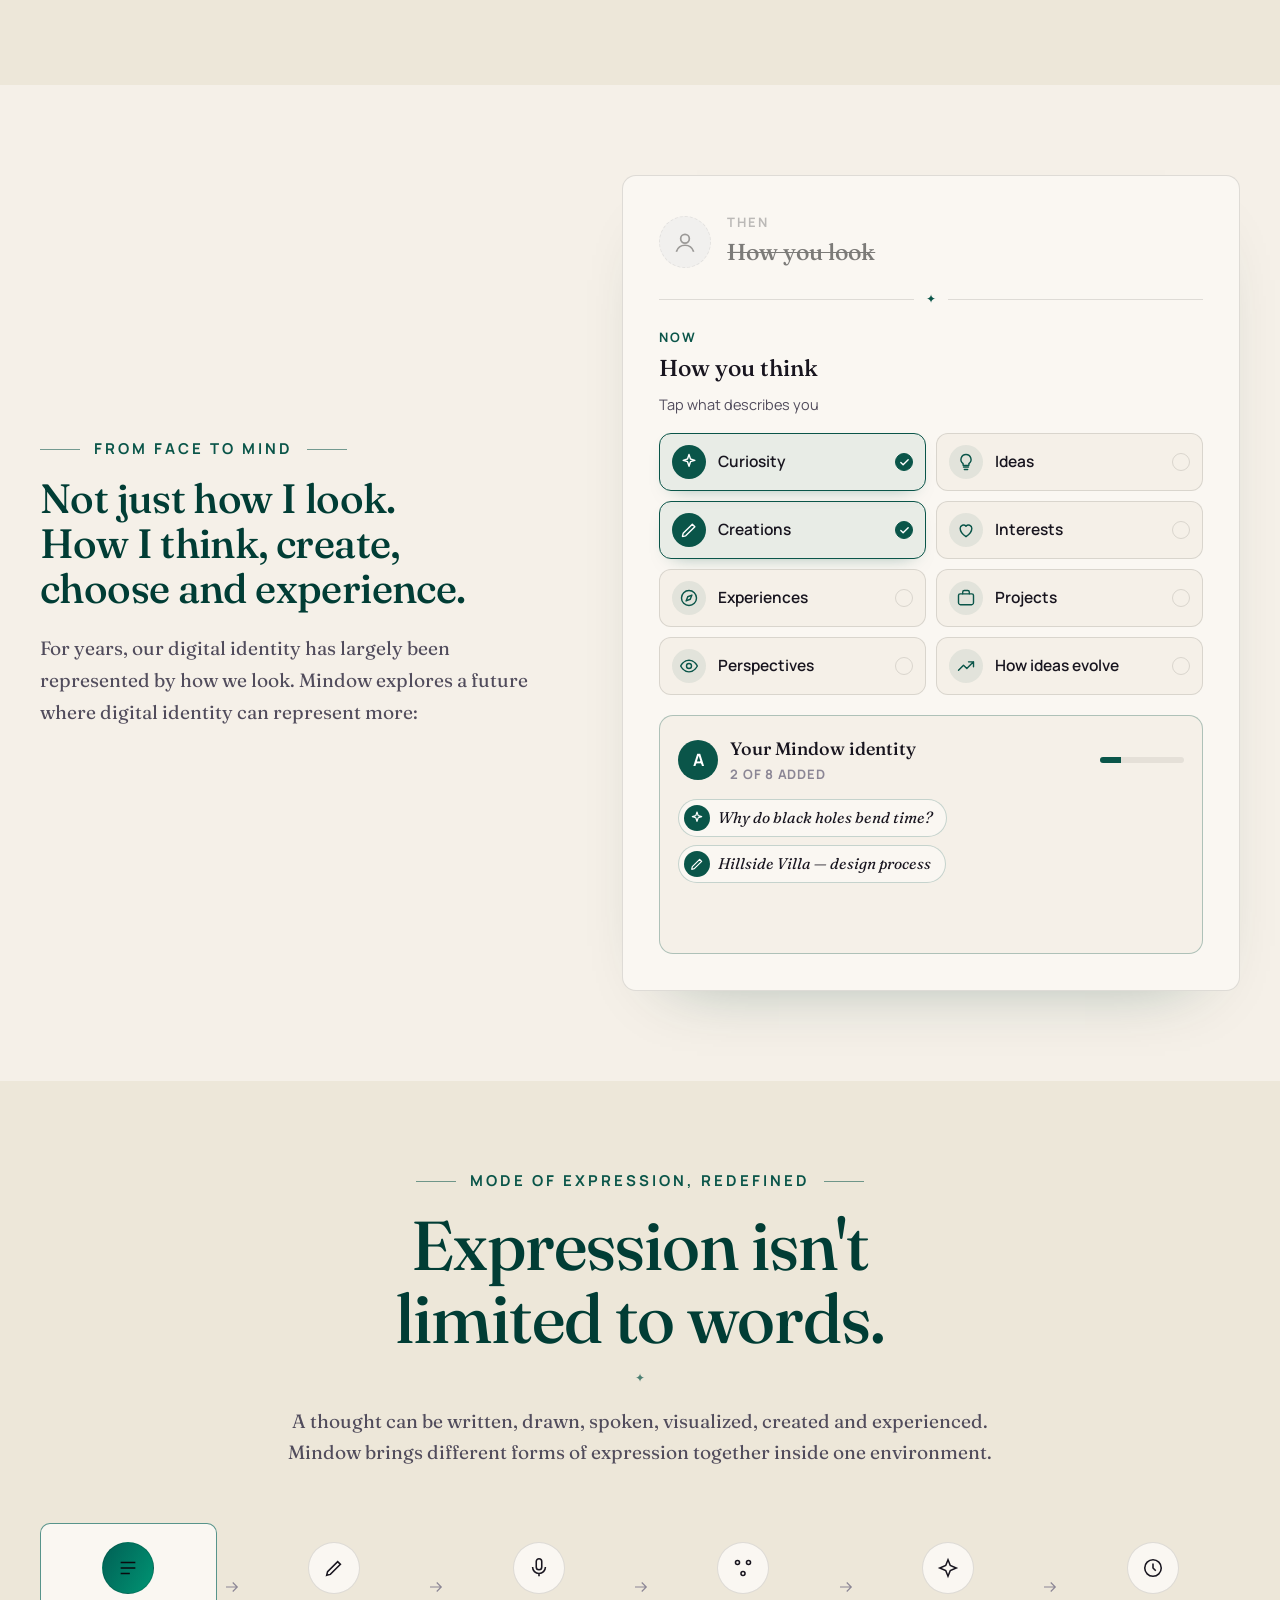
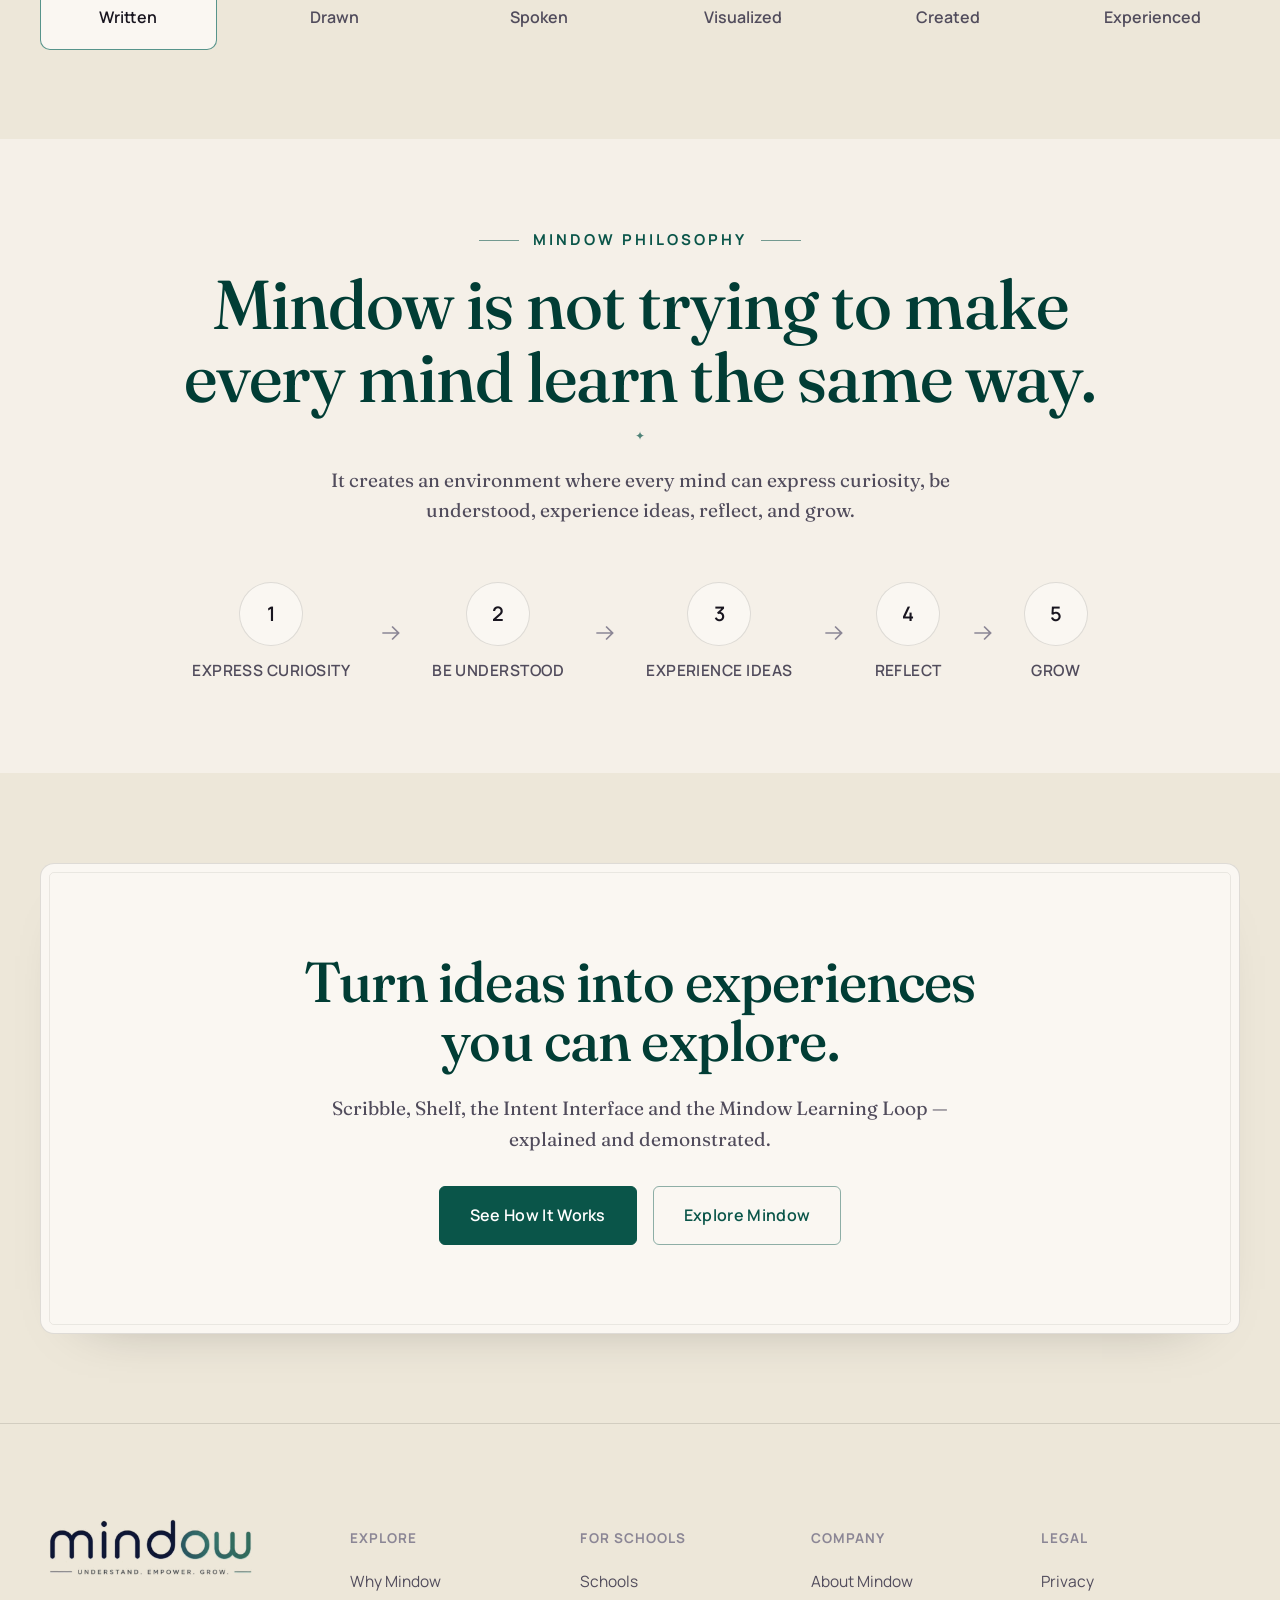
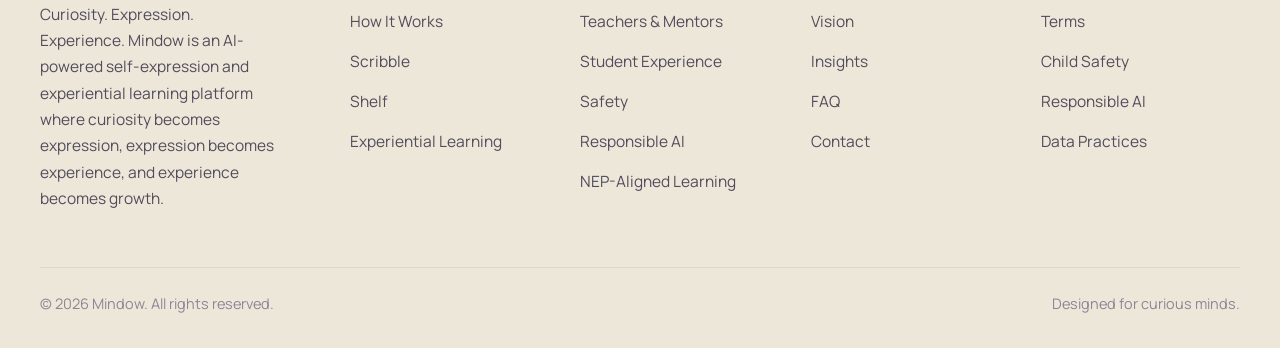
<file: why-mindow.html>
<!doctype html>
<html lang="en">
<head>
<meta charset="UTF-8">
<meta name="viewport" content="width=device-width, initial-scale=1.0">
<title>Why Mindow — Curiosity, Expression, Experience</title>
<meta name="description" content="Traditional education asks what a student should learn. Mindow asks what a student is curious to express. See why digital identity — and learning — needs to evolve.">
<link rel="icon" href="data:image/svg+xml,%3Csvg xmlns='http://www.w3.org/2000/svg' viewBox='0 0 32 32'%3E%3Ccircle cx='16' cy='16' r='15' fill='%230a0a0e'/%3E%3Cpath d='M16 5v22M8 10c4 3 4 9 0 12M24 10c-4 3-4 9 0 12' stroke='%238b7cff' stroke-width='2' fill='none' stroke-linecap='round'/%3E%3C/svg%3E">
<link rel="stylesheet" href="css/style.css?v=43">
<script>(function(){try{var t=localStorage.getItem('mindow-theme');if(t==='light')document.documentElement.setAttribute('data-theme','light');}catch(e){}})();</script>
</head>
<body>

<header class="site-header">
  <div class="container nav-inner">
    <a href="index.html" class="logo">
      <img src="img/logo-mindow-wordmark.png?v=4" alt="Mindow" class="logo-img" width="690" height="160">
    </a>
    <nav class="main-nav">
      <div class="nav-item"><a href="index.html" class="nav-link">Home</a></div>
      <div class="nav-item">
        <a href="why-mindow.html" class="nav-link active">Why Mindow <svg class="nav-caret" viewBox="0 0 10 6" fill="none"><path d="M1 1l4 4 4-4" stroke="currentColor" stroke-width="1.4"/></svg></a>
        <div class="mega">
          <a href="why-mindow.html#the-problem"><span class="mega-title">The Problem</span><span class="mega-desc">Why digital identity needs to evolve</span></a>
          <a href="why-mindow.html#curiosity"><span class="mega-title">Learning Starts With Curiosity</span><span class="mega-desc">A different starting question</span></a>
          <a href="why-mindow.html#face-to-mind"><span class="mega-title">From Face to Mind</span><span class="mega-desc">The evolution of digital identity</span></a>
          <a href="why-mindow.html#expression"><span class="mega-title">Mode of Expression, Redefined</span><span class="mega-desc">Beyond words alone</span></a>
          <a href="why-mindow.html#philosophy"><span class="mega-title">Mindow Philosophy</span><span class="mega-desc">One environment, every mind</span></a>
        </div>
      </div>
      <div class="nav-item">
        <a href="how-it-works.html" class="nav-link">How It Works <svg class="nav-caret" viewBox="0 0 10 6" fill="none"><path d="M1 1l4 4 4-4" stroke="currentColor" stroke-width="1.4"/></svg></a>
        <div class="mega">
          <a href="how-it-works.html#scribble"><span class="mega-title">Scribble</span><span class="mega-desc">How I think & create</span></a>
          <a href="how-it-works.html#shelf"><span class="mega-title">Shelf</span><span class="mega-desc">What I choose & explore</span></a>
          <a href="how-it-works.html#intent-scribble"><span class="mega-title">Intent Interactive Scribble</span><span class="mega-desc">One idea, an entire journey</span></a>
          <!-- <a href="how-it-works.html#scribble-chain"><span class="mega-title">Scribble Chain</span><span class="mega-desc">Curiosity as a continuous loop</span></a> -->
          <a href="how-it-works.html#experiential-learning"><span class="mega-title">Experiential Learning</span><span class="mega-desc">Turning curiosity into experience</span></a>
          <a href="how-it-works.html#mentor-student"><span class="mega-title">Mentor ↔ Student</span><span class="mega-desc">A two-way interface</span></a>
          <a href="how-it-works.html#ai"><span class="mega-title">AI Understanding</span><span class="mega-desc">Assisting, never replacing judgment</span></a>
        </div>
      </div>
      <div class="nav-item">
        <a href="explore-mindow.html" class="nav-link">Explore Mindow <svg class="nav-caret" viewBox="0 0 10 6" fill="none"><path d="M1 1l4 4 4-4" stroke="currentColor" stroke-width="1.4"/></svg></a>
        <div class="mega">
          <a href="explore-mindow.html#scribble"><span class="mega-title">Experience a Scribble</span><span class="mega-desc">Try the interactive demo</span></a>
          <a href="explore-mindow.html#shelf"><span class="mega-title">Explore a Shelf</span><span class="mega-desc">See an evolving world of interests</span></a>
          <a href="explore-mindow.html#social-wall"><span class="mega-title">Social Wall</span><span class="mega-desc">Different minds, one environment</span></a>
          <a href="explore-mindow.html#learning-journey"><span class="mega-title">Learning Journey</span><span class="mega-desc">The full Mindow path</span></a>
          <a href="explore-mindow.html#loop"><span class="mega-title">Mindow Learning Loop</span><span class="mega-desc">The signature product loop</span></a>
        </div>
      </div>
      <div class="nav-item">
        <a href="for-schools.html" class="nav-link">For Schools <svg class="nav-caret" viewBox="0 0 10 6" fill="none"><path d="M1 1l4 4 4-4" stroke="currentColor" stroke-width="1.4"/></svg></a>
        <div class="mega">
          <a href="for-schools.html#overview"><span class="mega-title">For Schools</span><span class="mega-desc">A new interface, not another LMS</span></a>
          <a href="for-schools.html#mentors"><span class="mega-title">Teachers & Mentors</span><span class="mega-desc">New ways to communicate intent</span></a>
          <a href="for-schools.html#students"><span class="mega-title">Student Experience</span><span class="mega-desc">Express, create, explore</span></a>
          <a href="for-schools.html#experiential-learning"><span class="mega-title">Experiential Learning</span><span class="mega-desc">Connected, not disconnected</span></a>
          <a href="for-schools.html#safety"><span class="mega-title">Safety & Responsible AI</span><span class="mega-desc">Built in from the beginning</span></a>
          <a href="for-schools.html#nep"><span class="mega-title">NEP-Aligned Learning</span><span class="mega-desc">Experiential, holistic, competency-based</span></a>
        </div>
      </div>
      <div class="nav-item">
        <a href="about.html" class="nav-link">About <svg class="nav-caret" viewBox="0 0 10 6" fill="none"><path d="M1 1l4 4 4-4" stroke="currentColor" stroke-width="1.4"/></svg></a>
        <div class="mega">
          <a href="about.html#about"><span class="mega-title">About Mindow</span><span class="mega-desc">Who we are</span></a>
          <a href="about.html#vision"><span class="mega-title">Vision</span><span class="mega-desc">Where we're headed</span></a>
          <a href="about.html#philosophy"><span class="mega-title">Philosophy</span><span class="mega-desc">The idea behind the product</span></a>
          <a href="about.html#future-identity"><span class="mega-title">The Future of Digital Identity</span><span class="mega-desc">More than a photograph</span></a>
          <a href="about.html#contact"><span class="mega-title">Contact</span><span class="mega-desc">Talk to Mindow</span></a>
        </div>
      </div>
      <div class="nav-item"><a href="insights.html" class="nav-link">Insights</a></div>
      <div class="nav-item"><a href="faq.html" class="nav-link">FAQ</a></div>
    </nav>
    <div class="nav-right">
      <button class="theme-toggle" aria-label="Toggle light and dark theme" type="button">
        <svg class="icon-sun" viewBox="0 0 24 24" fill="none" stroke="currentColor" stroke-width="1.8"><circle cx="12" cy="12" r="4"/><path d="M12 2v2M12 20v2M4.9 4.9l1.4 1.4M17.7 17.7l1.4 1.4M2 12h2M20 12h2M4.9 19.1l1.4-1.4M17.7 6.3l1.4-1.4" stroke-linecap="round"/></svg>
        <svg class="icon-moon" viewBox="0 0 24 24" fill="none" stroke="currentColor" stroke-width="1.8"><path d="M21 12.79A9 9 0 1111.21 3 7 7 0 0021 12.79z" stroke-linecap="round" stroke-linejoin="round"/></svg>
      </button>
      <a href="index.html#demo" class="btn btn-primary btn-sm">Talk to Mindow</a>
      <button class="nav-toggle" aria-label="Open menu"><span></span><span></span><span></span></button>
    </div>
  </div>
</header>

<div class="mobile-panel">
  <a href="index.html" style="font-family:'Fraunces',serif;font-size:19px;display:block;padding:16px 0;border-bottom:1px solid var(--border-soft);">Home</a>
  <details class="mobile-group" open>
    <summary>Why Mindow <span>+</span></summary>
    <ul>
      <li><a href="why-mindow.html#the-problem">The Problem</a></li>
      <li><a href="why-mindow.html#curiosity">Learning Starts With Curiosity</a></li>
      <li><a href="why-mindow.html#face-to-mind">From Face to Mind</a></li>
      <li><a href="why-mindow.html#expression">Mode of Expression, Redefined</a></li>
      <li><a href="why-mindow.html#philosophy">Mindow Philosophy</a></li>
    </ul>
  </details>
  <details class="mobile-group">
    <summary>How It Works <span>+</span></summary>
    <ul>
      <li><a href="how-it-works.html#scribble">Scribble</a></li>
      <li><a href="how-it-works.html#shelf">Shelf</a></li>
      <li><a href="how-it-works.html#intent-scribble">Intent Interactive Scribble</a></li>
      <!-- <li><a href="how-it-works.html#scribble-chain">Scribble Chain</a></li> -->
      <li><a href="how-it-works.html#mentor-student">Mentor ↔ Student</a></li>
    </ul>
  </details>
  <details class="mobile-group">
    <summary>Explore Mindow <span>+</span></summary>
    <ul>
      <li><a href="explore-mindow.html#scribble">Experience a Scribble</a></li>
      <li><a href="explore-mindow.html#shelf">Explore a Shelf</a></li>
      <li><a href="explore-mindow.html#social-wall">Social Wall</a></li>
      <li><a href="explore-mindow.html#loop">Mindow Learning Loop</a></li>
    </ul>
  </details>
  <details class="mobile-group">
    <summary>For Schools <span>+</span></summary>
    <ul>
      <li><a href="for-schools.html#overview">For Schools</a></li>
      <li><a href="for-schools.html#mentors">Teachers & Mentors</a></li>
      <li><a href="for-schools.html#students">Student Experience</a></li>
      <li><a href="for-schools.html#safety">Safety & Responsible AI</a></li>
      <li><a href="for-schools.html#nep">NEP-Aligned Learning</a></li>
    </ul>
  </details>
  <details class="mobile-group">
    <summary>About <span>+</span></summary>
    <ul>
      <li><a href="about.html#about">About Mindow</a></li>
      <li><a href="about.html#vision">Vision</a></li>
      <li><a href="about.html#future-identity">Future of Digital Identity</a></li>
      <li><a href="about.html#contact">Contact</a></li>
    </ul>
  </details>
  <a href="insights.html" style="font-family:'Fraunces',serif;font-size:19px;display:block;padding:16px 0;border-bottom:1px solid var(--border-soft);">Insights</a>
  <a href="faq.html" style="font-family:'Fraunces',serif;font-size:19px;display:block;padding:16px 0;border-bottom:1px solid var(--border-soft);">FAQ</a>
  <div class="mobile-cta">
    <a href="index.html#demo" class="btn btn-primary">Talk to Mindow</a>
    <a href="explore-mindow.html" class="btn btn-ghost">Experience Mindow</a>
  </div>
</div>

<main>

<section class="page-hero">
  <div class="bg-glow"></div>
  <div class="container">
    <div class="eyebrow" data-reveal>Why Mindow</div>
    <h1 data-reveal data-reveal-delay="1">Every mind deserves to be understood on its own terms.</h1>
    <p class="lede" data-reveal data-reveal-delay="2">Most digital identity and learning tools focus on how a person looks, or what they produce. Mindow starts somewhere else — with what a person is genuinely curious to discover, and how they naturally choose to express it.</p>
  </div>
</section>

<section class="section" id="the-problem">
  <div class="container grid-2" style="gap:64px; align-items:center;">
    <div data-reveal>
      <div class="eyebrow">The Problem</div>
      <h2 class="section-title-sub">Identity built around appearance. Learning built around output.</h2>
      <p class="lede" style="margin-top:var(--sp-title-desc)">Traditional digital identity and learning environments often focus on what a person looks like, or what they produce. Mindow explores a different possibility — understanding people through what they intentionally express, create, choose and experience.</p>
    </div>
    <div class="card" data-reveal data-reveal-delay="2">
      <p style="font-size:14.5px;color:var(--text-faint);margin-bottom:14px">Mindow is deliberately NOT:</p>
      <div class="check-grid" style="grid-template-columns:1fr">
        <div class="check-item"><svg viewBox="0 0 24 24" fill="none" stroke-width="1.8"><path d="M18 6L6 18M6 6l12 12" stroke="var(--coral)"/></svg>Conventional EdTech</div>
        <div class="check-item"><svg viewBox="0 0 24 24" fill="none" stroke-width="1.8"><path d="M18 6L6 18M6 6l12 12" stroke="var(--coral)"/></svg>A Learning Management System</div>
        <div class="check-item"><svg viewBox="0 0 24 24" fill="none" stroke-width="1.8"><path d="M18 6L6 18M6 6l12 12" stroke="var(--coral)"/></svg>A student portfolio</div>
        <div class="check-item"><svg viewBox="0 0 24 24" fill="none" stroke-width="1.8"><path d="M18 6L6 18M6 6l12 12" stroke="var(--coral)"/></svg>An AI tutoring platform</div>
      </div>
    </div>
  </div>
</section>

<section class="section section-alt" id="curiosity">
  <div class="container">
    <div class="section-head center">
      <div class="eyebrow">Learning Starts With Curiosity</div>
      <h2 class="section-title">What is this student curious to express?</h2>
    </div>
    <div class="grid-2" data-reveal>
      <div class="card" style="text-align:center;">
        <p style="font-size:13px;text-transform:uppercase;letter-spacing:.1em;color:var(--text-faint);margin-bottom:14px">Traditional education asks</p>
        <p style="font-family:'Fraunces',serif;font-size:22px;color:var(--text)">"What should this student learn?"</p>
      </div>
      <div class="card" style="text-align:center;border-color:var(--violet-soft);">
        <p style="font-size:13px;text-transform:uppercase;letter-spacing:.1em;color:var(--coral);margin-bottom:14px">Mindow asks</p>
        <p style="font-family:'Fraunces',serif;font-size:22px;color:var(--text)">"What is this student curious to express?"</p>
      </div>
    </div>
    <p class="lede" style="text-align:center;max-width:640px;margin:32px auto 0" data-reveal>Because curiosity is often the beginning of exploration, creation and meaningful learning.</p>
  </div>
</section>

<section class="section" id="face-to-mind">
  <div class="container two-col two-col--visual fm-grid">
    <div data-reveal>
      <div class="eyebrow">From Face to Mind</div>
      <h2 class="section-title-sub">Not just how I look. How I think, create, choose and experience.</h2>
      <p class="lede">For years, our digital identity has largely been represented by how we look. Mindow explores a future where digital identity can represent more:</p>
    </div>
    <div class="fm-card" data-reveal>
      <div class="fm-then">
        <span class="fm-avatar" aria-hidden="true"><svg viewBox="0 0 24 24"><circle cx="12" cy="9" r="4"/><path d="M4 21c1.5-4.5 5-6 8-6s6.5 1.5 8 6"/></svg></span>
        <div><small>Then</small><b>How you look</b></div>
      </div>
      <div class="fm-arrow" aria-hidden="true"><span></span>✦<span></span></div>
      <div class="fm-now">
        <div class="fm-now-head"><small>Now</small><b>How you think</b></div>
        <p class="fm-hint">Tap what describes you</p>
        <ul class="fm-tiles">
          <li style="--i:0"><button type="button" class="fm-tile" aria-pressed="false" data-example="Why do black holes bend time?"><svg viewBox="0 0 24 24"><path d="M12 3l1.8 5.4L19 10l-5.2 1.6L12 17l-1.8-5.4L5 10l5.2-1.6z"/></svg><span>Curiosity</span><i class="fm-check" aria-hidden="true"></i></button></li>
          <li style="--i:1"><button type="button" class="fm-tile" aria-pressed="false" data-example="What if cities were designed around walking?"><svg viewBox="0 0 24 24"><path d="M9 18h6M10 21h4M12 3a6 6 0 00-3.5 10.9V16h7v-2.1A6 6 0 0012 3z"/></svg><span>Ideas</span><i class="fm-check" aria-hidden="true"></i></button></li>
          <li style="--i:2"><button type="button" class="fm-tile" aria-pressed="false" data-example="Hillside Villa — design process"><svg viewBox="0 0 24 24"><path d="M4 20l4-1 11-11-3-3L5 16z"/></svg><span>Creations</span><i class="fm-check" aria-hidden="true"></i></button></li>
          <li style="--i:3"><button type="button" class="fm-tile" aria-pressed="false" data-example="Astronomy · Football · Sketching"><svg viewBox="0 0 24 24"><path d="M12 20s-7-4.4-7-10a4 4 0 017-2.6A4 4 0 0119 10c0 5.6-7 10-7 10z"/></svg><span>Interests</span><i class="fm-check" aria-hidden="true"></i></button></li>
          <li style="--i:4"><button type="button" class="fm-tile" aria-pressed="false" data-example="My first trek to Hampi — what I learnt"><svg viewBox="0 0 24 24"><circle cx="12" cy="12" r="9"/><path d="M15.5 8.5l-2 5-5 2 2-5z"/></svg><span>Experiences</span><i class="fm-check" aria-hidden="true"></i></button></li>
          <li style="--i:5"><button type="button" class="fm-tile" aria-pressed="false" data-example="The celery test: how plants drink water"><svg viewBox="0 0 24 24"><rect x="3" y="7" width="18" height="13" rx="2"/><path d="M8 7V5a2 2 0 012-2h4a2 2 0 012 2v2"/></svg><span>Projects</span><i class="fm-check" aria-hidden="true"></i></button></li>
          <li style="--i:6"><button type="button" class="fm-tile" aria-pressed="false" data-example="Solving geometry with origami, not algebra"><svg viewBox="0 0 24 24"><path d="M2 12s3.6-7 10-7 10 7 10 7-3.6 7-10 7S2 12 2 12z"/><circle cx="12" cy="12" r="3"/></svg><span>Perspectives</span><i class="fm-check" aria-hidden="true"></i></button></li>
          <li style="--i:7"><button type="button" class="fm-tile" aria-pressed="false" data-example="Black holes → gravity → time"><svg viewBox="0 0 24 24"><path d="M3 17l6-6 4 4 8-8M15 7h6v6"/></svg><span>How ideas evolve</span><i class="fm-check" aria-hidden="true"></i></button></li>
        </ul>
      </div>
      <div class="fm-profile" aria-live="polite">
        <div class="fm-profile-head">
          <span class="fm-initial" aria-hidden="true">A</span>
          <div><b>Your Mindow identity</b><small class="fm-count">0 of 8 added</small></div>
          <span class="fm-meter" aria-hidden="true"><span></span></span>
        </div>
        <ul class="fm-entries"></ul>
        <p class="fm-empty">Right now, your identity is just a photo. Add what makes you, you.</p>
      </div>
    </div>
  </div>
</section>

<section class="section section-alt" id="expression">
  <div class="container">
    <div class="section-head center">
      <div class="eyebrow">Mode of Expression, Redefined</div>
      <h2 class="section-title">Expression isn't limited to words.</h2>
      <p>A thought can be written, drawn, spoken, visualized, created and experienced. Mindow brings different forms of expression together inside one environment.</p>
    </div>
    <div class="stepper" data-reveal>
      <div class="stepper-step"><div class="stepper-icon"><svg width="18" height="18" viewBox="0 0 24 24" fill="none" stroke="currentColor" stroke-width="1.7"><path d="M4 6h16M4 12h16M4 18h10"/></svg></div><span>Written</span></div>
      <div class="stepper-arrow"><svg width="18" height="18" viewBox="0 0 24 24" fill="none"><path d="M4 12h14M13 6l6 6-6 6" stroke="currentColor" stroke-width="1.6"/></svg></div>
      <div class="stepper-step"><div class="stepper-icon"><svg width="18" height="18" viewBox="0 0 24 24" fill="none" stroke="currentColor" stroke-width="1.7"><path d="M4 20l4-1 11-11-3-3L5 16z"/></svg></div><span>Drawn</span></div>
      <div class="stepper-arrow"><svg width="18" height="18" viewBox="0 0 24 24" fill="none"><path d="M4 12h14M13 6l6 6-6 6" stroke="currentColor" stroke-width="1.6"/></svg></div>
      <div class="stepper-step"><div class="stepper-icon"><svg width="18" height="18" viewBox="0 0 24 24" fill="none" stroke="currentColor" stroke-width="1.7"><rect x="9" y="2" width="6" height="12" rx="3"/><path d="M5 11a7 7 0 0014 0M12 18v3"/></svg></div><span>Spoken</span></div>
      <div class="stepper-arrow"><svg width="18" height="18" viewBox="0 0 24 24" fill="none"><path d="M4 12h14M13 6l6 6-6 6" stroke="currentColor" stroke-width="1.6"/></svg></div>
      <div class="stepper-step"><div class="stepper-icon"><svg width="18" height="18" viewBox="0 0 24 24" fill="none" stroke="currentColor" stroke-width="1.7"><circle cx="6" cy="6" r="2.2"/><circle cx="18" cy="6" r="2.2"/><circle cx="12" cy="18" r="2.2"/></svg></div><span>Visualized</span></div>
      <div class="stepper-arrow"><svg width="18" height="18" viewBox="0 0 24 24" fill="none"><path d="M4 12h14M13 6l6 6-6 6" stroke="currentColor" stroke-width="1.6"/></svg></div>
      <div class="stepper-step"><div class="stepper-icon"><svg width="18" height="18" viewBox="0 0 24 24" fill="none" stroke="currentColor" stroke-width="1.7"><path d="M12 3l2.5 6.2L21 12l-6.5 2.8L12 21l-2.5-6.2L3 12l6.5-2.8z"/></svg></div><span>Created</span></div>
      <div class="stepper-arrow"><svg width="18" height="18" viewBox="0 0 24 24" fill="none"><path d="M4 12h14M13 6l6 6-6 6" stroke="currentColor" stroke-width="1.6"/></svg></div>
      <div class="stepper-step"><div class="stepper-icon"><svg width="18" height="18" viewBox="0 0 24 24" fill="none" stroke="currentColor" stroke-width="1.7"><circle cx="12" cy="12" r="9"/><path d="M12 7v5l3 3"/></svg></div><span>Experienced</span></div>
    </div>
  </div>
</section>

<section class="section" id="philosophy">
  <div class="container">
    <div class="section-head center">
      <div class="eyebrow">Mindow Philosophy</div>
      <h2 class="section-title">Mindow is not trying to make every mind learn the same way.</h2>
      <p>It creates an environment where every mind can express curiosity, be understood, experience ideas, reflect, and grow.</p>
    </div>
    <div class="flow-strip" data-reveal>
      <div class="flow-node"><div class="flow-num">1</div><span>Express curiosity</span></div>
      <div class="flow-arrow"><svg viewBox="0 0 24 24" fill="none"><path d="M4 12h14M13 6l6 6-6 6" stroke="currentColor" stroke-width="1.6"/></svg></div>
      <div class="flow-node"><div class="flow-num">2</div><span>Be understood</span></div>
      <div class="flow-arrow"><svg viewBox="0 0 24 24" fill="none"><path d="M4 12h14M13 6l6 6-6 6" stroke="currentColor" stroke-width="1.6"/></svg></div>
      <div class="flow-node"><div class="flow-num">3</div><span>Experience ideas</span></div>
      <div class="flow-arrow"><svg viewBox="0 0 24 24" fill="none"><path d="M4 12h14M13 6l6 6-6 6" stroke="currentColor" stroke-width="1.6"/></svg></div>
      <div class="flow-node"><div class="flow-num">4</div><span>Reflect</span></div>
      <div class="flow-arrow"><svg viewBox="0 0 24 24" fill="none"><path d="M4 12h14M13 6l6 6-6 6" stroke="currentColor" stroke-width="1.6"/></svg></div>
      <div class="flow-node"><div class="flow-num">5</div><span>Grow</span></div>
    </div>
  </div>
</section>

<section class="section section-alt">
  <div class="container">
    <div class="cta-band" data-reveal>
      <h2>Turn ideas into experiences you can explore.</h2>
      <p class="lede" style="margin:var(--sp-title-desc) auto 0;text-align:center">Scribble, Shelf, the Intent Interface and the Mindow Learning Loop — explained and demonstrated.</p>
      <div class="btn-row">
        <a href="how-it-works.html" class="btn btn-primary">See How It Works</a>
        <a href="explore-mindow.html" class="btn btn-ghost">Explore Mindow</a>
      </div>
    </div>
  </div>
</section>

</main>

<footer class="site-footer">
  <div class="container">
    <div class="footer-grid">
      <div class="footer-brand">
        <a href="index.html" class="logo"><img src="img/logo-mindow.png?v=4" alt="Mindow — Understand. Empower. Grow." class="logo-img logo-img--full" width="720" height="270"></a>
        <p>Curiosity. Expression. Experience. Mindow is an AI-powered self-expression and experiential learning platform where curiosity becomes expression, expression becomes experience, and experience becomes growth.</p>
      </div>
      <div class="footer-col"><h5>Explore</h5><ul>
        <li><a href="why-mindow.html">Why Mindow</a></li>
        <li><a href="how-it-works.html">How It Works</a></li>
        <li><a href="how-it-works.html#scribble">Scribble</a></li>
        <li><a href="how-it-works.html#shelf">Shelf</a></li>
        <!-- <li><a href="how-it-works.html#scribble-chain">Scribble Chain</a></li> -->
        <li><a href="how-it-works.html#experiential-learning">Experiential Learning</a></li>
      </ul></div>
      <div class="footer-col"><h5>For Schools</h5><ul>
        <li><a href="for-schools.html">Schools</a></li>
        <li><a href="for-schools.html#mentors">Teachers & Mentors</a></li>
        <li><a href="for-schools.html#students">Student Experience</a></li>
        <li><a href="for-schools.html#safety">Safety</a></li>
        <li><a href="for-schools.html#safety">Responsible AI</a></li>
        <li><a href="for-schools.html#nep">NEP-Aligned Learning</a></li>
      </ul></div>
      <div class="footer-col"><h5>Company</h5><ul>
        <li><a href="about.html">About Mindow</a></li>
        <li><a href="about.html#vision">Vision</a></li>
        <li><a href="insights.html">Insights</a></li>
        <li><a href="faq.html">FAQ</a></li>
        <li><a href="about.html#contact">Contact</a></li>
      </ul></div>
      <div class="footer-col"><h5>Legal</h5><ul>
        <li><a href="legal.html#privacy">Privacy</a></li>
        <li><a href="legal.html#terms">Terms</a></li>
        <li><a href="legal.html#child-safety">Child Safety</a></li>
        <li><a href="legal.html#responsible-ai">Responsible AI</a></li>
        <li><a href="legal.html#data-practices">Data Practices</a></li>
      </ul></div>
    </div>
    <div class="footer-bottom">
      <span>© 2026 Mindow. All rights reserved.</span>
      <span>Designed for curious minds.</span>
    </div>
  </div>
</footer>

<script src="js/main.js?v=42"></script>
</body>
</html>
</file>
<file: css/style.css>
/* ==========================================================================
   MINDOW — Design System
   Curiosity. Expression. Experience.
   ========================================================================== */

@import url('https://fonts.googleapis.com/css2?family=Caveat:wght@500;600&family=Fraunces:ital,opsz,wght@0,9..144,400..700;1,9..144,400..700&family=Manrope:wght@400;500;600;700;800&display=swap');

:root, [data-theme="light"]{
  /* Beige base + emerald green accent */
  --bg:            #f5f0e8;
  --bg-soft:       #ede7d9;
  --surface:       #faf7f2;
  --surface-2:     #f0ebe1;
  --border:        rgba(20,16,10,0.12);
  --border-soft:   rgba(20,16,10,0.07);
  --hover-tint:    rgba(20,16,10,.045);
  --header-scrim:  rgba(245,240,232,.88);

  --text:          #18151f;
  --text-dim:      #514c5c;
  --text-faint:    #8b8695;

  --violet:        #016055;
  --violet-soft:   rgba(1,96,85,0.65);
  --coral:         #009473;
  --gold:          #016055;
  --teal:          #1cb08f;

  color-scheme: light;
}

[data-theme="dark"]{
  /* Dark base + emerald green accent */
  --bg:            #0a0a0e;
  --bg-soft:       #0f0f16;
  --surface:       #16161f;
  --surface-2:     #1c1c28;
  --border:        rgba(255,255,255,0.09);
  --border-soft:   rgba(255,255,255,0.05);
  --hover-tint:    rgba(255,255,255,.05);
  --header-scrim:  rgba(10,10,14,.78);

  --text:          #f4f1ec;
  --text-dim:      #b3aebd;
  --text-faint:    #7a7686;

  --violet:        #10b981;
  --violet-soft:   rgba(16,185,129,0.65);
  --coral:         #34d399;
  --gold:          #6ee7b7;
  --teal:          #34d399;

  color-scheme: dark;
}

:root{
  --grad-primary:  linear-gradient(120deg, #016055 0%, #009473 100%);
  --grad-soft:     linear-gradient(120deg, rgba(1,96,85,.14) 0%, rgba(0,148,115,.14) 100%);
  --grad-line:     linear-gradient(90deg, #016055, #009473);

  --radius-s:      10px;
  --radius-m:      18px;
  --radius-l:      28px;
  --radius-full:   999px;

  /* ---- layout system: one container, one spacing scale ---- */
  --container-max: 1200px;                       /* content width; header, sections and footer share it */
  --gutter:        clamp(20px, 4vw, 40px);
  --header-h:      80px;

  --space-1: 8px;
  --space-2: 12px;
  --space-3: 16px;
  --space-4: 24px;
  --space-5: 32px;
  --space-6: 48px;
  --space-7: 64px;
  --space-8: 80px;
  --space-9: 96px;
  --space-10: 120px;

  --section-y:     clamp(80px, 7vw, 96px);       /* tablet 80px / mobile 64px in RESPONSIVE */
  --col-gap:       clamp(48px, 6vw, 88px);       /* gap between text and visual columns */
  --card-gap:      var(--space-4);

  --ease:          cubic-bezier(.16,.84,.44,1);
  --shadow-soft:   0 30px 80px -30px rgba(0,0,0,.6);

  /* ---- typography scale (desktop >=1024px; overridden in RESPONSIVE) ---- */
  --fs-title:          clamp(3.5rem, 5.4vw, 5.5rem);    /* 56 -> 88px  */
  --fs-title-compact:  clamp(3rem, 4.5vw, 4.5rem);      /* 48 -> 72px  */
  --fs-title-sub:      clamp(2.5rem, 3.2vw, 3.5rem);    /* 40 -> 56px  */
  --fs-hero:           clamp(2.75rem, 5.4vw, 4.75rem);  /* 44 -> 76px  */
  --fs-desc:           clamp(1.125rem, 1.5vw, 1.45rem); /* 18 -> 23px  */
  --fs-eyebrow:        clamp(.8125rem, .95vw, .9375rem); /* 13 -> 15px — label, must not compete with h2 */

  --lh-title:          0.98;
  --ls-title:          -0.045em;
  --fw-title:          500;
  --ls-eyebrow:        0.14em;

  /* ---- vertical rhythm around large headings ---- */
  --sp-eyebrow-title:  var(--space-3);                 /* eyebrow -> heading      16px     */
  --sp-title-desc:     clamp(20px, 1.7vw, 24px);        /* heading -> description  20-24px  */
  --sp-desc-content:   clamp(48px, 4.4vw, 56px);        /* description -> content  48-56px  */
}

*, *::before, *::after{ box-sizing:border-box; }
html{ scroll-behavior:smooth; }
section[id], article[id]{ scroll-margin-top:96px; }

body{
  margin:0;
  background:var(--bg);
  color:var(--text);
  font-family:'Manrope', -apple-system, BlinkMacSystemFont, sans-serif;
  font-size:16px;
  line-height:1.65;
  -webkit-font-smoothing:antialiased;
  overflow-x:hidden;
}

img,svg{ max-width:100%; display:block; }

h1,h2,h3,h4{
  font-family:'Manrope', sans-serif;
  font-weight:700;
  line-height:1.08;
  letter-spacing:-0.025em;
  margin:0;
  color:var(--text);
}

.section h2, .section h3, .section-head h2, .cl-heading { color: #013d35; }
[data-theme="dark"] .section h2, [data-theme="dark"] .section h3, [data-theme="dark"] .section-head h2, [data-theme="dark"] .cl-heading { color: #34d399; }

p{ margin:0; color:var(--text-dim); }

a{ color:inherit; text-decoration:none; }

ul{ margin:0; padding:0; list-style:none; }

button{ font-family:inherit; cursor:pointer; }

::selection{ background:var(--violet); color:#fff; }

/* Background noise / gradient wash used behind hero + big sections */
.bg-glow{
  position:absolute;
  inset:0;
  pointer-events:none;
  z-index:0;
  background:
    radial-gradient(600px 400px at 15% 0%, rgba(5,150,105,.16), transparent 60%),
    radial-gradient(700px 500px at 90% 20%, rgba(16,185,129,.13), transparent 60%);
}

/* ---------- layout ---------- */
.container{
  width:min(var(--container-max), calc(100% - 2 * var(--gutter)));
  margin-inline:auto;
  position:relative;
  z-index:1;
}

.section{
  position:relative;
  padding:var(--section-y) 0;
  overflow:hidden;
}

.section-tight{ padding:calc(var(--section-y) * .66) 0; }

.section-divider{
  border:none;
  height:1px;
  background:linear-gradient(90deg, transparent, var(--border), transparent);
  margin:0;
}

.section-alt{ background:var(--bg-soft); }

/* ==========================================================================
   TYPOGRAPHY SYSTEM — editorial hierarchy
   Tier 1   .section-title        major section headline      56 -> 104px
   Tier 1b  .section-title--compact  long headline            48 -> 80px
   Tier 2   .section-title-sub    split / two-column headline 44 -> 68px
   Label    .section-eyebrow      uppercase kicker            14 -> 17px
   Body     .section-description  section intro paragraph     18 -> 23px
   Card/nav/footer typography is intentionally NOT part of this system.
   ========================================================================== */

.eyebrow,
.section-eyebrow{
  display:flex;
  width:fit-content;
  align-items:center;
  gap:9px;
  font-size:var(--fs-eyebrow);
  font-weight:700;
  letter-spacing:var(--ls-eyebrow);
  line-height:1.3;
  text-transform:uppercase;
   
  color:#FFF;
  margin-bottom:var(--sp-eyebrow-title);
  background:#0a5549;
  border-radius:999px;
  padding:8px 16px;
}
.section-head.center > .eyebrow,
.page-hero .eyebrow,
.cta-band .eyebrow{ margin-inline:auto; }

/* .eyebrow::before{
  content:'';
  width:7px; height:7px;
  border-radius:50%;
  background:var(--grad-primary);
} */

/* ---- Tier 1: major section headline ---- */
.section-title,
.section-head > h2,
.section-head > h1{
  font-size:var(--fs-title);
  line-height:var(--lh-title);
  letter-spacing:var(--ls-title);
  font-weight:var(--fw-title);
  max-width:1100px;
  text-wrap:balance;
  overflow-wrap:break-word;
}

/* Long headlines step down one notch so they still resolve in 2–3 lines */
.section-title.section-title--compact,
.section-head > h2.section-title--compact{
  font-size:var(--fs-title-compact);
  line-height:1.02;
  letter-spacing:-0.038em;
}

/* ---- Tier 2: headline inside a split / two-column section ---- */
.section-title-sub{
  font-size:var(--fs-title-sub);
  line-height:1.04;
  letter-spacing:-0.034em;
  font-weight:600;
  max-width:100%;
  text-wrap:balance;
  overflow-wrap:break-word;
}

.section-title-sub.section-title-sub--long{
  font-size:clamp(1.75rem, 2.1vw, 2.25rem);
  line-height:1.14;
  letter-spacing:-0.026em;
}

/* ---- Section intro copy: always clearly secondary ---- */
.section-description{
  margin-top:var(--sp-title-desc);
  font-size:var(--fs-desc);
  line-height:1.6;
  max-width:850px;
  color:var(--text-dim);
}

/* ---- Section head block ---- */
.section-head{
  max-width:960px;
  margin-bottom:var(--sp-desc-content);
}

.section-head.center{ margin-left:auto; margin-right:auto; text-align:center; }
.section-head.center > h2,
.section-head.center > h1{ margin-left:auto; margin-right:auto; }

.section-head > p{
  margin-top:var(--sp-title-desc);
  font-size:var(--fs-desc);
  line-height:1.6;
  max-width:720px;
}

.section-head.center > p{ margin-left:auto; margin-right:auto; }

/* Headline immediately followed by copy inside a split column */
.section-title-sub + p,
.section-title + p{ margin-top:var(--sp-title-desc); }

/* Copy flow inside a column — replaces one-off inline margins */
.lede + .lede{ margin-top:var(--space-3); }
.lede + .key-message,
.section-title-sub + .key-message{ margin-top:var(--space-5); }

/* Closing line under a section's content (quote / note) */
.section-foot{
  margin:var(--space-6) auto 0;
  max-width:640px;
  text-align:center;
}

/* ---- Two-column: text + visual ---- */
.two-col{
  display:grid;
  grid-template-columns:minmax(0,1fr) minmax(0,1fr);
  gap:var(--col-gap);
  align-items:center;
}
/* visual carries more weight: ~45 / 55 */
.two-col--visual{ grid-template-columns:minmax(0,45fr) minmax(0,55fr); }

.grad-text{
  background:var(--grad-primary);
  -webkit-background-clip:text;
  background-clip:text;
  color:transparent;
}

.lede{ font-size:clamp(17px, 1.6vw, 20px); line-height:1.65; color:var(--text-dim); max-width:62ch; }

.key-message{
  font-family:'Manrope', sans-serif;
  font-size:clamp(20px, 2.2vw, 27px);
  font-weight:500;
  color:var(--text);
  line-height:1.4;
  border-left:3px solid transparent;
  border-image:var(--grad-line) 1;
  padding-left:22px;
}

/* ---------- buttons ---------- */
.btn{
  display:inline-flex;
  align-items:center;
  justify-content:center;
  gap:10px;
  padding:14px 28px;
  border-radius:var(--radius-full);
  font-size:15px;
  font-weight:600;
  border:1px solid transparent;
  transition:transform .35s var(--ease), box-shadow .35s var(--ease), border-color .3s, background .3s, opacity .3s;
  white-space:nowrap;
}

.btn-primary{
  background:var(--grad-primary);
  color:#0a0a0e;
}
.btn-primary:hover{ transform:translateY(-2px); box-shadow:0 16px 40px -12px rgba(5,150,105,.5); }

.btn-ghost{
  background:transparent;
  border-color:var(--border);
  color:var(--text);
}
.btn-ghost:hover{ border-color:var(--violet-soft); background:rgba(5,150,105,.08); transform:translateY(-2px); }

.btn-sm{ padding:9px 18px; font-size:13px; white-space:nowrap; }

.btn-row{ display:flex; gap:16px; flex-wrap:wrap; align-items:center; }

.arrow{ transition:transform .3s var(--ease); }
.btn:hover .arrow{ transform:translateX(4px); }

/* ==========================================================================
   HEADER / NAV
   ========================================================================== */
.site-header{
  position:fixed;
  top:0; left:0; right:0;
  z-index:100;
  padding:16px 0;                /* 16 + 48px logo = 80px = --header-h */
  transition:background .35s var(--ease), border-color .35s var(--ease), padding .35s var(--ease);
  border-bottom:1px solid transparent;
}

.site-header.scrolled{
  background:var(--header-scrim);
  backdrop-filter:blur(16px) saturate(140%);
  -webkit-backdrop-filter:blur(16px) saturate(140%);
  border-bottom-color:var(--border);
  padding:12px 0;
}

.nav-inner{
  display:flex;
  align-items:center;
  justify-content:space-between;
  gap:10px;
  flex-wrap:nowrap;
}

.logo{
  display:flex;
  align-items:center;
  gap:8px;
  font-family:'Manrope', sans-serif;
  font-weight:600;
  font-size:19px;
  letter-spacing:-.01em;
  flex-shrink:0;
  white-space:nowrap;
}

.logo .mark{ width:26px; height:26px; flex-shrink:0; }

/* Logo mark — icon crop of the PNG */
.logo-img{
  height:48px;
  width:auto;
  border-radius:0;
  object-fit:contain;
  flex-shrink:0;
  display:block;
  background:transparent;
  border:none;
  box-shadow:none;
}

/* Logo wordmark */
.logo-word{
  font-family:'Manrope', sans-serif;
  font-size:21px;
  font-weight:800;
  letter-spacing:-0.03em;
  background:linear-gradient(135deg, #1a3d7c 0%, #016055 100%);
  -webkit-background-clip:text;
  -webkit-text-fill-color:transparent;
  background-clip:text;
  line-height:1;
}
[data-theme="dark"] .logo-word{
  background:linear-gradient(135deg, #60a5fa 0%, #34d399 100%);
  -webkit-background-clip:text;
  background-clip:text;
}

.main-nav{
  display:flex;
  align-items:center;
  gap:2px;
  flex-shrink:1;
  min-width:0;
}

.nav-item{ position:relative; flex-shrink:0; }

.nav-link{
  display:flex;
  align-items:center;
  gap:4px;
  padding:9px 11px;
  font-size:13px;
  font-weight:500;
  white-space:nowrap;
  color:var(--text-dim);
  border-radius:var(--radius-full);
  transition:color .25s, background .25s;
}

.nav-item:hover > .nav-link, .nav-link.active{
  color:var(--text);
  background:var(--hover-tint);
}

.nav-caret{ width:8px; height:8px; flex-shrink:0; transition:transform .3s var(--ease); opacity:.7; }
.nav-item:hover .nav-caret{ transform:rotate(180deg); }

.mega{
  position:absolute;
  top:calc(100% + 14px);
  left:50%;
  transform:translateX(-50%) translateY(6px);
  min-width:320px;
  background:var(--surface);
  border:1px solid var(--border);
  border-radius:var(--radius-m);
  padding:14px;
  box-shadow:var(--shadow-soft);
  opacity:0;
  visibility:hidden;
  transition:opacity .25s var(--ease), transform .25s var(--ease), visibility .25s;
  display:grid;
  gap:2px;
}

.nav-item:hover .mega{
  opacity:1;
  visibility:visible;
  transform:translateX(-50%) translateY(0);
}

.mega a{
  display:flex;
  flex-direction:column;
  gap:2px;
  padding:11px 14px;
  border-radius:var(--radius-s);
  transition:background .2s;
}
.mega a:hover{ background:var(--hover-tint); }
.mega a .mega-title{ font-size:14px; font-weight:600; color:var(--text); }
.mega a .mega-desc{ font-size:12.5px; color:var(--text-faint); }

.nav-right{ display:flex; align-items:center; gap:10px; flex-shrink:0; }
.nav-login{ font-size:13.5px; font-weight:500; color:var(--text-dim); white-space:nowrap; padding:0 2px; }
.nav-login:hover{ color:var(--text); }

.theme-toggle{
  display:flex;
  align-items:center;
  justify-content:center;
  width:36px; height:36px;
  border-radius:50%;
  border:1px solid var(--border);
  background:transparent;
  color:var(--text-dim);
  flex-shrink:0;
  transition:color .25s, border-color .25s, background .25s;
}
.theme-toggle:hover{ color:var(--text); border-color:var(--violet-soft); background:var(--hover-tint); }
.theme-toggle svg{ width:16px; height:16px; }
.theme-toggle .icon-moon{ display:none; }
[data-theme="light"] .theme-toggle .icon-sun{ display:none; }
[data-theme="light"] .theme-toggle .icon-moon{ display:block; }

.nav-toggle{
  display:none;
  width:40px; height:40px;
  border-radius:var(--radius-s);
  border:1px solid var(--border);
  background:transparent;
  align-items:center;
  justify-content:center;
  flex-direction:column;
  gap:5px;
}
.nav-toggle span{ width:18px; height:1.5px; background:var(--text); display:block; transition:transform .3s, opacity .3s; }

/* mobile navigation */
.mobile-panel{
  display:flex; position:fixed; inset:0; z-index:99; flex-direction:column;
  background:var(--bg); padding:92px 24px 32px; overflow-y:auto; overscroll-behavior:contain;
  opacity:0; visibility:hidden; transform:translateY(-10px); pointer-events:none;
  transition:opacity .25s var(--ease), transform .25s var(--ease), visibility .25s;
}
.mobile-panel.open{opacity:1; visibility:visible; transform:none; pointer-events:auto;}
.mobile-panel > a, .mobile-group{border-bottom:1px solid var(--border-soft);}
.mobile-panel > a{display:flex; align-items:center; min-height:56px; padding:0; font-family:inherit !important; font-size:17px !important; font-weight:600; color:var(--text);}
.mobile-group{padding:0;}
.mobile-group > summary{min-height:58px; padding:0; font-family:inherit; font-size:17px; font-weight:600; color:var(--text); list-style:none; cursor:pointer; display:flex; justify-content:space-between; align-items:center; gap:20px;}
.mobile-group > summary::-webkit-details-marker{display:none;}
.mobile-group > summary span{width:28px; height:28px; display:grid; place-items:center; border:1px solid var(--border); border-radius:50%; color:var(--text-dim); font-size:16px; font-weight:700; transition:transform .25s ease, background .2s ease;}
.mobile-group[open] > summary span{transform:rotate(45deg); background:var(--hover-tint);}
.mobile-group ul{margin:0 0 12px; padding:4px 0 4px 14px; display:grid; gap:2px; border-left:1px solid var(--border);}
.mobile-group ul a{display:block; padding:9px 12px; border-radius:8px; color:var(--text-dim); font-size:14px; line-height:1.4;}
.mobile-group ul a:hover,.mobile-group ul a:focus-visible{color:var(--text); background:var(--hover-tint);}
.mobile-cta{margin-top:auto; padding-top:24px; display:grid; gap:10px;}
.mobile-cta .btn{width:100%; justify-content:center;}



/* ==========================================================================
   HERO
   ========================================================================== */
.hero{
  position:relative;
  display:flex;
  align-items:center;
  min-height:clamp(640px, 100svh, 820px);
  padding:calc(var(--header-h) + var(--space-5)) 0 var(--space-7);
}

.hero-grid{
  display:grid;
  grid-template-columns:minmax(0,45fr) minmax(0,55fr);
  gap:var(--col-gap);
  align-items:center;
}
.hero .eyebrow{ margin-bottom:var(--space-4); max-width:100%; line-height:1.45; border-radius:18px; } /* long label may wrap to 2 lines */

/* Text-only hero (no diagram): one centred column, same spacing rhythm */
.hero--text{ min-height:clamp(560px, 82svh, 760px); text-align:center; }
.hero--text .hero-grid{ grid-template-columns:minmax(0,1fr); justify-items:center; }
.hero--text .hero-grid > div{ max-width:960px; }
.hero--text .eyebrow,
.hero--text .hero-premessage,
.hero--text .lede{ margin-left:auto; margin-right:auto; }
.hero--text h1{ max-width:24ch; margin-inline:auto; text-wrap:balance; }
.hero--text .lede{ max-width:62ch; }
.hero--text .btn-row{ justify-content:center; }

.hl{
  color:var(--violet);
  font-style:italic;
}
/* Lead-in line above the hero headline — deliberately subordinate to the h1 */
.hero-premessage{
  font-size:clamp(14px, 1.3vw, 18px);
  font-weight:500;
  color:var(--text-dim);
  letter-spacing:0;
  line-height:1.5;
  margin:0 0 var(--space-4);
}
.hero-premessage .hl{
  font-weight:600;
}
.hero h1{
  font-size:clamp(42px, 5.6vw, 72px);
  line-height:1.04;
  margin:0 0 0;
}

.hero .lede{ margin-top:var(--space-5); font-size:clamp(15px,1.4vw,17.5px); max-width:52ch; }

.hero-support{ display:none; }

.hero .btn-row{ margin-top:var(--space-5); }

/* ==========================================================================
   HERO V2 — Homepage redesign
   ========================================================================== */
.hero-v2{
  padding:calc(72px + 60px) 0 88px;
  position:relative;
  overflow:hidden;
}
.hv2-glow-green{
  position:absolute;
  width:720px; height:720px;
  border-radius:50%;
  background:radial-gradient(circle, rgba(1,96,85,.13) 0%, transparent 64%);
  right:-120px; top:-140px;
  pointer-events:none;
}
.hv2-glow-lavender{
  position:absolute;
  width:380px; height:380px;
  border-radius:50%;
  background:radial-gradient(circle, rgba(139,124,255,.07) 0%, transparent 68%);
  top:20px; right:220px;
  pointer-events:none;
}
.hv2-grid{
  display:grid;
  grid-template-columns:45fr 55fr;
  gap:72px;
  align-items:center;
}

/* LEFT */
.hv2-left{ padding-right:8px; }
.hv2-h1{
  font-size:var(--fs-hero);
  line-height:1.0;
  letter-spacing:-0.04em;
  font-weight:var(--fw-title);
  margin:var(--sp-eyebrow-title) 0 0;
  max-width:14ch;
  text-wrap:balance;
}
.hv2-copy{
  margin-top:20px;
  font-size:16.5px;
  line-height:1.68;
  color:var(--text-dim);
  max-width:44ch;
}
.hv2-btns{ margin-top:34px; gap:12px; }
.hv2-play-btn{ display:inline-flex; align-items:center; gap:7px; }

/* RIGHT */
.hv2-right{
  position:relative;
  padding:44px 0 44px 8px;
}

/* Floating mini-cards */
.hv2-fc{
  position:absolute;
  display:flex;
  align-items:center;
  gap:10px;
  padding:10px 15px;
  border-radius:14px;
  border:1px solid rgba(0,0,0,0.09);
  background:rgba(252,250,246,0.94);
  backdrop-filter:blur(10px);
  box-shadow:0 8px 28px -8px rgba(0,0,0,0.13);
  font-size:12.5px;
  z-index:4;
  white-space:nowrap;
}
.hv2-fc-1{ top:10px; left:-20px; animation:hv2-float 6.5s ease-in-out infinite; }
.hv2-fc-2{ bottom:80px; left:-16px; animation:hv2-float 7.5s ease-in-out infinite 0.9s; }
.hv2-fc-3{ top:48px; right:-12px; animation:hv2-float 8s ease-in-out infinite 0.4s; }
@keyframes hv2-float{
  0%,100%{ transform:translateY(0); }
  50%{ transform:translateY(-7px); }
}
.hv2-fc-dot{
  width:9px; height:9px;
  border-radius:50%;
  background:var(--violet);
  flex-shrink:0;
  animation:hv2-pulse 2.2s ease-in-out infinite;
}
.hv2-fc-icon{
  width:28px; height:28px;
  border-radius:8px;
  background:var(--grad-soft);
  display:flex; align-items:center; justify-content:center;
  flex-shrink:0;
  color:var(--violet);
}
.hv2-fc-label{
  font-size:10px;
  font-weight:700;
  text-transform:uppercase;
  letter-spacing:.07em;
  color:var(--text-faint);
}
.hv2-fc-val{
  font-size:12.5px;
  font-weight:600;
  color:var(--text);
  margin-top:1px;
}

/* Main product card */
.hv2-card{
  background:#fdfcf9;
  border:1px solid rgba(0,0,0,0.11);
  border-radius:20px;
  box-shadow:
    0 2px 4px rgba(0,0,0,0.04),
    0 12px 40px -12px rgba(0,0,0,0.14),
    0 32px 80px -24px rgba(0,0,0,0.10);
  overflow:hidden;
  transition:transform .5s var(--ease), box-shadow .5s var(--ease);
}
.hv2-card:hover{
  transform:translateY(-5px) scale(1.006);
  box-shadow:
    0 2px 4px rgba(0,0,0,0.04),
    0 20px 56px -12px rgba(0,0,0,0.18),
    0 48px 96px -24px rgba(0,0,0,0.12);
}
/* Browser chrome */
.hv2-chrome{
  display:flex;
  align-items:center;
  gap:12px;
  padding:11px 16px;
  background:#f0ede7;
  border-bottom:1px solid rgba(0,0,0,0.07);
}
.hv2-dots{ display:flex; gap:5px; }
.hv2-dots span{
  width:10px; height:10px;
  border-radius:50%;
}
.hv2-dots span:nth-child(1){ background:#ff5f57; }
.hv2-dots span:nth-child(2){ background:#ffbd2e; }
.hv2-dots span:nth-child(3){ background:#28ca41; }
.hv2-addressbar{
  flex:1;
  text-align:center;
  font-size:11px;
  color:rgba(24,21,31,0.38);
  background:rgba(0,0,0,0.06);
  border-radius:6px;
  padding:4px 12px;
  font-weight:500;
  max-width:160px;
  margin:0 auto;
}

/* App content */
.hv2-body{
  padding:20px 20px 18px;
  display:flex;
  flex-direction:column;
  gap:14px;
}
.hv2-greeting{
  display:flex;
  align-items:center;
  gap:11px;
}
.hv2-avatar{
  width:34px; height:34px;
  border-radius:50%;
  background:var(--grad-primary);
  color:#fff;
  font-size:13px;
  font-weight:800;
  display:flex; align-items:center; justify-content:center;
  flex-shrink:0;
}
.hv2-name{
  font-size:13.5px;
  font-weight:700;
  color:var(--text);
}
.hv2-grade{
  font-size:11px;
  color:var(--text-faint);
  margin-top:2px;
}
.hv2-scribble-wrap{
  background:#f7f4ef;
  border:1px solid rgba(0,0,0,0.07);
  border-radius:13px;
  padding:13px 15px;
}
.hv2-prompt-lbl{
  font-size:10px;
  font-weight:700;
  text-transform:uppercase;
  letter-spacing:.08em;
  color:var(--text-faint);
  margin-bottom:6px;
}
.hv2-scribble-box{
  font-size:13px;
  color:var(--text-dim);
  line-height:1.55;
  display:flex;
  align-items:baseline;
  gap:1px;
}
.hv2-scribble-text{ flex:1; }
.hv2-cursor{
  display:inline-block;
  width:2px; height:13px;
  background:var(--violet);
  border-radius:1px;
  flex-shrink:0;
  animation:hv2-blink 1.1s step-end infinite;
  vertical-align:text-bottom;
}
@keyframes hv2-blink{
  0%,100%{ opacity:1; }
  50%{ opacity:0; }
}
.hv2-world-lbl{
  font-size:10px;
  font-weight:700;
  text-transform:uppercase;
  letter-spacing:.08em;
  color:var(--text-faint);
  margin-bottom:8px;
}
.hv2-stats{
  display:grid;
  grid-template-columns:repeat(4,1fr);
  gap:7px;
}
.hv2-stat{
  background:#f7f4ef;
  border:1px solid rgba(0,0,0,0.06);
  border-radius:10px;
  padding:10px 6px;
  text-align:center;
}
.hv2-stat b{
  display:block;
  font-size:18px;
  font-weight:800;
  color:var(--text);
  line-height:1;
}
.hv2-stat span{
  display:block;
  font-size:9.5px;
  font-weight:600;
  color:var(--text-faint);
  margin-top:3px;
  letter-spacing:.03em;
}
.hv2-ai{
  background:linear-gradient(135deg, rgba(1,96,85,.07) 0%, rgba(0,148,115,.04) 100%);
  border:1px solid rgba(1,96,85,.2);
  border-radius:12px;
  padding:13px 15px;
}
.hv2-ai-header{
  display:flex;
  align-items:center;
  gap:7px;
  font-size:10.5px;
  font-weight:700;
  text-transform:uppercase;
  letter-spacing:.07em;
  color:var(--violet);
  margin-bottom:7px;
}
.hv2-ai-pulse{
  width:8px; height:8px;
  border-radius:50%;
  background:var(--violet);
  flex-shrink:0;
  animation:hv2-pulse 2s ease-in-out infinite;
}
@keyframes hv2-pulse{
  0%,100%{ opacity:1; transform:scale(1); }
  50%{ opacity:.55; transform:scale(.8); }
}
.hv2-ai-body{
  font-size:12.5px;
  color:var(--text-dim);
  line-height:1.5;
}
.hv2-ai-link{
  display:inline-block;
  margin-top:7px;
  font-size:11.5px;
  font-weight:700;
  color:var(--violet);
  cursor:pointer;
}

/* Transition strip */
.hv2-strip{
  border-top:1px solid var(--border);
  border-bottom:1px solid var(--border);
  background:var(--surface-2);
  padding:15px 0;
}
.hv2-strip-inner{
  display:flex;
  align-items:center;
  justify-content:center;
  gap:16px;
  flex-wrap:wrap;
  font-size:10.5px;
  font-weight:800;
  letter-spacing:.13em;
  text-transform:uppercase;
  color:var(--text-dim);
}
.hv2-arr{
  color:var(--violet);
  font-weight:400;
  font-size:12px;
}

/* Dark mode overrides */
[data-theme="dark"] .hv2-fc{
  background:rgba(22,22,31,.96);
  border-color:rgba(255,255,255,.1);
}
[data-theme="dark"] .hv2-card{
  background:#15151e;
  border-color:rgba(255,255,255,.09);
}
[data-theme="dark"] .hv2-chrome{
  background:#1c1c28;
  border-color:rgba(255,255,255,.06);
}
[data-theme="dark"] .hv2-addressbar{ color:rgba(255,255,255,.3); background:rgba(255,255,255,.06); }
[data-theme="dark"] .hv2-scribble-wrap,
[data-theme="dark"] .hv2-stat{ background:#1c1c28; border-color:rgba(255,255,255,.06); }
[data-theme="dark"] .hv2-ai{ background:linear-gradient(135deg, rgba(1,96,85,.12) 0%, rgba(0,148,115,.07) 100%); }

/* Responsive */
@media(max-width:1024px){
  .hv2-grid{ grid-template-columns:1fr; gap:52px; }
  .hv2-right{ padding:40px 0 0; }
  .hv2-fc-1,.hv2-fc-2,.hv2-fc-3{ display:none; }
  .hv2-h1{ max-width:100%; }
  .hv2-copy{ max-width:100%; }
}
@media(max-width:600px){
  .hero-v2{ padding:calc(72px + 40px) 0 56px; }
  .hv2-stats{ grid-template-columns:repeat(2,1fr); }
  .hv2-strip-inner{ gap:10px; font-size:9.5px; }
}

.page-hero{
  padding:calc(72px + 40px) 0 clamp(40px, 4.5vw, 64px);
  text-align:center;
}
.page-hero .eyebrow{ justify-content:center; }
.page-hero h1{
  font-size:var(--fs-hero);
  line-height:1.0;
  letter-spacing:-0.042em;
  font-weight:var(--fw-title);
  max-width:26ch;
  margin:0 auto;
  text-wrap:balance;
}
.page-hero .lede{
  margin:var(--sp-title-desc) auto 0;
  text-align:center;
  font-size:var(--fs-desc);
  line-height:1.6;
  max-width:760px;
}
.page-hero .btn-row{ justify-content:center; margin-top:clamp(32px, 3vw, 44px); }

/* ==========================================================================
   REVEAL ANIMATION
   ========================================================================== */
[data-reveal]{
  opacity:0;
  transform:translateY(16px);
  transition:opacity .6s var(--ease), transform .8s var(--ease);
}
[data-reveal].in{ opacity:1; transform:none; }
[data-reveal-delay="1"]{ transition-delay:.08s; }
[data-reveal-delay="2"]{ transition-delay:.16s; }
[data-reveal-delay="3"]{ transition-delay:.24s; }
[data-reveal-delay="4"]{ transition-delay:.32s; }

/* ==========================================================================
   IDENTITY LOOP (hero visual)
   ========================================================================== */
.identity-loop{
  position:relative;
  aspect-ratio:1/1;
  max-width:500px;
  margin:0 auto;
}
.identity-loop .ring{
  position:absolute; inset:0;
  border-radius:50%;
  border:1px dashed var(--border);
  animation:spin 60s linear infinite;
}
.identity-loop .ring-2{ inset:44px; border-color:rgba(5,150,105,.18); animation-duration:44s; animation-direction:reverse; }
.identity-loop .core{
  position:absolute; inset:32%;
  border-radius:50%;
  background:radial-gradient(circle at 32% 28%, #232233, #0d0d13 70%);
  border:1px solid var(--border);
  display:flex; align-items:center; justify-content:center;
  box-shadow:0 0 80px -10px rgba(5,150,105,.35);
}
.identity-loop .core-face{ width:38%; height:38%; opacity:.9; }
.identity-loop .node{
  position:absolute;
  transform:translate(-50%,-50%);
  background:var(--surface);
  border:1px solid var(--border);
  padding:8px 14px;
  border-radius:var(--radius-full);
  font-size:12.5px;
  font-weight:600;
  white-space:nowrap;
  animation:float 7s ease-in-out infinite;
  box-shadow:0 12px 30px -10px rgba(0,0,0,.6);
}
@keyframes spin{ to{ transform:rotate(360deg); } }
@keyframes float{ 0%,100%{ translate:0 0; } 50%{ translate:0 -8px; } }

/* ==========================================================================
   FACE → MIND flow
   ========================================================================== */
.evolve-flow{
  display:grid;
  gap:0;
  max-width:520px;
  margin:0 auto;
}
.evolve-step{
  display:flex;
  align-items:center;
  gap:18px;
  padding:16px 0;
  position:relative;
}
.evolve-step:not(:last-child)::after{
  content:'';
  position:absolute;
  left:23px; top:56px; bottom:-16px;
  width:1px;
  background:linear-gradient(var(--border), transparent);
}
.evolve-dot{
  width:46px; height:46px; flex-shrink:0;
  border-radius:50%;
  display:flex; align-items:center; justify-content:center;
  background:var(--surface);
  border:1px solid var(--border);
  font-family:'Manrope',sans-serif; font-weight:600; font-size:16px;
}
.evolve-step.final .evolve-dot{ background:var(--grad-primary); color:#0a0a0e; border-color:transparent; }
.evolve-label b{ display:block; font-family:'Manrope',sans-serif; font-size:17px; font-weight:600; color:var(--text); }
.evolve-label span{ font-size:13.5px; color:var(--text-faint); }

/* ==========================================================================
   PILLARS / THREE UP CARDS
   ========================================================================== */
.grid-3{ display:grid; grid-template-columns:repeat(3,minmax(0,1fr)); gap:var(--card-gap); }
.grid-2{ display:grid; grid-template-columns:repeat(2,minmax(0,1fr)); gap:var(--card-gap); }

.card{
  background:var(--surface);
  border:1px solid var(--border);
  border-radius:var(--radius-l);
  padding:32px;
  transition:transform .4s var(--ease), border-color .4s;
}
.card:hover{ transform:translateY(-6px); border-color:var(--border); }

.pillar-card .icon-badge{ margin-bottom:22px; }
.pillar-card h3{ font-size:21px; margin-bottom:10px; }
.pillar-card p{ font-size:14.5px; }

.icon-badge{
  width:52px; height:52px;
  border-radius:16px;
  display:flex; align-items:center; justify-content:center;
  background:var(--grad-soft);
  border:1px solid var(--border-soft);
}
.icon-badge svg{ width:24px; height:24px; stroke:#013d35; }
[data-theme="dark"] .icon-badge svg{ stroke:#34d399; }

/* ==========================================================================
   CURIOUS → EXPRESS → EXPLORE → EXPERIENCE flow strip
   ========================================================================== */
.flow-strip{
  display:flex;
  align-items:center;
  justify-content:center;
  flex-wrap:wrap;
  gap:0;
}
.flow-node{
  display:flex; flex-direction:column; align-items:center; gap:12px;
  padding:0 28px;
  text-align:center;
}
.flow-node .flow-num{
  width:64px; height:64px;
  border-radius:50%;
  background:var(--surface);
  border:1px solid var(--border);
  display:flex; align-items:center; justify-content:center;
  font-family:'Manrope',sans-serif; font-size:20px; font-weight:600;
}
.flow-node span{ font-size:14px; font-weight:600; letter-spacing:.03em; text-transform:uppercase; color:var(--text-dim); }
.flow-arrow{ color:var(--text-faint); flex-shrink:0; }
.flow-arrow svg{ width:26px; height:26px; }

@media(max-width:820px){
  .flow-strip{ flex-direction:column; }
  .flow-arrow svg{ transform:rotate(90deg); }
}

/* ==========================================================================
   PRODUCT INTRO CARDS (Scribble / Shelf / Intent / Experience / Chain)
   ========================================================================== */
.product-grid{ display:grid; grid-template-columns:repeat(5,minmax(0,1fr)); gap:var(--card-gap); }
.product-card{
  background:var(--surface);
  border:1px solid var(--border);
  border-radius:var(--radius-m);
  padding:28px 24px;
  transition:transform .35s var(--ease), border-color .35s;
}
.product-card:hover{ transform:translateY(-6px); border-color:var(--violet-soft); }
.product-card .tag{ font-size:11.5px; font-weight:700; letter-spacing:.1em; text-transform:uppercase; color:var(--coral); }
.product-card h4{ font-size:18px; margin:10px 0 6px; }
.product-card p{ font-size:13px; }

@media(min-width:981px){ .product-grid.cols-4{ grid-template-columns:repeat(4,1fr); } }
@media(min-width:561px){ .product-grid.cols-3{ grid-template-columns:repeat(3,minmax(0,1fr)); } }
@media(max-width:980px){ .product-grid{ grid-template-columns:repeat(2,1fr);} }
@media(max-width:560px){ .product-grid{ grid-template-columns:1fr;} }

/* ==========================================================================
   SCRIBBLE DEMO
   ========================================================================== */
.scribble-demo{
  display:grid;
  grid-template-columns:260px 1fr;
  gap:0;
  background:var(--surface);
  border:1px solid var(--border);
  border-radius:var(--radius-l);
  overflow:hidden;
}
.scribble-controls{
  padding:28px 22px;
  border-right:1px solid var(--border);
  display:flex; flex-direction:column; gap:8px;
  background:var(--surface-2);
}
.scribble-controls p.hint{ font-size:12.5px; color:var(--text-faint); margin-bottom:10px; }
.layer-toggle{
  display:flex; align-items:center; gap:12px;
  padding:11px 14px;
  border-radius:var(--radius-s);
  border:1px solid var(--border);
  background:transparent;
  color:var(--text-dim);
  font-size:13.5px;
  font-weight:600;
  text-align:left;
  transition:.25s;
}
.layer-toggle svg{ width:17px; height:17px; flex-shrink:0; opacity:.8; }
.layer-toggle.active{ background:rgba(5,150,105,.12); border-color:var(--violet-soft); color:var(--text); }
.layer-toggle:hover{ border-color:var(--violet-soft); }

.scribble-canvas{
  position:relative;
  min-height:380px;
  padding:28px;
  background:
    radial-gradient(400px 260px at 80% 10%, rgba(16,185,129,.10), transparent 60%),
    radial-gradient(400px 260px at 10% 90%, rgba(5,150,105,.12), transparent 60%);
  display:flex; flex-wrap:wrap; align-content:flex-start; gap:14px;
}
.scribble-canvas .placeholder{
  margin:auto;
  color:var(--text-faint);
  font-size:14px;
  text-align:center;
}
.chip{
  background:var(--bg-soft);
  border:1px solid var(--border);
  border-radius:var(--radius-m);
  padding:14px 16px;
  font-size:13px;
  display:flex; align-items:center; gap:10px;
  animation:pop .4s var(--ease);
  max-width:220px;
}
.chip svg{ width:16px; height:16px; flex-shrink:0; }
@keyframes pop{ from{ opacity:0; transform:scale(.85);} to{opacity:1; transform:scale(1);} }
.chip.text{ font-style:italic; color:var(--text-dim); }
.chip.drawing{ padding:10px; }
.chip.drawing svg{ width:64px; height:40px; }
.chip.voice{ width:140px; }
.chip .wave{ display:flex; align-items:flex-end; gap:2px; height:20px; }
.chip .wave i{ width:3px; background:var(--teal); border-radius:2px; animation:wave 1s ease-in-out infinite; }

@keyframes wave{ 0%,100%{ height:20%;} 50%{ height:100%;} }

.one-expression-banner{
  margin-top:auto;
  align-self:flex-end;
  width:100%;
  border-top:1px dashed var(--border);
  padding-top:14px;
  font-size:13px;
  color:var(--text-faint);
  display:none;
}
.one-expression-banner.show{ display:block; }

/* ==========================================================================
   SHELF DEMO
   ========================================================================== */
.shelf-grid{
  display:grid;
  grid-template-columns:repeat(4, 1fr);
  gap:16px;
}
.shelf-card{
  background:var(--surface);
  border:1px solid var(--border);
  border-radius:var(--radius-m);
  padding:20px;
  cursor:pointer;
  transition:.35s var(--ease);
  min-height:130px;
  display:flex; flex-direction:column; gap:8px;
}
.shelf-card:hover, .shelf-card.open{ border-color:var(--gold); background:var(--surface-2); transform:translateY(-4px); }
.shelf-card .shelf-icon{ font-size:20px; }
.shelf-card h4{ font-size:16px; }
.shelf-card .examples{
  font-size:12.5px; color:var(--text-faint);
  max-height:0; overflow:hidden; transition:max-height .4s var(--ease);
}
.shelf-card.open .examples{ max-height:80px; }
.shelf-card.own{
  grid-column:1 / -1;
  min-height:64px;
  align-items:center; justify-content:center; text-align:center;
  border-style:dashed;
  color:var(--text-dim); font-weight:600; font-size:14px;
}

@media(max-width:980px){ .shelf-grid{ grid-template-columns:repeat(2,1fr);} }
@media(max-width:560px){ .shelf-grid{ grid-template-columns:1fr;} }

/* ==========================================================================
   MODE OF EXPRESSION STEPPER
   ========================================================================== */
.stepper{ display:flex; align-items:center; justify-content:space-between; gap:6px; flex-wrap:wrap; }
.stepper-step{
  flex:1; min-width:110px;
  display:flex; flex-direction:column; align-items:center; gap:10px;
  padding:18px 8px;
  border-radius:var(--radius-m);
  transition:.3s;
}
.stepper-step.active{ background:var(--surface); border:1px solid var(--violet-soft); }
.stepper-step .stepper-icon{
  width:44px; height:44px; border-radius:50%;
  display:flex; align-items:center; justify-content:center;
  background:var(--surface); border:1px solid var(--border);
}
.stepper-step.active .stepper-icon{ background:var(--grad-primary); }
.stepper-step.active .stepper-icon svg{ stroke:#0a0a0e; }
.stepper-step span{ font-size:13px; font-weight:600; color:var(--text-dim); }
.stepper-step.active span{ color:var(--text); }
.stepper-arrow{ color:var(--text-faint); flex-shrink:0; }

/* ---- Mode of Expression: visual demo (one thought, six forms) ---- */
.mode-demo{
  max-width:880px;
  margin:var(--space-6) auto 0;
  background:var(--surface);
  border:1px solid var(--border);
  border-radius:var(--radius-l);
  box-shadow:0 30px 70px -40px rgba(1,61,53,.35);
  overflow:hidden;
}
.md-bar{
  display:flex; align-items:center; gap:14px;
  padding:14px 22px;
  border-bottom:1px solid var(--border-soft);
  background:var(--surface-2);
  font-size:15px; color:var(--text-dim);
}
.md-dots{ display:flex; gap:6px; }
.md-dots i{ width:10px; height:10px; border-radius:50%; background:var(--border); }
.md-title b{ color:var(--text); font-weight:600; }
.md-meta{ margin-left:auto; font-size:13.5px; color:var(--text-faint); white-space:nowrap; }

.md-stage{ display:grid; padding:clamp(24px, 4vw, 44px); min-height:300px; }
.md-panel{
  grid-area:1 / 1;                 /* panels stack; stage height = tallest panel */
  display:flex; flex-direction:column; justify-content:center; align-items:center;
  opacity:0; visibility:hidden; transform:translateY(10px);
  transition:opacity .45s var(--ease), transform .45s var(--ease), visibility .45s;
}
.md-panel.active{ opacity:1; visibility:visible; transform:none; }

/* Written */
.md-note{
  width:min(560px, 100%);
  padding:28px 32px;
  background:repeating-linear-gradient(transparent 0 38px, var(--border-soft) 38px 39px);
  border-left:3px solid var(--coral);
}
.md-note-line{
  font-family:var(--font-display); font-style:italic;
  font-size:clamp(20px, 2vw, 26px); line-height:39px; color:var(--text);
}
.md-panel.active .md-note-line{ animation:md-in .6s var(--ease) both; }
.md-panel.active .md-note-line:nth-child(2){ animation-delay:.5s; }
.md-panel.active .md-note-line:nth-child(3){ animation-delay:1s; }
.md-caret{ display:inline-block; width:2px; height:1em; margin-left:4px; vertical-align:-3px; background:var(--violet); animation:md-blink 1s steps(1) infinite; }

/* Drawn */
.md-draw{ width:min(460px, 100%); height:auto; }
.md-ground{ stroke:var(--border); stroke-width:2; stroke-dasharray:6 8; }
.md-ink{ stroke:var(--text); stroke-width:3; }
.md-root{ stroke:var(--text-dim); stroke-width:2.5; }
.md-flow{ stroke:var(--teal); stroke-width:3; stroke-dasharray:6 7; }
.md-hand{ font-family:var(--font-display); font-style:italic; font-size:17px; fill:var(--violet); stroke:none; }
.md-panel.active .md-ink{ stroke-dasharray:400; animation:md-draw 1.6s var(--ease) both; }
.md-panel.active .md-flow{ animation:md-flow 1.2s linear infinite; }
.md-panel.active .md-hand{ animation:md-in .6s var(--ease) 1.2s both; }

/* Spoken */
.md-voice{
  display:flex; align-items:center; gap:16px;
  width:min(560px, 100%);
  padding:14px 22px 14px 14px;
  border:1px solid var(--border); border-radius:var(--radius-full);
  background:var(--bg);
}
.md-play{ width:48px; height:48px; border-radius:50%; flex-shrink:0; display:grid; place-items:center; background:var(--grad-primary); }
.md-play svg{ width:20px; height:20px; fill:#fff; }
.md-wave{ flex:1; display:flex; align-items:center; gap:3px; height:44px; }
.md-wave i{ flex:1; height:30%; border-radius:2px; background:var(--violet-soft); }
.md-wave i:nth-child(3n){ height:70%; } .md-wave i:nth-child(4n+1){ height:45%; } .md-wave i:nth-child(5n+2){ height:90%; } .md-wave i:nth-child(7n){ height:55%; }
.md-panel.active .md-wave i{ animation:md-wave 1.1s ease-in-out infinite; }
.md-wave i:nth-child(2n){ animation-delay:.15s !important; } .md-wave i:nth-child(3n){ animation-delay:.3s !important; } .md-wave i:nth-child(5n){ animation-delay:.45s !important; }
.md-time{ font-size:15px; font-weight:600; color:var(--text-dim); font-variant-numeric:tabular-nums; }
.md-transcript{ margin-top:22px; max-width:520px; text-align:center; font-family:var(--font-display); font-style:italic; font-size:clamp(18px, 1.8vw, 22px); color:var(--text); }

/* Visualized */
.md-map{ width:min(600px, 100%); height:auto; }
.md-link{ stroke:var(--violet-soft); stroke-width:2; stroke-dasharray:5 6; fill:none; }
.md-node rect{ fill:var(--bg); stroke:var(--border); stroke-width:1.5; }
.md-node text{ font-family:'Manrope', sans-serif; font-size:17px; font-weight:600; fill:var(--text); text-anchor:middle; }
.md-node--core rect{ fill:#0a5549; stroke:none; }
.md-node--core text{ fill:#fff; }
.md-panel.active .md-node{ animation:md-pop .5s var(--ease) both; transform-box:fill-box; transform-origin:center; }
.md-panel.active .md-node:nth-of-type(2){ animation-delay:.15s; } .md-panel.active .md-node:nth-of-type(3){ animation-delay:.3s; }
.md-panel.active .md-node:nth-of-type(4){ animation-delay:.45s; } .md-panel.active .md-node:nth-of-type(5){ animation-delay:.6s; }
.md-panel.active .md-link{ animation:md-flow 1.4s linear infinite; }

/* Created */
.md-make{ display:flex; align-items:center; gap:clamp(24px, 4vw, 48px); }
.md-glass{ width:120px; height:auto; flex-shrink:0; }
.md-glass-edge{ stroke:var(--text-dim); stroke-width:2.5; }
.md-water{ fill:rgba(28,176,143,.22); }
.md-celery{ stroke:var(--coral); stroke-width:4; }
.md-leaf{ stroke:var(--coral); stroke-width:3; }
.md-make-title{ font-family:var(--font-display); font-size:clamp(22px, 2.2vw, 28px); color:var(--text); margin-bottom:12px; }
.md-list{ display:grid; gap:8px; }
.md-list li{ display:flex; gap:10px; align-items:center; font-size:16.5px; color:var(--text-dim); }
.md-list li::before{ content:''; width:8px; height:8px; border-radius:50%; background:var(--teal); flex-shrink:0; }
.md-panel.active .md-list li{ animation:md-in .5s var(--ease) both; }
.md-panel.active .md-list li:nth-child(2){ animation-delay:.2s; } .md-panel.active .md-list li:nth-child(3){ animation-delay:.4s; }
.md-panel.active .md-water{ animation:md-fill 1.4s var(--ease) both; transform-box:fill-box; transform-origin:bottom; }

/* Experienced */
.md-log{ list-style:none; margin:0; padding:0; width:min(560px, 100%); display:grid; gap:14px; }
.md-log li{ display:flex; gap:18px; align-items:baseline; padding-bottom:14px; border-bottom:1px solid var(--border-soft); }
.md-log b{ flex-shrink:0; width:56px; font-size:14px; letter-spacing:.08em; text-transform:uppercase; color:var(--violet); }
.md-log span{ font-size:17px; color:var(--text); }
.md-next{ margin-top:20px; font-size:16.5px; color:var(--text-dim); }
.md-next em{ font-family:var(--font-display); color:var(--violet); }
.md-panel.active .md-log li{ animation:md-in .5s var(--ease) both; }
.md-panel.active .md-log li:nth-child(2){ animation-delay:.35s; } .md-panel.active .md-log li:nth-child(3){ animation-delay:.7s; }
.md-panel.active .md-next{ animation:md-in .5s var(--ease) 1.1s both; }

.md-foot{
  display:flex; align-items:center; justify-content:space-between; gap:12px; flex-wrap:wrap;
  padding:14px 22px;
  border-top:1px solid var(--border-soft);
  font-size:14.5px; color:var(--text-faint);
}
.md-mode-label{
  padding:4px 14px; border-radius:var(--radius-full);
  background:var(--grad-soft); color:var(--violet);
  font-size:13px; font-weight:700; letter-spacing:.1em; text-transform:uppercase;
}

@keyframes md-in{ from{ opacity:0; transform:translateY(8px); } to{ opacity:1; transform:none; } }
@keyframes md-pop{ from{ opacity:0; transform:scale(.85); } to{ opacity:1; transform:scale(1); } }
@keyframes md-draw{ from{ stroke-dashoffset:400; } to{ stroke-dashoffset:0; } }
@keyframes md-flow{ to{ stroke-dashoffset:-26; } }
@keyframes md-wave{ 0%,100%{ transform:scaleY(.5); } 50%{ transform:scaleY(1.15); } }
@keyframes md-fill{ from{ transform:scaleY(0); } to{ transform:scaleY(1); } }
@keyframes md-blink{ 50%{ opacity:0; } }

@media(max-width:599px){
  .md-meta{ display:none; }
  .md-stage{ min-height:280px; }
  .md-make{ flex-direction:column; text-align:center; }
  .md-list li{ justify-content:center; }
  .md-voice{ gap:10px; }
}

@media(max-width:820px){ .stepper{ flex-direction:column; align-items:stretch; } .stepper-arrow{ transform:rotate(90deg); align-self:center; } }

/* ==========================================================================
   INTENT INTERFACE (converge / diverge)
   ========================================================================== */
.intent-diagram{ display:flex; align-items:center; gap:0; flex-wrap:wrap; justify-content:center; }
.intent-col{ display:flex; flex-direction:column; gap:10px; }
.intent-input{
  display:flex; align-items:center; gap:10px;
  background:var(--surface); border:1px solid var(--border);
  border-radius:var(--radius-full); padding:10px 18px; font-size:13px; font-weight:600;
}
.intent-input svg{ width:16px; height:16px; }
.intent-center{
  margin:0 32px;
  display:flex; flex-direction:column; align-items:center; gap:10px;
}
.intent-node{
  width:120px; height:120px; border-radius:50%;
  background:var(--grad-primary);
  display:flex; align-items:center; justify-content:center;
  font-family:'Manrope',sans-serif; font-weight:600; color:#0a0a0e; text-align:center; font-size:14px; padding:10px;
  box-shadow:0 0 60px -6px rgba(5,150,105,.5);
}
.intent-out{ display:flex; flex-direction:column; gap:10px; }
.intent-out div{
  background:var(--surface); border:1px solid var(--border);
  border-radius:var(--radius-s); padding:9px 16px; font-size:12.5px; color:var(--text-dim);
}

@media(max-width:900px){ .intent-diagram{ flex-direction:column; } .intent-center{ margin:24px 0; } }

/* ==========================================================================
   INTENT INTERACTIVE SCRIBBLE — priority timeline
   ========================================================================== */
.timeline{
  display:flex;
  overflow-x:auto;
  gap:0;
  padding-bottom:16px;
  scrollbar-width:thin;
}
.timeline::-webkit-scrollbar{ height:6px; }
.timeline::-webkit-scrollbar-thumb{ background:var(--border); border-radius:10px; }

.tl-step{
  flex:0 0 190px;
  position:relative;
  padding:0 14px;
  cursor:pointer;
}
.tl-step::before{
  content:'';
  position:absolute; top:23px; left:0; right:0;
  height:1px; background:var(--border);
}
.tl-step:first-child::before{ left:50%; }
.tl-step:last-child::before{ right:50%; }
.tl-dot{
  position:relative; z-index:1;
  width:46px; height:46px; margin:0 auto 16px;
  border-radius:50%;
  background:var(--surface); border:1px solid var(--border);
  display:flex; align-items:center; justify-content:center;
  font-family:'Manrope',sans-serif; font-weight:600; font-size:15px;
  transition:.3s;
}
.tl-step.active .tl-dot{ background:var(--grad-primary); color:#0a0a0e; border-color:transparent; box-shadow:0 0 0 6px rgba(5,150,105,.14); }
.tl-step h4{ font-size:14.5px; text-align:center; margin-bottom:6px; }
.tl-step p{ font-size:12.5px; text-align:center; color:var(--text-faint); opacity:0; height:0; overflow:hidden; transition:opacity .3s; }
.tl-step.active p{ opacity:1; height:auto; }

/* ==========================================================================
   EXPERIENTIAL LEARNING LOOP + MINDOW LEARNING LOOP (circular)
   ========================================================================== */
.loop-wrap{
  position:relative;
  width:100%;               /* auto margins in a grid cell would otherwise shrink it to nothing */
  max-width:500px;
  aspect-ratio:1/1;
  margin:0 auto;
}
.loop-svg{
  position:absolute; inset:0;
  width:100%; height:100%;
  pointer-events:none;
  overflow:visible;
}
.loop-svg circle.track{
  fill:none;
  stroke:rgba(79,74,67,0.12);
  stroke-width:1;
  stroke-dasharray:3 7;
}
[data-theme="dark"] .loop-svg circle.track{ stroke:rgba(255,255,255,0.08); }
.loop-svg path.arc{ fill:none; stroke-linecap:round; }

/* Center medallion */
.loop-center{
  position:absolute; inset:30%;
  border-radius:50%;
  background:#FBFAF6;
  border:1.5px solid rgba(0,0,0,0.07);
  display:flex; align-items:center; justify-content:center; text-align:center;
  flex-direction:column; gap:3px;
  box-shadow:0 0 0 8px rgba(14,124,112,0.06),
             0 0 0 16px rgba(14,124,112,0.03),
             0 8px 32px -8px rgba(0,0,0,.15);
  z-index:2;
}
[data-theme="dark"] .loop-center{ background:var(--surface); border-color:var(--border); }
.loop-center b{
  font-family:'Manrope',sans-serif;
  font-size:clamp(16px,3%,22px);
  font-weight:800;
  color:#0E7C70;
  line-height:1;
}
.loop-center span{
  font-size:8px;
  font-weight:700;
  letter-spacing:.1em;
  text-transform:uppercase;
  color:#6F6B75;
  line-height:1.4;
}

/* Step nodes — pill cards with per-node accent color via nth-child */
.loop-node{
  position:absolute;
  transform:translate(-50%,-50%);
  border-radius:var(--radius-full);
  padding:8px 16px;
  font-size:12.5px;
  font-weight:700;
  white-space:nowrap;
  cursor:default;
  transition:transform .25s var(--ease), box-shadow .25s var(--ease);
  z-index:3;
  background:rgba(251,250,246,0.95);
  border:1.5px solid;
  box-shadow:0 2px 12px -4px rgba(0,0,0,.10);
}
.loop-node:hover{ transform:translate(-50%,-50%) scale(1.08); box-shadow:0 6px 20px -6px rgba(0,0,0,.18); }

/* Per-node accent colours: nodes are children 3–10 (after svg + loop-center) */
.loop-node:nth-child(3) { border-color:#016055; color:#016055; background:rgba(1,96,85,.10); }
.loop-node:nth-child(4) { border-color:#009473; color:#009473; background:rgba(0,148,115,.10); }
.loop-node:nth-child(5) { border-color:#1cb08f; color:#1cb08f; background:rgba(28,176,143,.10); }
.loop-node:nth-child(6) { border-color:#0e7c70; color:#0e7c70; background:rgba(14,124,112,.10); }
.loop-node:nth-child(7) { border-color:#016055; color:#016055; background:rgba(1,96,85,.10); }
.loop-node:nth-child(8) { border-color:#009473; color:#009473; background:rgba(0,148,115,.10); }
.loop-node:nth-child(9) { border-color:#1cb08f; color:#1cb08f; background:rgba(28,176,143,.10); }
.loop-node:nth-child(10){ border-color:#0e7c70; color:#0e7c70; background:rgba(14,124,112,.10); }

/* Dark mode node tweaks */
[data-theme="dark"] .loop-node{ background:rgba(28,27,34,0.85); }

/* ==========================================================================
   CIRCULAR LEARNING DIAGRAM  — premium redesign
   ========================================================================== */

/* Layout */
.cl-layout{
  display:grid;
  grid-template-columns:minmax(0,45fr) minmax(0,55fr);
  gap:var(--col-gap);
  align-items:center;
}
.cl-text{ max-width:480px; }
.cl-heading{
  font-size:clamp(38px,4.2vw,54px);
  font-weight:800;
  letter-spacing:-0.03em;
  line-height:1.1;
  color:#181720;
  margin:0 0 var(--sp-title-desc);
}
[data-theme="dark"] .cl-heading{ color:var(--text); }
.cl-copy{
  font-size:clamp(16px,1.6vw,20px);
  line-height:1.75;
  color:#6F6B75;
  margin:0;
}
[data-theme="dark"] .cl-copy{ color:var(--text-dim); }

/* Diagram wrapper */
.cl-wrap{
  position:relative;
  width:100%;
  max-width:520px;
  aspect-ratio:1/1;
  margin:0 auto;
}

/* Section tint */
#learning-loop{
  background:linear-gradient(160deg, #F5F3EE 0%, #EAE7DF 100%);
}
[data-theme="dark"] #learning-loop{
  background:var(--bg-soft);
}

/* SVG connectors */
.cl-svg{
  position:absolute;
  inset:0;
  width:100%;
  height:100%;
  overflow:visible;
  pointer-events:none;
}
.cl-track{
  stroke:rgba(79,74,67,0.10);
  stroke-width:1;
  fill:none;
  stroke-dasharray:3 7;
}
[data-theme="dark"] .cl-track{ stroke:rgba(255,255,255,0.07); }
.cl-arc{
  stroke:rgba(79,74,67,0.32);
  stroke-width:1.6;
  fill:none;
}
[data-theme="dark"] .cl-arc{ stroke:rgba(255,255,255,0.15); }
.cl-arr-tip{ stroke:rgba(79,74,67,0.55); }
[data-theme="dark"] .cl-arr-tip{ stroke:rgba(255,255,255,0.35); }

/* Center medallion */
.cl-center{
  position:absolute;
  top:50%; left:50%;
  transform:translate(-50%,-50%);
  width:28%; height:28%;
  background:#FBFAF6;
  border:1.5px solid rgba(0,0,0,0.08);
  border-radius:50%;
  display:flex;
  flex-direction:column;
  align-items:center;
  justify-content:center;
  text-align:center;
  gap:4px;
  box-shadow:0 0 0 8px rgba(14,124,112,0.06),
             0 0 0 16px rgba(14,124,112,0.03),
             0 2px 0 rgba(255,255,255,.9) inset,
             0 10px 40px -10px rgba(0,0,0,.18),
             0 2px 8px -2px rgba(0,0,0,.07);
  z-index:2;
}
[data-theme="dark"] .cl-center{
  background:var(--surface);
  border-color:var(--border);
  box-shadow:0 8px 32px -8px rgba(0,0,0,.35);
}
.cl-center b{
  font-size:clamp(10px,1.6%,13px);
  font-weight:800;
  color:#181720;
  line-height:1;
}
[data-theme="dark"] .cl-center b{ color:var(--text); }
.cl-center span{
  font-size:6.5px;
  font-weight:700;
  letter-spacing:.12em;
  text-transform:uppercase;
  color:#6F6B75;
  line-height:1.4;
}
[data-theme="dark"] .cl-center span{ color:var(--text-faint); }

/* Nodes — self-contained pill cards centered at orbit point */
.cl-node{
  position:absolute;
  transform:translate(-50%,-50%);
  z-index:3;
  background:rgba(251,250,246,0.92);
  border:1.5px solid var(--na, rgba(14,124,112,.5));
  border-radius:100px;
  padding:7px 16px;
  box-shadow:0 2px 14px -4px rgba(0,0,0,.12);
  cursor:default;
  transition:transform .25s var(--ease), box-shadow .25s var(--ease);
  -webkit-backdrop-filter:blur(6px);
  backdrop-filter:blur(6px);
}
[data-theme="dark"] .cl-node{
  background:rgba(28,27,34,0.88);
  border-color:var(--na, rgba(14,124,112,.5));
}
.cl-node:hover{
  transform:translate(-50%,-50%) scale(1.07);
  box-shadow:0 6px 22px -6px rgba(0,0,0,.18);
}
.cl-bubble{ display:none; }

.cl-meta{
  display:flex;
  flex-direction:column;
  gap:1px;
  white-space:nowrap;
  text-align:center;
}
.cl-num{
  font-size:9px;
  font-weight:800;
  color:var(--na, #0E7C70);
  letter-spacing:.09em;
  text-transform:uppercase;
  display:block;
}
.cl-meta b{
  font-size:13px;
  font-weight:700;
  color:#181720;
  display:block;
  line-height:1.2;
}
[data-theme="dark"] .cl-meta b{ color:var(--text); }
.cl-sub{ display:none; }

/* label direction classes — no-op now; pill is self-contained */
.cl-lbl-top,.cl-lbl-bottom,.cl-lbl-right,.cl-lbl-left{}

/* Responsive */
@media(max-width:1100px){
  .cl-layout{ grid-template-columns:1fr; gap:48px; }
  .cl-text{ max-width:100%; }
  .cl-wrap{ max-width:440px; }
}
@media(max-width:600px){
  .cl-node{ padding:5px 12px; }
  .cl-meta b{ font-size:11px; }
  .cl-num{ font-size:8px; }
  .cl-center{ width:26%; height:26%; }
}

/* ==========================================================================
   SCRIBBLE CHAIN
   ========================================================================== */
.chain-row{ display:flex; align-items:center; gap:0; overflow-x:auto; padding:20px 4px; }
.chain-node{
  flex:0 0 auto;
  width:120px; height:120px;
  border-radius:var(--radius-m);
  background:var(--surface);
  border:1px solid var(--border);
  display:flex; flex-direction:column; align-items:center; justify-content:center; gap:6px;
  font-size:12px; font-weight:600; color:var(--text-dim);
  position:relative;
}
.chain-node b{ font-family:'Manrope',sans-serif; font-size:22px; color:var(--text); }
.chain-node.active{ border-color:var(--coral); box-shadow:0 0 0 4px rgba(5,150,105,.12); }
.chain-link{ flex:0 0 44px; height:1px; background:linear-gradient(90deg, var(--violet), var(--coral)); position:relative; }
.chain-link::after{
  content:''; position:absolute; right:-2px; top:50%; translate:0 -50%;
  border:5px solid transparent; border-left-color:var(--coral);
}
.chain-add{
  flex:0 0 auto;
  width:120px; height:120px;
  border-radius:var(--radius-m);
  border:1px dashed var(--border);
  display:flex; align-items:center; justify-content:center;
  color:var(--text-faint); font-size:26px;
  background:transparent;
}
.chain-add:hover{ border-color:var(--gold); color:var(--gold); }

/* ==========================================================================
   MENTOR ↔ STUDENT SPLIT
   ========================================================================== */
.split{ display:grid; grid-template-columns:1fr auto 1fr; gap:0; align-items:center; }
.split-col{ padding:32px; }
.split-col.mentor{ border-radius:var(--radius-l) 0 0 var(--radius-l); background:var(--surface); border:1px solid var(--border); border-right:none; }
.split-col.student{ border-radius:0 var(--radius-l) var(--radius-l) 0; background:var(--surface-2); border:1px solid var(--border); border-left:none; }
.split-badge{ font-size:11.5px; font-weight:700; letter-spacing:.1em; text-transform:uppercase; color:var(--coral); margin-bottom:14px; }
.split-col h4{ font-size:19px; margin-bottom:10px; }
.split-col p{ font-size:14.5px; }
.split-mid{
  width:56px; height:56px; border-radius:50%;
  background:var(--grad-primary);
  display:flex; align-items:center; justify-content:center;
  z-index:1; box-shadow:0 0 40px -6px rgba(5,150,105,.5);
}
.split-mid svg{ width:22px; height:22px; stroke:#0a0a0e; }

@media(max-width:820px){
  .split{ grid-template-columns:1fr; }
  .split-col.mentor,.split-col.student{ border-radius:var(--radius-l); border:1px solid var(--border); }
  .split-mid{ margin:12px auto; }
}

/* ==========================================================================
   ONE INTENT → DIFFERENT EXPERIENCES (branch)
   ========================================================================== */
.branch{ text-align:center; }
.branch-question{
  display:inline-block;
  background:var(--surface); border:1px solid var(--border);
  border-radius:var(--radius-l);
  padding:20px 32px;
  font-family:'Manrope',sans-serif; font-size:20px; margin-bottom:8px;
}
.branch-lines{ height:46px; position:relative; }
.branch-out{ display:grid; grid-template-columns:repeat(5,1fr); gap:14px; }
.branch-card{
  background:var(--surface); border:1px solid var(--border);
  border-radius:var(--radius-m); padding:18px 12px;
  font-size:13px;
}
.branch-card b{ display:block; font-family:'Manrope',sans-serif; font-size:15px; margin-bottom:6px; }
.branch-card span{ color:var(--text-faint); font-size:12px; }

@media(max-width:900px){ .branch-out{ grid-template-columns:repeat(2,1fr);} }

/* ==========================================================================
   SOCIAL WALL (masonry, intentionally not instagram-like)
   ========================================================================== */
.wall{ display:grid; grid-template-columns:repeat(3, minmax(0,1fr)); gap:var(--card-gap); }
@media(max-width:980px){ .wall{ grid-template-columns:repeat(2, minmax(0,1fr)); } }
.wall-card{
  background:var(--surface);
  border:1px solid var(--border);
  border-radius:var(--radius-m);
  padding:24px;
  display:flex;
  flex-direction:column;
}
.wall-card .wall-tag{ font-size:11px; font-weight:700; letter-spacing:.08em; text-transform:uppercase; color:var(--teal); margin-bottom:10px; display:inline-block; }
.wall-card p{ font-size:13.5px; color:var(--text-dim); }
.wall-card .wall-by{ margin-top:auto; padding-top:14px; font-size:11.5px; color:var(--text-faint); }
.wall-card:nth-child(3n+1){ border-top:3px solid var(--violet); }
.wall-card:nth-child(3n+2){ border-top:3px solid var(--coral); }
.wall-card:nth-child(3n+3){ border-top:3px solid var(--gold); }

/* ==========================================================================
   SAFETY LIST
   ========================================================================== */
.check-grid{ display:grid; grid-template-columns:repeat(2,minmax(0,1fr)); gap:var(--space-3) var(--space-5); }
.check-grid--stack{ grid-template-columns:1fr; }
/* checklist under a centred heading stays on the same centred axis */
.section-head.center ~ .check-grid{ max-width:880px; margin-inline:auto; }

/* labelled groups inside a card */
.card-label{ font-size:12px; font-weight:700; letter-spacing:.1em; text-transform:uppercase; color:var(--violet); margin-bottom:14px; }
.card-label--muted{ color:var(--text-faint); }
.card-divider{ margin-top:var(--space-4); padding-top:20px; border-top:1px solid var(--border); }
.check-item{ display:flex; gap:12px; align-items:flex-start; font-size:14.5px; color:var(--text-dim); }
.check-item svg{ width:18px; height:18px; flex-shrink:0; margin-top:2px; stroke:var(--teal); }

@media(max-width:700px){ .check-grid{ grid-template-columns:1fr; } }

/* ==========================================================================
   CTA BAND
   ========================================================================== */
.cta-band{
  border-radius:var(--radius-l);
  padding:clamp(48px, 7vw, 88px);
  text-align:center;
  background:var(--surface);
  border:1px solid var(--border);
  position:relative;
  overflow:hidden;
}
.cta-band::before{
  content:'';
  position:absolute; inset:0;
  background:radial-gradient(500px 300px at 50% 0%, rgba(5,150,105,.16), transparent 70%);
}
.cta-band > *{ position:relative; }
.cta-band h2{
  font-size:clamp(2.5rem, 4.4vw, 4.5rem);
  line-height:1.0;
  letter-spacing:-0.04em;
  font-weight:var(--fw-title);
  max-width:20ch;
  margin:0 auto;
  text-wrap:balance;
}
.cta-band .lede{ font-size:var(--fs-desc); line-height:1.6; max-width:640px; margin:var(--sp-title-desc) auto 0; }
.cta-band .btn-row{ justify-content:center; margin-top:var(--space-5); }

/* ==========================================================================
   FOOTER
   ========================================================================== */
.site-footer{
  border-top:1px solid var(--border);
  padding:var(--space-8) 0 var(--space-5);
  background:var(--bg-soft);
}
.footer-grid{
  display:grid;
  grid-template-columns:1.4fr repeat(4,1fr);
  gap:32px;
}
.footer-brand p{ margin-top:14px; font-size:14px; max-width:26ch; }
.footer-col h5{ font-size:12.5px; font-weight:700; letter-spacing:.08em; text-transform:uppercase; color:var(--text-faint); margin-bottom:18px; }
.footer-col ul{ display:grid; gap:12px; }
.footer-col a{ font-size:14px; color:var(--text-dim); }
.footer-col a:hover{ color:var(--text); }
.footer-bottom{
  margin-top:56px; padding-top:24px;
  border-top:1px solid var(--border-soft);
  display:flex; justify-content:space-between; align-items:center; flex-wrap:wrap; gap:12px;
  font-size:13px; color:var(--text-faint);
}

@media(max-width:980px){ .footer-grid{ grid-template-columns:repeat(2,1fr); } }
@media(max-width:560px){ .footer-grid{ grid-template-columns:1fr; } }

/* ==========================================================================
   MISC PAGE COMPONENTS (About / For Schools / Contact / Legal)
   ========================================================================== */
.stat-row{ display:flex; gap:48px; flex-wrap:wrap; }
.stat b{ display:block; font-family:'Manrope',sans-serif; font-size:38px; background:var(--grad-primary); -webkit-background-clip:text; background-clip:text; color:transparent; }
.stat span{ font-size:13.5px; color:var(--text-faint); }

.audience-grid{ display:grid; grid-template-columns:repeat(3,1fr); gap:20px; }
.audience-card{ background:var(--surface); border:1px solid var(--border); border-radius:var(--radius-m); padding:24px; }
.audience-card ul{ margin-top:12px; display:grid; gap:8px; }
.audience-card li{ font-size:13.5px; color:var(--text-dim); display:flex; gap:8px; }
.audience-card li::before{ content:'—'; color:var(--text-faint); }

@media(max-width:900px){ .audience-grid{ grid-template-columns:1fr; } }

.contact-wrap{ display:grid; grid-template-columns:.9fr 1.1fr; gap:56px; }
.contact-list{ display:grid; gap:18px; margin-top:28px; }
.contact-list li{ display:flex; gap:12px; align-items:center; font-size:14.5px; color:var(--text-dim); }
.contact-list svg{ width:18px; height:18px; stroke:var(--gold); }

.form-field{ margin-bottom:18px; }
.form-field label{ display:block; font-size:13px; font-weight:600; color:var(--text-dim); margin-bottom:8px; }
.form-field input, .form-field select, .form-field textarea{
  width:100%;
  background:var(--surface);
  border:1px solid var(--border);
  border-radius:var(--radius-s);
  padding:13px 16px;
  color:var(--text);
  font-family:inherit;
  font-size:14.5px;
}
.form-field textarea{ resize:vertical; min-height:110px; }
.form-field input:focus, .form-field select:focus, .form-field textarea:focus{ outline:none; border-color:var(--violet-soft); }
.form-success{ display:none; padding:16px 20px; border-radius:var(--radius-s); background:rgba(74,222,222,.1); border:1px solid rgba(74,222,222,.3); color:var(--teal); font-size:14px; margin-top:16px; }
.form-success.show{ display:block; }

.insight-grid{ display:grid; grid-template-columns:repeat(3,1fr); gap:24px; }
.insight-card .insight-tag{ font-size:11.5px; font-weight:700; letter-spacing:.08em; text-transform:uppercase; color:var(--violet-soft); }
.insight-card h3{ font-size:19px; margin:14px 0 10px; }
.insight-card p{ font-size:14px; }
.insight-card .insight-meta{ margin-top:18px; font-size:12.5px; color:var(--text-faint); }

@media(max-width:900px){ .insight-grid{ grid-template-columns:1fr; } }

.legal-nav{ display:flex; gap:10px; flex-wrap:wrap; margin-bottom:48px; }
.legal-nav a{ padding:9px 16px; border:1px solid var(--border); border-radius:var(--radius-full); font-size:13.5px; color:var(--text-dim); }
.legal-nav a:hover{ border-color:var(--violet-soft); color:var(--text); }
.legal-section{ max-width:760px; margin:0 auto 64px; scroll-margin-top:120px; }
.legal-section h2{ font-size:26px; margin-bottom:16px; }
.legal-section h3{ font-size:17px; margin:24px 0 8px; }
.legal-section p, .legal-section li{ font-size:15px; color:var(--text-dim); margin-bottom:12px; }
.legal-section ul{ padding-left:20px; list-style:disc; }
.legal-note{ background:var(--surface); border:1px solid var(--border); border-radius:var(--radius-m); padding:18px 22px; font-size:13.5px; color:var(--text-faint); margin-bottom:40px; }

/* ==========================================================================
   INTERACTIVE SCRIBBLE TRIAL
   ========================================================================== */
.scribble-trial{
  background:var(--surface);
  border:1px solid rgba(0,0,0,0.18);
  border-radius:var(--radius-l);
  overflow:hidden;
  box-shadow:0 4px 32px -8px rgba(0,0,0,0.14);
}

.trial-header{
  display:flex;
  align-items:center;
  gap:10px;
  padding:13px 20px;
  border-bottom:1px solid var(--border);
  background:var(--surface-2);
}
.trial-badge{
  font-size:10px;
  font-weight:700;
  letter-spacing:.08em;
  text-transform:uppercase;
  color:var(--violet);
  background:var(--grad-soft);
  border:1px solid var(--violet-soft);
  border-radius:var(--radius-full);
  padding:3px 10px;
}
.trial-title{
  flex:1;
  font-size:14px;
  font-weight:600;
  color:var(--text);
}
.trial-clear{
  font-size:12px;
  font-weight:600;
  color:var(--text-faint);
  background:none;
  border:1px solid var(--border);
  border-radius:var(--radius-s);
  padding:5px 12px;
  cursor:pointer;
  font-family:inherit;
  transition:color .2s,border-color .2s;
}
.trial-clear:hover{ color:var(--text); border-color:var(--text-faint); }

.trial-workspace{
  position:relative;
  height:380px;
  background:#ffffff;
  border-bottom:1px solid rgba(0,0,0,0.1);
  overflow:hidden;
}
[data-theme="dark"] .trial-workspace{ background:var(--bg-soft); }
.trial-canvas{
  position:absolute;
  inset:0;
  width:100%;
  height:100%;
  touch-action:none;
  cursor:crosshair;
}
.trial-text-layer{
  position:absolute;
  inset:0;
  padding:16px;
  display:flex;
  flex-wrap:wrap;
  align-content:flex-start;
  gap:8px;
  pointer-events:none;
}
.trial-text-chip{
  display:inline-flex;
  align-items:center;
  background:var(--surface);
  border:1px solid var(--border);
  border-radius:var(--radius-full);
  padding:6px 14px;
  font-size:13px;
  font-weight:500;
  color:var(--text);
  pointer-events:auto;
  cursor:pointer;
  max-width:280px;
  word-break:break-word;
  transition:opacity .15s;
}
.trial-text-chip:hover{ opacity:.55; }
.trial-hint{
  position:absolute;
  bottom:16px;
  left:0; right:0;
  text-align:center;
  font-size:12.5px;
  color:var(--text-faint);
  pointer-events:none;
  transition:opacity .3s;
}
.trial-hint.hidden{ opacity:0; }

.trial-toolbar{
  display:flex;
  border-top:1px solid var(--border);
  border-bottom:1px solid var(--border);
  background:var(--surface);
}
.trial-tool{
  flex:1;
  display:flex;
  flex-direction:column;
  align-items:center;
  gap:4px;
  padding:10px 8px;
  background:none;
  border:none;
  border-right:1px solid var(--border);
  cursor:pointer;
  color:var(--text-faint);
  font-size:10.5px;
  font-weight:700;
  letter-spacing:.05em;
  text-transform:uppercase;
  font-family:inherit;
  transition:background .15s,color .15s;
}
.trial-tool:last-child{ border-right:none; }
.trial-tool svg{ width:18px; height:18px; }
.trial-tool:hover{ background:var(--hover-tint); color:var(--text); }
.trial-tool.active{ color:var(--violet); background:var(--grad-soft); }

.trial-options{
  padding:14px 20px;
  background:var(--surface-2);
  min-height:56px;
}
.tool-panel{
  display:none;
  align-items:center;
  gap:12px;
  flex-wrap:wrap;
}
.tool-panel.active{ display:flex; }

.color-swatches{ display:flex; gap:7px; flex-wrap:wrap; }
.color-swatch{
  width:22px; height:22px;
  border-radius:50%;
  border:2px solid transparent;
  cursor:pointer;
  transition:transform .15s,border-color .15s;
}
.color-swatch:hover{ transform:scale(1.15); }
.color-swatch.active{ border-color:var(--text); transform:scale(1.1); }

.brush-size{ width:90px; accent-color:var(--violet); cursor:pointer; }
.brush-label{
  font-size:11px;
  font-weight:700;
  color:var(--text-faint);
  text-transform:uppercase;
  letter-spacing:.05em;
}

.trial-text-input{
  flex:1;
  min-width:180px;
  padding:8px 14px;
  background:var(--surface);
  border:1px solid var(--border);
  border-radius:var(--radius-full);
  color:var(--text);
  font-size:14px;
  font-family:inherit;
  outline:none;
  transition:border-color .2s;
}
.trial-text-input:focus{ border-color:var(--violet); }

.upload-label{
  display:inline-flex;
  align-items:center;
  gap:8px;
  padding:8px 18px;
  background:var(--surface);
  border:1px solid var(--border);
  border-radius:var(--radius-full);
  cursor:pointer;
  font-size:13px;
  font-weight:600;
  color:var(--text-dim);
  transition:border-color .2s,color .2s;
}
.upload-label:hover{ border-color:var(--violet); color:var(--text); }
.upload-label svg{ width:15px; height:15px; }
.tool-hint{ font-size:12px; color:var(--text-faint); margin:0; }

.record-btn{
  display:inline-flex;
  align-items:center;
  gap:8px;
  padding:8px 18px;
  background:var(--surface);
  border:1px solid var(--border);
  border-radius:var(--radius-full);
  cursor:pointer;
  font-size:13px;
  font-weight:600;
  color:var(--text);
  font-family:inherit;
  transition:background .2s,border-color .2s,color .2s;
}
.record-btn svg{ width:16px; height:16px; }
.record-btn:hover{ border-color:var(--violet); }
.record-btn.recording{ color:#ef4444; border-color:#ef4444; background:rgba(239,68,68,.08); }
.voice-clips{ display:flex; flex-wrap:wrap; gap:8px; align-items:center; }
.voice-clip audio{ height:32px; border-radius:var(--radius-full); }

@media(max-width:600px){
  .trial-workspace{ height:260px; }
  .brush-size{ width:70px; }
  .trial-text-input{ min-width:120px; }
}

/* ==========================================================================
   RESPONSIVE
   ========================================================================== */

/* ---- typography scale: tablet (<=1023px) ---- */
@media(max-width:1023px){
  :root{
    --fs-title:          clamp(3.125rem, 5.9vw, 4.5rem);  /* 50 -> 72px */
    --fs-title-compact:  clamp(2.625rem, 5.1vw, 3.75rem); /* 42 -> 60px */
    --fs-title-sub:      clamp(2.5rem, 4.6vw, 3.25rem);   /* 40 -> 52px */
    --fs-hero:           clamp(2.5rem, 5.6vw, 3.75rem);   /* 40 -> 60px */
    --ls-title:          -0.04em;
    --lh-title:          1.0;
    --section-y:         80px;
    --col-gap:           48px;
  }
  .section-title-sub.section-title-sub--long{ font-size:clamp(1.875rem, 3.6vw, 2.5rem); }
  .cta-band h2{ font-size:clamp(2.25rem, 4.6vw, 3.25rem); }
}

/* ---- typography scale: mobile (<=599px) ---- */
@media(max-width:599px){
  :root{
    --fs-title:          clamp(2.375rem, 8.7vw, 3.25rem);  /* 38 -> 52px */
    --fs-title-compact:  clamp(2.125rem, 7.8vw, 2.875rem); /* 34 -> 46px */
    --fs-title-sub:      clamp(1.875rem, 7.4vw, 2.5rem);   /* 30 -> 40px */
    --fs-hero:           clamp(2.125rem, 8.6vw, 2.875rem); /* 34 -> 46px */
    --fs-desc:           1.0625rem;                        /* 17px */
    --fs-eyebrow:        0.9375rem;                        /* 15px */
    --ls-title:          -0.032em;
    --lh-title:          1.04;
    --sp-eyebrow-title:  12px;
    --sp-title-desc:     18px;
    --sp-desc-content:   40px;
    --section-y:         64px;
    --col-gap:           40px;
    --card-gap:          16px;
  }
  .section-title-sub.section-title-sub--long{ font-size:clamp(1.625rem, 6.4vw, 2rem); line-height:1.2; }
  .cta-band h2{ font-size:clamp(2rem, 8vw, 2.625rem); max-width:100%; }
  .page-hero h1,
  .section-title,
  .section-head > h2,
  .section-title-sub{ max-width:100%; }
  .hero-premessage{ max-width:100%; }
}

@media(max-width:1260px){
  .main-nav, .nav-right .nav-login{ display:none; }
  .nav-toggle{ display:flex; }
}

@media(max-width:1080px){
  .hero{ min-height:0; }
  .hero-grid{ grid-template-columns:1fr; }
  .two-col, .two-col--visual{ grid-template-columns:1fr; }
  .grid-3, .grid-2{ grid-template-columns:1fr; }
  .contact-wrap{ grid-template-columns:1fr; }
  .audience-grid{ grid-template-columns:1fr; }
}

@media(max-width:700px){
  .wall{ grid-template-columns:1fr; }
  .branch-out{ grid-template-columns:1fr; }
  .insight-grid, .footer-grid{ grid-template-columns:1fr; }
}

/* POLISHED RESPONSIVE OVERRIDES */
@media (max-width:1260px){
  .site-header .main-nav,.site-header .nav-right .nav-login,.site-header .nav-right .theme-toggle{display:none;}
  .site-header .nav-toggle{display:flex;}
  .site-header .nav-inner{min-height:48px;}   /* 16px padding x2 + 48 = 80px header */
}
@media (max-width:760px){
  :root{--gutter:20px;} body{font-size:15.5px;}
  .site-header,.site-header.scrolled{height:72px;padding:0;} .site-header .nav-inner{min-height:72px;height:72px;}
  .logo{font-size:18px;} .logo .mark{width:25px;height:25px;} .nav-right{gap:8px;}
  .nav-toggle{width:42px;height:42px;border-radius:12px;position:relative;z-index:102;}
  .nav-toggle span{width:17px;height:2px;border-radius:2px;}
  .mobile-panel{padding-left:20px;padding-right:20px;}
  :root{--header-h:72px;}
  .hero-v2{padding-top:104px;} .hv2-grid{gap:42px;}
  .hero h1,.hv2-h1{font-size:clamp(38px,11vw,54px);}
  .eyebrow{letter-spacing:.1em;}
  .section-head h2{font-size:clamp(32px,9vw,46px);}
  .section-head p{font-size:16px;} .btn-row{flex-direction:column;align-items:stretch;}
  .btn-row .btn{width:100%;justify-content:center;} .identity-loop{max-width:360px;}
  .identity-loop .node{font-size:11px;padding:7px 11px;}
}
/* ==========================================================================
   CLASSIC LAYER — editorial serif headlines, refined labels, richer hero.
   Same palette and copy; only typography finish and ornament.
   ========================================================================== */
:root{ --font-display:'Fraunces', Georgia, 'Times New Roman', serif; }

/* Serif display for headlines; UI, cards and body stay in Manrope */
.hero h1,
.page-hero h1,
.section-title,
.section-head > h2,
.section-head > h1,
.section-title-sub,
.cta-band h2,
.cl-heading,
.key-message{
  font-family:var(--font-display);
  font-optical-sizing:auto;
  letter-spacing:-0.015em;
}
.hero h1,
.page-hero h1,
.section-title,
.section-head > h2,
.cta-band h2{ font-weight:500; line-height:1.06; }
.section-title-sub,
.cl-heading{ font-weight:500; line-height:1.1; }
.key-message{ font-weight:400; font-style:italic; }
.key-message .hl{ font-style:normal; }

/* Italic accent words read as true serif italics */
.hero h1 .hl,
.section-title .hl,
.section-title-sub .hl,
.section-head > h2 .hl{ font-family:var(--font-display); font-style:italic; font-weight:400; }

/* Labels: slimmer badge with a fine outer ring */
.eyebrow,
.section-eyebrow{
  font-size:clamp(.75rem, .85vw, .8125rem);
  letter-spacing:.18em;
  padding:7px 16px;
  outline:1px solid rgba(10,85,73,.28);
  outline-offset:3px;
}
[data-theme="dark"] .eyebrow{ outline-color:rgba(52,211,153,.3); }
.eyebrow{ margin-bottom:calc(var(--sp-eyebrow-title) + 4px); }  /* room for the ring */

/* Logo: transparent PNG, sits directly on the header / footer background */
.logo-img{ height:34px; width:auto; background:none; border:0; border-radius:0; box-shadow:none; }
.logo-img--full{ height:auto; width:min(220px, 100%); }
/* dark mode: navy wordmark needs a light plate to stay visible */
[data-theme="dark"] .logo-img{ background:#f5f0e8; padding:6px 10px; border-radius:10px; box-sizing:content-box; }

/* ---- Hero finish ---- */
.hero--text{ overflow:hidden; }
.hero--text::before{                 /* faint paper grain */
  content:''; position:absolute; inset:0; pointer-events:none; z-index:0; opacity:.35;
  background-image:url("data:image/svg+xml,%3Csvg xmlns='http://www.w3.org/2000/svg' width='160' height='160'%3E%3Cfilter id='n'%3E%3CfeTurbulence type='fractalNoise' baseFrequency='.9' numOctaves='2' stitchTiles='stitch'/%3E%3CfeColorMatrix values='0 0 0 0 0.2 0 0 0 0 0.18 0 0 0 0 0.14 0 0 0 .08 0'/%3E%3C/filter%3E%3Crect width='100%25' height='100%25' filter='url(%23n)'/%3E%3C/svg%3E");
}
.hero--text::after{                  /* fine double rule closing the hero */
  content:''; position:absolute; left:50%; bottom:0; transform:translateX(-50%);
  width:min(var(--container-max), calc(100% - 2 * var(--gutter))); height:4px;
  border-top:1px solid var(--border); border-bottom:1px solid var(--border-soft);
}
.hero--text .hero-premessage{
  font-family:var(--font-display);
  font-size:clamp(18px, 1.6vw, 22px);
  font-weight:400;
  line-height:1.5;
}
.hero--text .hero-premessage .hl{ font-weight:400; }
.hero--text h1{ font-size:clamp(44px, 6vw, 80px); }

.hero-ornament{
  display:flex; align-items:center; justify-content:center; gap:14px;
  margin:var(--space-6) auto 0; max-width:420px;
  color:var(--violet);
}
.hero-ornament::before,
.hero-ornament::after{ content:''; flex:1; height:1px; background:linear-gradient(90deg, transparent, var(--border)); }
.hero-ornament::after{ background:linear-gradient(90deg, var(--border), transparent); }
.hero-ornament span{ font-size:12px; line-height:1; }

.hero-trust{
  display:flex; flex-wrap:wrap; justify-content:center; gap:10px 28px;
  margin-top:var(--space-4);
  font-size:13.5px; font-weight:500; color:var(--text-dim);
}
.hero-trust li{ display:flex; align-items:center; gap:8px; }
.hero-trust svg{ width:16px; height:16px; flex-shrink:0; stroke:var(--violet); }

@media(max-width:599px){
  .hero-trust{ flex-direction:column; align-items:center; gap:10px; }
  .eyebrow{ letter-spacing:.12em; }
}

/* ==========================================================================
   READABILITY — larger reading sizes for demos on projectors / laptops.
   Headline sizes, layout and colours unchanged.
   ========================================================================== */
body{ font-size:17px; }
p{ line-height:1.7; }

/* intro paragraphs */
.lede{ font-size:clamp(18px, 1.5vw, 21px); }
.hero .lede{ font-size:clamp(18px, 1.55vw, 22px); line-height:1.65; max-width:60ch; }
.section-head > p,
.section-description,
.page-hero .lede,
.cta-band .lede{ font-size:clamp(18px, 1.5vw, 22px); }
.hero--text .hero-premessage{ font-size:clamp(20px, 1.9vw, 26px); }

/* labels, nav, buttons */
.eyebrow,
.section-eyebrow{ font-size:clamp(.8125rem, 1vw, .9375rem); }   /* 13 -> 15px */
.nav-link{ font-size:14.5px; }
.mega a .mega-title{ font-size:15.5px; }
.mega a .mega-desc{ font-size:14px; }
.btn{ font-size:16px; }

/* hero trust line */
.hero-trust{ font-size:16px; gap:12px 32px; }
.hero-trust svg{ width:18px; height:18px; }

/* cards and lists */
.pillar-card h3{ font-size:23px; }
.pillar-card p{ font-size:16.5px; }
.product-card .tag{ font-size:13px; }
.product-card h4{ font-size:20px; }
.product-card p{ font-size:16px; }
.wall-card .wall-tag{ font-size:12.5px; }
.wall-card p{ font-size:16px; }
.wall-card .wall-by{ font-size:13.5px; }
.check-item{ font-size:16.5px; }
.check-item svg{ width:20px; height:20px; margin-top:3px; }
.card-label{ font-size:13px; }
.evolve-label b{ font-size:19px; }
.evolve-label span{ font-size:15.5px; }
.flow-node span{ font-size:15.5px; }
.stepper-step span{ font-size:16px; }
.stepper-step .stepper-icon{ width:52px; height:52px; }
.stepper-step .stepper-icon svg{ width:22px; height:22px; }
.key-message{ font-size:clamp(22px, 2.3vw, 30px); }

/* footer */
.footer-brand p,
.footer-col a{ font-size:15.5px; }
.footer-col h5{ font-size:13.5px; }
.footer-bottom{ font-size:14.5px; }

@media(max-width:599px){
  body{ font-size:16.5px; }
  .hero .lede, .lede, .section-head > p{ font-size:17.5px; }
}

/* ==========================================================================
   THE MINDOW ECOSYSTEM — Intent → Scribble → Shelf → Intelligence → Xspace
   ========================================================================== */
:root{
  --eco-1:#0a5549;   /* Intent       */
  --eco-2:#c8734f;   /* Scribble     */
  --eco-3:#7f9a7a;   /* Shelf        */
  --eco-4:#c9a14a;   /* Intelligence */
  --eco-5:#0a5549;   /* Xspace       */
  --font-hand:'Caveat', 'Segoe Print', cursive;
}
.section-head > p.eco-lede{ font-family:var(--font-display); font-size:clamp(20px, 1.9vw, 26px); color:var(--text); }
.section-head > p.eco-sub{ margin-top:var(--space-2); font-size:clamp(17px, 1.4vw, 19px); }
.eco svg, .xs-cats svg{ fill:none; stroke:currentColor; stroke-width:1.8; stroke-linecap:round; stroke-linejoin:round; }

/* stage tabs */
.eco-tabs{ display:grid; grid-template-columns:repeat(5, minmax(0,1fr)); gap:12px; margin-bottom:var(--space-5); counter-reset:eco; }
.eco-tab{
  position:relative; display:flex; align-items:flex-start; gap:12px; text-align:left;
  padding:16px; border-radius:var(--radius-m);
  background:transparent; border:1px solid var(--border-soft); color:var(--text);
  transition:background .3s, border-color .3s, box-shadow .3s, transform .3s var(--ease);
}
.eco-tab:not(:last-child)::after{       /* connector arrow */
  content:'→'; position:absolute; right:-11px; top:50%; transform:translateY(-50%);
  font-size:14px; color:var(--text-faint); z-index:1;
}
.eco-tab:hover{ border-color:var(--border); }
.eco-tab.active{ background:var(--surface); border-color:var(--c); box-shadow:0 18px 40px -28px rgba(0,0,0,.35); transform:translateY(-2px); }
.eco-num{
  flex-shrink:0; width:36px; height:36px; border-radius:50%;
  display:grid; place-items:center;
  background:var(--c); color:#fff;
  font-family:var(--font-display); font-size:18px; font-weight:600;
}
.eco-tab-text b{ display:block; font-size:16px; font-weight:700; line-height:1.25; }
.eco-tab-text small{ display:block; margin-top:4px; font-size:13.5px; line-height:1.4; color:var(--text-dim); }

/* stage panels */
.eco-stage{
  display:grid;
  background:linear-gradient(160deg, var(--surface) 0%, var(--surface-2) 100%);
  border:1px solid var(--border);
  border-radius:var(--radius-l);
  padding:clamp(24px, 4vw, 48px);
}
.eco-panel{
  grid-area:1 / 1;
  display:grid; grid-template-columns:minmax(0,38fr) minmax(0,62fr); gap:var(--col-gap); align-items:center;
  opacity:0; visibility:hidden; transform:translateY(10px);
  transition:opacity .45s var(--ease), transform .45s var(--ease), visibility .45s;
}
.eco-panel.active{ opacity:1; visibility:visible; transform:none; }
.eco-num--lg{ width:56px; height:56px; font-size:28px; margin-bottom:var(--space-4); }
.eco-copy h3{ font-family:var(--font-display); font-weight:500; font-size:clamp(32px, 3.2vw, 44px); line-height:1.1; letter-spacing:-0.015em; color:var(--text); }
.eco-tagline{ margin-top:10px; font-size:clamp(19px, 1.6vw, 22px); font-weight:600; color:var(--c); }
[data-theme="dark"] .eco-tagline{ color:var(--text); }
.eco-copy p:not(.eco-tagline){ margin-top:var(--space-3); font-size:17px; }

/* mock device card */
.eco-mock{
  background:var(--bg);
  border:1px solid var(--border);
  border-radius:22px;
  padding:22px;
  box-shadow:0 30px 60px -40px rgba(1,61,53,.4);
  font-size:15px; color:var(--text);
}
.eco-mock svg{ width:20px; height:20px; flex-shrink:0; }
.mk-title{ font-size:19px; font-weight:700; color:var(--text); margin-bottom:14px; }
.mk-row-head{ display:flex; align-items:center; justify-content:space-between; margin-bottom:14px; }
.mk-row-head .mk-title{ margin:0; }
.mk-round{ width:32px; height:32px; border-radius:50%; display:grid; place-items:center; background:#0a5549; color:#fff; }
.mk-round svg{ width:16px; height:16px; }

/* 1 intents */
.mk-intents{ display:grid; grid-template-columns:repeat(2, minmax(0,1fr)); gap:8px; }
.mk-intents li{ display:flex; align-items:center; gap:12px; padding:10px 12px; border:1px solid var(--border-soft); border-radius:14px; background:var(--surface); }
.mk-intents svg{ width:36px; height:36px; padding:8px; border-radius:50%; background:var(--ic); color:#fff; }
.mk-intents b{ display:block; font-size:15.5px; }
.mk-intents small{ display:block; font-size:13px; color:var(--text-dim); line-height:1.35; }
.eco-panel.active .mk-intents li{ animation:md-in .45s var(--ease) both; }
.eco-panel.active .mk-intents li:nth-child(2){ animation-delay:.06s; } .eco-panel.active .mk-intents li:nth-child(3){ animation-delay:.12s; }
.eco-panel.active .mk-intents li:nth-child(4){ animation-delay:.18s; } .eco-panel.active .mk-intents li:nth-child(5){ animation-delay:.24s; }
.eco-panel.active .mk-intents li:nth-child(6){ animation-delay:.3s; }  .eco-panel.active .mk-intents li:nth-child(7){ animation-delay:.36s; }
.eco-panel.active .mk-intents li:nth-child(8){ animation-delay:.42s; }

/* 2 scribble */
.mk-scribble-bar{ display:flex; align-items:center; gap:14px; font-size:16px; }
.mk-post{ margin-left:auto; padding:6px 16px; border-radius:10px; background:#0a5549; color:#fff; font-weight:600; font-size:14px; }
.mk-tools{ display:flex; align-items:center; justify-content:space-between; padding:14px 4px; margin:12px 0; border-top:1px solid var(--border-soft); border-bottom:1px solid var(--border-soft); color:var(--text-dim); }
.mk-t{ font-weight:700; font-size:18px; line-height:1; }
.mk-scribble{ display:grid; grid-template-columns:minmax(0,1.2fr) minmax(0,1fr); gap:16px; align-items:center; }
.mk-hand{ font-family:var(--font-hand); font-size:21px; line-height:1.3; color:var(--text-dim); }
.mk-hand--title{ font-size:30px; line-height:1.15; color:var(--text); margin-bottom:8px; }
.mk-galaxy{ width:100% !important; height:auto !important; }
.mk-galaxy ellipse{ stroke:#2a4a7a; stroke-width:1.4; }
[data-theme="dark"] .mk-galaxy ellipse{ stroke:#8fb3e8; }
.mk-hole{ fill:#0b1020; stroke:none !important; }
.mk-star{ fill:var(--text); stroke:none !important; }
.eco-panel.active .mk-galaxy ellipse{ stroke-dasharray:600; animation:md-draw 1.8s var(--ease) both; }
.eco-panel.active .mk-galaxy{ animation:mk-spin 30s linear infinite; }
.mk-tags{ display:flex; flex-wrap:wrap; gap:8px; margin-top:14px; }
.mk-tags span{ padding:4px 12px; border-radius:var(--radius-full); background:var(--surface-2); font-size:13.5px; color:var(--text-dim); }
.mk-tags .mk-add{ background:transparent; }

/* 3 shelf */
.mk-shelf-tabs{ display:flex; flex-wrap:wrap; gap:6px 14px; margin-bottom:14px; }
.mk-shelf-tabs span{ display:flex; align-items:center; gap:6px; padding:6px 10px; border-radius:10px; font-size:13.5px; color:var(--text-dim); }
.mk-shelf-tabs svg{ width:16px !important; height:16px !important; }
.mk-shelf-tabs .on{ background:#0a5549; color:#fff; }
.mk-shelf{ display:grid; gap:8px; }
.mk-shelf li{ display:flex; align-items:center; gap:14px; padding:8px 12px 8px 8px; border:1px solid var(--border-soft); border-radius:14px; background:var(--surface); }
.mk-shelf li > span:nth-child(2){ flex:1; }
.mk-shelf b{ display:block; font-size:15.5px; }
.mk-shelf small{ display:block; font-size:13px; color:var(--text-dim); }
.mk-shelf li > svg{ color:var(--text-faint); }
.mk-thumb{ width:46px; height:46px; flex-shrink:0; border-radius:10px; display:grid; place-items:center; font-size:22px; background:linear-gradient(135deg, var(--t1), var(--t2)); }
.eco-panel.active .mk-shelf li{ animation:md-in .45s var(--ease) both; }
.eco-panel.active .mk-shelf li:nth-child(2){ animation-delay:.08s; } .eco-panel.active .mk-shelf li:nth-child(3){ animation-delay:.16s; }
.eco-panel.active .mk-shelf li:nth-child(4){ animation-delay:.24s; } .eco-panel.active .mk-shelf li:nth-child(5){ animation-delay:.32s; }

/* 4 intelligence */
.mk-ai{ display:grid; grid-template-columns:auto auto minmax(0,1fr); gap:18px; align-items:center; }
.mk-ai-in{ display:grid; gap:14px; }
.mk-ai-in span{ position:relative; padding:8px 14px; border-radius:12px; font-weight:600; font-size:15px; background:color-mix(in srgb, var(--ic) 16%, transparent); color:var(--ic); }
.mk-ai-in span::after{ content:''; position:absolute; left:100%; top:50%; width:18px; border-top:1.5px dashed var(--border); }
.mk-ai-core{ display:grid; justify-items:center; gap:10px; text-align:center; font-size:15px; line-height:1.25; }
.mk-brain{ width:84px; height:84px; border-radius:50%; display:grid; place-items:center; background:radial-gradient(circle at 35% 30%, #13806f, #0a5549 70%); color:#fff; box-shadow:0 0 0 10px rgba(10,85,73,.08), 0 0 40px rgba(10,85,73,.35); }
.mk-brain svg{ width:40px !important; height:40px !important; }
.eco-panel.active .mk-brain{ animation:mk-pulse 2.4s ease-in-out infinite; }
.mk-ai-out{ display:grid; gap:8px; }
.mk-ai-out li{ display:flex; align-items:center; gap:10px; padding:9px 12px; border-radius:12px; background:var(--surface); border:1px solid var(--border-soft); font-size:14.5px; line-height:1.3; }
.mk-ai-out svg{ color:var(--ic); }
.eco-panel.active .mk-ai-out li{ animation:md-in .45s var(--ease) both; }
.eco-panel.active .mk-ai-out li:nth-child(2){ animation-delay:.1s; } .eco-panel.active .mk-ai-out li:nth-child(3){ animation-delay:.2s; }
.eco-panel.active .mk-ai-out li:nth-child(4){ animation-delay:.3s; } .eco-panel.active .mk-ai-out li:nth-child(5){ animation-delay:.4s; }

/* 5 xspace feed */
.mk-xspace{ font-family:var(--font-display); font-size:24px !important; letter-spacing:-0.01em; }
.mk-icons{ display:flex; gap:12px; color:var(--text-dim); }
.mk-feed-tabs{ display:flex; gap:6px; margin-bottom:12px; flex-wrap:wrap; }
.mk-feed-tabs span{ padding:6px 14px; border-radius:var(--radius-full); font-size:13.5px; color:var(--text-dim); }
.mk-feed-tabs .on{ background:#0a5549; color:#fff; }
.mk-feed{ display:grid; gap:10px; }
.mk-feed li{ padding:12px 14px; border:1px solid var(--border-soft); border-radius:14px; background:var(--surface); }
.mk-who{ display:flex; align-items:center; gap:8px; font-size:14px; }
.mk-who small{ color:var(--text-faint); font-size:13px; }
.mk-av{ width:28px; height:28px; border-radius:50%; flex-shrink:0; display:grid; place-items:center; background:var(--av); color:#fff; font-size:13px; font-weight:700; }
.mk-chip{ margin-left:auto; padding:2px 10px; border-radius:var(--radius-full); background:rgba(200,115,79,.12); color:#b0603e; font-size:13px; font-weight:600; }
[data-theme="dark"] .mk-chip{ color:#f0a07e; }
.mk-post-body{ display:flex; gap:12px; align-items:center; margin:8px 0; }
.mk-post-body > span:first-child{ flex:1; }
.mk-post-body b{ display:block; font-size:15px; }
.mk-post-body small{ display:block; font-size:13px; color:var(--text-dim); line-height:1.4; }
.mk-acts{ display:flex; align-items:center; gap:16px; font-size:13.5px; color:var(--text-dim); }
.mk-acts span{ display:flex; align-items:center; gap:5px; }
.mk-acts svg{ width:16px !important; height:16px !important; }
.mk-discuss{ margin-left:auto; padding:4px 12px; border:1px solid var(--border); border-radius:var(--radius-full); }
.eco-panel.active .mk-feed li{ animation:md-in .45s var(--ease) both; }
.eco-panel.active .mk-feed li:nth-child(2){ animation-delay:.12s; } .eco-panel.active .mk-feed li:nth-child(3){ animation-delay:.24s; }

/* Xspace band + categories */
.xs-band{ margin-top:var(--space-7); text-align:center; }
.xs-pill{
  display:inline-flex; align-items:baseline; gap:12px;
  padding:14px 32px; border-radius:var(--radius-full);
  background:#0a5549; color:#fff;
  font-size:clamp(17px, 1.6vw, 21px);
  box-shadow:0 18px 40px -24px rgba(10,85,73,.7);
}
.xs-pill b{ font-family:var(--font-display); font-size:1.5em; font-weight:600; line-height:1; color:#fff; }
.xs-line{ margin-top:var(--space-3); font-size:clamp(17px, 1.4vw, 19px); color:var(--text-dim); }
.xs-cats{ display:flex; flex-wrap:wrap; justify-content:center; gap:var(--card-gap); margin-top:var(--space-6); }
.xs-cat{
  flex:0 1 calc((100% - 3 * var(--card-gap)) / 4);   /* 4 per row, last row centred */
  display:flex; flex-direction:column; gap:12px;
  padding:20px; border-radius:var(--radius-m);
  background:var(--surface); border:1px solid var(--border);
  border-top:3px solid var(--ic);
}
.xs-cat header{ display:flex; gap:12px; align-items:flex-start; }
.xs-cat header svg{ width:40px; height:40px; padding:9px; border-radius:50%; flex-shrink:0; background:var(--ic); color:#fff; }
.xs-cat header b{ display:block; font-size:17px; color:var(--text); }
.xs-cat header small{ display:block; font-size:14.5px; color:var(--text-dim); line-height:1.4; }
.xs-who{ display:flex; align-items:center; gap:8px; font-size:14.5px; font-weight:600; color:var(--text); padding-top:12px; border-top:1px solid var(--border-soft); }
.xs-cat p{ font-size:15.5px; color:var(--text); }

/* Your Mindow Identity — Shelf + Scribbles Venn */
.identity{
  max-width:880px; margin:var(--space-7) auto 0;
  padding:clamp(24px, 4vw, 44px);
  background:var(--surface); border:1px solid var(--border); border-radius:var(--radius-l);
  box-shadow:0 30px 70px -45px rgba(1,61,53,.4);
}
.id-head{ display:flex; align-items:center; gap:18px; }
.id-badge{ width:60px; height:60px; flex-shrink:0; border-radius:50%; display:grid; place-items:center; background:#0a5549; color:#fff; }
.id-badge svg{ width:28px; height:28px; fill:none; stroke:currentColor; stroke-width:1.7; stroke-linecap:round; stroke-linejoin:round; }
.id-head h3{ font-family:var(--font-display); font-weight:500; font-size:clamp(26px, 2.6vw, 34px); line-height:1.15; color:var(--text); }
.id-head p{ margin-top:4px; font-size:clamp(17px, 1.5vw, 19px); color:var(--text-dim); }

.venn{ position:relative; aspect-ratio:640 / 300; margin:var(--space-5) 0 var(--space-4); }
.venn-shapes{ position:absolute; inset:0; width:100%; height:100%; }
.vn-left{ fill:rgba(28,176,143,.16); }
.vn-right{ fill:rgba(142,108,216,.16); }
.vn-mid{ fill:#2f7d6b; }
[data-theme="dark"] .vn-mid{ fill:#1f6b5b; }
.vn-label{
  position:absolute; top:50%; transform:translate(-50%,-50%);
  width:28%; text-align:center; display:grid; gap:4px;
}
.vn-label b{ font-family:var(--font-display); font-weight:600; font-size:clamp(20px, 2.4vw, 30px); line-height:1.15; color:var(--text); }
.vn-label span{ font-size:clamp(14px, 1.4vw, 17px); color:var(--text-dim); line-height:1.35; }
.vn-label small{ font-size:clamp(13px, 1.25vw, 15.5px); font-style:italic; color:var(--text-faint); }
.vn-label--left{ left:18%; }
.vn-label--right{ left:82%; }
.vn-label--mid{ left:50%; width:24%; }
.vn-label--mid b{ color:#fff; font-weight:500; font-size:clamp(18px, 2.2vw, 28px); }
.id-foot{ text-align:center; font-family:var(--font-display); font-size:clamp(18px, 1.7vw, 22px); color:var(--text); }

/* circles glide together when the card scrolls into view */
.venn-shapes ellipse{ transition:transform 1.1s var(--ease), opacity .8s var(--ease); }
.identity:not(.in) .vn-left{ transform:translateX(-60px); }
.identity:not(.in) .vn-right{ transform:translateX(60px); }
.identity:not(.in) .vn-mid,
.identity:not(.in) .vn-label--mid{ opacity:0; }
.vn-label--mid{ transition:opacity .8s var(--ease) .6s; }
.identity.in .vn-mid{ transition-delay:.5s; }

@media(max-width:599px){
  .venn{ aspect-ratio:640 / 460; }           /* taller ellipses so labels fit on phones */
  .vn-label{ width:30%; }
  .vn-label--mid{ width:26%; }
  .id-head{ align-items:flex-start; }
  .id-badge{ width:48px; height:48px; }
}

@keyframes mk-spin{ to{ transform:rotate(360deg); } }
@keyframes mk-pulse{ 0%,100%{ box-shadow:0 0 0 10px rgba(10,85,73,.08), 0 0 40px rgba(10,85,73,.3); } 50%{ box-shadow:0 0 0 16px rgba(10,85,73,.05), 0 0 60px rgba(10,85,73,.45); } }

@media(max-width:1080px){
  .eco-tabs{ grid-template-columns:none; grid-auto-flow:column; grid-auto-columns:minmax(220px, 1fr); overflow-x:auto; padding-bottom:6px; scroll-snap-type:x mandatory; }
  .eco-tab{ scroll-snap-align:start; }
  .eco-panel{ grid-template-columns:1fr; gap:var(--space-5); align-items:start; }
  .xs-cat{ flex-basis:calc((100% - var(--card-gap)) / 2); }
}
@media(max-width:599px){
  .eco-tab-text small{ display:none; }
  .eco-tabs{ grid-auto-columns:minmax(170px, 1fr); }
  .mk-intents{ grid-template-columns:1fr; }
  .mk-scribble{ grid-template-columns:1fr; }
  .mk-galaxy{ max-width:220px; margin:0 auto; }
  .mk-ai{ grid-template-columns:1fr; justify-items:center; }
  .mk-ai-in{ display:flex; flex-wrap:wrap; justify-content:center; }
  .mk-ai-in span::after{ display:none; }
  .mk-ai-out{ width:100%; }
  .xs-cat{ flex-basis:100%; }
  .eco-mock{ padding:16px; }
}

/* ==========================================================================
   CLASSIC EDITION — traditional, editorial finish.
   Same palette and copy. Remove this block to return to the previous look.
   ========================================================================== */
:root{
  --radius-l:14px;          /* cards: gentle, not bubbly */
  --radius-m:10px;
  --ink-green:#0a5549;
}

/* Paper: no glowing blobs, just ivory with grain and fine rules */
.bg-glow{ display:none; }
.hero--text::before{ opacity:.5; }

/* Labels: small caps between hairlines instead of filled pills */
.eyebrow,
.section-eyebrow,
.hero .eyebrow{
  background:none;
  color:var(--ink-green);
  padding:0;
  border-radius:0;
  outline:none;
  max-width:100%;
  gap:14px;
  font-family:'Manrope', sans-serif;
  font-size:clamp(.9375rem, 1.15vw, 1.0625rem);   /* 15 -> 17px */
  font-weight:700;
  letter-spacing:.2em;
  line-height:1.5;
  text-align:center;
}
.eyebrow::before,
.eyebrow::after{
  content:''; flex:0 0 40px; width:40px; height:1px; background:currentColor; opacity:.55;   /* explicit width so the label's own width includes the lines (prevents wrapping) */
}
[data-theme="dark"] .eyebrow{ color:var(--violet); }
.eyebrow{ margin-bottom:var(--sp-eyebrow-title); }
.hero .eyebrow{ margin-bottom:var(--space-4); }
.hero--text .hero-grid > div{ max-width:100%; }   /* long hero label fits one line; h1/lede keep their own widths */
@media(max-width:599px){
  .eyebrow{ letter-spacing:.14em; }
  .eyebrow::before, .eyebrow::after{ flex-basis:20px; width:20px; }
}

/* Headline accents: solid ink italics, no gradient text */
.grad-text{
  background:none;
  -webkit-background-clip:border-box; background-clip:border-box;
  -webkit-text-fill-color:currentColor;
  color:var(--ink-green);
  font-style:italic; font-weight:400;
}
[data-theme="dark"] .grad-text{ color:var(--violet); }

/* Intro paragraphs set in the serif for a book-like rhythm */
.lede,
.section-head > p,
.page-hero .lede,
.cta-band .lede,
.section-description{
  font-family:var(--font-display);
  font-weight:400;
  font-optical-sizing:auto;
  letter-spacing:0;
}

/* Buttons: squared, solid ink green, white text (WCAG AA contrast) */
.btn{ border-radius:6px; letter-spacing:.02em; padding:15px 30px; }
.btn-sm{ padding:10px 20px; }
.btn-primary{
  background:var(--ink-green);
  color:#fff;
  border-color:var(--ink-green);
}
.btn-primary:hover{ background:#073f36; transform:none; box-shadow:0 10px 24px -14px rgba(7,63,54,.7); }
.btn-ghost{ border-color:rgba(10,85,73,.45); color:var(--ink-green); }
.btn-ghost:hover{ background:rgba(10,85,73,.06); border-color:var(--ink-green); transform:none; }
[data-theme="dark"] .btn-ghost{ color:var(--text); border-color:var(--border); }

/* Navigation: classic underline for the current page */
.nav-item:hover > .nav-link,
.nav-link.active{ background:none; color:var(--text); }
.nav-link.active{ text-decoration:underline; text-decoration-thickness:1px; text-underline-offset:8px; text-decoration-color:var(--ink-green); }

/* Pull quotes: thin solid rule instead of a gradient bar */
.key-message{ border-image:none; border-left:2px solid var(--ink-green); }
.key-message.section-foot{ border-left:0; padding-left:0; }
.key-message.section-foot::before,
.key-message.section-foot::after{ content:'—'; color:var(--ink-green); margin:0 .4em; font-style:normal; }

/* Cards: calm — fine border, no lift, soft shadow on hover */
.card:hover,
.product-card:hover{ transform:none; box-shadow:0 18px 40px -30px rgba(0,0,0,.35); }
.icon-badge{ background:transparent; border:1px solid rgba(10,85,73,.35); border-radius:50%; }
.wall-card:nth-child(3n+1),
.wall-card:nth-child(3n+2),
.wall-card:nth-child(3n+3){ border-top:2px solid var(--ink-green); }

/* Section heads: a small ornament under the centred headings */
.section-head.center > h2::after{
  content:'✦'; display:block;
  margin-top:var(--space-3);
  font-family:'Manrope', sans-serif; font-size:12px; font-weight:400; letter-spacing:0;
  color:var(--ink-green); opacity:.7;
}

/* Feature blocks: flat paper panels instead of gradients and pills */
.eco-stage{ background:var(--surface); }
.eco-tab.active{ transform:none; box-shadow:none; background:var(--surface); }
.xs-pill{ border-radius:8px; box-shadow:none; }
.mode-demo, .identity, .cta-band{ box-shadow:0 24px 60px -48px rgba(0,0,0,.4); }
.cta-band::before{ display:none; }
.cta-band{ border:1px solid var(--border); outline:1px solid var(--border-soft); outline-offset:-10px; }  /* double-rule frame */

/* ==========================================================================
   MOTION LAYER — classic but alive: hero entrance, living background,
   keyword ribbon, unfolding headings, staggered cards, micro-interactions.
   Turned off automatically for visitors who prefer reduced motion.
   ========================================================================== */

/* base scroll reveal: a touch more travel so it reads as motion */
[data-reveal]{ transform:translateY(26px); transition:opacity .8s var(--ease), transform 1s var(--ease); }

/* ---- Hero: living background ---- */
.hero-art{ position:absolute; inset:0; overflow:hidden; pointer-events:none; z-index:0; }
.wash{ position:absolute; border-radius:50%; filter:blur(60px); opacity:.55; will-change:transform; }
.wash-1{ width:520px; height:520px; left:-140px; top:-120px; background:radial-gradient(circle, rgba(10,85,73,.20), transparent 65%); animation:wash-drift-1 26s ease-in-out infinite alternate; }
.wash-2{ width:600px; height:600px; right:-180px; top:10%; background:radial-gradient(circle, rgba(127,154,122,.22), transparent 65%); animation:wash-drift-2 32s ease-in-out infinite alternate; }
.wash-3{ width:420px; height:420px; left:35%; bottom:-220px; background:radial-gradient(circle, rgba(201,161,74,.14), transparent 65%); animation:wash-drift-3 28s ease-in-out infinite alternate; }
[data-theme="dark"] .wash{ opacity:.35; }
@keyframes wash-drift-1{ to{ transform:translate(140px, 90px) scale(1.15); } }
@keyframes wash-drift-2{ to{ transform:translate(-160px, 60px) scale(.9); } }
@keyframes wash-drift-3{ to{ transform:translate(-120px, -80px) scale(1.2); } }

.hero-rings{
  position:absolute; left:50%; top:50%;
  width:min(900px, 120vw); height:auto;
  transform:translate(-50%, -50%);
  fill:none; stroke:var(--ink-green, #0a5549); stroke-width:1; opacity:.09;
  animation:rings-spin 140s linear infinite;
}
.hero-rings .dash{ stroke-dasharray:2 10; }
.hero-rings .orb{ fill:var(--ink-green, #0a5549); stroke:none; opacity:.9; }
[data-theme="dark"] .hero-rings{ stroke:#34d399; opacity:.12; }
[data-theme="dark"] .hero-rings .orb{ fill:#34d399; }
@keyframes rings-spin{ to{ transform:translate(-50%, -50%) rotate(360deg); } }

/* ---- Hero: entrance sequence (hidden until JS starts it, failsafe after 3s) ---- */
.js .hero-copy > *,
.js .hero-copy h1 .w{ opacity:0; }
.js .hero--text:not(.go) .hero-copy > *,
.js .hero--text:not(.go) .hero-copy h1 .w{ animation:hero-failsafe .01s 3s forwards; }
@keyframes hero-failsafe{ to{ opacity:1; } }

.hero--text.go .hero-copy > *{ animation:hero-up .9s var(--ease) both; }
.hero--text.go .hero-copy > .eyebrow{ animation-delay:0s; }
.hero--text.go .hero-copy > .hero-premessage{ animation-delay:.2s; }
.hero--text.go .hero-copy > h1{ animation:none; opacity:1; }
.hero--text.go .hero-copy > .lede{ animation-delay:1.05s; }
.hero--text.go .hero-copy > .btn-row{ animation-delay:1.2s; }
.hero--text.go .hero-copy > .hero-ornament{ animation-delay:1.35s; }
.hero--text.go .hero-copy > .hero-trust{ animation:none; opacity:1; }

.hero-copy h1 .w{ display:inline-block; }
.hero--text.go .hero-copy h1 .w{ animation:word-rise 1s var(--ease) both; animation-delay:calc(.35s + var(--i) * .075s); }
@keyframes hero-up{ from{ opacity:0; transform:translateY(22px); } to{ opacity:1; transform:none; } }
@keyframes word-rise{ from{ opacity:0; transform:translateY(.45em) rotate(1.5deg); filter:blur(6px); } to{ opacity:1; transform:none; filter:blur(0); } }

/* hand-drawn underline beneath the accent words */
.hero-copy h1 .hl{ position:relative; display:inline-block; }
.hl-swash{ position:absolute; left:2%; right:2%; bottom:-.08em; width:96%; height:.22em; overflow:visible; }
.hl-swash path{ fill:none; stroke:var(--ink-green, #0a5549); stroke-width:1.8; stroke-linecap:round; stroke-dasharray:100; stroke-dashoffset:100; opacity:.6; }
[data-theme="dark"] .hl-swash path{ stroke:#34d399; }
.hero--text.go .hl-swash path{ animation:swash-draw 1s var(--ease) forwards; animation-delay:calc(.95s + var(--i) * .075s); }  /* right after its word rises */
@keyframes swash-draw{ to{ stroke-dashoffset:0; } }

/* eyebrow hairlines draw outward */
.hero--text.go .hero-copy > .eyebrow::before,
.hero--text.go .hero-copy > .eyebrow::after{ animation:line-grow .9s var(--ease) .25s both; }
.eyebrow::before{ transform-origin:right center; }
.eyebrow::after{ transform-origin:left center; }
@keyframes line-grow{ from{ transform:scaleX(0); } to{ transform:scaleX(1); } }

/* trust items one by one */
.js .hero-trust li{ opacity:0; }
.js .hero--text:not(.go) .hero-trust li{ animation:hero-failsafe .01s 3s forwards; }
.hero--text.go .hero-trust li{ animation:hero-up .7s var(--ease) both; }
.hero--text.go .hero-trust li:nth-child(1){ animation-delay:1.5s; }
.hero--text.go .hero-trust li:nth-child(2){ animation-delay:1.6s; }
.hero--text.go .hero-trust li:nth-child(3){ animation-delay:1.7s; }
.hero--text.go .hero-trust li:nth-child(4){ animation-delay:1.8s; }
.hero-trust svg path{ stroke-dasharray:30; stroke-dashoffset:30; }
.hero--text.go .hero-trust svg path{ animation:swash-draw .6s ease 1.9s forwards; }
.js .hero--text:not(.go) .hero-trust svg path{ stroke-dashoffset:0; }

/* ---- Keyword ribbon ---- */
.marquee{
  position:relative; overflow:hidden;
  padding:22px 0;
  border-bottom:1px solid var(--border);
  background:var(--bg);
}
/* edge fades as overlays (a CSS mask here freezes the animation in iOS Safari) */
.marquee::before,
.marquee::after{ content:''; position:absolute; top:0; bottom:0; width:10%; z-index:1; pointer-events:none; }
.marquee::before{ left:0;  background:linear-gradient(90deg, var(--bg), transparent); }
.marquee::after{  right:0; background:linear-gradient(270deg, var(--bg), transparent); }
.marquee-track{
  display:flex; align-items:center; gap:36px; width:max-content;
  animation:marquee 38s linear infinite;
  will-change:transform; backface-visibility:hidden;      /* smooth on phones */
}
/* pause on hover only where a real mouse exists (a tap would leave it stuck paused on phones) */
@media (hover:hover) and (pointer:fine){
  .marquee:hover .marquee-track{ animation-play-state:paused; }
}
.marquee span{ font-family:var(--font-display); font-style:italic; font-size:clamp(24px, 2.6vw, 36px); color:var(--text); white-space:nowrap; }
.marquee span:nth-of-type(even){ color:var(--ink-green, #0a5549); }
[data-theme="dark"] .marquee span:nth-of-type(even){ color:#34d399; }
.marquee i{ font-style:normal; font-size:14px; color:var(--ink-green, #0a5549); opacity:.6; }
@keyframes marquee{ from{ transform:translate3d(0,0,0); } to{ transform:translate3d(-50%,0,0); } }

/* ---- Section headings unfold ---- */
.section-head[data-reveal]{ opacity:1; transform:none; }
.section-head[data-reveal] > *{ opacity:0; transform:translateY(20px); transition:opacity .8s var(--ease), transform .9s var(--ease); }
.section-head[data-reveal].in > *{ opacity:1; transform:none; }
.section-head[data-reveal].in > *:nth-child(2){ transition-delay:.12s; }
.section-head[data-reveal].in > *:nth-child(3){ transition-delay:.24s; }
.section-head[data-reveal].in > *:nth-child(4){ transition-delay:.34s; }
.section-head[data-reveal] .eyebrow::before,
.section-head[data-reveal] .eyebrow::after{ transform:scaleX(0); transition:transform 1s var(--ease) .25s; }
.section-head[data-reveal].in .eyebrow::before,
.section-head[data-reveal].in .eyebrow::after{ transform:scaleX(1); }
.section-head.center > h2::after{ transition:transform 1s var(--ease) .5s, opacity 1s var(--ease) .5s; }
.section-head[data-reveal]:not(.in) > h2::after{ transform:rotate(-90deg) scale(.4); opacity:0; }

/* two-column copy: eyebrow lines also draw in when the column reveals */
[data-reveal]:not(.section-head) > .eyebrow::before,
[data-reveal]:not(.section-head) > .eyebrow::after{ transform:scaleX(0); transition:transform 1s var(--ease) .3s; }
[data-reveal].in:not(.section-head) > .eyebrow::before,
[data-reveal].in:not(.section-head) > .eyebrow::after{ transform:scaleX(1); }

/* ---- Micro-interactions ---- */
.card, .product-card, .wall-card, .xs-cat, .audience-card, .evolve-step{
  transition:opacity .8s var(--ease), transform .5s var(--ease), box-shadow .5s var(--ease), border-color .4s;
}
.card:hover, .product-card:hover, .wall-card:hover, .xs-cat:hover, .audience-card:hover{
  transform:translateY(-5px);
  box-shadow:0 24px 48px -30px rgba(1,61,53,.45);
}
.pillar-card .icon-badge{ transition:transform .6s var(--ease), background .4s; }
.pillar-card:hover .icon-badge{ transform:rotate(-8deg) scale(1.06); background:rgba(10,85,73,.06); }
.evolve-dot{ transition:transform .5s var(--ease), box-shadow .5s; }
.evolve-step:hover .evolve-dot{ transform:scale(1.1); box-shadow:0 0 0 6px rgba(10,85,73,.08); }

/* nav: underline grows from the centre */
.nav-link{ position:relative; }
.nav-link::after{
  content:''; position:absolute; left:12px; right:12px; bottom:4px; height:1px;
  background:var(--ink-green, #0a5549); transform:scaleX(0); transition:transform .4s var(--ease);
}
.nav-item:hover > .nav-link::after,
.nav-link.active::after{ transform:scaleX(1); }
.nav-link.active{ text-decoration:none; }

/* primary buttons: soft light sweep */
.btn-primary{ position:relative; overflow:hidden; isolation:isolate; }
.btn-primary::after{
  content:''; position:absolute; top:0; bottom:0; left:-60%; width:50%; z-index:-1;
  background:linear-gradient(100deg, transparent, rgba(255,255,255,.22), transparent);
  transform:skewX(-20deg); transition:left .8s var(--ease);
}
.btn-primary:hover::after{ left:120%; }

/* reading-progress line */
.scroll-progress{
  position:absolute; left:0; right:0; bottom:-1px; height:2px;
  background:var(--ink-green, #0a5549); transform:scaleX(0); transform-origin:left center;
}
[data-theme="dark"] .scroll-progress{ background:#34d399; }

@media(max-width:599px){
  .hero-rings{ width:150vw; }
  .wash{ filter:blur(40px); }
  .marquee{ padding:16px 0; }
  .marquee-track{ gap:24px; }
}

/* ==========================================================================
   MOBILE POLISH — header fit, compact hero, swipeable card rows.
   ========================================================================== */

/* Tablet & phone header: logo + CTA + menu must fit on one row */
@media(max-width:1260px){
  .site-header .nav-right .btn{ padding:10px 18px; font-size:14.5px; }
}
@media(max-width:599px){
  .site-header .nav-inner{ gap:12px; }
  .logo{ min-width:0; flex-shrink:1; padding:8px 0; }            /* bigger tap area, may shrink */
  .logo-img{ height:28px; max-width:100%; }
  .site-header .nav-right .btn{ display:none; }                   /* same CTA lives in the menu panel */
  .nav-toggle{ flex-shrink:0; }
}
@media(max-width:380px){
  .hero .eyebrow::before, .hero .eyebrow::after{ display:none; }   /* keeps the hero label on one line on small phones */
}
@media(max-width:360px){
  .logo-img{ height:24px; }
}

/* Swipeable rows: used for long card lists on phones */
@media(max-width:599px){
  .wall,
  .xs-cats{
    display:flex; flex-wrap:nowrap; gap:14px;
    overflow-x:auto; overscroll-behavior-x:contain;
    scroll-snap-type:x mandatory; scroll-padding-left:var(--gutter);
    margin-inline:calc(-1 * var(--gutter)); padding:4px var(--gutter) 16px;
    scrollbar-width:none;
  }
  .wall::-webkit-scrollbar, .xs-cats::-webkit-scrollbar{ display:none; }
  .wall > *, .xs-cats > *{ flex:0 0 82%; scroll-snap-align:start; }
  .xs-cats{ justify-content:flex-start; }
}

/* Homepage — phone */
@media(max-width:599px){
  /* hero: fits close to one screen */
  .hero--text{ min-height:0; padding:calc(var(--header-h) + 28px) 0 48px; }
  .hero .eyebrow{ margin-bottom:var(--space-3); }
  .hero .eyebrow{ font-size:13.5px; letter-spacing:.12em; gap:10px; }
  .hero .eyebrow::before, .hero .eyebrow::after{ flex-basis:16px; width:16px; }
  .hero--text .hero-premessage{ font-size:18px; margin-bottom:var(--space-3); }
  .hero--text h1{ font-size:clamp(34px, 9.6vw, 40px); line-height:1.08; }
  .hero .lede{ margin-top:var(--space-4); font-size:16.5px; }
  .hero .btn-row{ margin-top:var(--space-4); gap:10px; }
  .hero-ornament{ margin-top:var(--space-5); }
  .hero-trust{ display:grid; grid-template-columns:1fr 1fr; gap:10px 14px; justify-items:start; text-align:left; font-size:14.5px; }
  .hero-trust li{ align-items:flex-start; gap:6px; line-height:1.35; }
  .hero-trust svg{ width:16px; height:16px; margin-top:2px; }
  .marquee span{ font-size:22px; }

  /* face → mind steps */
  .evolve-step{ padding:10px 0; gap:14px; }
  .evolve-dot{ width:40px; height:40px; }
  .evolve-step:not(:last-child)::after{ left:20px; top:48px; }

  /* mode of expression: 3 x 2 grid instead of a tall column */
  .stepper{ display:grid; grid-template-columns:repeat(3, minmax(0,1fr)); gap:8px; }
  .stepper-arrow{ display:none; }
  .stepper-step{ min-width:0; padding:12px 4px; gap:8px; }
  .stepper-step .stepper-icon{ width:44px; height:44px; }
  .stepper-step span{ font-size:14px; }
  .mode-demo{ margin-top:var(--space-5); }
  .md-stage{ min-height:250px; padding:20px; }
  .md-note{ padding:18px 16px; }
  .md-note-line{ font-size:19px; line-height:34px; }
  .md-bar{ padding:12px 16px; font-size:14px; }

  /* ecosystem: compact mockups */
  .eco-stage{ padding:20px 16px; }
  .eco-num--lg{ width:44px; height:44px; font-size:22px; margin-bottom:var(--space-3); }
  .eco-copy h3{ font-size:28px; }
  .eco-copy p:not(.eco-tagline){ font-size:16px; }
  .mk-intents{ grid-template-columns:1fr 1fr; gap:6px; }
  .mk-intents li{ padding:8px; gap:8px; }
  .mk-intents svg{ width:30px; height:30px; padding:6px; }
  .mk-intents small{ display:none; }
  .mk-intents b{ font-size:14.5px; }
  .mk-shelf-tabs span{ padding:5px 8px; font-size:13px; }
  .mk-hand--title{ font-size:26px; }
  .mk-hand{ font-size:19px; }
  .mk-feed li{ padding:10px 12px; }
  .mk-post-body .mk-thumb{ width:40px; height:40px; font-size:18px; }
  .identity{ margin-top:var(--space-6); padding:20px 16px; }
  .xs-band{ margin-top:var(--space-6); }
  .xs-pill{ padding:12px 20px; font-size:16px; }

  /* readable minimums */
  .mk-chip, .wall-card .wall-tag, .mk-who small{ font-size:13px; }
  .wall-card .wall-by{ font-size:13.5px; }
}

/* How It Works: Scribble demo stacked on phones/tablets */
@media(max-width:760px){
  .scribble-demo{ grid-template-columns:1fr; }
  .scribble-controls{ border-right:0; border-bottom:1px solid var(--border); }
  .scribble-canvas{ min-height:300px; padding:20px; }
}
@media(max-width:599px){
  .shelf-card .examples, .loop-node, .split-badge, .scribble-controls p.hint{ font-size:13px; }
  .tl-step p, .trial-badge, .trial-clear, .trial-hint, .brush-label, .trial-tool span{ font-size:13px; }
  .insight-card .insight-tag{ font-size:13px; }
  .insight-card .insight-meta{ font-size:13.5px; }
}

/* Loop diagrams: generated direction arrows on the inner ring */
.loop-arrow{ fill:none; stroke:var(--ink-green, #0a5549); stroke-width:1.4; stroke-linecap:round; opacity:.75; }
.loop-svg marker path{ stroke:var(--ink-green, #0a5549); }
[data-theme="dark"] .loop-arrow, [data-theme="dark"] .loop-svg marker path{ stroke:#34d399; }
.loop-wrap[data-reveal] .loop-arrow{ stroke-dasharray:60; stroke-dashoffset:60; transition:stroke-dashoffset 1s var(--ease); transition-delay:calc(.4s + var(--d)); }
.loop-wrap[data-reveal].in .loop-arrow{ stroke-dashoffset:0; }
@media(max-width:599px){
  .loop-node{ font-size:13px; padding:6px 10px; }
  .loop-center b{ font-size:15px; }
  .loop-center span{ font-size:12px; letter-spacing:.04em; padding:0 8px; line-height:1.3; }
}

/* ==========================================================================
   MARKETING SECTIONS — For Schools band, FAQ, demo request
   ========================================================================== */

/* Dark positioning band: breaks the light rhythm, speaks to leadership */
.band-dark{
  --band-text:#f5f0e8;
  background:radial-gradient(900px 500px at 85% 0%, rgba(255,255,255,.06), transparent 60%), var(--ink-green, #0a5549);
  color:var(--band-text);
}
.band-dark .eyebrow{ color:#a9d8c8; }
.band-dark .section-title-sub,
.band-dark h3{ color:var(--band-text); }
.band-dark .lede{ color:rgba(245,240,232,.82); }
.band-dark .section-title-sub{ font-size:clamp(2.25rem, 3.6vw, 3.5rem); }
.band-grid{ align-items:center; }
.band-dark .btn-row{ margin-top:var(--space-5); }
.btn-light{ background:#f5f0e8; color:#0a5549; border-color:#f5f0e8; }
.btn-light:hover{ background:#fff; transform:none; }
.btn-outline-light{ background:transparent; color:#f5f0e8; border-color:rgba(245,240,232,.45); }
.btn-outline-light:hover{ border-color:#f5f0e8; background:rgba(255,255,255,.06); transform:none; }
[data-theme="dark"] .band-dark{ background:#0d2e29; }

.audience-stack{ display:grid; gap:14px; }
.aud{
  display:flex; gap:18px; align-items:flex-start;
  padding:22px 24px;
  border:1px solid rgba(245,240,232,.16);
  border-radius:var(--radius-m);
  background:rgba(255,255,255,.05);
  transition:background .4s, border-color .4s, transform .5s var(--ease), opacity .8s var(--ease);
}
.aud:hover{ background:rgba(255,255,255,.09); border-color:rgba(245,240,232,.3); transform:translateX(4px); }
.aud-num{ font-family:var(--font-display); font-size:28px; line-height:1; color:#a9d8c8; flex-shrink:0; width:40px; }
.aud h3{ font-family:var(--font-display); font-weight:500; font-size:24px; line-height:1.2; }
.aud p{ margin-top:6px; font-size:16px; color:rgba(245,240,232,.78); }
.aud ul{ display:flex; flex-wrap:wrap; gap:6px 18px; margin-top:12px; }
.aud li{ display:flex; align-items:center; gap:6px; font-size:14.5px; color:var(--band-text); }
.aud li svg{ width:15px; height:15px; fill:none; stroke:#a9d8c8; flex-shrink:0; }

/* FAQ */
.faq-grid{ align-items:start; grid-template-columns:minmax(0,38fr) minmax(0,62fr); }
.faq-intro{ position:sticky; top:calc(var(--header-h) + 24px); }
.faq-intro .lede{ margin-top:var(--sp-title-desc); }
.text-link{ color:var(--ink-green, #0a5549); text-decoration:underline; text-underline-offset:4px; text-decoration-thickness:1px; }
.faq{ border-top:1px solid var(--border); }
.faq details{ border-bottom:1px solid var(--border); }
.faq summary{
  list-style:none; cursor:pointer;
  display:flex; justify-content:space-between; align-items:center; gap:24px;
  padding:22px 0;
  font-family:var(--font-display); font-size:clamp(19px, 1.7vw, 23px); color:var(--text);
}
.faq summary::-webkit-details-marker{ display:none; }
.faq summary span{ position:relative; width:28px; height:28px; flex-shrink:0; border:1px solid var(--border); border-radius:50%; transition:transform .4s var(--ease), background .3s; }
.faq summary span::before,
.faq summary span::after{ content:''; position:absolute; left:50%; top:50%; width:11px; height:1.5px; background:var(--ink-green, #0a5549); transform:translate(-50%,-50%); }
.faq summary span::after{ transform:translate(-50%,-50%) rotate(90deg); transition:transform .4s var(--ease); }
.faq details[open] summary span{ background:rgba(10,85,73,.07); }
.faq details[open] summary span::after{ transform:translate(-50%,-50%) rotate(0deg); }
.faq summary:hover{ color:var(--ink-green, #0a5549); }
.faq details p{ padding:0 52px 24px 0; font-size:17px; line-height:1.7; animation:md-in .5s var(--ease) both; }

/* Demo request */
.demo-card{
  display:grid; grid-template-columns:minmax(0,1fr) minmax(0,1.1fr); gap:var(--col-gap);
  padding:clamp(28px, 5vw, 64px);
  background:var(--surface);
  border:1px solid var(--border);
  outline:1px solid var(--border-soft); outline-offset:-10px;     /* classic double rule */
  border-radius:var(--radius-l);
  box-shadow:0 40px 80px -60px rgba(1,61,53,.45);
}
.demo-copy .lede{ margin-top:var(--sp-title-desc); }
.demo-points{ display:grid; gap:12px; margin-top:var(--space-5); }
.demo-points li{ display:flex; align-items:center; gap:10px; font-size:16.5px; color:var(--text); }
.demo-points svg{ width:18px; height:18px; fill:none; stroke:var(--ink-green, #0a5549); flex-shrink:0; }
.form-row{ display:grid; grid-template-columns:1fr 1fr; gap:16px; }
.demo-form .form-field label{ font-size:14px; color:var(--text); }
.demo-form .form-field input,
.demo-form .form-field select,
.demo-form .form-field textarea{ font-size:16px; background:var(--bg); border-radius:8px; }
.demo-form .form-field input:focus,
.demo-form .form-field select:focus,
.demo-form .form-field textarea:focus{ border-color:var(--ink-green, #0a5549); box-shadow:0 0 0 3px rgba(10,85,73,.12); }
.btn-block{ width:100%; }

@media(max-width:1080px){
  .faq-grid, .demo-card{ grid-template-columns:1fr; }
  .faq-intro{ position:static; }
}
@media(max-width:599px){
  .aud{ padding:18px; gap:12px; }
  .aud-num{ font-size:22px; width:28px; }
  .aud h3{ font-size:21px; }
  .form-row{ grid-template-columns:1fr; gap:0; }
  .faq details p{ padding-right:0; }
  .demo-card{ outline:none; padding:24px 18px; }
}

/* Why Mindow — From Face to Mind identity card */
.fm-grid{ align-items:center; }
.fm-grid .lede{ margin-top:var(--sp-title-desc); }
.fm-card{
  padding:clamp(22px, 3vw, 36px);
  background:var(--surface);
  border:1px solid var(--border);
  border-radius:var(--radius-l);
  box-shadow:0 30px 70px -50px rgba(1,61,53,.45);
}
.fm-card small{ display:block; font-size:13px; font-weight:700; letter-spacing:.16em; text-transform:uppercase; color:var(--text-faint); }
.fm-card b{ display:block; font-family:var(--font-display); font-weight:500; font-size:clamp(20px, 1.8vw, 24px); color:var(--text); }
.fm-then{ display:flex; align-items:center; gap:16px; opacity:.55; filter:grayscale(1); }
.fm-avatar{ width:52px; height:52px; border-radius:50%; display:grid; place-items:center; background:var(--surface-2); border:1px dashed var(--border); }
.fm-avatar svg{ width:26px; height:26px; fill:none; stroke:var(--text-dim); stroke-width:1.6; }
.fm-then b{ text-decoration:line-through; text-decoration-thickness:1px; }
.fm-arrow{ display:flex; align-items:center; gap:12px; margin:18px 0; color:var(--ink-green, #0a5549); font-size:12px; }
.fm-arrow span{ flex:1; height:1px; background:var(--border); }
.fm-now-head small{ color:var(--ink-green, #0a5549); }
.fm-tiles{ display:grid; grid-template-columns:repeat(2, minmax(0,1fr)); gap:10px; margin-top:16px; }
.fm-hint{ margin-top:6px; font-size:14.5px; color:var(--text-dim); }
.fm-tiles li{ display:flex; }
.fm-tile{
  position:relative; width:100%;
  display:flex; align-items:center; gap:12px; text-align:left;
  padding:11px 36px 11px 12px;
  border:1px solid var(--border); border-radius:12px;
  background:var(--bg);
  font:inherit; font-size:15.5px; font-weight:600; color:var(--text);
  cursor:pointer;
  transition:border-color .3s, background .3s, transform .3s var(--ease), box-shadow .3s;
}
.fm-tile:hover{ border-color:rgba(10,85,73,.45); transform:translateY(-2px); }
.fm-tile:focus-visible{ outline:2px solid var(--ink-green, #0a5549); outline-offset:2px; }
.fm-tile[aria-pressed="true"]{ background:rgba(10,85,73,.07); border-color:var(--ink-green, #0a5549); box-shadow:0 8px 20px -14px rgba(10,85,73,.6); }
.fm-tile svg{ width:34px; height:34px; padding:7px; flex-shrink:0; border-radius:50%; background:rgba(10,85,73,.08); fill:none; stroke:var(--ink-green, #0a5549); stroke-width:1.7; stroke-linecap:round; stroke-linejoin:round; transition:background .3s, stroke .3s; }
.fm-tile[aria-pressed="true"] svg{ background:var(--ink-green, #0a5549); stroke:#fff; }
.fm-check{ position:absolute; right:12px; top:50%; width:18px; height:18px; margin-top:-9px; border-radius:50%; border:1.5px solid var(--border); transition:background .3s, border-color .3s; }
.fm-tile[aria-pressed="true"] .fm-check{ background:var(--ink-green, #0a5549) url("data:image/svg+xml,%3Csvg xmlns='http://www.w3.org/2000/svg' viewBox='0 0 24 24' fill='none' stroke='white' stroke-width='3' stroke-linecap='round' stroke-linejoin='round'%3E%3Cpath d='M20 6L9 17l-5-5'/%3E%3C/svg%3E") center/11px no-repeat; border-color:var(--ink-green, #0a5549); }
[data-theme="dark"] .fm-tile svg{ stroke:#34d399; background:rgba(52,211,153,.1); }
.fm-card[data-reveal] .fm-tiles li{ opacity:0; transform:translateY(10px); transition:opacity .5s var(--ease), transform .5s var(--ease); transition-delay:calc(.25s + var(--i) * .07s); }
.fm-card[data-reveal].in .fm-tiles li{ opacity:1; transform:none; }

/* live identity profile */
.fm-profile{ margin-top:20px; padding:18px; border-radius:14px; background:var(--bg); border:1px dashed var(--border); transition:border-color .4s, background .4s; }
.fm-card.has-entries .fm-profile{ border-style:solid; border-color:rgba(10,85,73,.3); }
.fm-profile-head{ display:flex; align-items:center; gap:12px; }
.fm-profile-head b{ font-size:18px !important; }
.fm-initial{ width:40px; height:40px; border-radius:50%; flex-shrink:0; display:grid; place-items:center; background:var(--ink-green, #0a5549); color:#fff; font-weight:700; }
.fm-meter{ margin-left:auto; width:84px; height:6px; border-radius:99px; background:var(--border-soft); overflow:hidden; flex-shrink:0; }
.fm-meter span{ display:block; height:100%; background:var(--ink-green, #0a5549); transform-origin:left; transform:scaleX(0); transition:transform .6s var(--ease); }
.fm-count{ letter-spacing:.06em !important; }
.fm-entries{ display:flex; flex-wrap:wrap; align-content:flex-start; gap:8px; margin-top:14px; height:136px; overflow-y:auto; padding-right:4px; scrollbar-width:thin; }   /* fixed height: the card never jumps */
.fm-entries:empty{ display:none; }
.fm-card:not(.has-entries) .fm-empty{ min-height:136px; display:flex; align-items:center; margin-top:14px; }   /* same height as the list */
.fm-entries li{ display:inline-flex; align-items:center; gap:8px; max-width:100%; padding:5px 14px 5px 5px; border-radius:99px; background:var(--surface); border:1px solid rgba(10,85,73,.22); animation:md-pop .35s var(--ease) both; }
.fm-entries svg{ width:26px; height:26px; padding:5px; flex-shrink:0; border-radius:50%; background:var(--ink-green, #0a5549); fill:none; stroke:#fff; stroke-width:1.8; stroke-linecap:round; stroke-linejoin:round; }
.fm-entries span{ min-width:0; }
.fm-entries b{ position:absolute; width:1px; height:1px; overflow:hidden; clip:rect(0 0 0 0); white-space:nowrap; }   /* label kept for screen readers; icon shows it visually */
.fm-entries em{ display:block; font-family:var(--font-display); font-size:15.5px; line-height:1.3; color:var(--text); }
.fm-empty{ margin-top:12px; font-size:15px; font-style:italic; color:var(--text-dim); }
.fm-card.has-entries .fm-empty{ display:none; }
@media(max-width:599px){
  .fm-tiles{ gap:8px; }
  .fm-tile{ padding:10px 30px 10px 10px; gap:8px; font-size:14px; }
  .fm-tile svg{ width:30px; height:30px; padding:6px; }
  .fm-check{ right:8px; width:16px; height:16px; margin-top:-8px; }
  .fm-meter{ width:56px; }
  .fm-card small{ font-size:13px; }
}

/* How It Works — real sketch pad inside the Scribble builder */
.chip.sketch-pad{
  position:relative; flex:1 1 100%; max-width:none; width:100%;
  display:block; padding:0; height:240px;
  background:#fffdf8; color:var(--text);
  border:1px solid var(--border); border-radius:14px;
  overflow:hidden; cursor:crosshair;
}
.sketch-pad canvas{ position:absolute; inset:0; width:100%; height:100%; touch-action:none; }
.sketch-hint{
  position:absolute; inset:0; display:grid; place-items:center; pointer-events:none;
  font-family:var(--font-hand, cursive); font-size:28px; color:var(--text-faint);
  transition:opacity .3s;
}
.sketch-pad.drawn .sketch-hint{ opacity:0; }
.sketch-tools{
  position:absolute; right:10px; bottom:10px; display:flex; align-items:center; gap:8px;
  padding:6px 8px; border-radius:99px; background:rgba(255,255,255,.92); border:1px solid var(--border-soft);
  box-shadow:0 6px 16px -10px rgba(0,0,0,.3);
}
.sketch-color{ width:22px; height:22px; border-radius:50%; border:2px solid #fff; box-shadow:0 0 0 1px var(--border); cursor:pointer; padding:0; }
.sketch-color.active{ box-shadow:0 0 0 2px var(--ink-green, #0a5549); }
.sketch-clear{ border:0; background:none; font:inherit; font-size:13.5px; font-weight:600; color:var(--text-dim); cursor:pointer; padding:2px 6px; }
.sketch-clear:hover{ color:var(--text); }
[data-theme="dark"] .chip.sketch-pad{ background:#f5f0e8; }
@media(max-width:599px){ .chip.sketch-pad{ height:200px; } }

/* How It Works — usable Scribble layers */
.chip.layer-card{
  display:flex; flex-direction:column; align-items:stretch; gap:10px;
  flex:1 1 260px; max-width:none;
  padding:14px; background:#fffdf8; color:var(--text);
  border:1px solid var(--border); border-radius:14px; font-size:15px;
}
.chip.layer-card.wide{ flex-basis:100%; }
.lc-head{ display:flex; align-items:center; gap:8px; font-size:13px; font-weight:700; letter-spacing:.12em; text-transform:uppercase; color:var(--ink-green, #0a5549); }
.lc-head svg{ width:16px; height:16px; }
.lc-text{
  width:100%; resize:none; overflow:hidden; border:0; outline:0; background:transparent; padding:0;
  font-family:var(--font-hand, cursive); font-size:26px; line-height:1.25; color:var(--text);
}
.lc-drop{
  position:relative; display:flex; align-items:center; justify-content:center; min-height:120px;
  border:1.5px dashed var(--border); border-radius:10px; cursor:pointer;
  font-size:15px; font-weight:600; color:var(--text-dim); text-align:center; padding:12px;
  transition:border-color .3s, background .3s;
}
.lc-drop:hover{ border-color:var(--ink-green, #0a5549); background:rgba(10,85,73,.04); color:var(--ink-green, #0a5549); }
.lc-drop input{ position:absolute; inset:0; opacity:0; cursor:pointer; }
.layer-card.filled .lc-drop{ min-height:0; padding:6px 10px; border-style:solid; font-size:13.5px; order:3; }
.lc-preview{ width:100%; max-height:220px; object-fit:cover; border-radius:10px; background:#000; }
img.lc-preview{ background:none; }
.lc-voice{ display:flex; align-items:center; gap:14px; }
.lc-rec{
  display:inline-flex; align-items:center; gap:10px; padding:10px 18px; border-radius:99px;
  border:1px solid var(--border); background:var(--surface); font:inherit; font-size:15px; font-weight:600; color:var(--text); cursor:pointer;
}
.lc-rec i{ width:12px; height:12px; border-radius:50%; background:#d64545; }
.recording .lc-rec{ border-color:#d64545; color:#b23434; }
.recording .lc-rec i{ border-radius:2px; animation:md-blink 1s steps(1) infinite; }
.lc-rec:disabled{ opacity:.5; cursor:not-allowed; }
.lc-time{ font-variant-numeric:tabular-nums; font-size:15px; color:var(--text-dim); }
.lc-audio{ width:100%; height:40px; }
.lc-note{ font-size:13.5px; color:var(--text-dim); }
.lc-flow{ display:flex; flex-wrap:wrap; align-items:center; gap:10px 28px; }
.lc-node{
  position:relative; padding:8px 14px; border-radius:99px; outline:0;
  background:rgba(10,85,73,.08); border:1px solid rgba(10,85,73,.25);
  font-size:15px; font-weight:600; color:var(--text); min-width:60px; text-align:center;
}
.lc-node:focus{ border-color:var(--ink-green, #0a5549); background:#fff; }
.lc-node + .lc-node::before{ content:'→'; position:absolute; left:-21px; top:50%; transform:translateY(-50%); color:var(--ink-green, #0a5549); font-weight:400; }
.lc-add{ border:1px dashed var(--border); background:none; border-radius:99px; padding:7px 14px; font:inherit; font-size:14px; font-weight:600; color:var(--text-dim); cursor:pointer; }
.lc-add:hover{ border-color:var(--ink-green, #0a5549); color:var(--ink-green, #0a5549); }
[data-theme="dark"] .chip.layer-card{ background:#f5f0e8; color:#18151f; }
@media(max-width:599px){
  .lc-text{ font-size:23px; }
  .lc-head{ font-size:13px; }
}

/* ==========================================================================
   ONE SCRIBBLE — single page board (How It Works)
   ========================================================================== */
.sboard{
  background:var(--surface);
  border:1px solid var(--border);
  border-radius:var(--radius-l);
  box-shadow:0 40px 80px -60px rgba(1,61,53,.45);
  overflow:hidden;
}
.sb-toolbar{
  display:flex; align-items:center; justify-content:space-between; gap:12px; flex-wrap:wrap;
  padding:12px 14px; border-bottom:1px solid var(--border-soft); background:var(--surface-2);
}
.sb-tools{ display:flex; gap:6px; flex-wrap:wrap; }
.sb-tool{
  display:inline-flex; align-items:center; gap:8px;
  padding:9px 14px; border-radius:10px;
  border:1px solid transparent; background:transparent;
  font:inherit; font-size:15px; font-weight:600; color:var(--text-dim); cursor:pointer;
  transition:background .25s, color .25s, border-color .25s;
}
.sb-tool svg{ width:18px; height:18px; }
.sb-tool:hover{ background:var(--surface); color:var(--text); border-color:var(--border-soft); }
.sb-tool.active{ background:var(--ink-green, #0a5549); color:#fff; }
.sb-side{ display:flex; align-items:center; gap:12px; }
.sb-colors{ display:flex; gap:8px; }
.sb-color{ width:24px; height:24px; border-radius:50%; border:2px solid var(--surface); box-shadow:0 0 0 1px var(--border); cursor:pointer; padding:0; }
.sb-color.active{ box-shadow:0 0 0 2px var(--ink-green, #0a5549); }
.sb-clear{ border:1px solid var(--border); background:var(--surface); border-radius:8px; padding:7px 14px; font:inherit; font-size:14px; font-weight:600; color:var(--text-dim); cursor:pointer; }
.sb-clear:hover{ color:var(--text); border-color:var(--text-faint); }

/* the page: dotted paper */
.sb-page{
  position:relative; height:clamp(460px, 48vw, 600px);
  background-color:#fffdf8;
  background-image:radial-gradient(rgba(20,16,10,.10) 1px, transparent 1.2px);
  background-size:22px 22px;
  overflow:hidden;
}
.sb-ink{ position:absolute; inset:0; width:100%; height:100%; cursor:crosshair; touch-action:none; }   /* finger draws instead of scrolling */
.sb-page[data-tool="text"] .sb-ink{ cursor:text; touch-action:manipulation; }
.sb-items{ position:absolute; inset:0; pointer-events:none; }
.sb-tip{
  position:absolute; left:50%; bottom:14px; transform:translateX(-50%);
  padding:6px 14px; border-radius:99px; background:rgba(24,21,31,.78); color:#fff;
  font-size:13.5px; white-space:nowrap; pointer-events:none;
}

/* items on the page */
.sb-item{
  position:absolute; pointer-events:auto;
  max-width:calc(100% - 16px);
  border-radius:12px;
  transition:box-shadow .25s;
}
.sb-item.dragging{ box-shadow:0 20px 40px -18px rgba(0,0,0,.35); z-index:5; }
.sb-bar{
  display:flex; align-items:center; justify-content:space-between;
  height:26px; padding:0 4px 0 8px; cursor:grab; touch-action:none;
  opacity:0; transition:opacity .2s;
}
.sb-item:hover .sb-bar, .sb-item:focus-within .sb-bar, .sb-item.dragging .sb-bar{ opacity:1; }
@media (hover:none){ .sb-bar{ opacity:.7; } }
.sb-item.dragging .sb-bar{ cursor:grabbing; }
.sb-grip{ font-size:14px; letter-spacing:-1px; color:var(--text-faint); }
.sb-del{ width:22px; height:22px; border-radius:50%; border:0; background:rgba(24,21,31,.08); color:var(--text-dim); font-size:15px; line-height:1; cursor:pointer; }
.sb-del:hover{ background:#d64545; color:#fff; }

.sb-text{
  min-width:60px; max-width:360px; padding:2px 8px 6px;
  font-family:var(--font-hand, cursive); font-size:25px; line-height:1.2; color:var(--text);
  outline:0; border-radius:8px;
}
.sb-text.big{ font-size:clamp(30px, 3vw, 40px); max-width:460px; }
.sb-text:focus{ background:rgba(10,85,73,.05); box-shadow:inset 0 0 0 1px rgba(10,85,73,.25); }

.sb-photo, .sb-video, .sb-voice, .sb-diagram{
  background:#fff; border:1px solid var(--border); box-shadow:0 14px 30px -20px rgba(0,0,0,.35);
}
.sb-photo{ padding-bottom:10px; transform:rotate(-1.5deg); }
.sb-photo .sb-media{ display:block; width:200px; max-width:calc(100% - 20px); margin:0 10px; border-radius:4px; }
.sb-video .sb-media{ display:block; width:260px; max-width:calc(100% - 16px); margin:0 8px 8px; border-radius:8px; background:#000; }

.sb-item.sb-voice{ padding-bottom:12px; }
.sb-item .sb-voice{ display:flex; align-items:center; gap:12px; padding:0 14px; }
.sb-rec{ display:inline-flex; align-items:center; gap:8px; padding:8px 14px; border-radius:99px; border:1px solid var(--border); background:var(--surface); font:inherit; font-size:14.5px; font-weight:600; color:var(--text); cursor:pointer; }
.sb-rec i{ width:11px; height:11px; border-radius:50%; background:#d64545; }
.sb-rec:disabled{ opacity:.5; cursor:not-allowed; }
.recording .sb-rec{ border-color:#d64545; color:#b23434; }
.recording .sb-rec i{ border-radius:2px; animation:md-blink 1s steps(1) infinite; }
.sb-wave{ display:flex; align-items:center; gap:3px; height:24px; }
.sb-wave b{ width:3px; height:30%; border-radius:2px; background:var(--violet-soft); }
.sb-wave b:nth-child(2n){ height:70%; } .sb-wave b:nth-child(3n){ height:50%; }
.recording .sb-wave b{ animation:md-wave .9s ease-in-out infinite; }
.recording .sb-wave b:nth-child(2n){ animation-delay:.15s; } .recording .sb-wave b:nth-child(3n){ animation-delay:.3s; }
.sb-time{ font-size:14px; font-variant-numeric:tabular-nums; color:var(--text-dim); }
.sb-audio{ display:block; width:260px; max-width:calc(100% - 20px); height:36px; margin:10px 10px 0; }
.sb-note{ max-width:240px; margin:8px 14px 0; font-size:13px; color:var(--text-dim); }

.sb-item.sb-diagram{ padding-bottom:12px; }
.sb-flow{ display:flex; flex-wrap:wrap; align-items:center; gap:10px 26px; padding:0 14px; max-width:440px; }
.sb-node{ position:relative; padding:7px 13px; border-radius:99px; background:rgba(10,85,73,.08); border:1px solid rgba(10,85,73,.25); font-size:14.5px; font-weight:600; color:var(--text); outline:0; }
.sb-node:focus{ background:#fff; border-color:var(--ink-green, #0a5549); }
.sb-node + .sb-node::before{ content:'→'; position:absolute; left:-20px; top:50%; transform:translateY(-50%); color:var(--ink-green, #0a5549); font-weight:400; }
.sb-add{ width:30px; height:30px; border-radius:50%; border:1px dashed var(--border); background:none; font-size:17px; color:var(--text-dim); cursor:pointer; }
.sb-add:hover{ border-color:var(--ink-green, #0a5549); color:var(--ink-green, #0a5549); }

.sb-foot{
  display:flex; align-items:center; justify-content:space-between; gap:12px; flex-wrap:wrap;
  padding:12px 18px; border-top:1px solid var(--border-soft);
  font-size:14.5px; color:var(--text-faint);
}
.sb-foot strong{ color:var(--text); }
.sb-count{ padding:4px 12px; border-radius:99px; background:var(--grad-soft); color:var(--ink-green, #0a5549); font-size:13px; font-weight:700; letter-spacing:.06em; text-transform:uppercase; }

[data-theme="dark"] .sb-page{ background-color:#f5f0e8; }
[data-theme="dark"] .sb-text, [data-theme="dark"] .sb-node{ color:#18151f; }

@media(max-width:760px){
  .sb-toolbar{ flex-direction:column; align-items:stretch; }
  .sb-tools{ flex-wrap:nowrap; overflow-x:auto; scrollbar-width:none; margin:0 -14px; padding:0 14px; }
  .sb-tools::-webkit-scrollbar{ display:none; }
  .sb-tool{ flex-shrink:0; }
  .sb-side{ justify-content:space-between; }
  .sb-page{ height:520px; }
  .sb-text{ font-size:22px; max-width:240px; }
  .sb-text.big{ font-size:28px; max-width:290px; }
  .sb-photo .sb-media{ width:160px; }
  .sb-video .sb-media, .sb-audio{ width:220px; }
  .sb-flow{ max-width:290px; gap:8px 24px; }
  .sb-foot{ font-size:13.5px; }
}

/* ==========================================================================
   YOUR MINDOW IDENTITY — product view (student profile: Shelf + Scribbles → identity)
   ========================================================================== */
.idp{ max-width:980px; }
.idp-screen{
  margin-top:var(--space-5);
  padding:clamp(16px, 2.5vw, 26px);
  border-radius:20px;
  background:var(--bg);
  border:1px solid var(--border);
}
.idp-profile{ display:flex; align-items:center; gap:14px; flex-wrap:wrap; padding-bottom:16px; border-bottom:1px solid var(--border-soft); }
.idp-avatar{ width:52px; height:52px; border-radius:50%; flex-shrink:0; display:grid; place-items:center; background:linear-gradient(135deg, #0a5549, #2f7d6b); color:#fff; font-family:var(--font-display); font-size:24px; box-shadow:0 0 0 4px rgba(10,85,73,.1); }
.idp-who{ flex:1; min-width:200px; }
.idp-who b{ display:block; font-family:var(--font-display); font-weight:500; font-size:22px; color:var(--text); }
.idp-who span{ font-size:15px; color:var(--text-dim); }
.idp-stats{ display:flex; gap:20px; }
.idp-stats li{ display:flex; flex-direction:column; align-items:center; font-size:13px; color:var(--text-dim); }
.idp-stats b{ font-family:var(--font-display); font-size:22px; font-weight:500; color:var(--text); line-height:1.1; }

.idp-cols{ display:grid; grid-template-columns:minmax(0,1fr) minmax(0,1.15fr); gap:18px; margin-top:16px; }
.idp-col{ padding:16px; border-radius:16px; background:var(--surface); border:1px solid var(--border-soft); }
.idp-col header{ display:flex; align-items:baseline; justify-content:space-between; gap:10px; flex-wrap:wrap; margin-bottom:12px; }
.idp-col header b{ font-size:13px; font-weight:700; letter-spacing:.14em; text-transform:uppercase; color:var(--ink-green, #0a5549); }
.idp-col header span{ font-size:13px; color:var(--text-faint); font-style:italic; }
.idp-col ul{ display:grid; gap:8px; }

.idp-shelf li{ display:flex; align-items:center; gap:12px; padding:8px 10px 8px 8px; border-radius:12px; background:var(--bg); border:1px solid var(--border-soft); }
.idp-thumb{ width:42px; height:42px; flex-shrink:0; border-radius:10px; display:grid; place-items:center; font-size:20px; background:linear-gradient(135deg, var(--t1), var(--t2)); }
.idp-shelf b{ display:block; font-size:15.5px; color:var(--text); }
.idp-shelf small{ display:block; font-size:13px; color:var(--text-dim); }

.idp-scrib{ display:flex; align-items:center; gap:10px; padding:10px 12px; border-radius:12px; background:#fffdf8; border:1px solid var(--border-soft);
  background-image:repeating-linear-gradient(transparent 0 27px, rgba(10,85,73,.06) 27px 28px); }
.idp-scrib-body{ flex:1; min-width:0; }
.idp-hand{ font-family:var(--font-hand, cursive); font-size:22px; line-height:1.2; color:var(--text); }
.idp-forms{ display:flex; flex-wrap:wrap; gap:6px; margin-top:6px; }
.idp-forms span{ display:inline-flex; align-items:center; gap:4px; padding:2px 9px; border-radius:99px; background:rgba(10,85,73,.07); font-size:13px; color:var(--text-dim); }
.idp-days i{ width:7px; height:7px; border-radius:50%; background:var(--border); display:inline-block; }
.idp-days i.on{ background:var(--ink-green, #0a5549); }
.idp-galaxy{ width:72px; height:auto; flex-shrink:0; fill:none; stroke:#2a4a7a; stroke-width:1.3; }
.idp-galaxy circle{ fill:#0b1020; stroke:none; }
[data-theme="dark"] .idp-scrib{ background-color:#f5f0e8; }
[data-theme="dark"] .idp-hand{ color:#18151f; }

.idp-merge{ display:block; width:100%; height:34px; fill:none; stroke:var(--ink-green, #0a5549); stroke-width:1.2; opacity:.5; stroke-dasharray:3 4; vector-effect:non-scaling-stroke; }
.idp-merge path{ vector-effect:non-scaling-stroke; }

.idp-identity{
  display:flex; flex-direction:column; align-items:center; gap:10px; text-align:center;
  padding:16px 18px; border-radius:16px;
  background:var(--ink-green, #0a5549); color:#f5f0e8;
  box-shadow:0 20px 40px -26px rgba(10,85,73,.8);
}
.idp-id-label{ font-size:13px; font-weight:700; letter-spacing:.16em; text-transform:uppercase; color:#a9d8c8; }
.idp-traits{ display:flex; flex-wrap:wrap; justify-content:center; gap:8px; }
.idp-traits button{
  padding:7px 18px; border-radius:99px; cursor:pointer;
  background:rgba(255,255,255,.1); border:1px solid rgba(245,240,232,.28);
  font-family:var(--font-display); font-size:18px; color:#fff;
  transition:background .3s, color .3s, border-color .3s, transform .3s var(--ease), box-shadow .3s;
}
.idp-traits button:hover, .idp-traits button.hint{ background:rgba(255,255,255,.18); border-color:rgba(245,240,232,.5); }
.idp-traits button[aria-pressed="true"]{ background:#f5f0e8; color:#0a5549; border-color:#f5f0e8; transform:translateY(-2px); box-shadow:0 10px 20px -12px rgba(0,0,0,.5); }
.idp-traits button:focus-visible{ outline:2px solid #a9d8c8; outline-offset:3px; }
.idp-why{ min-height:1.6em; font-size:15.5px; color:rgba(245,240,232,.9); }
.idp-why b{ color:#fff; font-weight:700; }
.idp-interests{ font-size:15px; color:rgba(245,240,232,.8); }
.idp .id-foot{ margin-top:var(--space-4); }

/* entrance: shelf from the left, scribbles from the right, then they merge into the identity */
.idp[data-reveal] .idp-shelf li{ opacity:0; transform:translateX(-18px); }
.idp[data-reveal] .idp-scrib{ opacity:0; transform:translateX(18px); }
.idp[data-reveal] .idp-merge{ opacity:0; }
.idp[data-reveal] .idp-identity{ opacity:0; transform:translateY(12px) scale(.98); }
.idp[data-reveal] .idp-traits button{ opacity:0; transform:scale(.85); }
.idp[data-reveal].in .idp-shelf li,
.idp[data-reveal].in .idp-scrib{ opacity:1; transform:none; transition:opacity .6s var(--ease), transform .7s var(--ease); transition-delay:calc(.2s + var(--i) * .12s); }
.idp[data-reveal].in .idp-merge{ opacity:.5; transition:opacity .8s var(--ease) .8s; }
.idp[data-reveal].in .idp-identity{ opacity:1; transform:none; transition:opacity .7s var(--ease) 1s, transform .7s var(--ease) 1s; }
.idp[data-reveal].in .idp-traits button{ opacity:1; transform:none; transition:opacity .5s var(--ease), transform .5s var(--ease), background .3s, color .3s; }
.idp[data-reveal].in .idp-traits button:nth-child(1){ transition-delay:1.3s; }
.idp[data-reveal].in .idp-traits button:nth-child(2){ transition-delay:1.42s; }
.idp[data-reveal].in .idp-traits button:nth-child(3){ transition-delay:1.54s; }

.idp.idp-ready .idp-shelf li,
.idp.idp-ready .idp-scrib,
.idp.idp-ready .idp-traits button{ transition:opacity .35s var(--ease), transform .35s var(--ease), border-color .3s, box-shadow .3s, filter .35s, background .3s, color .3s; transition-delay:0s; }
.idp[data-active] .idp-shelf li:not(.lit),
.idp[data-active] .idp-scrib:not(.lit){ opacity:.38; filter:grayscale(.7); }
.idp[data-active] .idp-shelf li.lit,
.idp[data-active] .idp-scrib.lit{ border-color:rgba(10,85,73,.55); box-shadow:0 10px 22px -16px rgba(10,85,73,.7); transform:translateY(-1px); }
.idp.in[data-active] .idp-merge{ opacity:.9; }
.idp-shelf li, .idp-scrib{ cursor:default; }
/* desktop: the whole identity card fits in one screen (~650px) */
@media(min-width:900px){
  .idp{ padding:22px 28px 20px; }
  .idp .id-head{ gap:14px; }
  .idp .id-badge{ width:44px; height:44px; }
  .idp .id-badge svg{ width:22px; height:22px; }
  .idp .id-head h3{ font-size:26px; }
  .idp .id-head p{ font-size:16px; margin-top:2px; }
  .idp-screen{ margin-top:14px; padding:14px 16px; }
  .idp-profile{ padding-bottom:10px; gap:12px; }
  .idp-avatar{ width:40px; height:40px; font-size:19px; box-shadow:0 0 0 3px rgba(10,85,73,.1); }
  .idp-who b{ font-size:18px; }
  .idp-who span{ font-size:14.5px; }
  .idp-stats{ gap:18px; }
  .idp-stats b{ font-size:18px; }
  .idp-cols{ grid-template-columns:minmax(0,1fr) minmax(0,1.4fr); gap:14px; margin-top:12px; }
  .idp-col{ padding:12px; }
  .idp-col header{ margin-bottom:8px; }
  .idp-col ul{ grid-template-columns:1fr 1fr; gap:8px; }
  .idp-shelf li{ gap:10px; padding:6px 8px 6px 6px; }
  .idp-thumb{ width:34px; height:34px; font-size:17px; border-radius:8px; }
  .idp-shelf b{ font-size:14.5px; line-height:1.25; }
  .idp-scrib{ padding:8px 10px; align-items:flex-start; background-image:repeating-linear-gradient(transparent 0 23px, rgba(10,85,73,.06) 23px 24px); }
  .idp-hand{ font-size:18.5px; line-height:1.15; }
  .idp-forms{ gap:4px; margin-top:5px; }
  .idp-forms span{ padding:1px 8px; }
  .idp-galaxy{ display:none; }
  .idp-merge{ height:16px; }
  .idp-identity{ padding:12px 16px; gap:7px; border-radius:14px; }
  .idp-traits button{ font-size:16.5px; padding:5px 15px; }
  .idp-why{ font-size:14.5px; min-height:1.4em; }
  .idp-interests{ font-size:14px; }
  .idp .id-foot{ margin-top:10px; font-size:18px; }
}
@media(max-width:760px){
  .idp-cols{ grid-template-columns:1fr; }
  .idp-merge{ height:26px; }
  .idp-merge path:first-child{ d:path("M50 0 C 50 10, 50 14, 50 24"); }
  .idp-merge path:last-child{ display:none; }
  .idp-stats{ width:100%; justify-content:space-around; padding-top:6px; }
}
@media(max-width:599px){
  .idp-hand{ font-size:20px; }
  .idp-galaxy{ width:56px; }
  .idp-traits button{ font-size:16px; padding:6px 13px; }
  .idp-col{ padding:12px; }
}

/* ==========================================================================
   SOCIAL WALL — visual bento wall of student expression
   ========================================================================== */
.sw-filters{ display:flex; flex-wrap:wrap; justify-content:center; gap:8px; margin-bottom:var(--space-5); }
.sw-filters button{
  padding:8px 16px; border-radius:99px; cursor:pointer;
  border:1px solid var(--border); background:var(--surface);
  font:inherit; font-size:14.5px; font-weight:600; color:var(--text-dim);
  transition:background .25s, color .25s, border-color .25s;
}
.sw-filters button:hover{ border-color:var(--ink-green, #0a5549); color:var(--text); }
.sw-filters button.on{ background:var(--ink-green, #0a5549); border-color:var(--ink-green, #0a5549); color:#fff; }

.sw-grid{
  display:grid; gap:16px;
  grid-template-columns:repeat(4, minmax(0,1fr));
  grid-template-rows:repeat(3, 230px);
  grid-template-areas:
    "art  art  exp   exp"
    "art  art  story idea"
    "proj proj sol   idea";
}
.sw-art{ grid-area:art; } .sw-exp{ grid-area:exp; } .sw-story{ grid-area:story; }
.sw-idea{ grid-area:idea; } .sw-proj{ grid-area:proj; } .sw-sol{ grid-area:sol; }

.sw-tile{
  position:relative; overflow:hidden; display:flex; flex-direction:column;
  border-radius:var(--radius-l); background:var(--surface); border:1px solid var(--border);
  transition:transform .5s var(--ease), box-shadow .5s var(--ease), opacity .45s var(--ease), filter .45s var(--ease);
}
.sw-tile:hover{ transform:translateY(-4px); box-shadow:0 26px 50px -30px rgba(1,61,53,.5); }
.sw-visual{ display:block; width:100%; flex:1; min-height:0; }
.sw-meta{ padding:14px 16px 16px; }
.sw-tag{ display:inline-block; margin-bottom:6px; font-size:13px; font-weight:700; letter-spacing:.1em; text-transform:uppercase; color:var(--ink-green, #0a5549); }
.sw-meta p{ font-size:15px; line-height:1.45; color:var(--text); }
.sw-by{ display:flex; align-items:center; gap:8px; margin-top:10px; font-size:13.5px; color:var(--text-dim); }
.sw-by .mk-av{ width:24px; height:24px; font-size:12px; }

/* big art tile: artwork fills, caption floats on a glass panel */
.sw-art .sw-visual{ position:absolute; inset:0; height:100%; }
.sw-art .sw-meta{
  position:absolute; left:14px; right:14px; bottom:14px;
  background:rgba(255,253,248,.88); backdrop-filter:blur(8px); -webkit-backdrop-filter:blur(8px);
  border-radius:14px; border:1px solid rgba(255,255,255,.6);
}
.sw-rays path{ stroke-dasharray:6 10; animation:sw-shimmer 3s linear infinite; }
@keyframes sw-shimmer{ to{ stroke-dashoffset:-32; } }

/* experiment: chart */
.sw-exp{ flex-direction:row; }
.sw-chart{ flex:1.1; min-width:0; padding:16px 0 10px 12px; display:flex; flex-direction:column; justify-content:center; background:linear-gradient(180deg, rgba(47,176,127,.06), transparent); }
.sw-chart svg{ width:100%; height:auto; overflow:visible; }
.sw-exp .sw-meta{ flex:1; display:flex; flex-direction:column; justify-content:center; }
.sw-line{ fill:none; stroke-width:3; stroke-linecap:round; stroke-linejoin:round; stroke-dasharray:320; stroke-dashoffset:320; }
.sw-line-a{ stroke:#2fb07f; } .sw-line-b{ stroke:#b7aea0; }
.sw-dot-a{ fill:#2fb07f; } .sw-dot-b{ fill:#b7aea0; }
.sw-axis text{ font-size:11px; fill:var(--text-faint); font-family:'Manrope', sans-serif; }
.sw-legend{ display:flex; gap:14px; margin:6px 0 0 6px; font-size:13px; color:var(--text-dim); }
.sw-legend span::before{ content:''; display:inline-block; width:10px; height:3px; border-radius:2px; margin-right:6px; vertical-align:middle; }
.sw-legend .a::before{ background:#2fb07f; } .sw-legend .b::before{ background:#b7aea0; }
.sw-tile.in .sw-line, .sw-grid .in .sw-line{ animation:sw-draw 1.6s var(--ease) .3s forwards; }
.sw-tile.in .sw-line-b{ animation-delay:.5s; }
@keyframes sw-draw{ to{ stroke-dashoffset:0; } }

/* story: voice player */
.sw-story{ background:linear-gradient(160deg, #2b2340, #3e2f63); border-color:transparent; }
.sw-story .sw-meta p, .sw-story .sw-by{ color:rgba(255,255,255,.85); }
.sw-story .sw-tag{ color:#c9b8ff; }
.sw-player{ display:flex; align-items:center; gap:12px; padding:16px 16px 6px; }
.sw-play{ width:40px; height:40px; flex-shrink:0; border-radius:50%; display:grid; place-items:center; background:#fff; }
.sw-play svg{ width:16px; height:16px; fill:#3e2f63; margin-left:2px; }
.sw-wave{ flex:1; display:flex; align-items:center; gap:3px; height:36px; }
.sw-wave i{ flex:1; height:30%; border-radius:2px; background:rgba(201,184,255,.75); animation:md-wave 1.2s ease-in-out infinite; animation-play-state:paused; }
.sw-wave i:nth-child(3n){ height:80%; } .sw-wave i:nth-child(4n+1){ height:55%; } .sw-wave i:nth-child(5n+2){ height:95%; }
.sw-wave i:nth-child(2n){ animation-delay:.2s; } .sw-wave i:nth-child(3n){ animation-delay:.4s; }
.sw-story:hover .sw-wave i, .sw-story.in .sw-wave i{ animation-play-state:running; }
.sw-eps{ display:flex; gap:6px; padding:0 16px; }
.sw-eps span{ padding:2px 8px; border-radius:99px; font-size:12px; color:rgba(255,255,255,.7); border:1px solid rgba(255,255,255,.2); }
.sw-eps .on{ background:rgba(255,255,255,.16); color:#fff; }
.sw-story .sw-meta{ margin-top:auto; padding-top:8px; }
.sw-story .sw-meta p{ font-size:14px; }

/* idea: city sketch */
.sw-map .sw-hand{ font-size:15px; }
.sw-hand{ font-family:var(--font-hand, cursive); fill:#c8734f; font-size:16px; }
.sw-hand-sm{ font-size:14px; fill:#0a5549; }
.sw-walk{ animation:sw-shimmer 2.4s linear infinite; }

/* project: blueprint */
.sw-blueprint{ background:#123d52; }
.sw-bp-note{ font-family:'Manrope', sans-serif; font-size:11px; fill:#bfe0ee; }
.sw-loads{ animation:sw-press 2.4s ease-in-out infinite; }
@keyframes sw-press{ 50%{ transform:translateY(4px); } }

/* unusual solution: origami + peer reaction */
.sw-flap{ transform-origin:52px 0; animation:sw-fold 4s ease-in-out infinite; }
@keyframes sw-fold{ 0%,30%{ transform:scaleY(1); } 50%,80%{ transform:scaleY(-.02); } 100%{ transform:scaleY(1); } }
.sw-react{
  position:absolute; top:12px; right:12px; max-width:62%;
  padding:8px 12px; border-radius:14px 14px 4px 14px;
  background:#0a5549; color:#fff; font-family:var(--font-display); font-style:italic; font-size:14px; line-height:1.3;
  box-shadow:0 10px 24px -14px rgba(10,85,73,.8);
  animation:sw-bob 4s ease-in-out infinite;
}
@keyframes sw-bob{ 50%{ transform:translateY(-4px); } }
.sw-sol .sw-meta p{ font-size:14px; }

/* filter states */
.sw[data-filter] .sw-tile.is-out{ opacity:.18; filter:grayscale(1); transform:scale(.98); pointer-events:none; }
.sw[data-filter] .sw-tile.is-in{ box-shadow:0 0 0 2px var(--ink-green, #0a5549), 0 26px 50px -30px rgba(1,61,53,.5); }

[data-theme="dark"] .sw-art .sw-meta{ background:rgba(22,22,31,.85); border-color:rgba(255,255,255,.08); }

/* tablet: two columns */
@media(max-width:980px){
  .sw-grid{
    grid-template-columns:repeat(2, minmax(0,1fr));
    grid-template-rows:none; grid-auto-rows:minmax(220px, auto);
    grid-template-areas:"art art" "art art" "exp exp" "story idea" "sol idea" "proj proj";
  }
  .sw-art{ min-height:420px; }
}
/* phone: swipeable gallery */
@media(max-width:599px){
  .sw-filters{ flex-wrap:nowrap; justify-content:flex-start; overflow-x:auto; scrollbar-width:none; margin-inline:calc(-1 * var(--gutter)); padding:0 var(--gutter) 4px; }
  .sw-filters::-webkit-scrollbar{ display:none; }
  .sw-filters button{ flex-shrink:0; }
  .sw-grid{
    display:flex; gap:14px; overflow-x:auto; scroll-snap-type:x mandatory; scrollbar-width:none;
    margin-inline:calc(-1 * var(--gutter)); padding:4px var(--gutter) 16px; scroll-padding-left:var(--gutter);
  }
  .sw-grid::-webkit-scrollbar{ display:none; }
  .sw-tile{ flex:0 0 84%; min-height:380px; scroll-snap-align:start; }
  .sw-exp{ flex-direction:column; }
  .sw-visual{ min-height:170px; }
  .sw-react{ font-size:13.5px; }
}

/* ---- Social Wall: "pinned student work" edition ---- */
.sw-grid{ gap:24px; }
.sw-tile{
  --r:0deg;
  transform:rotate(var(--r));
  border-radius:6px;
  background:#fffdf7;
  border:1px solid rgba(20,16,10,.10);
  box-shadow:0 1px 0 rgba(0,0,0,.04), 0 14px 28px -20px rgba(40,30,10,.45);
  overflow:visible;
}
.sw-tile > .sw-visual, .sw-tile > .sw-sticky, .sw-tile > .sw-polaroid{ border-radius:6px 6px 0 0; overflow:hidden; }
.sw-tile:hover{ transform:rotate(0deg) translateY(-6px) scale(1.01); box-shadow:0 30px 50px -28px rgba(40,30,10,.55); z-index:2; }
.sw-tile[data-reveal]{ transform:rotate(var(--r)) translateY(26px); }
.sw-tile[data-reveal].in{ transform:rotate(var(--r)); }
.sw-tile[data-reveal].in:hover{ transform:rotate(0deg) translateY(-6px) scale(1.01); }

/* tape strip on top of every piece */
.sw-tile::before{
  content:''; position:absolute; top:-11px; left:50%; width:86px; height:22px; z-index:3;
  transform:translateX(-50%) rotate(-3deg);
  background:rgba(232,220,180,.75); border-left:2px dashed rgba(255,255,255,.5); border-right:2px dashed rgba(255,255,255,.5);
  box-shadow:0 1px 2px rgba(0,0,0,.08);
}
.sw-exp::before{ left:22%; transform:translateX(-50%) rotate(4deg); }
.sw-proj::before{ left:80%; transform:translateX(-50%) rotate(-6deg); }
/* push pin on the sticky-note pieces instead of tape */
.sw-story::before, .sw-sol::before{
  width:16px; height:16px; top:-6px; border-radius:50%; border:0;
  background:radial-gradient(circle at 35% 35%, #ff8a7a, #c8392b 70%); box-shadow:0 3px 5px rgba(0,0,0,.25);
  transform:translateX(-50%);
}
.sw-sol::before{ background:radial-gradient(circle at 35% 35%, #7fd1b0, #0a7a5a 70%); }

/* captions read like an index card */
.sw-meta{ border-top:1px dashed rgba(20,16,10,.14); }
.sw-tag{
  display:inline-block; padding:2px 10px; border-radius:4px;
  font-family:var(--font-hand, cursive); font-size:20px; font-weight:600; letter-spacing:0; text-transform:none;
  color:#fff; background:#0a5549; transform:rotate(-2deg);
}
.sw-art .sw-tag{ background:#c8734f; } .sw-exp .sw-tag{ background:#2f9a72; } .sw-story .sw-tag{ background:#8e6cd8; }
.sw-idea .sw-tag{ background:#3a9ad9; } .sw-proj .sw-tag{ background:#0a5549; } .sw-sol .sw-tag{ background:#c9a14a; }

/* art: index card overlapping the painting */
.sw-art .sw-meta{
  left:22px; right:auto; bottom:18px; width:min(78%, 420px);
  background:#fff; backdrop-filter:none; -webkit-backdrop-filter:none;
  border:0; border-radius:2px; transform:rotate(1.2deg);
  background-image:repeating-linear-gradient(transparent 0 25px, #dbe7f2 25px 26px);
  box-shadow:0 10px 24px -14px rgba(0,0,0,.35);
}
.sw-hand-art{ font-size:24px; fill:#c8734f; }
.sw-arrow{ stroke-dasharray:4 0; }

/* experiment: notebook */
.sw-exp{ flex-direction:row; }
.sw-exp .sw-notebook{ flex:1.15; height:100%; border-radius:6px 0 0 6px; }
.sw-hand-g{ fill:#2f9a72; } .sw-hand-k{ fill:#6b6b72; } .sw-hand-r{ fill:#d64545; font-size:17px; } .sw-hand-b{ fill:#3a6fb0; }
.sw-small{ font-size:13px; }
.sw-line{ stroke-dasharray:420; stroke-dashoffset:420; }

/* story: sticky note with a taped voice memo */
.sw-story{ background:#fff7b8; border-color:rgba(160,140,40,.25); }
.sw-story .sw-meta p, .sw-story .sw-by{ color:var(--text); }
.sw-story .sw-tag{ color:#fff; }
.sw-sticky{ padding:16px 16px 6px; background:linear-gradient(180deg, #fff3a0, #fff7b8); }
.sw-sticky-title{ font-family:var(--font-hand, cursive); font-size:26px; line-height:1.1; color:#3a3326; }
.sw-memo{ display:flex; align-items:center; gap:10px; margin-top:10px; padding:8px 10px; border-radius:99px; background:#fff; box-shadow:0 4px 10px -6px rgba(0,0,0,.3); transform:rotate(-1deg); }
.sw-play{ width:30px; height:30px; background:#8e6cd8; }
.sw-play svg{ width:13px; height:13px; fill:#fff; }
.sw-wave{ height:22px; }
.sw-wave i{ background:#b9a6f0; }
.sw-sticky-eps{ margin-top:8px; font-family:var(--font-hand, cursive); font-size:18px; color:#6b5e3a; }
.sw-story .sw-meta{ border-top-color:rgba(120,100,20,.25); background:#fff7b8; border-radius:0 0 6px 6px; }

/* idea: sketchbook */
.sw-sketch .sw-hand{ font-size:19px; fill:#c8734f; }

/* project: polaroid */
.sw-polaroid{ padding:12px 12px 6px; background:#fff; display:flex; flex-direction:column; flex:1; min-height:0; }
.sw-photo{ display:block; width:100%; flex:1; min-height:0; box-shadow:inset 0 0 0 1px rgba(0,0,0,.06); }
.sw-polaroid-cap{ margin-top:6px; font-family:var(--font-hand, cursive); font-size:20px; color:#3a3326; text-align:center; }
.sw-loads{ animation:sw-press 2.6s ease-in-out infinite; }

/* solution: squared paper + green sticky reaction */
.sw-react{
  top:auto; bottom:calc(100% - 96px); right:-10px; max-width:58%;
  border-radius:2px; background:#b8f0d4; color:#173d31; transform:rotate(4deg);
  font-family:var(--font-hand, cursive); font-style:normal; font-size:19px; line-height:1.15;
  padding:10px 12px; box-shadow:0 8px 16px -10px rgba(0,0,0,.35);
  animation:none;
}
.sw-crane{ animation:sw-bob 3.5s ease-in-out infinite; transform-box:fill-box; }
.sw-hand{ font-family:var(--font-hand, cursive); }

/* filter + tablet/phone adjustments for the paper look */
.sw[data-filter] .sw-tile.is-in{ box-shadow:0 0 0 3px #0a5549, 0 26px 50px -30px rgba(1,61,53,.5); }
[data-theme="dark"] .sw-tile{ background:#f5f0e8; color:#18151f; }
[data-theme="dark"] .sw-tile .sw-meta p, [data-theme="dark"] .sw-tile .sw-by{ color:#18151f; }
@media(max-width:980px){ .sw-grid{ gap:26px 20px; } }
@media(max-width:599px){
  .sw-grid{ padding-top:16px; }
  .sw-tile, .sw-tile[data-reveal].in{ transform:rotate(calc(var(--r) * .5)); }
  .sw-exp{ flex-direction:column; }
  .sw-exp .sw-notebook{ border-radius:6px 6px 0 0; flex:none; height:190px; }
  .sw-react{ right:6px; font-size:17px; }
  .sw-art .sw-meta{ width:auto; right:14px; }
}

/* header with 8 menu items: tighter spacing on mid-size laptops */
@media(min-width:1261px) and (max-width:1440px){
  .nav-link{ padding:9px 8px; font-size:14px; }
  .nav-right{ gap:8px; }
}

/* dedicated FAQ page */
.faq--page{ max-width:860px; margin:0 auto; }
.faq--page summary{ font-size:clamp(20px, 1.8vw, 24px); }

/* Mode of Expression — "Experienced": the celery experiment plays out day by day */
.md-exp{ display:grid; grid-template-columns:auto minmax(0,1fr); gap:clamp(20px, 4vw, 44px); align-items:center; width:min(640px, 100%); }
.md-celery{ width:clamp(120px, 16vw, 160px); height:auto; }
.md-glass-water{ fill:rgba(58,111,176,.30); }
.md-glass-edge2{ fill:none; stroke:var(--text-dim); stroke-width:2.5; stroke-linejoin:round; }
.md-stalk{ fill:#cfe6a8; stroke:#7fa05a; stroke-width:2; }
.md-stalk-lines{ fill:none; stroke:#9dbb78; stroke-width:1.5; }
.md-dye{ fill:#3a6fb0; opacity:.75; transform-box:fill-box; transform-origin:50% 100%; transform:scaleY(0); }
.md-leaves path{ fill:#a8cf86; stroke:#6f9a4f; stroke-width:1.5; }
.md-tips circle{ fill:#a8cf86; }
.md-days{ display:grid; gap:10px; }
.md-daycount{ display:flex; align-items:baseline; gap:8px; color:var(--ink-green, #0a5549); }
.md-daycount span{ font-size:13px; font-weight:700; letter-spacing:.14em; text-transform:uppercase; }
.md-dn{ position:relative; display:inline-block; height:1.1em; overflow:hidden; font-family:var(--font-display); font-size:34px; line-height:1.1; }
.md-dn i{ display:block; font-style:normal; }
.md-log--anim{ width:100%; gap:8px; }
.md-log--anim li{ position:relative; padding:8px 0 10px 18px; }
.md-log--anim li::before{ content:''; position:absolute; left:0; top:15px; width:8px; height:8px; border-radius:50%; background:var(--ink-green, #0a5549); }
.md-panel--exp .md-next{ margin-top:6px; }

/* sequence (restarts every time the panel becomes active) */
.md-panel--exp.active .md-dye{ animation:md-dye 4.6s var(--ease) .3s both; }
.md-panel--exp.active .md-tips circle{ animation:md-tip .8s ease 3.9s both; }
.md-panel--exp.active .md-dn i{ animation:md-count 4.2s steps(1) .3s both; }
.md-panel--exp.active .md-log--anim li{ animation:md-in .6s var(--ease) both; }
.md-panel--exp.active .md-log--anim li:nth-child(1){ animation-delay:.3s; }
.md-panel--exp.active .md-log--anim li:nth-child(2){ animation-delay:2s; }
.md-panel--exp.active .md-log--anim li:nth-child(3){ animation-delay:3.7s; }
.md-panel--exp.active .md-next{ animation:md-pop .5s var(--ease) 4.9s both; }
.md-panel--exp.active .md-celery{ animation:md-in .6s var(--ease) both; }
@keyframes md-dye{ 0%{ transform:scaleY(0); } 30%{ transform:scaleY(.08); } 45%{ transform:scaleY(.5); } 70%{ transform:scaleY(.62); } 85%,100%{ transform:scaleY(1); } }
@keyframes md-tip{ from{ fill:#a8cf86; } to{ fill:#3a6fb0; } }
@keyframes md-count{ 0%{ transform:translateY(0); } 40%{ transform:translateY(-1.1em); } 81%,100%{ transform:translateY(-2.2em); } }
@media(max-width:599px){
  .md-exp{ grid-template-columns:1fr; justify-items:center; text-align:left; gap:12px; }
  .md-celery{ width:110px; }
  .md-days{ width:100%; }
  .md-dn{ font-size:28px; }
}

/* ==========================================================================
   SCRIBBLE APP — "Atomic Habits" Scribble (How It Works)
   ========================================================================== */
.sboard--app{
  background:#1c1b21; border:0; border-radius:26px; padding:0 0 4px;
  box-shadow:0 50px 90px -50px rgba(0,0,0,.6);
}
.sb-appbar{ display:flex; align-items:center; gap:16px; padding:14px 22px; color:#f3efe6; }
.sb-brand{ display:flex; align-items:center; gap:10px; }
.sb-logo{ width:30px; height:30px; border-radius:50%; background:radial-gradient(circle at 35% 30%, #4fc39a, #0a5549 70%); box-shadow:0 0 0 2px rgba(255,255,255,.1); }
.sb-brand b{ font-family:var(--font-display); font-weight:500; font-size:22px; color:#fff; }
.sb-brand i{ font-family:var(--font-hand, cursive); font-style:normal; font-size:24px; color:#cfc7b6; }
.sb-select{ margin-left:auto; display:inline-flex; align-items:center; gap:10px; padding:6px 14px 6px 6px; border-radius:99px; background:rgba(255,255,255,.07); border:1px solid rgba(255,255,255,.12); font-size:14.5px; color:#fff; }
.sb-select-thumb{ width:26px; height:32px; border-radius:3px; background:linear-gradient(160deg, #f4ead6, #e2cfa8); box-shadow:inset 0 0 0 1px rgba(0,0,0,.1); }
.sb-select svg{ width:16px; height:16px; opacity:.7; }
.sb-kebab{ font-size:20px; color:#cfc7b6; padding:0 4px; }

.sb-body{ display:grid; grid-template-columns:minmax(0,1fr) 62px; gap:10px; padding:0 10px 10px 12px; }
.sb-paper{
  height:820px; border-radius:14px; overflow:hidden;
  background-color:#efe5cf;
  background-image:
    radial-gradient(ellipse at 50% 40%, rgba(255,255,255,.45), transparent 65%),
    radial-gradient(ellipse at 100% 100%, rgba(120,90,40,.18), transparent 50%),
    radial-gradient(ellipse at 0% 0%, rgba(120,90,40,.14), transparent 45%),
    url("data:image/svg+xml,%3Csvg xmlns='http://www.w3.org/2000/svg' width='180' height='180'%3E%3Cfilter id='n'%3E%3CfeTurbulence type='fractalNoise' baseFrequency='.8' numOctaves='2' stitchTiles='stitch'/%3E%3CfeColorMatrix values='0 0 0 0 .35 0 0 0 0 .28 0 0 0 0 .18 0 0 0 .10 0'/%3E%3C/filter%3E%3Crect width='100%25' height='100%25' filter='url(%23n)'/%3E%3C/svg%3E");
  box-shadow:inset 0 0 40px rgba(120,90,40,.18);
}
.sboard--app .sb-tip{ bottom:12px; }

/* collage items: positioned by --x / --y / --w, tilted by --rot */
.sboard--app .sb-item{ left:var(--x); top:var(--y); width:var(--w); max-width:none; transform:rotate(var(--rot, 0deg)); }
.sboard--app .sb-item.dragging{ transform:rotate(0deg) scale(1.02); }
.sboard--app .sb-item.sb-new{ width:auto; max-width:300px; animation:md-pop .4s var(--ease) both; }
.sboard--app .sb-bar{ position:absolute; top:-26px; left:0; right:0; z-index:4; }
.sboard--app .sb-text{ max-width:none; padding:0; font-size:22px; line-height:1.25; color:#2a2520; }
.sboard--app .sb-text:focus{ background:rgba(255,255,255,.35); box-shadow:none; outline:1px dashed rgba(10,85,73,.4); outline-offset:4px; }
.sboard--app mark{ background:linear-gradient(transparent 55%, rgba(245,200,80,.75) 55%, rgba(245,200,80,.75) 90%, transparent 90%); color:inherit; padding:0 2px; }

/* tape */
.sb-book::after, .sb-pic::after, .sb-sticky::after{
  content:''; position:absolute; top:-10px; left:50%; width:70px; height:20px; transform:translateX(-50%) rotate(-4deg);
  background:rgba(236,224,186,.8); box-shadow:0 1px 2px rgba(0,0,0,.08); z-index:2;
}
.sb-sticky::after{ width:54px; background:rgba(255,255,255,.55); }

.sb-cover{
  aspect-ratio:2/3; padding:18% 12% 12%; display:flex; flex-direction:column; align-items:center; text-align:center;
  background:linear-gradient(160deg, #f6eedc, #e9dcbe); border-radius:3px;
  box-shadow:0 14px 26px -14px rgba(60,40,10,.6), inset -6px 0 10px -6px rgba(0,0,0,.18);
}
.sb-cover b{ font-family:var(--font-display); font-weight:600; font-size:clamp(20px, 2.2vw, 30px); line-height:1.02; color:#bd7a2c; }
.sb-cover small{ margin-top:10%; font-size:clamp(9px, .8vw, 11px); line-height:1.3; color:#5a4a32; }
.sb-cover span{ margin-top:auto; font-size:clamp(9px, .8vw, 11px); font-weight:700; letter-spacing:.14em; color:#3a2f22; }

.sb-title .sb-text.big{ font-size:clamp(40px, 4.4vw, 58px); color:#1f3a33; line-height:1; }
.sb-title::after{ content:''; display:block; width:70%; height:10px; margin-top:4px; border-radius:6px; background:linear-gradient(90deg, rgba(47,154,114,.55), rgba(47,154,114,.15)); transform:rotate(-1deg); }
.sb-quote .sb-text{ font-size:clamp(24px, 2.4vw, 32px); line-height:1.15; }

.sb-pic{ padding:7px 7px 7px; background:#fff; box-shadow:0 16px 30px -16px rgba(60,40,10,.6); }
.sb-pic svg, .sb-pic img{ display:block; width:100%; height:auto; aspect-ratio:22/15; object-fit:cover; }
.sb-upload{ width:220px; }
.sb-overlay-hand{ position:absolute; left:16px; top:14px; font-family:var(--font-hand, cursive); font-size:22px; line-height:1; color:#fff; text-shadow:0 2px 6px rgba(0,0,0,.45); transform:rotate(-6deg); }

.sb-consistency .sb-text{ font-size:21px; text-align:right; color:#2a2520; }
.sb-sun{ width:34px; height:34px; margin:0 0 4px auto; display:block; fill:#f2b43a; stroke:#f2b43a; stroke-width:2; stroke-linecap:round; }

.sb-sticky{ padding:16px 14px 18px; box-shadow:0 14px 24px -16px rgba(60,40,10,.55); }
.sb-sticky .sb-text{ font-size:clamp(17px, 1.6vw, 21px); line-height:1.25; }
.sb-green{ background:linear-gradient(170deg, #d6ecce, #c5e2bb); }
.sb-yellow{ background:linear-gradient(170deg, #fbe7a0, #f6d97a); }
.sb-pink{ background:linear-gradient(170deg, #f8d0cb, #f3bcb5); }
.sb-yellow .sb-text{ font-size:clamp(20px, 2vw, 25px); }
.sb-bulb{ font-size:24px; display:block; margin-bottom:4px; }
.sb-from-ai{ box-shadow:0 0 0 2px rgba(142,108,216,.6), 0 14px 24px -16px rgba(60,40,10,.55); }

.sb-stairs svg{ display:block; width:100%; height:auto; overflow:visible; }
.sb-hand-labels text{ font-family:var(--font-hand, cursive); font-size:16px; fill:#2a2520; }
.sb-hand-labels .sb-hl-green{ fill:#2f9a72; font-size:17px; }
.sboard--app.in .sb-grow{ stroke-dasharray:260; stroke-dashoffset:260; animation:sw-draw 2s var(--ease) .6s forwards; }
.sb-plants g{ transform-box:fill-box; }

.sb-small .sb-text{ font-size:clamp(22px, 2.2vw, 28px); line-height:1.2; }

.sb-explore{ padding:12px 14px; border-radius:12px; background:rgba(255,255,255,.55); border:1.5px dashed rgba(142,108,216,.5); }
.sb-explore-head{ display:flex; align-items:center; gap:8px; margin-bottom:4px; font-family:var(--font-hand, cursive); font-size:24px; color:#2a2520; }
.sb-explore-head svg{ width:22px; height:22px; color:#6b4fc4; }
.sb-explore .sb-text{ font-size:20px; color:#4a4038; }
.sb-url:empty::before{ content:attr(data-placeholder); color:#9a8f80; }
.sb-url[data-host]::after{ content:'↗ ' attr(data-host); display:block; margin-top:4px; font-family:'Manrope', sans-serif; font-size:13px; color:#6b4fc4; }

.sb-ai{ padding:12px; border-radius:16px; background:rgba(255,255,255,.88); backdrop-filter:blur(6px); box-shadow:0 18px 34px -20px rgba(40,30,10,.55); }
.sb-ai-head{ display:flex; align-items:center; gap:6px; margin-bottom:8px; font-size:14.5px; font-weight:700; color:#2a2520; }
.sb-ai-head span{ color:#8e6cd8; }
.sb-suggest{
  position:relative; display:flex; align-items:center; gap:10px; width:100%; text-align:left;
  margin-top:6px; padding:9px 26px 9px 10px; border-radius:10px; cursor:pointer;
  border:1px solid rgba(20,16,10,.08); background:#fff; font:inherit; font-size:13.5px; line-height:1.3; color:#2a2520;
  transition:border-color .25s, transform .25s var(--ease), background .25s;
}
.sb-suggest::after{ content:'›'; position:absolute; right:10px; top:50%; transform:translateY(-52%); font-size:18px; color:#9a8f80; }
.sb-suggest:hover{ border-color:#8e6cd8; transform:translateX(2px); }
.sb-suggest.used{ background:#f3eefe; }
.sb-suggest span{ font-size:16px; flex-shrink:0; }

.sb-deco{ position:absolute; inset:0; width:100%; height:100%; pointer-events:none; fill:none; stroke:#3a342c; stroke-width:1.6; stroke-linecap:round; opacity:.6; }
.sb-deco path{ vector-effect:non-scaling-stroke; }

/* vertical toolbar */
.sb-rail{
  align-self:center; display:flex; flex-direction:column; align-items:center; gap:6px;
  padding:10px 0; border-radius:99px; background:#2a2930; box-shadow:inset 0 0 0 1px rgba(255,255,255,.06);
}
.sboard--app .sb-tool{ width:44px; height:44px; justify-content:center; padding:0; border-radius:50%; color:#e9e4da; }
.sboard--app .sb-tool svg{ width:20px; height:20px; }
.sboard--app .sb-tool:hover{ background:rgba(255,255,255,.1); border-color:transparent; color:#fff; }
.sboard--app .sb-tool.active{ background:#2f9a72; color:#fff; }
.sb-rail-sep{ width:24px; height:1px; margin:4px 0; background:rgba(255,255,255,.14); }
.sboard--app .sb-color{ width:20px; height:20px; border:2px solid #2a2930; box-shadow:0 0 0 1px rgba(255,255,255,.25); }
.sboard--app .sb-color.active{ box-shadow:0 0 0 2px #fff; }
.sboard--app .sb-clear, .sb-restore{ width:40px; height:40px; display:grid; place-items:center; padding:0; border-radius:50%; border:0; background:transparent; color:#cfc7b6; cursor:pointer; }
.sboard--app .sb-clear:hover, .sb-restore:hover{ background:rgba(255,255,255,.1); color:#fff; }
.sboard--app .sb-clear svg, .sb-restore svg{ width:19px; height:19px; }

.sboard--app .sb-foot{ border-top:0; padding:8px 22px 14px; color:#a9a194; }
.sboard--app .sb-foot strong{ color:#f3efe6; }
.sboard--app .sb-count{ background:rgba(79,195,154,.15); color:#7fe0bd; }

/* new items added in the app style */
.sboard--app .sb-note .sb-text{ font-size:24px; }
.sboard--app .sb-voice, .sboard--app .sb-diagram, .sboard--app .sb-linkcard{ background:rgba(255,255,255,.8); border:1px solid rgba(20,16,10,.1); border-radius:12px; padding:10px 6px; }
.sboard--app .sb-voice-row{ display:flex; align-items:center; gap:10px; padding:0 8px; }

/* tablet: slightly shorter page */
@media(max-width:1100px){ .sb-paper{ height:900px; } }

/* phone: portrait flow like the app, toolbar on top */
@media(max-width:760px){
  .sb-appbar{ padding:12px 14px; gap:10px; }
  .sb-brand b{ font-size:19px; } .sb-brand i{ font-size:20px; }
  .sb-select{ font-size:13px; padding:4px 10px 4px 4px; }
  .sb-select-thumb{ width:20px; height:26px; }
  .sb-body{ grid-template-columns:1fr; padding:0 8px 8px; }
  .sb-rail{ order:-1; flex-direction:row; justify-content:flex-start; overflow-x:auto; border-radius:14px; padding:6px 8px; scrollbar-width:none; }
  .sb-rail::-webkit-scrollbar{ display:none; }
  .sb-rail > *{ flex-shrink:0; }
  .sb-rail-sep{ width:1px; height:24px; margin:0 4px; }
  .sb-paper{ height:auto; }
  .sboard--app .sb-items{ position:relative; display:grid; grid-template-columns:1fr 1fr; gap:22px 14px; padding:30px 14px 60px; }
  .sboard--app .sb-item{ position:relative; left:auto !important; top:auto !important; width:auto; transform:rotate(calc(var(--rot, 0deg) * .6)); }
  .sboard--app .sb-item.sb-new{ max-width:none; }
  .sb-title, .sb-quote, .sb-sunset, .sb-stairs, .sb-small, .sb-explore, .sb-ai, .sb-desk, .sboard--app .sb-new{ grid-column:1 / -1; }
  .sb-title{ order:1; } .sb-book{ order:2; } .sb-quote{ order:3; } .sb-consistency{ order:2; }
  .sb-sunset{ order:4; } .sb-green{ order:5; } .sb-yellow{ order:5; } .sb-stairs{ order:6; }
  .sb-pink{ order:7; } .sb-small{ order:7; } .sb-explore{ order:8; } .sb-desk{ order:9; } .sb-ai{ order:10; }
  .sboard--app .sb-new{ order:11; }
  .sb-small{ grid-column:2; } .sb-pink{ grid-column:1; }
  .sb-quote{ order:3; }
  .sb-deco{ display:none; }
  .sb-title .sb-text.big{ font-size:44px; }
  .sb-cover b{ font-size:24px; } .sb-cover small, .sb-cover span{ font-size:10px; }
  .sb-sticky .sb-text{ font-size:18px; }
  .sb-small .sb-text{ font-size:20px; }
  .sboard--app .sb-bar{ display:none; }
  .sboard--app .sb-foot{ font-size:13px; padding:8px 14px 12px; }
}

@media (prefers-reduced-motion:reduce){
  .marquee{ overflow-x:auto; scrollbar-width:none; }        /* no auto-scroll: let people swipe it instead */
  .marquee::-webkit-scrollbar{ display:none; }
  .marquee-track{ animation:none !important; padding:0 24px; }
}
@media (prefers-reduced-motion:reduce){*{scroll-behavior:auto!important;animation-duration:.01ms!important;animation-iteration-count:1!important;transition-duration:.01ms!important;}}
</file>
